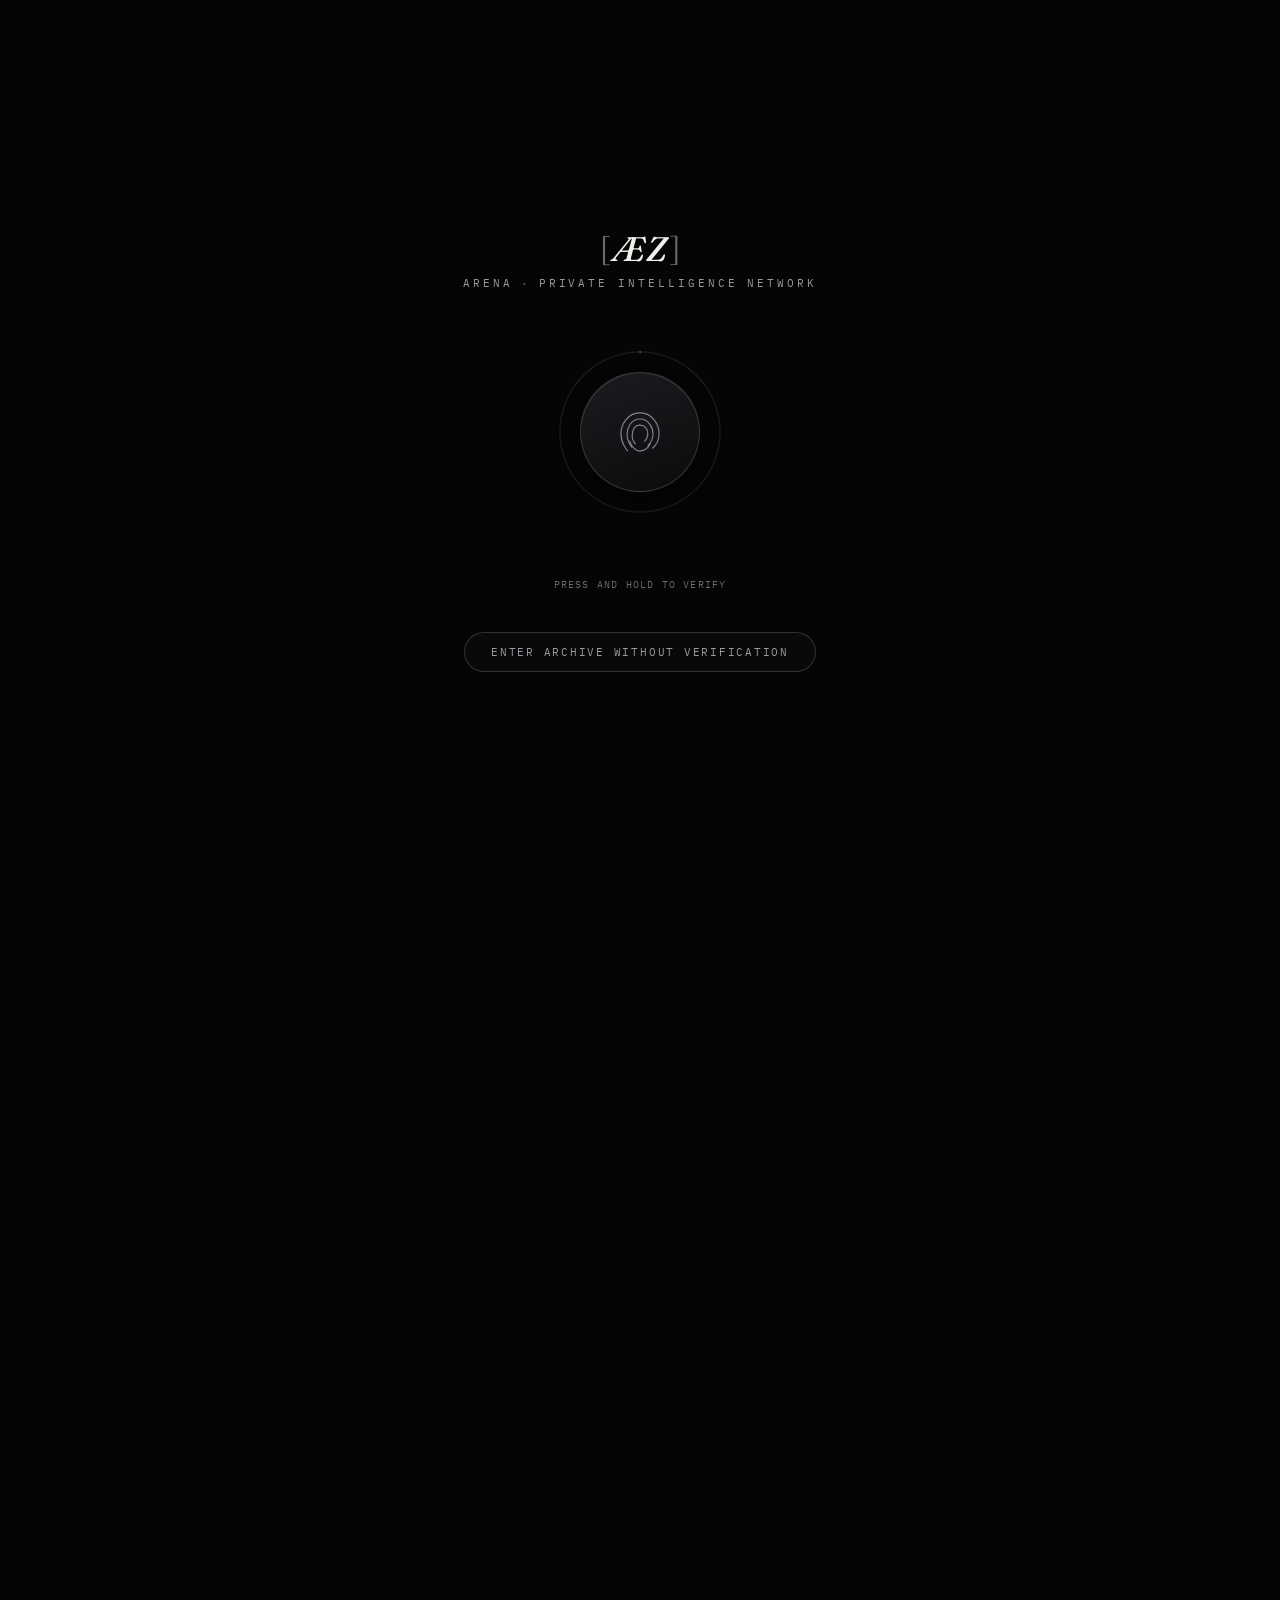
<file: aez-arena.html>
<!DOCTYPE html>
<html lang="en">
<head>
<meta charset="UTF-8">
<meta name="viewport" content="width=device-width, initial-scale=1.0, viewport-fit=cover">
<title>ÆZ — Intelligence Network</title>
<link rel="preconnect" href="https://fonts.googleapis.com">
<link rel="preconnect" href="https://fonts.gstatic.com" crossorigin>
<link href="https://fonts.googleapis.com/css2?family=Fraunces:ital,opsz,wght@0,9..144,300;0,9..144,400;0,9..144,500;0,9..144,600;1,9..144,400;1,9..144,500&family=Manrope:wght@400;500;600;700;800&family=IBM+Plex+Mono:wght@400;500;600&display=swap" rel="stylesheet">
<style>

/* ============================================================
   ÆZ ARENA — DESIGN TOKENS
   ============================================================ */
:root{
  --void:#050505;
  --charcoal:#0b0b0d;
  --graphite:#161619;
  --graphite-2:#1c1c20;
  --glass: rgba(21,21,25,0.60);
  --glass-strong: rgba(24,24,28,0.82);
  --hairline: rgba(255,255,255,0.08);
  --hairline-strong: rgba(255,255,255,0.16);
  --ink:#f1f0eb;
  --dim:#9a99a1;
  --dim-2:#69686f;
  --crimson:#9c2d3c;
  --crimson-bright:#c94b58;
  --crimson-wash: rgba(156,45,60,0.14);
  --silver:#b7b7be;
  --gold:#ad8a4c;
  --r-s:8px; --r-m:14px; --r-l:24px;
  --serif:'Fraunces', serif;
  --sans:'Manrope', sans-serif;
  --mono:'IBM Plex Mono', monospace;
  --ease: cubic-bezier(.22,.9,.32,1);
}

*{box-sizing:border-box; margin:0; padding:0;}
html,body{height:100%;}
body{
  background:var(--void);
  color:var(--ink);
  font-family:var(--sans);
  overflow-x:hidden;
  -webkit-font-smoothing:antialiased;
  min-height:100vh;
}
::selection{ background:var(--crimson-wash); color:var(--ink); }

a{ color:inherit; text-decoration:none; }
button{ font-family:inherit; color:inherit; background:none; border:none; cursor:pointer; }
input{ font-family:inherit; color:inherit; background:none; border:none; outline:none; }

::-webkit-scrollbar{ width:9px; height:9px; }
::-webkit-scrollbar-track{ background:transparent; }
::-webkit-scrollbar-thumb{ background:var(--graphite-2); border-radius:8px; border:2px solid var(--void); }

:focus-visible{ outline:1.5px solid var(--crimson-bright); outline-offset:3px; border-radius:4px; }

@media (prefers-reduced-motion: reduce){
  *{ animation-duration:0.001ms !important; animation-iteration-count:1 !important; transition-duration:0.001ms !important; }
}

/* ============================================================
   ATMOSPHERE — background layer, shared across screens
   ============================================================ */
.atmosphere{
  position:fixed; inset:0; z-index:0; pointer-events:none; overflow:hidden;
  background:var(--void);
}
.atmosphere::before{
  content:''; position:absolute; inset:-10%;
  background:
    radial-gradient(ellipse 700px 500px at 82% 8%, rgba(156,45,60,0.10), transparent 60%),
    radial-gradient(ellipse 800px 600px at 6% 96%, rgba(150,150,160,0.05), transparent 60%),
    radial-gradient(ellipse 1200px 900px at 50% 50%, rgba(255,255,255,0.015), transparent 70%);
}
.atmosphere::after{
  content:'';
  position:absolute; inset:0;
  opacity:0.5;
  background-image:
    linear-gradient(rgba(255,255,255,0.025) 1px, transparent 1px),
    linear-gradient(90deg, rgba(255,255,255,0.025) 1px, transparent 1px);
  background-size:64px 64px;
  mask-image: radial-gradient(ellipse 80% 60% at 50% 30%, black, transparent 75%);
}
.grain{
  position:fixed; inset:0; z-index:1; pointer-events:none; opacity:0.035; mix-blend-mode:overlay;
}

/* ============================================================
   MONOGRAM
   ============================================================ */
.monogram{
  font-family:var(--serif); font-style:italic; font-weight:500;
  letter-spacing:0.02em;
  display:inline-flex; align-items:center; gap:2px;
}
.monogram .bracket{ color:var(--dim-2); font-style:normal; font-weight:300; }
.monogram .mark{ color:var(--ink); }

/* ============================================================
   ACCESS SCREEN
   ============================================================ */
#access{
  position:fixed; inset:0; z-index:50;
  display:flex; align-items:center; justify-content:center;
  background:var(--void);
  transition:opacity 0.9s var(--ease), filter 0.9s var(--ease);
}
#access.leaving{ opacity:0; filter:blur(14px); pointer-events:none; }

.access-inner{
  position:relative; z-index:2;
  display:flex; flex-direction:column; align-items:center;
  padding:32px;
  width:100%; max-width:420px;
  text-align:center;
}
.access-mark{ font-size:34px; margin-bottom:6px; }
.access-tag{
  font-family:var(--mono); font-size:10.5px; letter-spacing:0.28em;
  color:var(--dim); text-transform:uppercase; margin-bottom:56px;
}
.access-tag span{ color:var(--dim-2); margin:0 8px; }

.scanner{
  position:relative;
  width:172px; height:172px;
  display:flex; align-items:center; justify-content:center;
  margin-bottom:34px;
  -webkit-user-select:none; user-select:none;
  touch-action:none;
}
.scanner-ring-bg, .scanner-ring-fg{
  position:absolute; inset:0; transform:rotate(-90deg);
}
.scanner-ring-bg circle{ fill:none; stroke:var(--hairline); stroke-width:1.5; }
.scanner-ring-fg circle{
  fill:none; stroke:var(--crimson-bright); stroke-width:1.5;
  stroke-linecap:round;
  stroke-dasharray:502.4;
  stroke-dashoffset:502.4;
  filter:drop-shadow(0 0 6px rgba(201,75,88,0.5));
  transition:stroke-dashoffset 0.05s linear;
}
.scanner-glow{
  position:absolute; inset:14px; border-radius:50%;
  background:radial-gradient(circle, rgba(156,45,60,0.16), transparent 70%);
  opacity:0; transition:opacity 0.4s var(--ease);
}
.scanner.active .scanner-glow{ opacity:1; }

.scanner-btn{
  position:relative; z-index:2;
  width:120px; height:120px; border-radius:50%;
  background:linear-gradient(160deg, var(--graphite-2), var(--charcoal));
  border:1px solid var(--hairline-strong);
  display:flex; align-items:center; justify-content:center;
  box-shadow: inset 0 1px 1px rgba(255,255,255,0.05), 0 20px 40px -18px rgba(0,0,0,0.9);
  transition:transform 0.2s var(--ease), border-color 0.3s var(--ease);
}
.scanner.pressed .scanner-btn{ transform:scale(0.96); border-color:rgba(201,75,88,0.4); }
.scanner-btn svg{ width:52px; height:52px; }
.scanner-btn .ridge{ fill:none; stroke:var(--dim); stroke-width:1.3; opacity:0.85; transition:stroke 0.4s var(--ease); }
.scanner.active .scanner-btn .ridge{ stroke:var(--crimson-bright); }

.particle{
  position:absolute; width:3px; height:3px; border-radius:50%;
  background:var(--crimson-bright); opacity:0;
  pointer-events:none;
}
.scanner.active .particle{ animation:particle-float 1.4s ease-out infinite; }
@keyframes particle-float{
  0%{ opacity:0; transform:translate(0,0) scale(0.5); }
  15%{ opacity:0.9; }
  100%{ opacity:0; transform:translate(var(--px), var(--py)) scale(1); }
}

.access-status{
  height:16px; margin-bottom:4px;
  font-family:var(--mono); font-size:11px; letter-spacing:0.14em;
  color:var(--dim); text-transform:uppercase;
}
.access-status .pct{ color:var(--crimson-bright); font-weight:600; }
.access-hint{
  font-family:var(--mono); font-size:10px; letter-spacing:0.12em;
  color:var(--dim-2); text-transform:uppercase; margin-top:6px;
  min-height:14px;
}

.access-fallback{
  margin-top:40px;
  font-family:var(--mono); font-size:11px; letter-spacing:0.16em;
  text-transform:uppercase; color:var(--dim);
  padding:12px 26px; border:1px solid var(--hairline-strong); border-radius:100px;
  background:rgba(255,255,255,0.02);
  transition:all 0.25s var(--ease);
}
.access-fallback:hover{ color:var(--ink); border-color:var(--dim); background:rgba(255,255,255,0.045); }

.boot-lines{
  position:fixed; bottom:28px; left:0; right:0; z-index:2;
  display:flex; flex-direction:column; align-items:center; gap:6px;
  font-family:var(--mono); font-size:10px; letter-spacing:0.1em; color:var(--dim-2);
  text-transform:uppercase;
}

/* ============================================================
   APP SHELL
   ============================================================ */
#app{
  position:relative; z-index:2;
  min-height:100vh;
  opacity:0; transform:scale(0.985);
  transition:opacity 0.8s var(--ease) 0.15s, transform 0.8s var(--ease) 0.15s;
}
#app.visible{ opacity:1; transform:scale(1); }

.topbar{
  position:sticky; top:0; z-index:20;
  display:flex; align-items:center; justify-content:space-between;
  padding:16px clamp(16px,4vw,40px);
  background:linear-gradient(var(--void) 55%, transparent);
}
.topbar-left{ display:flex; align-items:center; gap:12px; }
.topbar-mark{ font-size:19px; }
.status-pill{
  display:flex; align-items:center; gap:7px;
  font-family:var(--mono); font-size:10px; letter-spacing:0.1em; text-transform:uppercase;
  color:var(--dim); padding:6px 12px 6px 10px;
  border:1px solid var(--hairline); border-radius:100px;
  background:var(--glass); backdrop-filter:blur(16px);
}
.status-dot{ width:6px; height:6px; border-radius:50%; background:#4caf6b; box-shadow:0 0 0 0 rgba(76,175,107,0.5); animation:pulse-dot 2.4s ease-in-out infinite; }
@keyframes pulse-dot{ 0%,100%{ box-shadow:0 0 0 0 rgba(76,175,107,0.35);} 50%{ box-shadow:0 0 0 5px rgba(76,175,107,0);} }
.topbar-right{ display:flex; align-items:center; gap:10px; }

.search-trigger{
  display:flex; align-items:center; gap:10px;
  padding:8px 10px 8px 14px; border-radius:100px;
  border:1px solid var(--hairline); background:var(--glass); backdrop-filter:blur(16px);
  color:var(--dim); font-size:12.5px; transition:all 0.25s var(--ease);
}
.search-trigger:hover{ border-color:var(--hairline-strong); color:var(--ink); }
.kbd{
  font-family:var(--mono); font-size:10px; color:var(--dim-2);
  border:1px solid var(--hairline-strong); border-radius:5px; padding:2px 6px;
}

/* layout: sidebar + content */
.shell{ display:flex; align-items:flex-start; gap:0; }

.sidebar{
  position:sticky; top:78px;
  flex:0 0 216px;
  margin:6px 0 40px 24px;
  padding:14px 10px;
  border-radius:var(--r-l);
  border:1px solid var(--hairline);
  background:var(--glass);
  backdrop-filter:blur(20px) saturate(140%);
  display:flex; flex-direction:column; gap:2px;
  max-height:calc(100vh - 110px);
}
.nav-item{
  display:flex; align-items:center; gap:12px;
  padding:11px 14px; border-radius:var(--r-m);
  font-size:13px; color:var(--dim); letter-spacing:0.01em;
  transition:all 0.2s var(--ease); position:relative;
}
.nav-item .ic{ width:16px; height:16px; flex:none; opacity:0.85; }
.nav-item:hover{ color:var(--ink); background:rgba(255,255,255,0.035); }
.nav-item.active{ color:var(--ink); background:rgba(156,45,60,0.13); }
.nav-item.active::before{
  content:''; position:absolute; left:0; top:22%; bottom:22%; width:2.5px;
  background:var(--crimson-bright); border-radius:2px;
}
.nav-sep{ height:1px; background:var(--hairline); margin:10px 6px; }
.nav-foot{
  margin-top:10px; padding:10px 12px;
  font-family:var(--mono); font-size:9.5px; letter-spacing:0.1em; color:var(--dim-2);
  text-transform:uppercase; line-height:1.7;
}

main{ flex:1; min-width:0; padding:24px clamp(16px,4vw,44px) 120px; }

.view{ display:none; animation:view-in 0.5s var(--ease); }
.view.active{ display:block; }
@keyframes view-in{ from{ opacity:0; transform:translateY(10px);} to{opacity:1; transform:translateY(0);} }

/* ============================================================
   SHARED TYPE / LABEL SYSTEM
   ============================================================ */
.eyebrow{
  font-family:var(--mono); font-size:10.5px; letter-spacing:0.22em; text-transform:uppercase;
  color:var(--crimson-bright); display:flex; align-items:center; gap:8px; margin-bottom:10px;
}
.eyebrow::before{ content:''; width:14px; height:1px; background:var(--crimson-bright); }
.page-title{ font-family:var(--serif); font-weight:500; font-size:clamp(26px,3.4vw,40px); letter-spacing:-0.01em; margin-bottom:10px; }
.page-sub{ color:var(--dim); font-size:14.5px; max-width:560px; line-height:1.6; margin-bottom:32px; }

.glass-panel{
  border:1px solid var(--hairline); background:var(--glass); backdrop-filter:blur(18px) saturate(140%);
  border-radius:var(--r-l);
}

/* ============================================================
   DASHBOARD — bento
   ============================================================ */
.status-strip{
  display:flex; flex-wrap:wrap; gap:10px; margin-bottom:28px;
}
.status-chip{
  font-family:var(--mono); font-size:10.5px; letter-spacing:0.1em; text-transform:uppercase;
  color:var(--dim); padding:8px 14px; border-radius:100px;
  border:1px solid var(--hairline); background:rgba(255,255,255,0.02);
  display:flex; align-items:center; gap:8px;
}
.status-chip b{ color:var(--ink); font-weight:500; }

.bento{
  display:grid; grid-template-columns:repeat(12, 1fr); gap:14px;
}
.card{
  border:1px solid var(--hairline); background:var(--glass); backdrop-filter:blur(16px) saturate(130%);
  border-radius:var(--r-l);
  padding:22px; position:relative; overflow:hidden;
  transition:transform 0.35s var(--ease), border-color 0.35s var(--ease), background 0.35s var(--ease);
  display:flex; flex-direction:column;
}
.card::after{
  content:''; position:absolute; top:-60%; left:-20%; width:60%; height:220%;
  background:linear-gradient(120deg, transparent, rgba(255,255,255,0.035), transparent);
  transform:rotate(12deg) translateX(-140%); transition:transform 0.7s var(--ease);
  pointer-events:none;
}
.card:hover{ transform:translateY(-3px); border-color:var(--hairline-strong); background:var(--glass-strong); }
.card:hover::after{ transform:rotate(12deg) translateX(60%); }
.card .card-icon{ width:22px; height:22px; color:var(--crimson-bright); margin-bottom:16px; }
.card h3{ font-family:var(--serif); font-weight:500; font-size:19px; margin-bottom:8px; }
.card p{ color:var(--dim); font-size:13px; line-height:1.55; flex:1; }
.card .card-meta{ margin-top:16px; display:flex; align-items:center; justify-content:space-between; font-family:var(--mono); font-size:10px; letter-spacing:0.08em; color:var(--dim-2); text-transform:uppercase; }

.c-intel{ grid-column:span 7; min-height:200px; }
.c-members{ grid-column:span 5; min-height:200px; }
.c-events{ grid-column:span 4; }
.c-bulletins{ grid-column:span 4; }
.c-archives{ grid-column:span 4; }
.c-rankings{ grid-column:span 5; }
.c-rules{ grid-column:span 3; }
.c-org{ grid-column:span 4; }
.c-resources{ grid-column:span 6; }
.c-contact{ grid-column:span 6; }

@media (max-width:1000px){
  .c-intel,.c-members,.c-events,.c-bulletins,.c-archives,.c-rankings,.c-rules,.c-org,.c-resources,.c-contact{ grid-column:span 12; }
}

/* section heading (used inside views) */
.section-head{ display:flex; align-items:baseline; justify-content:space-between; margin:44px 0 18px; }
.section-head h2{ font-family:var(--serif); font-weight:500; font-size:20px; }
.section-head span{ font-family:var(--mono); font-size:10.5px; color:var(--dim-2); letter-spacing:0.1em; text-transform:uppercase; }
.view > .section-head:first-of-type{ margin-top:0; }

/* bulletin list */
.bulletin{
  display:flex; gap:14px; padding:16px 4px; border-bottom:1px solid var(--hairline);
}
.bulletin:last-child{ border-bottom:none; }
.bulletin-tag{
  flex:none; font-family:var(--mono); font-size:9.5px; letter-spacing:0.1em; color:var(--crimson-bright);
  border:1px solid rgba(156,45,60,0.4); padding:3px 8px; border-radius:5px; height:fit-content; text-transform:uppercase;
}
.bulletin h4{ font-size:14.5px; font-weight:600; margin-bottom:4px; }
.bulletin p{ color:var(--dim); font-size:12.5px; line-height:1.55; margin-bottom:6px; }
.bulletin .date{ font-family:var(--mono); font-size:10px; color:var(--dim-2); letter-spacing:0.06em; }

/* ============================================================
   GRID LISTS (members/events/resources)
   ============================================================ */
.grid-cards{ display:grid; grid-template-columns:repeat(auto-fill, minmax(230px,1fr)); gap:14px; }

.member-card{
  border:1px solid var(--hairline); background:var(--glass); border-radius:var(--r-l);
  padding:20px; cursor:pointer; transition:all 0.3s var(--ease);
  backdrop-filter:blur(14px);
}
.member-card:hover{ border-color:var(--hairline-strong); transform:translateY(-3px); background:var(--glass-strong); }
.member-avatar{
  width:52px; height:52px; border-radius:50%; margin-bottom:14px;
  display:flex; align-items:center; justify-content:center;
  font-family:var(--serif); font-style:italic; font-size:17px;
  background:linear-gradient(160deg, var(--graphite-2), var(--charcoal));
  border:1px solid var(--hairline-strong);
}
.member-card h4{ font-size:15.5px; font-weight:700; margin-bottom:2px; }
.member-card .role{ font-family:var(--mono); font-size:10px; letter-spacing:0.08em; color:var(--dim); text-transform:uppercase; margin-bottom:12px; }
.pill{
  display:inline-flex; align-items:center; gap:6px;
  font-family:var(--mono); font-size:9.5px; letter-spacing:0.09em; text-transform:uppercase;
  padding:4px 9px; border-radius:100px; border:1px solid var(--hairline-strong); color:var(--dim);
}
.pill.on::before{ content:''; width:5px; height:5px; border-radius:50%; background:#4caf6b; }
.pill.hold::before{ content:''; width:5px; height:5px; border-radius:50%; background:var(--gold); }

.event-card{
  border:1px solid var(--hairline); background:var(--glass); border-radius:var(--r-l);
  padding:20px; cursor:pointer; transition:all 0.3s var(--ease);
}
.event-card:hover{ border-color:var(--hairline-strong); transform:translateY(-3px); background:var(--glass-strong); }
.event-card .op-label{ font-family:var(--mono); font-size:9.5px; letter-spacing:0.14em; color:var(--crimson-bright); text-transform:uppercase; margin-bottom:8px; }
.event-card h4{ font-family:var(--serif); font-size:18px; font-weight:500; margin-bottom:10px; }
.event-row{ display:flex; justify-content:space-between; font-size:12px; color:var(--dim); padding:6px 0; border-top:1px solid var(--hairline); }
.event-row:first-of-type{ border-top:none; }
.event-row b{ color:var(--ink); font-weight:600; }

/* ============================================================
   INVESTIGATION BOARD
   ============================================================ */
.board-search{
  display:flex; align-items:center; gap:12px;
  padding:14px 18px; border-radius:100px; margin-bottom:30px;
  border:1px solid var(--hairline); background:var(--glass); backdrop-filter:blur(16px);
}
.board-search input{ flex:1; font-size:14px; color:var(--ink); }
.board-search input::placeholder{ color:var(--dim-2); }
.board-search svg{ width:16px; height:16px; color:var(--dim); flex:none; }

.board-wrap{ position:relative; min-height:420px; }
.board-svg{ position:absolute; inset:0; width:100%; height:100%; overflow:visible; }
.board-svg line{ stroke:var(--hairline-strong); stroke-width:1; stroke-dasharray:3 4; }
.board-node{
  position:absolute; width:168px; padding:14px 16px; border-radius:var(--r-m);
  border:1px solid var(--hairline-strong); background:var(--glass-strong); backdrop-filter:blur(14px);
  cursor:pointer; transition:all 0.25s var(--ease); z-index:2;
}
.board-node:hover, .board-node.sel{ border-color:var(--crimson-bright); box-shadow:0 0 0 1px rgba(156,45,60,0.3), 0 20px 40px -20px rgba(0,0,0,0.8); transform:translateY(-2px); }
.board-node .tag{ font-family:var(--mono); font-size:8.5px; letter-spacing:0.1em; color:var(--dim-2); text-transform:uppercase; margin-bottom:6px; }
.board-node .name{ font-size:13px; font-weight:700; line-height:1.3; }
.board-node .sub{ font-family:var(--mono); font-size:9.5px; color:var(--dim); margin-top:4px; text-transform:uppercase; letter-spacing:0.05em; }

.case-detail{ margin-top:26px; padding:24px; }
.case-detail .empty{ color:var(--dim-2); font-size:13px; font-family:var(--mono); text-align:center; padding:30px 0; }

/* ============================================================
   ARCHIVE TIMELINE
   ============================================================ */
.timeline{ position:relative; padding-left:26px; }
.timeline::before{ content:''; position:absolute; left:5px; top:6px; bottom:6px; width:1px; background:var(--hairline-strong); }
.tl-year{ margin-bottom:38px; position:relative; }
.tl-year::before{
  content:''; position:absolute; left:-26px; top:3px; width:11px; height:11px; border-radius:50%;
  background:var(--void); border:2px solid var(--crimson-bright);
}
.tl-year h3{ font-family:var(--serif); font-size:24px; font-weight:500; margin-bottom:16px; }
.tl-entries{ display:flex; flex-direction:column; gap:10px; }
.tl-entry{
  display:flex; align-items:center; justify-content:space-between; gap:16px;
  padding:14px 18px; border-radius:var(--r-m); border:1px solid var(--hairline);
  background:var(--glass); cursor:pointer; transition:all 0.25s var(--ease);
}
.tl-entry:hover{ border-color:var(--hairline-strong); background:var(--glass-strong); transform:translateX(4px); }
.tl-entry .lbl{ font-size:13.5px; font-weight:600; }
.tl-entry .cat{ font-family:var(--mono); font-size:9.5px; color:var(--dim); text-transform:uppercase; letter-spacing:0.08em; margin-top:3px; }
.tl-entry .arrow{ color:var(--dim-2); flex:none; }

/* ============================================================
   RANKINGS
   ============================================================ */
.rank-table{ width:100%; border-collapse:collapse; }
.rank-table th{
  text-align:left; font-family:var(--mono); font-size:10px; letter-spacing:0.1em; text-transform:uppercase;
  color:var(--dim-2); padding:0 14px 12px; font-weight:500;
}
.rank-table td{ padding:14px; font-size:13.5px; border-top:1px solid var(--hairline); }
.rank-table tr:hover td{ background:rgba(255,255,255,0.02); }
.rank-num{ font-family:var(--mono); width:34px; color:var(--dim); }
.rank-num.r1{ color:var(--gold); font-weight:700; }
.rank-num.r2{ color:var(--silver); font-weight:700; }
.rank-num.r3{ color:#a56a48; font-weight:700; }
.rank-points{ font-family:var(--mono); text-align:right; color:var(--ink); }
.rank-bar{ height:3px; background:var(--hairline); border-radius:3px; margin-top:6px; overflow:hidden; }
.rank-bar i{ display:block; height:100%; background:var(--crimson-bright); }

/* ============================================================
   RULES / CLASSIFIED DOCUMENT (inline, e.g. rules view)
   ============================================================ */
.doc-frame{
  border:1px solid var(--hairline-strong); border-radius:var(--r-l); background:var(--glass-strong);
  backdrop-filter:blur(18px); padding:0; overflow:hidden;
}
.doc-head{
  display:flex; flex-wrap:wrap; gap:20px; justify-content:space-between; align-items:flex-start;
  padding:24px 28px; border-bottom:1px solid var(--hairline);
  background:linear-gradient(180deg, rgba(156,45,60,0.06), transparent);
}
.doc-head-left .doc-title{ font-family:var(--serif); font-size:22px; font-weight:500; margin-bottom:4px; }
.doc-head-left .doc-kicker{ font-family:var(--mono); font-size:10px; letter-spacing:0.16em; color:var(--crimson-bright); text-transform:uppercase; }
.doc-meta{ display:flex; gap:22px; flex-wrap:wrap; }
.doc-meta div{ text-align:right; }
.doc-meta .k{ font-family:var(--mono); font-size:9px; color:var(--dim-2); letter-spacing:0.1em; text-transform:uppercase; }
.doc-meta .v{ font-family:var(--mono); font-size:12px; color:var(--ink); margin-top:3px; }
.doc-body{ padding:28px; }
.doc-body h4{ font-family:var(--serif); font-size:15.5px; font-weight:600; margin:22px 0 8px; }
.doc-body h4:first-child{ margin-top:0; }
.doc-body p, .doc-body li{ color:var(--dim); font-size:13.5px; line-height:1.75; }
.doc-body ol, .doc-body ul{ padding-left:20px; margin-top:6px; }
.doc-body li{ margin-bottom:6px; }
.doc-body li::marker{ color:var(--crimson-bright); font-family:var(--mono); font-size:12px; }
.doc-foot{
  padding:16px 28px; border-top:1px solid var(--hairline);
  display:flex; justify-content:space-between; font-family:var(--mono); font-size:9.5px; letter-spacing:0.08em;
  color:var(--dim-2); text-transform:uppercase;
}

/* ============================================================
   MODAL (dossiers / classified docs)
   ============================================================ */
.modal-scrim{
  position:fixed; inset:0; z-index:60; background:rgba(3,3,4,0.72); backdrop-filter:blur(6px);
  display:flex; align-items:center; justify-content:center; padding:24px;
  opacity:0; pointer-events:none; transition:opacity 0.3s var(--ease);
}
.modal-scrim.open{ opacity:1; pointer-events:auto; }
.modal-box{
  width:100%; max-width:620px; max-height:86vh; overflow:auto;
  background:var(--glass-strong); border:1px solid var(--hairline-strong); border-radius:var(--r-l);
  backdrop-filter:blur(24px) saturate(150%);
  transform:translateY(24px) scale(0.98); opacity:0; transition:all 0.4s var(--ease);
  box-shadow:0 40px 80px -30px rgba(0,0,0,0.85);
}
.modal-scrim.open .modal-box{ transform:translateY(0) scale(1); opacity:1; }
.modal-close{
  position:absolute; top:16px; right:16px; width:32px; height:32px; border-radius:50%;
  border:1px solid var(--hairline-strong); background:rgba(0,0,0,0.3); display:flex; align-items:center; justify-content:center;
  color:var(--dim); z-index:2; transition:all 0.2s var(--ease);
}
.modal-close:hover{ color:var(--ink); border-color:var(--dim); }

.dossier-head{
  position:relative; padding:30px 28px 22px; border-bottom:1px solid var(--hairline);
  background:linear-gradient(160deg, rgba(156,45,60,0.10), transparent 60%);
}
.dossier-kicker{ font-family:var(--mono); font-size:9.5px; letter-spacing:0.2em; color:var(--crimson-bright); text-transform:uppercase; margin-bottom:16px; }
.dossier-top{ display:flex; gap:16px; align-items:center; }
.dossier-avatar{
  width:64px; height:64px; border-radius:50%; flex:none;
  display:flex; align-items:center; justify-content:center;
  font-family:var(--serif); font-style:italic; font-size:22px;
  background:linear-gradient(160deg, var(--graphite-2), var(--charcoal));
  border:1px solid var(--hairline-strong);
}
.dossier-name{ font-family:var(--serif); font-size:23px; font-weight:500; }
.dossier-handle{ font-family:var(--mono); font-size:11.5px; color:var(--dim); margin-top:3px; }
.dossier-meta-grid{
  display:grid; grid-template-columns:repeat(2,1fr); gap:12px 24px; padding:20px 28px;
  border-bottom:1px solid var(--hairline);
}
.dossier-meta-grid .k{ font-family:var(--mono); font-size:9px; letter-spacing:0.1em; color:var(--dim-2); text-transform:uppercase; }
.dossier-meta-grid .v{ font-size:13px; margin-top:4px; }
.dossier-body{ padding:22px 28px 30px; }
.dossier-body h4{ font-family:var(--serif); font-size:14.5px; font-weight:600; margin:20px 0 7px; }
.dossier-body h4:first-child{ margin-top:0; }
.dossier-body p{ color:var(--dim); font-size:13px; line-height:1.7; }

/* ============================================================
   SEARCH OVERLAY
   ============================================================ */
.search-overlay{
  position:fixed; inset:0; z-index:70; background:rgba(3,3,4,0.78); backdrop-filter:blur(8px);
  display:flex; align-items:flex-start; justify-content:center; padding:10vh 20px 20px;
  opacity:0; pointer-events:none; transition:opacity 0.3s var(--ease);
}
.search-overlay.open{ opacity:1; pointer-events:auto; }
.search-panel{
  width:100%; max-width:600px; max-height:70vh; display:flex; flex-direction:column;
  background:var(--glass-strong); border:1px solid var(--hairline-strong); border-radius:var(--r-l);
  backdrop-filter:blur(26px) saturate(150%); overflow:hidden;
  transform:translateY(-14px); opacity:0; transition:all 0.35s var(--ease);
  box-shadow:0 50px 90px -30px rgba(0,0,0,0.9);
}
.search-overlay.open .search-panel{ transform:translateY(0); opacity:1; }
.search-input-row{ display:flex; align-items:center; gap:12px; padding:18px 22px; border-bottom:1px solid var(--hairline); }
.search-input-row svg{ width:17px; height:17px; color:var(--dim); flex:none; }
.search-input-row input{ flex:1; font-size:15.5px; color:var(--ink); }
.search-input-row input::placeholder{ color:var(--dim-2); }
.search-esc{ font-family:var(--mono); font-size:9.5px; color:var(--dim-2); border:1px solid var(--hairline-strong); padding:3px 7px; border-radius:5px; }
.search-results{ overflow-y:auto; padding:8px; }
.sr-group{ margin-bottom:6px; }
.sr-group-label{ font-family:var(--mono); font-size:9.5px; letter-spacing:0.14em; color:var(--dim-2); text-transform:uppercase; padding:12px 12px 6px; }
.sr-item{ display:flex; align-items:center; justify-content:space-between; gap:14px; padding:11px 14px; border-radius:var(--r-m); cursor:pointer; transition:background 0.15s; }
.sr-item:hover, .sr-item.hi{ background:rgba(156,45,60,0.14); }
.sr-item .n{ font-size:13.5px; font-weight:600; }
.sr-item .d{ font-size:11.5px; color:var(--dim); margin-top:2px; }
.sr-item .c{ font-family:var(--mono); font-size:9px; color:var(--dim-2); text-transform:uppercase; letter-spacing:0.06em; flex:none; }
.search-empty{ text-align:center; padding:40px 20px; color:var(--dim-2); font-family:var(--mono); font-size:12px; }

/* ============================================================
   BOTTOM NAV (mobile)
   ============================================================ */
.bottom-nav{
  display:none;
}
@media (max-width:880px){
  .sidebar{ display:none; }
  main{ padding-bottom:110px; }
  .bottom-nav{
    display:flex; position:fixed; bottom:16px; left:16px; right:16px; z-index:30;
    border:1px solid var(--hairline-strong); background:var(--glass-strong); backdrop-filter:blur(22px) saturate(150%);
    border-radius:100px; padding:8px; justify-content:space-between;
    box-shadow:0 20px 50px -20px rgba(0,0,0,0.8);
  }
  .bn-item{
    flex:1; display:flex; flex-direction:column; align-items:center; gap:4px; padding:8px 4px;
    border-radius:100px; color:var(--dim); transition:all 0.2s var(--ease);
  }
  .bn-item svg{ width:19px; height:19px; }
  .bn-item span{ font-family:var(--mono); font-size:8.5px; letter-spacing:0.05em; text-transform:uppercase; }
  .bn-item.active{ color:var(--ink); }
  .bn-item.active svg{ color:var(--crimson-bright); }
}
@media (max-width:560px){
  .dossier-meta-grid{ grid-template-columns:1fr 1fr; }
  .doc-meta{ gap:14px; }
}

/* utility icon sizing */
svg.ic-inline{ width:1em; height:1em; }
</style>
</head>
<body>

<div class="atmosphere"></div>
<svg class="grain" width="100%" height="100%">
  <filter id="noiseFilter"><feTurbulence type="fractalNoise" baseFrequency="0.9" numOctaves="2" stitchTiles="stitch"/></filter>
  <rect width="100%" height="100%" filter="url(#noiseFilter)"/>
</svg>

<!-- ============================================================
     ACCESS SCREEN
     ============================================================ -->
<div id="access">
  <div class="access-inner">
    <div class="access-mark monogram"><span class="bracket">[</span><span class="mark">ÆZ</span><span class="bracket">]</span></div>
    <div class="access-tag">ARENA<span>·</span>PRIVATE INTELLIGENCE NETWORK</div>

    <div class="scanner" id="scanner">
      <svg class="scanner-ring-bg" viewBox="0 0 172 172"><circle cx="86" cy="86" r="80"/></svg>
      <svg class="scanner-ring-fg" viewBox="0 0 172 172"><circle id="ringFg" cx="86" cy="86" r="80"/></svg>
      <div class="scanner-glow"></div>
      <div class="scanner-btn" id="scannerBtn">
        <svg viewBox="0 0 60 60" fill="none">
          <path class="ridge" d="M30 8 C15 8 8 22 8 32 C8 44 16 52 16 52"/>
          <path class="ridge" d="M30 15 C19 15 15 26 15 33 C15 42 21 48 21 48"/>
          <path class="ridge" d="M30 22 C23 22 21 29 21 34 C21 40 25 44 25 44"/>
          <path class="ridge" d="M30 8 C45 8 52 22 52 32 C52 40 48 46 44 49"/>
          <path class="ridge" d="M30 15 C40 15 45 25 45 32 C45 38 42 43 39 46"/>
          <path class="ridge" d="M30 22 C36 22 39 27 39 32 C39 36 37 39 35 41"/>
          <path class="ridge" d="M18 40 C20 47 25 52 30 52 C35 52 40 48 42 43"/>
        </svg>
        <span id="particleHost"></span>
      </div>
    </div>

    <div class="access-status" id="accessStatus"></div>
    <div class="access-hint" id="accessHint">PRESS AND HOLD TO VERIFY</div>

    <button class="access-fallback" id="fallbackBtn">Enter Archive Without Verification</button>
  </div>
  <div class="boot-lines" id="bootLines"></div>
</div>

<!-- ============================================================
     APP SHELL
     ============================================================ -->
<div id="app">

  <div class="topbar">
    <div class="topbar-left">
      <div class="monogram topbar-mark"><span class="bracket">[</span><span class="mark">ÆZ</span><span class="bracket">]</span></div>
      <div class="status-pill"><span class="status-dot"></span> SECURE CONNECTION</div>
    </div>
    <div class="topbar-right">
      <button class="search-trigger" id="searchTrigger">
        <svg viewBox="0 0 24 24" fill="none" stroke="currentColor" stroke-width="2" width="15" height="15"><circle cx="11" cy="11" r="7"/><path d="M21 21l-4.3-4.3"/></svg>
        Search the archive…
        <span class="kbd">⌘K</span>
      </button>
    </div>
  </div>

  <div class="shell">
    <nav class="sidebar" id="sidebar">
      <!-- nav items injected -->
    </nav>

    <main>
      <div id="view-root"></div>
    </main>
  </div>

  <nav class="bottom-nav" id="bottomNav"></nav>
</div>

<!-- ============================================================
     MODAL + SEARCH OVERLAY MOUNTS
     ============================================================ -->
<div class="modal-scrim" id="modalScrim">
  <div class="modal-box" id="modalBox" style="position:relative;">
    <button class="modal-close" id="modalClose">
      <svg viewBox="0 0 24 24" fill="none" stroke="currentColor" stroke-width="2" width="15" height="15"><path d="M6 6l12 12M18 6L6 18"/></svg>
    </button>
    <div id="modalContent"></div>
  </div>
</div>

<div class="search-overlay" id="searchOverlay">
  <div class="search-panel">
    <div class="search-input-row">
      <svg viewBox="0 0 24 24" fill="none" stroke="currentColor" stroke-width="2"><circle cx="11" cy="11" r="7"/><path d="M21 21l-4.3-4.3"/></svg>
      <input type="text" id="searchInput" placeholder="Search ÆZ Intelligence…" autocomplete="off">
      <span class="search-esc">ESC</span>
    </div>
    <div class="search-results" id="searchResults"></div>
  </div>
</div>

<script>
/* ============================================================
   ICONS (lucide-style inline svgs, minimal set)
   ============================================================ */
const ICONS = {
  home:'<path d="M3 11l9-7 9 7"/><path d="M5 10v10h5v-6h4v6h5V10"/>',
  intel:'<circle cx="11" cy="11" r="7"/><path d="M21 21l-4.3-4.3"/>',
  members:'<circle cx="9" cy="8" r="3.2"/><path d="M2.5 20c0-3.6 3-6.2 6.5-6.2s6.5 2.6 6.5 6.2"/><circle cx="18" cy="7" r="2.6"/><path d="M15.5 13.4c2.6.4 4.7 2.6 4.7 5.6"/>',
  events:'<rect x="3.5" y="5" width="17" height="15" rx="2.5"/><path d="M8 3v4M16 3v4M3.5 10h17"/>',
  archives:'<path d="M3 7l2-3.5h14L21 7"/><rect x="3.5" y="7" width="17" height="12.5" rx="1.5"/><path d="M10 12.2h4"/>',
  org:'<path d="M12 3l8 4.5v9L12 21l-8-4.5v-9L12 3z"/><path d="M12 3v18M4 7.5l8 4.5 8-4.5"/>',
  rules:'<path d="M6 3h9l4 4v14a1 1 0 01-1 1H6a1 1 0 01-1-1V4a1 1 0 011-1z"/><path d="M14 3v5h5M8.5 12h7M8.5 15.5h7M8.5 8.5h3"/>',
  rank:'<path d="M6 21V10M12 21V4M18 21v-7"/>',
  resources:'<path d="M4 6a2 2 0 012-2h9l5 5v9a2 2 0 01-2 2H6a2 2 0 01-2-2V6z"/><path d="M14 4v5h5"/>',
  contact:'<path d="M4 5h16v13a1 1 0 01-1 1H5a1 1 0 01-1-1V5z"/><path d="M4.5 5.5l7.5 6.5 7.5-6.5"/>',
  more:'<circle cx="5" cy="12" r="1.6"/><circle cx="12" cy="12" r="1.6"/><circle cx="19" cy="12" r="1.6"/>',
  arrow:'<path d="M9 6l6 6-6 6"/>'
};
function icon(name, cls){ return `<svg class="${cls||'ic'}" viewBox="0 0 24 24" fill="none" stroke="currentColor" stroke-width="1.7" stroke-linecap="round" stroke-linejoin="round">${ICONS[name]}</svg>`; }

/* ============================================================
   DATA — placeholder content structured for future replacement
   Source of truth: replace these objects with real ÆZ Arena data.
   ============================================================ */
const MEMBERS = [
  { id:'m1', codename:'Zævii', handle:'@zaevii', role:'Founder · Director', status:'ACTIVE', affiliation:'ÆZ Command', joined:'2024', rank:'DIRECTOR',
    background:'Founded ÆZ Arena in 2024, building it from a small circle of code-and-puzzle enthusiasts into a structured investigative arena with its own systems and archive.',
    activity:'Oversees all active operations, sets the direction for new activity formats, and reviews cases escalated by senior operatives.',
    achievements:'Established the original Pointing System and the first four operation formats still in use today.',
    notes:'[PLACEHOLDER — replace with verified founder bio]' },
  { id:'m2', codename:'Operative Vess', handle:'@vess', role:'Senior Operative · Executive', status:'ACTIVE', affiliation:'Executive Board', joined:'2024', rank:'SENIOR OPERATIVE',
    background:'Placeholder dossier for an executive-level operative. Replace with real member data once available.',
    activity:'Runs Case Review sessions and maintains the Records ledger for the Pointing System.',
    achievements:'Top scorer across two consecutive archive cycles.',
    notes:'[PLACEHOLDER]' },
  { id:'m3', codename:'Operative Kade', handle:'@kade', role:'Operative', status:'ACTIVE', affiliation:'Field Division', joined:'2025', rank:'OPERATIVE',
    background:'Placeholder dossier. Field-division operative involved in Black Operation exercises.',
    activity:'Regular participant in Campaign Breach and Last Chat System rounds.',
    achievements:'Cleared three consecutive Case Review rounds without penalty.',
    notes:'[PLACEHOLDER]' },
  { id:'m4', codename:'Operative Iro', handle:'@iro', role:'Recruit', status:'ON HOLD', affiliation:'Field Division', joined:'2026', rank:'RECRUIT',
    background:'Placeholder dossier for a recently registered recruit awaiting clearance review.',
    activity:'Currently completing Code Class onboarding modules.',
    achievements:'—',
    notes:'[PLACEHOLDER]' },
];

const EVENTS = [
  { id:'e1', op:'BLACK OPERATION', name:'Operation Nightglass', status:'ACTIVE', date:'SEP 12, 2026', participants:24,
    detail:'A timed field exercise built around layered puzzle-solving under pressure. Teams compete to reach the final cipher before the clock expires.' },
  { id:'e2', op:'CODE CLASS', name:'Cycle 09 — Applied Cryptography', status:'UPCOMING', date:'SEP 20, 2026', participants:31,
    detail:'A structured teaching session covering a new class of ciphers before they appear in live operations.' },
  { id:'e3', op:'CAMPAIGN BREACH', name:'Breach Line — Sector 4', status:'COMPLETED', date:'AUG 30, 2026', participants:18,
    detail:'A multi-stage campaign event where operatives progressively "breach" a sequence of guarded objectives.' },
  { id:'e4', op:'CASE REVIEW', name:'Quarterly Case Review — Q3', status:'COMPLETED', date:'AUG 14, 2026', participants:42,
    detail:'A review of open and closed cases from the quarter, used to settle disputed points and close records.' },
  { id:'e5', op:'LAST CHAT SYSTEM', name:'LCS Round 17', status:'COMPLETED', date:'JUL 29, 2026', participants:36,
    detail:'An elimination-style social-deduction format run entirely through the arena chat channel.' },
];

const ARCHIVE = [
  { year:'2026', entries:[
    { id:'a1', label:'Operation Nightglass — Case File', cat:'Event' },
    { id:'a2', label:'System Update: Pointing Recalibration', cat:'Announcement' },
    { id:'a3', label:'Q3 Case Review — Closed Record', cat:'Record' },
  ]},
  { year:'2025', entries:[
    { id:'a4', label:'Campaign Breach — Full Season Archive', cat:'Archive' },
    { id:'a5', label:'Executives Reshuffle Notice', cat:'Announcement' },
    { id:'a6', label:'Code Class Curriculum v2', cat:'Record' },
  ]},
  { year:'2024', entries:[
    { id:'a7', label:'Founding Charter — ÆZ Arena', cat:'Record' },
    { id:'a8', label:'First Black Operation — After Action Report', cat:'Event' },
  ]},
];

const RANKINGS = [
  { name:'Zævii', rank:'DIRECTOR', points:4820, pct:100 },
  { name:'Operative Vess', rank:'SENIOR OPERATIVE', points:3990, pct:83 },
  { name:'Operative Kade', rank:'OPERATIVE', points:3110, pct:65 },
  { name:'Operative Rho', rank:'OPERATIVE', points:2440, pct:51 },
  { name:'Operative Sable', rank:'OPERATIVE', points:1870, pct:39 },
  { name:'Operative Iro', rank:'RECRUIT', points:640, pct:13 },
];

const RESOURCES = [
  { id:'r1', label:'Onboarding Brief for New Recruits', kind:'Guide' },
  { id:'r2', label:'Cipher Handbook — Editions 1 through 4', kind:'Reference' },
  { id:'r3', label:'Pointing System: Full Ruleset', kind:'Reference' },
  { id:'r4', label:'Case Review Submission Template', kind:'Template' },
];

const RULES_SECTIONS = [
  { h:'Clearance & Conduct', items:[
    'All operatives act in good faith; deliberate sabotage of another operative\'s case is a breach.',
    'Codenames stay consistent once registered — no impersonation of another operative\'s identity.',
    'Disputes are settled through Case Review, not through direct confrontation.'
  ]},
  { h:'Operations', items:[
    'Each operation format (Black Operation, Code Class, Campaign Breach, Case Review, Last Chat System) has its own scoring rules, published separately.',
    'Late entry to a live operation is permitted only before the first checkpoint closes.',
    'Points are logged to the Records ledger within 48 hours of an operation closing.'
  ]},
  { h:'Archive & Records', items:[
    'Closed cases are archived permanently and remain searchable by any registered operative.',
    'Corrections to an archived record must go through a formal Case Review request.'
  ]},
];

/* search index built from the data above */
function buildIndex(){
  const idx = [];
  MEMBERS.forEach(m => idx.push({cat:'Members', name:m.codename, desc:m.role, open:()=>openMember(m.id)}));
  EVENTS.forEach(e => idx.push({cat:'Events', name:e.name, desc:e.op+' · '+e.date, open:()=>openEvent(e.id)}));
  ARCHIVE.forEach(y => y.entries.forEach(a => idx.push({cat:'Archives', name:a.label, desc:y.year+' · '+a.cat, open:()=>openArchiveDoc(a.id,y.year)})));
  RESOURCES.forEach(r => idx.push({cat:'Resources', name:r.label, desc:r.kind, open:()=>{switchView('resources');}}));
  idx.push({cat:'Rules', name:'Rules & Guidelines', desc:'Full ruleset', open:()=>switchView('rules')});
  idx.push({cat:'Organization', name:'About ÆZ', desc:'Founding & structure', open:()=>switchView('organization')});
  idx.push({cat:'Rankings', name:'Pointing System — Rankings', desc:'Current leaderboard', open:()=>switchView('rankings')});
  return idx;
}
const SEARCH_INDEX = buildIndex();

/* ============================================================
   NAVIGATION
   ============================================================ */
const NAV = [
  { id:'home', label:'Home', ic:'home' },
  { id:'intel', label:'Intelligence', ic:'intel' },
  { id:'members', label:'Members', ic:'members' },
  { id:'events', label:'Events', ic:'events' },
  { id:'archives', label:'Archives', ic:'archives' },
  { id:'organization', label:'Organization', ic:'org' },
  { id:'rules', label:'Rules', ic:'rules' },
  { id:'rankings', label:'Rankings', ic:'rank' },
  { id:'resources', label:'Resources', ic:'resources' },
  { id:'contact', label:'Contact', ic:'contact' },
];
const MOBILE_NAV = ['home','intel','members','events','more'];

function renderSidebar(){
  const el = document.getElementById('sidebar');
  el.innerHTML = NAV.map(n => `
    <button class="nav-item" data-view="${n.id}">
      ${icon(n.ic,'ic')}<span>${n.label}</span>
    </button>`).join('') + `
    <div class="nav-sep"></div>
    <div class="nav-foot">CLEARANCE: OPERATIVE<br>SESSION 09.06.2026</div>`;
  el.querySelectorAll('.nav-item').forEach(b => b.addEventListener('click', ()=>switchView(b.dataset.view)));
}

function renderBottomNav(){
  const el = document.getElementById('bottomNav');
  const labelFor = {home:'Home',intel:'Intel',members:'Members',events:'Events',more:'More'};
  el.innerHTML = MOBILE_NAV.map(id => `
    <button class="bn-item" data-view="${id==='more'?'organization':id}">
      ${icon(id==='more'?'more':(id==='intel'?'intel':id),'')}
      <span>${labelFor[id]}</span>
    </button>`).join('');
  el.querySelectorAll('.bn-item').forEach(b => b.addEventListener('click', ()=>switchView(b.dataset.view)));
}

function setActiveNav(view){
  document.querySelectorAll('.nav-item').forEach(b => b.classList.toggle('active', b.dataset.view===view));
  document.querySelectorAll('.bn-item').forEach(b => b.classList.toggle('active', b.dataset.view===view));
}

/* ============================================================
   VIEW RENDERERS
   ============================================================ */
function viewHome(){
  return `
  <div class="eyebrow">Command Center</div>
  <h1 class="page-title">Welcome back, Operative.</h1>
  <p class="page-sub">Every open case, active operation and archived record in one place. Clearance level: Operative.</p>

  <div class="status-strip">
    <div class="status-chip"><span class="status-dot"></span>SYSTEM <b>ONLINE</b></div>
    <div class="status-chip">ARCHIVE STATUS <b>ACTIVE</b></div>
    <div class="status-chip">OPEN CASES <b>${EVENTS.filter(e=>e.status==='ACTIVE').length}</b></div>
    <div class="status-chip">REGISTERED OPERATIVES <b>${MEMBERS.length}</b></div>
  </div>

  <div class="bento">
    <div class="card c-intel" data-view="intel">${icon('intel','card-icon')}<h3>Intelligence</h3><p>Open the investigation board — search cases, cross-reference operatives, and trace connections between events.</p><div class="card-meta"><span>3 active threads</span>${icon('arrow','')}</div></div>
    <div class="card c-members" data-view="members">${icon('members','card-icon')}<h3>Members</h3><p>Browse operative dossiers, ranks and affiliations.</p><div class="card-meta"><span>${MEMBERS.length} on file</span>${icon('arrow','')}</div></div>
    <div class="card c-events" data-view="events">${icon('events','card-icon')}<h3>Events</h3><p>Active and past operations across all five formats.</p><div class="card-meta"><span>${EVENTS.length} logged</span>${icon('arrow','')}</div></div>
    <div class="card c-bulletins" data-view="home">${icon('resources','card-icon')}<h3>Announcements</h3><p>Latest bulletins from ÆZ Command.</p><div class="card-meta"><span>2 new</span>${icon('arrow','')}</div></div>
    <div class="card c-archives" data-view="archives">${icon('archives','card-icon')}<h3>Archives</h3><p>The full historical record, organized by year.</p><div class="card-meta"><span>Since 2024</span>${icon('arrow','')}</div></div>
    <div class="card c-rankings" data-view="rankings">${icon('rank','card-icon')}<h3>Rankings</h3><p>Current standings under the Pointing System.</p><div class="card-meta"><span>Updated weekly</span>${icon('arrow','')}</div></div>
    <div class="card c-rules" data-view="rules">${icon('rules','card-icon')}<h3>Rules</h3><p>Conduct, operations and archive policy.</p><div class="card-meta"><span>v3</span>${icon('arrow','')}</div></div>
    <div class="card c-org" data-view="organization">${icon('org','card-icon')}<h3>Organization</h3><p>Founding, structure and executives.</p><div class="card-meta"><span>Est. 2024</span>${icon('arrow','')}</div></div>
    <div class="card c-resources" data-view="resources">${icon('resources','card-icon')}<h3>Resources</h3><p>Handbooks, templates and reference material.</p><div class="card-meta"><span>${RESOURCES.length} documents</span>${icon('arrow','')}</div></div>
    <div class="card c-contact" data-view="contact">${icon('contact','card-icon')}<h3>Contact / Support</h3><p>Reach ÆZ Command with a question or a report.</p><div class="card-meta"><span>Response in 24h</span>${icon('arrow','')}</div></div>
  </div>

  <div class="section-head"><h2>ÆZ Bulletin</h2><span>Latest reports</span></div>
  <div class="glass-panel" style="padding:6px 20px;">
    <div class="bulletin"><div class="bulletin-tag">New</div><div><h4>System Update: Pointing Recalibration</h4><p>Point weighting for Case Review has been adjusted ahead of the Q4 cycle.</p><div class="date">09.04.2026</div></div></div>
    <div class="bulletin"><div class="bulletin-tag">Notice</div><div><h4>Operation Nightglass now accepting entries</h4><p>Registration for the next Black Operation closes at the first checkpoint.</p><div class="date">09.01.2026</div></div></div>
  </div>
  `;
}

function viewIntel(){
  return `
  <div class="eyebrow">Investigation Mode</div>
  <h1 class="page-title">Case Board</h1>
  <p class="page-sub">Search across every record in the archive, or trace the connections on the board below.</p>

  <div class="board-search">
    ${icon('intel','')}
    <input type="text" id="boardSearch" placeholder="Search the ÆZ database…">
  </div>

  <div class="board-wrap" id="boardWrap">
    <svg class="board-svg" id="boardSvg"></svg>
    <div class="board-node" style="top:10px; left:0;" data-node="m1">
      <div class="tag">Member</div><div class="name">Zævii</div><div class="sub">Director</div>
    </div>
    <div class="board-node" style="top:0px; left:calc(50% - 84px);" data-node="e1">
      <div class="tag">Event</div><div class="name">Operation Nightglass</div><div class="sub">Active</div>
    </div>
    <div class="board-node" style="top:20px; right:0;" data-node="a1">
      <div class="tag">Archive</div><div class="name">Case File — Nightglass</div><div class="sub">2026</div>
    </div>
    <div class="board-node" style="top:210px; left:calc(50% - 84px);" data-node="m2">
      <div class="tag">Member</div><div class="name">Operative Vess</div><div class="sub">Senior Operative</div>
    </div>
    <div class="board-node" style="top:210px; left:0;" data-node="e4">
      <div class="tag">Event</div><div class="name">Q3 Case Review</div><div class="sub">Completed</div>
    </div>
    <div class="board-node" style="top:210px; right:0;" data-node="m3">
      <div class="tag">Member</div><div class="name">Operative Kade</div><div class="sub">Operative</div>
    </div>
  </div>

  <div class="glass-panel case-detail" id="caseDetail">
    <div class="empty">SELECT A NODE TO OPEN ITS RECORD</div>
  </div>
  `;
}

function drawBoardLines(){
  const wrap = document.getElementById('boardWrap');
  const svg = document.getElementById('boardSvg');
  if(!wrap || !svg) return;
  const pairs = [['m1','e1'],['e1','a1'],['m1','e4'],['e1','m2'],['m2','m3'],['e4','m3']];
  const rect = wrap.getBoundingClientRect();
  svg.setAttribute('viewBox', `0 0 ${rect.width} ${rect.height}`);
  svg.innerHTML = pairs.map(([a,b])=>{
    const na = wrap.querySelector(`[data-node="${a}"]`), nb = wrap.querySelector(`[data-node="${b}"]`);
    if(!na||!nb) return '';
    const ra = na.getBoundingClientRect(), rb = nb.getBoundingClientRect();
    const x1 = ra.left-rect.left+ra.width/2, y1 = ra.top-rect.top+ra.height/2;
    const x2 = rb.left-rect.left+rb.width/2, y2 = rb.top-rect.top+rb.height/2;
    return `<line x1="${x1}" y1="${y1}" x2="${x2}" y2="${y2}"/>`;
  }).join('');
}

function bindIntelView(){
  drawBoardLines();
  window.addEventListener('resize', drawBoardLines);
  document.querySelectorAll('.board-node').forEach(n=>{
    n.addEventListener('click', ()=>{
      document.querySelectorAll('.board-node').forEach(x=>x.classList.remove('sel'));
      n.classList.add('sel');
      const id = n.dataset.node;
      renderCaseDetail(id);
    });
  });
  document.getElementById('boardSearch').addEventListener('input', (e)=>{
    // lightweight inline search feeding the same detail panel
    const q = e.target.value.trim().toLowerCase();
    if(!q) return;
    const hit = SEARCH_INDEX.find(i => i.name.toLowerCase().includes(q));
    if(hit){
      document.getElementById('caseDetail').innerHTML = `
        <div class="dossier-kicker">${hit.cat}</div>
        <div style="font-family:var(--serif); font-size:19px; margin-bottom:6px;">${hit.name}</div>
        <p style="color:var(--dim); font-size:13px; margin-bottom:14px;">${hit.desc}</p>
        <button class="access-fallback" style="margin:0;" onclick="(${hit.open.toString()})()">Open Record</button>
      `;
    }
  });
}

function renderCaseDetail(id){
  const box = document.getElementById('caseDetail');
  const m = MEMBERS.find(x=>x.id===id);
  const e = EVENTS.find(x=>x.id===id);
  if(m){
    box.innerHTML = `<div class="dossier-kicker">Case File · Member</div>
      <div style="font-family:var(--serif); font-size:19px; margin-bottom:6px;">${m.codename}</div>
      <p style="color:var(--dim); font-size:13px; margin-bottom:14px;">${m.role} · ${m.affiliation}</p>
      <button class="access-fallback" style="margin:0;" onclick="openMember('${m.id}')">Open Full Dossier</button>`;
  } else if(e){
    box.innerHTML = `<div class="dossier-kicker">Case File · Event</div>
      <div style="font-family:var(--serif); font-size:19px; margin-bottom:6px;">${e.name}</div>
      <p style="color:var(--dim); font-size:13px; margin-bottom:14px;">${e.op} · ${e.date} · ${e.status}</p>
      <button class="access-fallback" style="margin:0;" onclick="openEvent('${e.id}')">Open Full Dossier</button>`;
  } else {
    box.innerHTML = `<div class="dossier-kicker">Case File · Archive</div>
      <div style="font-family:var(--serif); font-size:19px; margin-bottom:6px;">Nightglass Case File</div>
      <p style="color:var(--dim); font-size:13px; margin-bottom:14px;">Archived record, 2026.</p>
      <button class="access-fallback" style="margin:0;" onclick="openArchiveDoc('a1','2026')">Open Full Record</button>`;
  }
}

function viewMembers(){
  return `
  <div class="eyebrow">Personnel File</div>
  <h1 class="page-title">Members</h1>
  <p class="page-sub">Every registered operative, ranked and cross-referenced against the archive.</p>
  <div class="grid-cards">
    ${MEMBERS.map(m=>`
      <div class="member-card" onclick="openMember('${m.id}')">
        <div class="member-avatar">${m.codename[0]}</div>
        <h4>${m.codename}</h4>
        <div class="role">${m.role}</div>
        <span class="pill ${m.status==='ACTIVE'?'on':'hold'}">${m.status}</span>
      </div>`).join('')}
  </div>
  `;
}

function viewEvents(){
  return `
  <div class="eyebrow">Operation Log</div>
  <h1 class="page-title">Events</h1>
  <p class="page-sub">Every operation, past and present, across all five formats.</p>
  <div class="grid-cards">
    ${EVENTS.map(e=>`
      <div class="event-card" onclick="openEvent('${e.id}')">
        <div class="op-label">${e.op}</div>
        <h4>${e.name}</h4>
        <div class="event-row"><span>Status</span><b>${e.status}</b></div>
        <div class="event-row"><span>Date</span><b>${e.date}</b></div>
        <div class="event-row"><span>Participants</span><b>${e.participants}</b></div>
      </div>`).join('')}
  </div>
  `;
}

function viewArchives(){
  return `
  <div class="eyebrow">Historical Record</div>
  <h1 class="page-title">Archives</h1>
  <p class="page-sub">Browse the full record by year. Every closed case is retained permanently.</p>
  <div class="timeline">
    ${ARCHIVE.map(y=>`
      <div class="tl-year">
        <h3>${y.year}</h3>
        <div class="tl-entries">
          ${y.entries.map(a=>`
            <div class="tl-entry" onclick="openArchiveDoc('${a.id}','${y.year}')">
              <div><div class="lbl">${a.label}</div><div class="cat">${a.cat}</div></div>
              <span class="arrow">${icon('arrow','')}</span>
            </div>`).join('')}
        </div>
      </div>`).join('')}
  </div>
  `;
}

function viewOrganization(){
  return `
  <div class="eyebrow">Classified · Public</div>
  <h1 class="page-title">Organization</h1>
  <div class="doc-frame">
    <div class="doc-head">
      <div class="doc-head-left"><div class="doc-kicker">Classified Document</div><div class="doc-title">About ÆZ</div></div>
      <div class="doc-meta">
        <div><div class="k">Document ID</div><div class="v">AZ-2024-001</div></div>
        <div><div class="k">Clearance</div><div class="v">Public</div></div>
        <div><div class="k">Status</div><div class="v">Active</div></div>
      </div>
    </div>
    <div class="doc-body">
      <h4>Founding</h4>
      <p>ÆZ Arena was founded in 2024 by Zævii, beginning as a small, technology-driven arena built around codes and puzzles. It has since grown into a broader investigative arena, expanding its activity formats while continuing to refine its internal systems.</p>
      <h4>Structure</h4>
      <p>ÆZ is organized around an Executive Board that sets direction and rules, and a Field Division made up of registered operatives who take part in operations. All activity is tracked through the Pointing System and preserved in the Archive.</p>
      <h4>Executives</h4>
      <p>[PLACEHOLDER] — replace with the current Executive Board roster. Example format: <b style="color:var(--ink)">Operative Vess</b> — Executive, Case Review.</p>
    </div>
    <div class="doc-foot"><span>Last Updated 09.06.2026</span><span>ÆZ Arena · Est. 2024</span></div>
  </div>
  `;
}

function viewRules(){
  return `
  <div class="eyebrow">Classified · Restricted</div>
  <h1 class="page-title">Rules &amp; Guidelines</h1>
  <div class="doc-frame">
    <div class="doc-head">
      <div class="doc-head-left"><div class="doc-kicker">Classified Document</div><div class="doc-title">ÆZ Ruleset v3</div></div>
      <div class="doc-meta">
        <div><div class="k">Document ID</div><div class="v">AZ-2026-003</div></div>
        <div><div class="k">Clearance</div><div class="v">Operative</div></div>
        <div><div class="k">Status</div><div class="v">In Effect</div></div>
      </div>
    </div>
    <div class="doc-body">
      ${RULES_SECTIONS.map(s=>`<h4>${s.h}</h4><ul>${s.items.map(i=>`<li>${i}</li>`).join('')}</ul>`).join('')}
    </div>
    <div class="doc-foot"><span>Last Updated 09.06.2026</span><span>Revision 3</span></div>
  </div>
  `;
}

function viewRankings(){
  return `
  <div class="eyebrow">Pointing System</div>
  <h1 class="page-title">Rankings</h1>
  <p class="page-sub">Standings update automatically as Case Review closes each cycle's records.</p>
  <div class="glass-panel" style="padding:8px 20px 18px; overflow-x:auto;">
    <table class="rank-table">
      <thead><tr><th>#</th><th>Operative</th><th>Rank</th><th style="text-align:right;">Points</th></tr></thead>
      <tbody>
        ${RANKINGS.map((r,i)=>`
          <tr>
            <td class="rank-num ${i===0?'r1':i===1?'r2':i===2?'r3':''}">${i+1}</td>
            <td>${r.name}<div class="rank-bar"><i style="width:${r.pct}%"></i></div></td>
            <td style="color:var(--dim); font-family:var(--mono); font-size:11.5px;">${r.rank}</td>
            <td class="rank-points">${r.points.toLocaleString()}</td>
          </tr>`).join('')}
      </tbody>
    </table>
  </div>
  `;
}

function viewResources(){
  return `
  <div class="eyebrow">Reference</div>
  <h1 class="page-title">Resources</h1>
  <p class="page-sub">Handbooks, templates and reference documents for registered operatives.</p>
  <div class="glass-panel" style="padding:6px 10px;">
    ${RESOURCES.map(r=>`
      <div class="tl-entry" style="margin:8px;" onclick="alert('Placeholder — attach the real document for: ${r.label}')">
        <div><div class="lbl">${r.label}</div><div class="cat">${r.kind}</div></div>
        <span class="arrow">${icon('arrow','')}</span>
      </div>`).join('')}
  </div>
  `;
}

function viewContact(){
  return `
  <div class="eyebrow">Support Channel</div>
  <h1 class="page-title">Contact ÆZ Command</h1>
  <p class="page-sub">Reach the Executive Board with a question, a dispute, or a report.</p>
  <div class="glass-panel" style="padding:26px; max-width:520px;">
    <div style="display:flex; flex-direction:column; gap:14px;">
      <div><div class="k" style="font-family:var(--mono); font-size:10px; color:var(--dim-2); letter-spacing:0.1em; text-transform:uppercase; margin-bottom:6px;">Discord</div><div style="font-size:14px;">[PLACEHOLDER — invite link]</div></div>
      <div><div class="k" style="font-family:var(--mono); font-size:10px; color:var(--dim-2); letter-spacing:0.1em; text-transform:uppercase; margin-bottom:6px;">Email</div><div style="font-size:14px;">[PLACEHOLDER — contact address]</div></div>
      <div><div class="k" style="font-family:var(--mono); font-size:10px; color:var(--dim-2); letter-spacing:0.1em; text-transform:uppercase; margin-bottom:6px;">Response Time</div><div style="font-size:14px; color:var(--dim);">Typically within 24 hours</div></div>
    </div>
  </div>
  `;
}

const VIEWS = {
  home: viewHome, intel: viewIntel, members: viewMembers, events: viewEvents,
  archives: viewArchives, organization: viewOrganization, rules: viewRules,
  rankings: viewRankings, resources: viewResources, contact: viewContact,
};

function switchView(id){
  if(!VIEWS[id]) id='home';
  const root = document.getElementById('view-root');
  root.style.opacity='0';
  setTimeout(()=>{
    root.innerHTML = `<div class="view active">${VIEWS[id]()}</div>`;
    root.style.opacity='1';
    setActiveNav(id);
    // bind per-view dashboard card navigation
    root.querySelectorAll('.card[data-view]').forEach(c=>c.addEventListener('click', ()=>switchView(c.dataset.view)));
    if(id==='intel') bindIntelView();
    window.scrollTo({top:0, behavior:'instant' in window ? 'instant':'auto'});
  }, 160);
}

/* ============================================================
   MODAL LOGIC
   ============================================================ */
const scrim = document.getElementById('modalScrim');
const modalContent = document.getElementById('modalContent');
function openModal(html){
  modalContent.innerHTML = html;
  scrim.classList.add('open');
  document.body.style.overflow='hidden';
}
function closeModal(){
  scrim.classList.remove('open');
  document.body.style.overflow='';
}
document.getElementById('modalClose').addEventListener('click', closeModal);
scrim.addEventListener('click', (e)=>{ if(e.target===scrim) closeModal(); });

function openMember(id){
  const m = MEMBERS.find(x=>x.id===id); if(!m) return;
  openModal(`
    <div class="dossier-head">
      <div class="dossier-kicker">Subject Dossier</div>
      <div class="dossier-top">
        <div class="dossier-avatar">${m.codename[0]}</div>
        <div><div class="dossier-name">${m.codename}</div><div class="dossier-handle">${m.handle} · ${m.status}</div></div>
      </div>
    </div>
    <div class="dossier-meta-grid">
      <div><div class="k">Affiliation</div><div class="v">${m.affiliation}</div></div>
      <div><div class="k">Role</div><div class="v">${m.role}</div></div>
      <div><div class="k">Joined</div><div class="v">${m.joined}</div></div>
      <div><div class="k">Rank</div><div class="v">${m.rank}</div></div>
    </div>
    <div class="dossier-body">
      <h4>Background</h4><p>${m.background}</p>
      <h4>Activity</h4><p>${m.activity}</p>
      <h4>Achievements</h4><p>${m.achievements}</p>
      <h4>Notes</h4><p>${m.notes}</p>
    </div>
  `);
}

function openEvent(id){
  const e = EVENTS.find(x=>x.id===id); if(!e) return;
  openModal(`
    <div class="dossier-head">
      <div class="dossier-kicker">${e.op}</div>
      <div class="dossier-top"><div><div class="dossier-name">${e.name}</div><div class="dossier-handle">Event Record</div></div></div>
    </div>
    <div class="dossier-meta-grid">
      <div><div class="k">Status</div><div class="v">${e.status}</div></div>
      <div><div class="k">Date</div><div class="v">${e.date}</div></div>
      <div><div class="k">Participants</div><div class="v">${e.participants}</div></div>
      <div><div class="k">Record</div><div class="v">View Archive</div></div>
    </div>
    <div class="dossier-body">
      <h4>Summary</h4><p>${e.detail}</p>
      <h4>Related Records</h4><p>Cross-referenced with the Archives and Pointing System once the operation closes.</p>
    </div>
  `);
}

function openArchiveDoc(id, year){
  const entry = ARCHIVE.flatMap(y=>y.entries).find(a=>a.id===id) || {label:'Archived Record', cat:'Record'};
  openModal(`
    <div class="doc-head" style="border-bottom:1px solid var(--hairline);">
      <div class="doc-head-left"><div class="doc-kicker">Classified Document</div><div class="doc-title">${entry.label}</div></div>
      <div class="doc-meta">
        <div><div class="k">Category</div><div class="v">${entry.cat}</div></div>
        <div><div class="k">Year</div><div class="v">${year}</div></div>
        <div><div class="k">Status</div><div class="v">Archived</div></div>
      </div>
    </div>
    <div class="doc-body">
      <h4>Record</h4>
      <p>[PLACEHOLDER] — attach the underlying document, image set, or write-up for this archived record once available. This entry is preserved permanently and searchable by any registered operative.</p>
    </div>
    <div class="doc-foot"><span>Archived ${year}</span><span>ÆZ Arena Records</span></div>
  `);
}

/* ============================================================
   SEARCH OVERLAY LOGIC
   ============================================================ */
const searchOverlay = document.getElementById('searchOverlay');
const searchInput = document.getElementById('searchInput');
const searchResults = document.getElementById('searchResults');

function openSearch(){
  searchOverlay.classList.add('open');
  document.body.style.overflow='hidden';
  setTimeout(()=>searchInput.focus(), 50);
  renderSearchResults('');
}
function closeSearch(){
  searchOverlay.classList.remove('open');
  document.body.style.overflow='';
  searchInput.value='';
}
document.getElementById('searchTrigger').addEventListener('click', openSearch);
searchOverlay.addEventListener('click', (e)=>{ if(e.target===searchOverlay) closeSearch(); });

function renderSearchResults(q){
  q = q.trim().toLowerCase();
  const filtered = q ? SEARCH_INDEX.filter(i => i.name.toLowerCase().includes(q) || i.desc.toLowerCase().includes(q)) : SEARCH_INDEX.slice(0,8);
  if(filtered.length===0){
    searchResults.innerHTML = `<div class="search-empty">NO MATCHING RECORDS FOUND</div>`;
    return;
  }
  const groups = {};
  filtered.forEach(i => { (groups[i.cat] = groups[i.cat]||[]).push(i); });
  searchResults.innerHTML = Object.entries(groups).map(([cat, items])=>`
    <div class="sr-group">
      <div class="sr-group-label">${cat}</div>
      ${items.map(i=>`<div class="sr-item" data-name="${i.name}"><div><div class="n">${i.name}</div><div class="d">${i.desc}</div></div><div class="c">${cat}</div></div>`).join('')}
    </div>`).join('');
  searchResults.querySelectorAll('.sr-item').forEach((el, idx)=>{
    el.addEventListener('click', ()=>{
      const item = filtered[idx];
      closeSearch();
      item.open();
    });
  });
}
searchInput.addEventListener('input', (e)=>renderSearchResults(e.target.value));

document.addEventListener('keydown', (e)=>{
  if((e.metaKey || e.ctrlKey) && e.key.toLowerCase()==='k'){
    e.preventDefault();
    searchOverlay.classList.contains('open') ? closeSearch() : openSearch();
  }
  if(e.key==='Escape'){
    if(searchOverlay.classList.contains('open')) closeSearch();
    if(scrim.classList.contains('open')) closeModal();
  }
});

/* ============================================================
   FINGERPRINT ACCESS SEQUENCE
   ============================================================ */
const scanner = document.getElementById('scanner');
const scannerBtn = document.getElementById('scannerBtn');
const ringFg = document.getElementById('ringFg');
const accessStatus = document.getElementById('accessStatus');
const accessHint = document.getElementById('accessHint');
const particleHost = document.getElementById('particleHost');
const CIRC = 2 * Math.PI * 80;
ringFg.style.strokeDasharray = CIRC;

let holding = false, progress = 0, raf = null, lastTs = null;
const DURATION = 1650; // ms to full scan

function spawnParticles(){
  particleHost.innerHTML = '';
  for(let i=0;i<10;i++){
    const p = document.createElement('span');
    p.className='particle';
    const angle = Math.random()*Math.PI*2;
    const dist = 40 + Math.random()*30;
    p.style.setProperty('--px', Math.cos(angle)*dist+'px');
    p.style.setProperty('--py', Math.sin(angle)*dist+'px');
    p.style.left='50%'; p.style.top='50%';
    p.style.animationDelay = (Math.random()*1.2)+'s';
    particleHost.appendChild(p);
  }
}

function statusForProgress(p){
  if(p < 35) return 'VERIFYING IDENTITY…';
  if(p < 75) return 'ANALYZING BIOMETRIC SIGNATURE…';
  if(p < 100) return 'ACCESSING ÆZ NETWORK…';
  return 'IDENTITY VERIFIED';
}

function tick(ts){
  if(!holding) return;
  if(lastTs==null) lastTs = ts;
  const dt = ts - lastTs; lastTs = ts;
  progress = Math.min(100, progress + (dt/DURATION)*100);
  const offset = CIRC * (1 - progress/100);
  ringFg.style.strokeDashoffset = offset;
  accessStatus.innerHTML = `${statusForProgress(progress)} <span class="pct">${Math.floor(progress)}%</span>`;
  if(progress >= 100){
    finishScan();
    return;
  }
  raf = requestAnimationFrame(tick);
}

function startHold(){
  if(holding) return;
  holding = true; lastTs = null;
  scanner.classList.add('active','pressed');
  accessHint.textContent = 'HOLD STEADY…';
  spawnParticles();
  raf = requestAnimationFrame(tick);
}
function cancelHold(){
  if(!holding) return;
  holding = false;
  cancelAnimationFrame(raf);
  scanner.classList.remove('pressed');
  if(progress < 100){
    scanner.classList.remove('active');
    accessStatus.textContent='';
    accessHint.textContent = 'SCAN INTERRUPTED — HOLD TO RETRY';
    progress = 0;
    ringFg.style.strokeDashoffset = CIRC;
  }
}
function finishScan(){
  holding = false;
  cancelAnimationFrame(raf);
  accessHint.textContent='';
  setTimeout(enterArchive, 600);
}

scannerBtn.addEventListener('pointerdown', (e)=>{ e.preventDefault(); startHold(); });
window.addEventListener('pointerup', cancelHold);
scannerBtn.addEventListener('pointercancel', cancelHold);
scannerBtn.addEventListener('contextmenu', (e)=>e.preventDefault());
// keyboard accessibility: space/enter to hold isn't natural for long-press; provide instant fallback instead
scannerBtn.setAttribute('tabindex','0');
scannerBtn.setAttribute('role','button');
scannerBtn.setAttribute('aria-label','Press and hold to simulate identity verification, or use Enter Archive button below');

document.getElementById('fallbackBtn').addEventListener('click', enterArchive);

const BOOT_LINES = [
  'ESTABLISHING SECURE CONNECTION',
  'DECRYPTING ARCHIVE INDEX',
  'WELCOME, OPERATIVE'
];
function enterArchive(){
  const access = document.getElementById('access');
  const bootEl = document.getElementById('bootLines');
  let i = 0;
  bootEl.innerHTML = '';
  const iv = setInterval(()=>{
    if(i < BOOT_LINES.length){
      const line = document.createElement('div');
      line.textContent = BOOT_LINES[i];
      bootEl.appendChild(line);
      i++;
    } else {
      clearInterval(iv);
      access.classList.add('leaving');
      setTimeout(()=>{
        access.style.display='none';
        document.getElementById('app').classList.add('visible');
      }, 850);
    }
  }, 380);
}

/* ============================================================
   INIT
   ============================================================ */
renderSidebar();
renderBottomNav();
switchView('home');
</script>
</body>
</html>
</file>
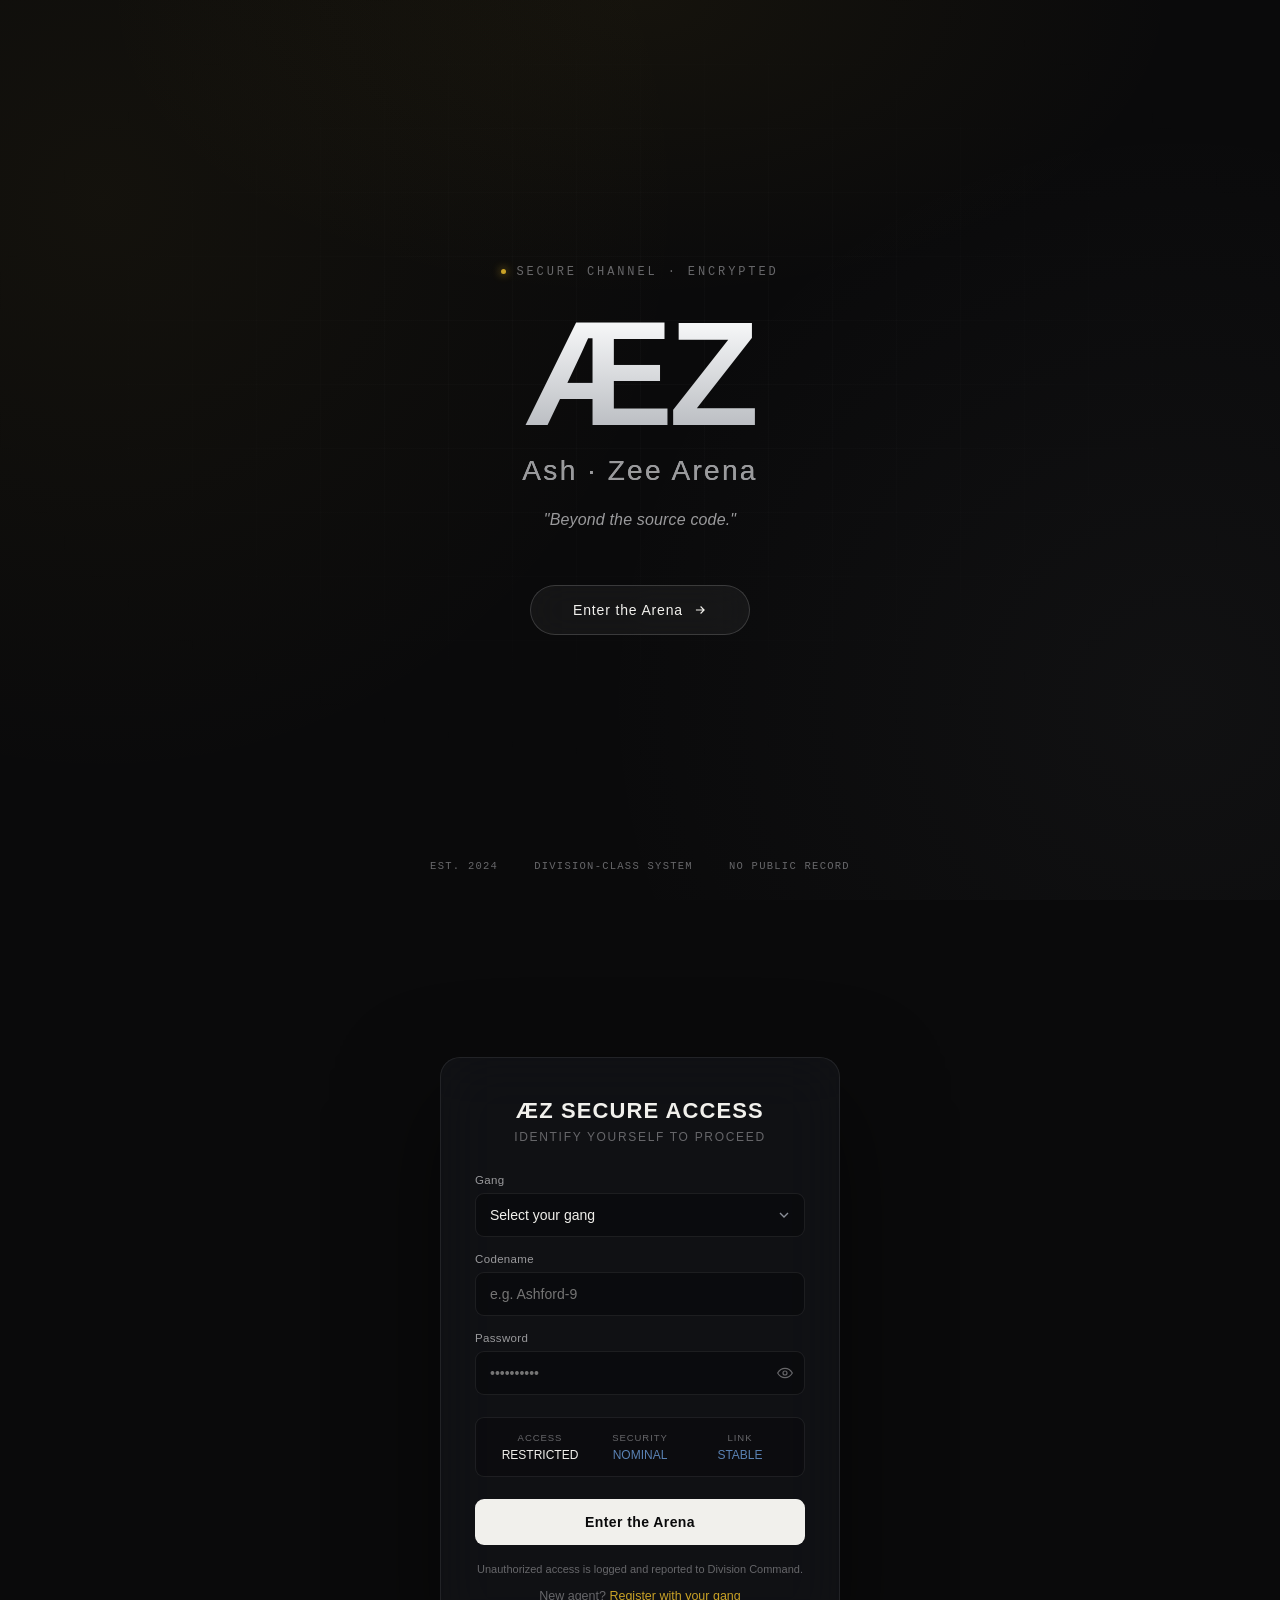
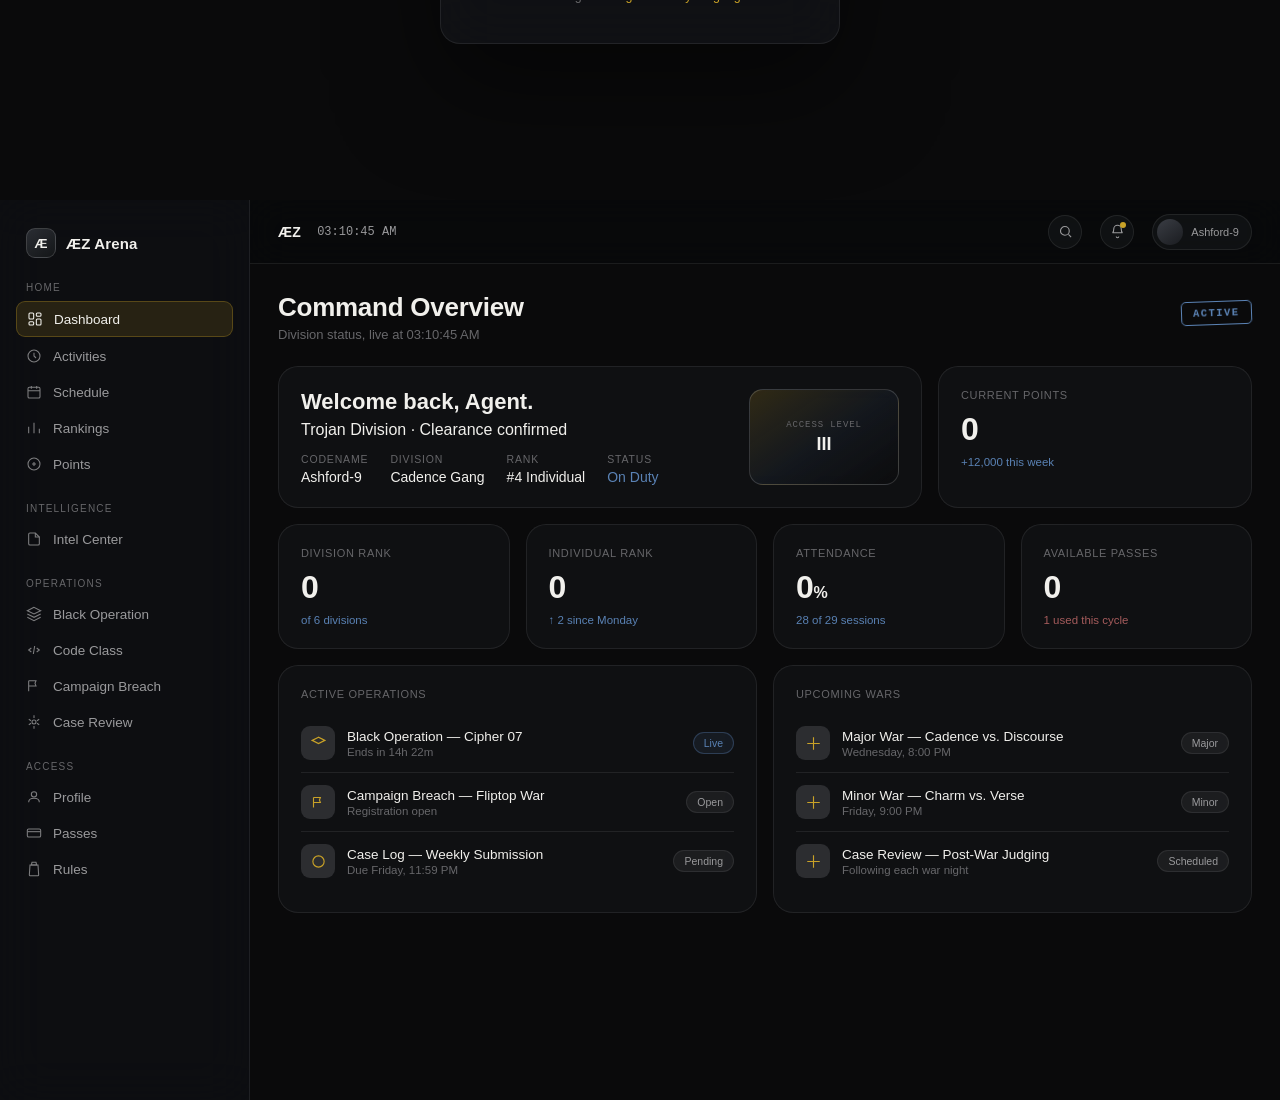
<file: ashzee.html>
<!DOCTYPE html>
<html lang="en">
<head>
<meta charset="UTF-8">
<meta name="viewport" content="width=device-width, initial-scale=1.0, maximum-scale=1.0">
<title>ÆZ Arena — Beyond the source code.</title>
<style>
:root{
  --void:#0A0A0B;
  --charcoal:#18181A;
  --panel:#1F2023;
  --graphite:#2C2D30;
  --hair:rgba(255,255,255,0.08);
  --hair-strong:rgba(255,255,255,0.16);
  --bone:#F1F0EC;
  --ash:#9A9A9C;
  --ash-dim:#67676A;
  --silver:#B9BDC4;
  --gold:#C9A227;
  --gold-dim:#8F7419;
  --blue:#5A82B4;
  --blue-dim:#3C5A80;
  --danger:#A65C5C;
  --radius-lg:20px;
  --radius-md:14px;
  --radius-sm:9px;
  --font-ui: -apple-system, BlinkMacSystemFont, "SF Pro Display", "Inter", "Segoe UI", sans-serif;
  --font-mono: "SF Mono", "JetBrains Mono", ui-monospace, Menlo, Consolas, monospace;
}
*{margin:0;padding:0;box-sizing:border-box;-webkit-tap-highlight-color:transparent;}
html,body{height:100%;}
body{
  font-family:var(--font-ui);
  background:var(--void);
  color:var(--bone);
  overflow-x:hidden;
  -webkit-font-smoothing:antialiased;
}
::selection{background:var(--gold-dim);color:var(--bone);}
::-webkit-scrollbar{width:8px;height:8px;}
::-webkit-scrollbar-thumb{background:var(--graphite);border-radius:8px;}
::-webkit-scrollbar-track{background:transparent;}
a{color:inherit;text-decoration:none;}
button{font-family:inherit;cursor:pointer;}

/* ============ SCREEN MANAGEMENT ============ */
.screen{display:none;min-height:100vh;}
.screen.active{display:block;}

/* ============ LANDING ============ */
#landing{
  position:relative;
  min-height:100vh;
  display:flex;flex-direction:column;align-items:center;justify-content:center;
  transition:opacity .25s ease, transform .25s ease;
  background:
    radial-gradient(ellipse 900px 500px at 50% 0%, rgba(201,162,39,0.06), transparent 60%),
    var(--void);
  text-align:center;
  overflow:hidden;
}
.grid-veil{
  position:absolute;inset:0;
  background-image:
    linear-gradient(rgba(232,233,235,0.025) 1px, transparent 1px),
    linear-gradient(90deg, rgba(232,233,235,0.025) 1px, transparent 1px);
  background-size:64px 64px;
  mask-image:radial-gradient(ellipse 70% 60% at 50% 40%, black, transparent 80%);
  pointer-events:none;
}
.noise-drift{
  position:absolute;inset:-20%;
  background:
    radial-gradient(circle at 20% 30%, rgba(201,162,39,0.05), transparent 35%),
    radial-gradient(circle at 80% 70%, rgba(185,189,196,0.04), transparent 35%);
  animation:drift 22s ease-in-out infinite alternate;
  pointer-events:none;
}
@keyframes drift{
  0%{transform:translate(0,0) scale(1);}
  100%{transform:translate(-3%,2%) scale(1.06);}
}
.mark-glyph{
  font-family:var(--font-mono);
  font-size:12px;
  letter-spacing:0.24em;
  color:var(--ash-dim);
  margin-bottom:28px;
  display:flex;align-items:center;gap:10px;
}
.mark-glyph .dot{width:5px;height:5px;border-radius:50%;background:var(--gold);box-shadow:0 0 8px var(--gold);animation:pulse 2.4s ease-in-out infinite;}
@keyframes pulse{0%,100%{opacity:0.4;}50%{opacity:1;}}
#landing.leaving{
  opacity:0;
  transform:scale(1.015);
  pointer-events:none;
}
.wordmark{
  font-size:clamp(64px,14vw,148px);
  font-weight:600;
  letter-spacing:-0.03em;
  line-height:0.9;
  background:linear-gradient(180deg,#F5F6F7 10%, #9B9FA6 100%);
  -webkit-background-clip:text;background-clip:text;color:transparent;
  position:relative;z-index:2;
}
.wordmark small{display:block;font-size:0.19em;font-weight:400;letter-spacing:0.08em;color:var(--ash);-webkit-text-fill-color:var(--ash);margin-top:18px;}
.tagline{
  margin-top:28px;font-size:16px;color:var(--ash);font-style:italic;letter-spacing:0.01em;
  position:relative;z-index:2;
}
.enter-btn{
  margin-top:56px;
  padding:16px 42px;
  border-radius:999px;
  border:1px solid var(--hair-strong);
  background:rgba(232,233,235,0.05);
  backdrop-filter:blur(20px);
  color:var(--bone);
  font-size:14px;letter-spacing:0.06em;font-weight:500;
  display:inline-flex;align-items:center;gap:10px;
  transition:all .35s cubic-bezier(.2,.8,.2,1);
  position:relative;z-index:2;
}
.enter-btn:hover{background:rgba(232,233,235,0.1);border-color:var(--hair-strong);transform:translateY(-2px);box-shadow:0 12px 40px rgba(0,0,0,0.4);}
.enter-btn svg{width:14px;height:14px;transition:transform .35s;}
.enter-btn:hover svg{transform:translateX(3px);}
.landing-foot{
  position:absolute;bottom:28px;left:0;right:0;
  display:flex;justify-content:center;gap:36px;
  font-family:var(--font-mono);font-size:10.5px;letter-spacing:0.12em;color:var(--ash-dim);
}

/* ============ LOGIN ============ */
#login{
  min-height:100vh;display:flex;align-items:center;justify-content:center;
  background:var(--void);
  padding:24px;
}
.login-card{
  width:100%;max-width:400px;
  background:rgba(20,23,27,0.6);
  backdrop-filter:blur(30px);
  border:1px solid var(--hair);
  border-radius:var(--radius-lg);
  padding:40px 34px;
  box-shadow:0 40px 100px rgba(0,0,0,0.5);
  animation:rise .6s cubic-bezier(.2,.8,.2,1);
}
@keyframes rise{from{opacity:0;transform:translateY(16px);}to{opacity:1;transform:translateY(0);}}
.login-head{text-align:center;margin-bottom:30px;}
.login-head .glyph{font-size:22px;letter-spacing:0.05em;font-weight:600;margin-bottom:6px;}
.login-head .sub{font-size:12px;color:var(--ash-dim);letter-spacing:0.14em;}
.field{margin-bottom:16px;}
.field label{display:block;font-size:11.5px;color:var(--ash);margin-bottom:7px;letter-spacing:0.03em;}
.field input, .field select{
  width:100%;padding:13px 14px;border-radius:var(--radius-sm);
  border:1px solid var(--hair);background:rgba(0,0,0,0.3);
  color:var(--bone);font-size:14px;transition:border-color .2s, background .2s;
  font-family:inherit;appearance:none;-webkit-appearance:none;
}
.field select{
  background-image:url("data:image/svg+xml,%3Csvg xmlns='http://www.w3.org/2000/svg' viewBox='0 0 24 24' fill='none' stroke='%238A8F98' stroke-width='2'%3E%3Cpath d='m6 9 6 6 6-6'/%3E%3C/svg%3E");
  background-repeat:no-repeat;background-position:right 12px center;background-size:16px;
}
.field select option{background:var(--charcoal);color:var(--bone);}
.field select:invalid, .field select option[value=""]{color:var(--ash-dim);}
.field input:focus, .field select:focus{outline:none;border-color:var(--gold-dim);background:rgba(0,0,0,0.45);}
.pw-wrap{position:relative;}
.pw-wrap input{padding-right:42px;}
.pw-toggle{position:absolute;right:4px;top:50%;transform:translateY(-50%);width:32px;height:32px;border:none;background:transparent;color:var(--ash-dim);display:flex;align-items:center;justify-content:center;border-radius:8px;transition:color .2s, background .2s;}
.pw-toggle:hover{color:var(--ash);background:rgba(232,233,235,0.06);}
.pw-toggle svg{width:16px;height:16px;}
.field.error input, .field.error select{border-color:var(--danger);background:rgba(166,92,92,0.06);}
.field.error .upload-well{border-color:var(--danger);background:rgba(166,92,92,0.06);}
.field.error label{color:#C98F8F;}
.status-row{display:flex;justify-content:space-between;margin:22px 0;padding:14px;border-radius:var(--radius-sm);background:rgba(0,0,0,0.25);border:1px solid var(--hair);}
.status-item{text-align:center;flex:1;}
.status-item .lbl{font-size:9.5px;color:var(--ash-dim);letter-spacing:0.1em;margin-bottom:5px;}
.status-item .val{font-size:12px;font-weight:500;}
.status-item .val.ok{color:var(--blue);}
.login-error{
  display:flex;align-items:center;gap:8px;margin-bottom:16px;padding:11px 13px;
  border-radius:var(--radius-sm);background:rgba(166,92,92,0.1);border:1px solid rgba(166,92,92,0.3);
  color:#C98F8F;font-size:12.5px;line-height:1.4;
}
@keyframes shake{
  10%,90%{transform:translateX(-1px);}
  20%,80%{transform:translateX(2px);}
  30%,50%,70%{transform:translateX(-4px);}
  40%,60%{transform:translateX(4px);}
}
.login-card.shake{animation:shake .5s cubic-bezier(.36,.07,.19,.97) both;}
.enter-full{
  width:100%;padding:15px;border-radius:var(--radius-sm);border:none;
  background:var(--bone);color:var(--void);font-weight:600;font-size:14px;letter-spacing:0.03em;
  transition:transform .2s, box-shadow .2s;
}
.enter-full:hover{transform:translateY(-1px);box-shadow:0 10px 30px rgba(232,233,235,0.12);}
.enter-full:disabled{opacity:0.55;cursor:not-allowed;transform:none;box-shadow:none;}
.field input:disabled, .field select:disabled{opacity:0.5;cursor:not-allowed;}
.login-note{text-align:center;margin-top:18px;font-size:11px;color:var(--ash-dim);}
.login-switch{text-align:center;margin-top:14px;font-size:12.5px;color:var(--ash-dim);}
.login-switch a{color:var(--gold);cursor:pointer;font-weight:500;}
.login-switch a:hover{text-decoration:underline;}

/* upload well */
.upload-well{
  display:flex;flex-direction:column;align-items:center;justify-content:center;gap:10px;
  min-height:120px;border-radius:var(--radius-sm);border:1.5px dashed var(--hair-strong);
  background:rgba(0,0,0,0.25);cursor:pointer;transition:border-color .2s, background .2s;padding:16px;text-align:center;
}
.upload-well:hover{border-color:var(--gold-dim);background:rgba(201,162,39,0.04);}
.upload-well svg{width:26px;height:26px;color:var(--ash-dim);}
.upload-well span{font-size:12px;color:var(--ash-dim);}
.upload-well img{max-width:100%;max-height:160px;border-radius:8px;object-fit:cover;}
.upload-well.has-image{border-style:solid;border-color:var(--hair-strong);padding:8px;}

/* pending / verification screen */
.pending-photo-wrap{width:96px;height:96px;margin:0 auto 16px;border-radius:16px;overflow:hidden;background:var(--graphite);border:1px solid var(--hair-strong);}
.pending-photo-wrap img{width:100%;height:100%;object-fit:cover;display:block;}
.pending-name{font-size:19px;font-weight:700;margin-bottom:2px;}
#signupPending .kv-row{text-align:left;}
.stamp.verified{color:var(--blue);border-color:var(--blue);}

/* ============ APP SHELL ============ */
#app{min-height:100vh;display:flex;background:var(--void);}
.sidebar{
  width:250px;flex-shrink:0;
  background:rgba(15,17,20,0.7);
  backdrop-filter:blur(24px);
  border-right:1px solid var(--hair);
  padding:22px 16px;
  display:flex;flex-direction:column;
  position:sticky;top:0;height:100vh;overflow-y:auto;
}
.side-brand{display:flex;align-items:center;gap:10px;padding:6px 10px 24px;}
.side-brand .glyph{width:30px;height:30px;border-radius:9px;background:linear-gradient(145deg,#2A2D33,#141618);border:1px solid var(--hair-strong);display:flex;align-items:center;justify-content:center;font-size:13px;font-weight:700;}
.side-brand .name{font-size:15px;font-weight:600;letter-spacing:0.01em;}
.nav-group{margin-bottom:20px;}
.nav-group-label{font-size:10px;color:var(--ash-dim);letter-spacing:0.12em;padding:0 10px 8px;}
.nav-item{
  display:flex;align-items:center;gap:11px;padding:9px 10px;border-radius:var(--radius-sm);
  font-size:13.5px;color:var(--ash);margin-bottom:2px;transition:background .18s, color .18s;
}
.nav-item svg{width:16px;height:16px;flex-shrink:0;opacity:0.8;}
.nav-item:hover{background:rgba(232,233,235,0.04);color:var(--bone);}
.nav-item.active{background:rgba(201,162,39,0.14);color:var(--bone);border:1px solid rgba(201,162,39,0.3);}
.nav-item.active svg{opacity:1;}

.main{flex:1;min-width:0;display:flex;flex-direction:column;}
.topbar{
  height:64px;flex-shrink:0;
  display:flex;align-items:center;justify-content:space-between;
  padding:0 28px;
  border-bottom:1px solid var(--hair);
  background:rgba(8,9,11,0.7);backdrop-filter:blur(20px);
  position:sticky;top:0;z-index:10;
}
.top-left{display:flex;align-items:center;gap:16px;}
.top-mark{font-size:14px;font-weight:700;letter-spacing:0.02em;}
.top-clock{font-family:var(--font-mono);font-size:12px;color:var(--ash);}
.top-right{display:flex;align-items:center;gap:18px;}
.icon-btn{width:34px;height:34px;border-radius:50%;background:rgba(232,233,235,0.04);border:1px solid var(--hair);display:flex;align-items:center;justify-content:center;position:relative;}
.icon-btn svg{width:15px;height:15px;color:var(--ash);}
.icon-btn .dot{position:absolute;top:6px;right:7px;width:6px;height:6px;border-radius:50%;background:var(--gold);}
.avatar-chip{display:flex;align-items:center;gap:8px;padding:4px 12px 4px 4px;border-radius:999px;background:rgba(232,233,235,0.04);border:1px solid var(--hair);position:relative;}
.avatar-chip .av{width:26px;height:26px;border-radius:50%;background:linear-gradient(145deg,#3A3D44,#1A1C20);}
.avatar-chip .lvl{font-size:11px;color:var(--ash);}
.avatar-menu{
  display:none;position:absolute;top:calc(100% + 8px);right:0;min-width:140px;
  background:rgba(20,23,27,0.95);backdrop-filter:blur(20px);border:1px solid var(--hair-strong);
  border-radius:12px;padding:6px;box-shadow:0 20px 50px rgba(0,0,0,0.4);z-index:20;
}
.avatar-menu.show{display:block;}
.avatar-menu-item{padding:9px 12px;font-size:12.5px;color:var(--bone);border-radius:8px;transition:background .15s;}
.avatar-menu-item:hover{background:rgba(232,233,235,0.06);}

.content{padding:28px;max-width:1400px;width:100%;}
.view{display:none;animation:fadein .35s ease;}
.view.active{display:block;}
@keyframes fadein{from{opacity:0;transform:translateY(6px);}to{opacity:1;transform:translateY(0);}}
/* One orchestrated reveal, played once on first entry into the desktop —
   not a per-card hover trick, a single arrival moment. */
@keyframes cardIn{from{opacity:0;transform:translateY(14px);}to{opacity:1;transform:translateY(0);}}
.stagger-in{animation:cardIn .5s cubic-bezier(.2,.8,.2,1) both;}

.page-head{display:flex;align-items:baseline;justify-content:space-between;margin-bottom:24px;flex-wrap:wrap;gap:10px;}
.page-head h1{font-size:26px;font-weight:600;letter-spacing:-0.01em;}
.page-head .page-sub{font-size:13px;color:var(--ash-dim);margin-top:4px;}
.stamp{
  font-family:var(--font-mono);font-size:10.5px;letter-spacing:0.14em;font-weight:700;
  padding:5px 11px;border-radius:5px;border:1.5px solid currentColor;
  transform:rotate(-2deg);display:inline-block;
}
.stamp.classified{color:var(--danger);}
.stamp.active{color:var(--blue);}
.stamp.neutral{color:var(--ash);}

/* grid */
.grid{display:grid;grid-template-columns:repeat(12,1fr);gap:16px;}
.card{
  grid-column:span 4;
  background:rgba(20,23,27,0.55);
  backdrop-filter:blur(20px);
  border:1px solid var(--hair);
  border-radius:var(--radius-lg);
  padding:22px;
  transition:border-color .3s;
}
/* Only cards that actually respond to a click lift on hover — a static stat
   card has nothing to reveal, so it stays still; motion here is reserved
   for things that open. */
.clickable{cursor:pointer;}
.card.clickable{transition:transform .3s cubic-bezier(.2,.8,.2,1), border-color .3s;}
.card.clickable:hover{transform:translateY(-3px);border-color:var(--hair-strong);}
.icon-btn.clickable{transition:background .2s, border-color .2s;}
.icon-btn.clickable:hover{background:rgba(232,233,235,0.08);border-color:var(--hair-strong);}
.list-row.clickable{transition:background .2s;margin:0 -10px;padding-left:10px;padding-right:10px;border-radius:10px;}
.list-row.clickable:hover{background:rgba(232,233,235,0.035);}
.card.span-12{grid-column:span 12;}
.card.span-8{grid-column:span 8;}
.card.span-6{grid-column:span 6;}
.card.span-4{grid-column:span 4;}
.card.span-3{grid-column:span 3;}

.welcome-card{display:flex;justify-content:space-between;align-items:center;flex-wrap:wrap;gap:20px;}
.welcome-card h2{font-size:22px;font-weight:600;margin-bottom:6px;}
.welcome-card .meta{display:flex;gap:22px;margin-top:14px;flex-wrap:wrap;}
.meta-item .l{font-size:10.5px;color:var(--ash-dim);letter-spacing:0.08em;margin-bottom:4px;}
.meta-item .v{font-size:14px;font-weight:500;}
.id-glass{width:150px;height:96px;border-radius:14px;background:linear-gradient(145deg,rgba(201,162,39,0.18),rgba(90,130,180,0.07),rgba(10,10,11,0.6));border:1px solid var(--hair-strong);display:flex;flex-direction:column;justify-content:center;align-items:center;gap:4px;}
.id-glass .lv{font-family:var(--font-mono);font-size:9px;color:var(--ash-dim);letter-spacing:0.1em;}
.id-glass .lv-val{font-size:18px;font-weight:700;}

.stat-label{font-size:11px;color:var(--ash-dim);letter-spacing:0.06em;margin-bottom:10px;}
.stat-value{font-size:32px;font-weight:700;letter-spacing:-0.01em;font-variant-numeric:tabular-nums;}
.stat-delta{font-size:11.5px;color:var(--blue);margin-top:8px;}
.stat-delta.down{color:var(--danger);}

.list-row{display:flex;align-items:center;justify-content:space-between;padding:12px 0;border-bottom:1px solid var(--hair);}
.list-row:last-child{border-bottom:none;}
.list-left{display:flex;align-items:center;gap:12px;}
.list-icon{width:34px;height:34px;border-radius:9px;background:var(--graphite);display:flex;align-items:center;justify-content:center;flex-shrink:0;}
.list-icon svg{width:15px;height:15px;color:var(--gold);}
.list-title{font-size:13.5px;font-weight:500;}
.list-sub{font-size:11.5px;color:var(--ash-dim);margin-top:2px;}
.pill{font-size:10.5px;padding:4px 10px;border-radius:999px;background:rgba(232,233,235,0.06);color:var(--ash);border:1px solid var(--hair);}
.pill.live{color:var(--blue);border-color:rgba(90,130,180,0.35);background:rgba(90,130,180,0.1);}

/* activities */
.filter-row{display:flex;gap:8px;margin-bottom:18px;flex-wrap:wrap;}
.chip{padding:8px 15px;border-radius:999px;font-size:12px;color:var(--ash);background:rgba(232,233,235,0.04);border:1px solid var(--hair);transition:background .2s, color .2s, border-color .2s;}
.chip:hover{color:var(--bone);border-color:var(--hair-strong);}
.chip.active{background:rgba(201,162,39,0.16);color:var(--bone);border-color:rgba(201,162,39,0.35);}
.act-grid{display:grid;grid-template-columns:repeat(auto-fill,minmax(280px,1fr));gap:16px;}
.act-card{cursor:pointer;}
.act-top{display:flex;justify-content:space-between;align-items:flex-start;margin-bottom:14px;}
.act-cat{font-size:10px;color:var(--gold);letter-spacing:0.08em;margin-bottom:6px;}
.act-name{font-size:16px;font-weight:600;}
.act-desc{font-size:12.5px;color:var(--ash);line-height:1.5;margin:10px 0 14px;}
.act-foot{display:flex;justify-content:space-between;align-items:center;font-size:11.5px;color:var(--ash-dim);}
.act-points{font-family:var(--font-mono);color:var(--bone);font-weight:600;}

/* modal */
.modal-veil{position:fixed;inset:0;background:rgba(4,5,6,0.65);backdrop-filter:blur(6px);z-index:100;display:none;align-items:flex-end;justify-content:center;}
.modal-veil.show{display:flex;animation:veilin .25s ease;}
@keyframes veilin{from{opacity:0;}to{opacity:1;}}
.sheet{
  width:100%;max-width:560px;max-height:82vh;overflow-y:auto;
  background:rgba(18,20,24,0.92);backdrop-filter:blur(30px);
  border:1px solid var(--hair-strong);border-bottom:none;
  border-radius:24px 24px 0 0;padding:30px 28px 40px;
  animation:sheetup .4s cubic-bezier(.2,.8,.2,1);
  margin-bottom:0;
}
@keyframes sheetup{from{transform:translateY(40px);opacity:0;}to{transform:translateY(0);opacity:1;}}
.sheet-handle{width:36px;height:4px;border-radius:4px;background:var(--hair-strong);margin:0 auto 22px;}
.sheet-close{position:absolute;top:20px;right:24px;width:30px;height:30px;border-radius:50%;background:rgba(232,233,235,0.06);border:1px solid var(--hair);display:flex;align-items:center;justify-content:center;color:var(--ash);}
.tabs-row{display:flex;gap:4px;border-bottom:1px solid var(--hair);margin-bottom:18px;overflow-x:auto;}
.tab-btn{padding:9px 14px;font-size:12.5px;color:var(--ash-dim);border-bottom:2px solid transparent;white-space:nowrap;}
.tab-btn.active{color:var(--bone);border-color:var(--gold);}
.kv-row{display:flex;justify-content:space-between;padding:10px 0;border-bottom:1px solid var(--hair);font-size:13px;}
.kv-row .k{color:var(--ash-dim);}
.kv-row .v{font-family:var(--font-mono);font-weight:500;}

/* black op */
.op-hero{background:radial-gradient(ellipse 600px 300px at 20% 0%, rgba(166,92,92,0.08), transparent 70%), rgba(20,23,27,0.55);}
.countdown{display:flex;gap:14px;margin:20px 0;}
.cd-block{flex:1;text-align:center;padding:16px 8px;border-radius:12px;background:rgba(0,0,0,0.3);border:1px solid var(--hair);}
.cd-num{font-family:var(--font-mono);font-size:26px;font-weight:700;font-variant-numeric:tabular-nums;}
.cd-lbl{font-size:9.5px;color:var(--ash-dim);letter-spacing:0.1em;margin-top:4px;}
.rule-list{list-style:none;margin-top:16px;}
.rule-list li{padding:9px 0 9px 22px;position:relative;font-size:13px;color:var(--ash);border-bottom:1px solid var(--hair);}
.rule-list li:before{content:'—';position:absolute;left:0;color:var(--ash-dim);}
.rule-list li:last-child{border-bottom:none;}

/* campaign / titles board */
.title-board{display:flex;flex-direction:column;gap:12px;}
.title-row{display:grid;grid-template-columns:1.4fr 1fr 1fr auto;gap:14px;align-items:center;padding:16px;border-radius:14px;background:rgba(20,23,27,0.5);border:1px solid var(--hair);}
.title-name{font-size:14px;font-weight:600;}
.title-sub{font-size:11px;color:var(--ash-dim);margin-top:2px;}
.holder-chip{display:flex;align-items:center;gap:8px;}
.holder-chip .av{width:22px;height:22px;border-radius:50%;background:var(--graphite);}
.transfer-badge{font-family:var(--font-mono);font-size:10px;color:var(--gold);padding:4px 9px;border:1px solid var(--gold-dim);border-radius:6px;}

/* case review circular */
.circle-wrap{display:flex;align-items:center;justify-content:center;gap:30px;flex-wrap:wrap;}
.donut{position:relative;width:150px;height:150px;}
.donut svg{transform:rotate(-90deg);}
.donut-label{position:absolute;inset:0;display:flex;flex-direction:column;align-items:center;justify-content:center;}
.donut-label .n{font-size:22px;font-weight:700;}
.donut-label .l{font-size:9.5px;color:var(--ash-dim);letter-spacing:0.06em;}

/* rules accordion */
.acc-item{border-bottom:1px solid var(--hair);}
.acc-head{display:flex;justify-content:space-between;align-items:center;padding:16px 4px;cursor:pointer;}
.acc-head span:first-child{font-size:14px;font-weight:500;}
.acc-head svg{width:14px;height:14px;color:var(--ash-dim);transition:transform .25s;}
.acc-item.open .acc-head svg{transform:rotate(180deg);}
.acc-body{max-height:0;overflow:hidden;transition:max-height .35s ease;}
.acc-item.open .acc-body{max-height:600px;}
.acc-inner{padding:0 4px 18px;font-size:13px;color:var(--ash);line-height:1.7;}
.rules-search{width:100%;padding:13px 16px;border-radius:12px;border:1px solid var(--hair);background:rgba(0,0,0,0.3);color:var(--bone);font-size:13.5px;margin-bottom:20px;}

/* points table */
.ptable{width:100%;border-collapse:collapse;font-size:13px;}
.ptable th{text-align:left;font-size:10.5px;color:var(--ash-dim);letter-spacing:0.08em;padding:0 10px 12px;font-weight:500;}
.ptable td{padding:12px 10px;border-top:1px solid var(--hair);}
.ptable tr td:first-child, .ptable th:first-child{padding-left:0;}
.num-mono{font-family:var(--font-mono);font-variant-numeric:tabular-nums;}
.pos{color:var(--blue);}
.neg{color:var(--danger);}

/* rankings */
.rank-tabs{display:flex;gap:6px;margin-bottom:18px;flex-wrap:wrap;}
.rtab{padding:8px 16px;border-radius:999px;font-size:12.5px;color:var(--ash);background:rgba(232,233,235,0.04);border:1px solid var(--hair);}
.rtab.active{background:rgba(201,162,39,0.16);color:var(--bone);border-color:rgba(201,162,39,0.35);}
.rank-row{display:grid;grid-template-columns:36px 1fr 90px 110px;gap:12px;align-items:center;padding:13px 10px;border-bottom:1px solid var(--hair);font-size:13px;}
.rank-head{border-bottom:1px solid var(--hair-strong);}
.rank-head-cell{color:var(--ash-dim);font-size:11px;letter-spacing:0.06em;cursor:pointer;user-select:none;transition:color .2s;}
.rank-head-cell:hover{color:var(--bone);}
.rank-pos{font-family:var(--font-mono);color:var(--ash-dim);font-weight:600;}
.rank-pos.top3{color:var(--bone);}

/* schedule */
.week-toggle{display:flex;gap:6px;margin-bottom:20px;}
.wk-btn{padding:9px 16px;border-radius:10px;font-size:12.5px;background:rgba(232,233,235,0.04);border:1px solid var(--hair);color:var(--ash);}
.wk-btn.active{background:rgba(201,162,39,0.16);color:var(--bone);border-color:rgba(201,162,39,0.35);}
.day-col{background:rgba(20,23,27,0.5);border:1px solid var(--hair);border-radius:14px;padding:16px;}
.day-col h4{font-size:12.5px;color:var(--ash-dim);letter-spacing:0.05em;margin-bottom:12px;}
.sched-item{padding:10px 0;border-top:1px solid var(--hair);}
.sched-item:first-of-type{border-top:none;}
.sched-time{font-family:var(--font-mono);font-size:10.5px;color:var(--gold);}
.sched-name{font-size:12.5px;margin-top:3px;}

/* profile */
.idcard{max-width:380px;margin:0 auto;padding:30px;border-radius:22px;background:linear-gradient(160deg,rgba(30,33,38,0.8),rgba(10,11,13,0.9));border:1px solid var(--hair-strong);position:relative;overflow:hidden;}
.idcard:before{content:'';position:absolute;top:-40%;right:-30%;width:70%;height:140%;background:radial-gradient(circle, rgba(201,162,39,0.09), transparent 60%);}
.idcard-head{display:flex;justify-content:space-between;align-items:flex-start;margin-bottom:24px;position:relative;}
.idcard-head .org{font-family:var(--font-mono);font-size:10px;color:var(--ash-dim);letter-spacing:0.14em;}
.idcard-photo{width:64px;height:64px;border-radius:14px;background:linear-gradient(145deg,#3A3D44,#181A1D);margin-bottom:16px;}
.idcard-name{font-size:20px;font-weight:700;}
.idcard-div{font-size:12.5px;color:var(--ash);margin-top:2px;}
.idcard-grid{display:grid;grid-template-columns:1fr 1fr;gap:14px;margin-top:22px;padding-top:20px;border-top:1px dashed var(--hair-strong);}
.idcard-grid .l{font-size:9.5px;color:var(--ash-dim);letter-spacing:0.08em;margin-bottom:3px;}
.idcard-grid .v{font-size:13.5px;font-weight:600;}
.segmented{display:flex;background:rgba(0,0,0,0.3);border:1px solid var(--hair);border-radius:12px;padding:4px;}
.seg-btn{flex:1;padding:9px 0;border-radius:9px;font-size:12.5px;color:var(--ash);background:transparent;border:none;transition:background .2s, color .2s;}
.seg-btn.active{background:rgba(232,233,235,0.08);color:var(--bone);}

/* passes */
.pass-card{display:flex;align-items:center;gap:16px;}
.pass-count{font-family:var(--font-mono);font-size:24px;font-weight:700;color:var(--gold);min-width:44px;}
.pass-title{font-size:14px;font-weight:600;}
.pass-desc{font-size:12px;color:var(--ash-dim);margin-top:3px;}

/* bottom nav (mobile) */
.bottom-nav{display:none;position:fixed;bottom:0;left:0;right:0;height:74px;background:rgba(12,14,17,0.85);backdrop-filter:blur(24px);border-top:1px solid var(--hair);z-index:50;align-items:center;justify-content:space-around;padding-bottom:10px;}
.bn-item{display:flex;flex-direction:column;align-items:center;gap:4px;color:var(--ash-dim);font-size:9.5px;flex:1;}
.bn-item svg{width:20px;height:20px;}
.bn-item.active{color:var(--bone);}

@media (max-width:960px){
  .sidebar{display:none;}
  .content{padding:18px;padding-bottom:90px;}
  .bottom-nav{display:flex;}
  .card{grid-column:span 12 !important;}
  .top-clock{display:none;}
  .grid{gap:12px;}
}
</style>
</head>
<body>

<!-- ============ LANDING ============ -->
<section id="landing" class="screen active">
  <div class="grid-veil"></div>
  <div class="noise-drift"></div>
  <div class="mark-glyph"><span class="dot"></span> SECURE CHANNEL · ENCRYPTED</div>
  <div class="wordmark">ÆZ<small>Ash · Zee Arena</small></div>
  <div class="tagline">"Beyond the source code."</div>
  <button class="enter-btn" onclick="enterArena()" aria-label="Enter the Arena">
     Enter the Arena
     <svg viewBox="0 0 24 24" fill="none" stroke="currentColor" stroke-width="2"><path d="M5 12h14M13 6l6 6-6 6"/></svg>
   </button>
  <div class="landing-foot">
    <span>EST. 2024</span><span>DIVISION-CLASS SYSTEM</span><span>NO PUBLIC RECORD</span>
  </div>
</section>

<!-- ============ LOGIN ============ -->
<section id="login" class="screen">
  <div class="login-card" id="loginCard">
    <div class="login-head">
      <div class="glyph">ÆZ SECURE ACCESS</div>
      <div class="sub">IDENTIFY YOURSELF TO PROCEED</div>
    </div>
    <div class="field" id="fieldGang">
      <label>Gang</label>
      <select id="gangSelect" onchange="clearFieldError('fieldGang')">
        <option value="" disabled selected>Select your gang</option>
        <option value="Cadence Gang">DD Gang</option>
        <option value="Discourse Gang">NUDE Gang</option>
        <option value="Strife Gang">SEK Gang</option>
        <option value="Charm Gang">ES Gang</option>
        <option value="Verse Gang">SARAH Gang</option>
        <option value="Retort Gang">BBM Gang</option>
      </select>
    </div>
    <div class="field" id="fieldCodename">
      <label>Codename</label>
      <input type="text" placeholder="e.g. Ashford-9" id="codenameInput" oninput="clearFieldError('fieldCodename')" onkeydown="if(event.key==='Enter')login()">
    </div>
    <div class="field" id="fieldPassword">
      <label>Password</label>
      <div class="pw-wrap">
        <input type="password" placeholder="••••••••••" id="passwordInput" oninput="clearFieldError('fieldPassword')" onkeydown="if(event.key==='Enter')login()">
        <button type="button" class="pw-toggle" onclick="togglePasswordVisibility()" aria-label="Show password">
          <svg id="pwEyeIcon" viewBox="0 0 24 24" fill="none" stroke="currentColor" stroke-width="1.8"><path d="M1 12s4-7 11-7 11 7 11 7-4 7-11 7-11-7-11-7Z"/><circle cx="12" cy="12" r="3"/></svg>
        </button>
      </div>
    </div>
    <div class="status-row">
      <div class="status-item"><div class="lbl">ACCESS</div><div class="val">RESTRICTED</div></div>
      <div class="status-item"><div class="lbl">SECURITY</div><div class="val ok">NOMINAL</div></div>
      <div class="status-item"><div class="lbl">LINK</div><div class="val ok">STABLE</div></div>
    </div>
    <div class="login-error" id="loginError" style="display:none"></div>
    <button class="enter-full" id="loginSubmitBtn" onclick="login()">Enter the Arena</button>
    <div class="login-note">Unauthorized access is logged and reported to Division Command.</div>
    <div class="login-switch">New agent? <a onclick="showScreen('signup')">Register with your gang</a></div>
  </div>
</section>

<!-- ============ SIGN UP ============ -->
<section id="signup" class="screen">
  <div class="login-card" id="signupCard" style="max-width:440px;">
    <div class="login-head">
      <div class="glyph">ÆZ AGENT REGISTRATION</div>
      <div class="sub">SUBMIT YOUR CREDENTIALS FOR REVIEW</div>
    </div>

    <div id="signupForm">
      <div class="field" id="suFieldGang">
        <label>Gang</label>
        <select id="suGangSelect" onchange="clearFieldError('suFieldGang')">
          <option value="" disabled selected>Select your gang</option>
          <option value="SEBI Gang">Cadence Gang</option>
          <option value="STESI Gang">Discourse Gang</option>
          <option value="REN Gang">Strife Gang</option>
          <option value="BBM Gang">Charm Gang</option>
          <option value="SARAH Gang">Verse Gang</option>
          <option value="HAHA Gang">Retort Gang</option>
        </select>
      </div>
      <div class="field" id="suFieldCodename">
        <label>Codename</label>
        <input type="text" placeholder="Choose a codename" id="suCodenameInput" oninput="clearFieldError('suFieldCodename')">
      </div>
      <div class="field" id="suFieldFb">
        <label>Facebook UID</label>
        <input type="text" placeholder="e.g. 100081234567890" id="suFbInput" oninput="clearFieldError('suFieldFb')">
      </div>
      <div class="field" id="suFieldJoined">
        <label>Date joined the gang</label>
        <input type="date" id="suJoinedInput" onchange="clearFieldError('suFieldJoined')">
      </div>
      <div class="field" id="suFieldPassword">
        <label>Password</label>
        <div class="pw-wrap">
          <input type="password" placeholder="Choose a password" id="suPasswordInput" oninput="clearFieldError('suFieldPassword')">
        </div>
      </div>
      <div class="field" id="suFieldId">
        <label>Upload ID picture</label>
        <label class="upload-well" id="uploadWell" for="suIdFile">
          <input type="file" id="suIdFile" accept="image/*" onchange="handleIdUpload(this)" style="display:none">
          <img id="uploadPreview" style="display:none">
          <div id="uploadPrompt">
            <svg viewBox="0 0 24 24" fill="none" stroke="currentColor" stroke-width="1.6"><rect x="3" y="5" width="18" height="14" rx="2"/><circle cx="9" cy="11" r="2"/><path d="m21 17-5-5-9 9"/></svg>
            <span>Tap to upload a photo of your ID</span>
          </div>
        </label>
      </div>

      <div class="login-error" id="signupError" style="display:none"></div>
      <button class="enter-full" onclick="submitSignup()">Submit for Verification</button>
      <div class="login-note">Your gang reviews new registrations against the ID and Facebook profile submitted here.</div>
      <div class="login-switch">Already registered? <a onclick="showScreen('login')">Back to Secure Access</a></div>
    </div>

    <div id="signupPending" style="display:none;text-align:center;">
      <div class="stamp neutral" id="pendingStamp" style="transform:rotate(-2deg);margin-bottom:18px;display:inline-block">PENDING VERIFICATION</div>
      <div class="pending-photo-wrap"><img id="pendingPhoto"></div>
      <div class="pending-name" id="pendingCodename">—</div>
      <div class="page-sub" id="pendingGang">—</div>
      <div class="kv-row"><span class="k">Facebook UID</span><span class="v" id="pendingFb">—</span></div>
      <div class="kv-row"><span class="k">Joined gang</span><span class="v" id="pendingJoined">—</span></div>
      <div class="kv-row"><span class="k">Submitted</span><span class="v">Just now</span></div>
      <div class="page-sub" style="margin:18px 0;text-align:left" id="pendingNote">
        Your registration has been sent to <span id="pendingGangInline">your gang</span> for review. Once a division officer confirms your identity against this ID and Facebook profile, your access will be marked verified.
      </div>
      <button class="enter-full" id="verifyDemoBtn" onclick="simulateGangVerification()" style="background:var(--gold);color:var(--void)">Simulate Gang Verification (Demo)</button>
      <div class="login-note">In a live deployment, this step is completed by a division officer — not the applicant.</div>
      <div class="login-switch"><a onclick="showScreen('login')">Back to Secure Access</a></div>
    </div>
  </div>
</section>

<!-- ============ APP ============ -->
<section id="app" class="screen">
  <aside class="sidebar">
    <div class="side-brand"><div class="glyph">Æ</div><div class="name">ÆZ Arena</div></div>

    <div class="nav-group">
      <div class="nav-group-label">HOME</div>
      <a class="nav-item active" data-view="dashboard" onclick="nav(this)"><svg viewBox="0 0 24 24" fill="none" stroke="currentColor" stroke-width="1.6"><rect x="3" y="3" width="7" height="9" rx="1.5"/><rect x="14" y="3" width="7" height="5" rx="1.5"/><rect x="14" y="12" width="7" height="9" rx="1.5"/><rect x="3" y="16" width="7" height="5" rx="1.5"/></svg>Dashboard</a>
      <a class="nav-item" data-view="activities" onclick="nav(this)"><svg viewBox="0 0 24 24" fill="none" stroke="currentColor" stroke-width="1.6"><circle cx="12" cy="12" r="9"/><path d="M12 7v5l3 3"/></svg>Activities</a>
      <a class="nav-item" data-view="schedule" onclick="nav(this)"><svg viewBox="0 0 24 24" fill="none" stroke="currentColor" stroke-width="1.6"><rect x="3" y="5" width="18" height="16" rx="2"/><path d="M8 3v4M16 3v4M3 10h18"/></svg>Schedule</a>
      <a class="nav-item" data-view="rankings" onclick="nav(this)"><svg viewBox="0 0 24 24" fill="none" stroke="currentColor" stroke-width="1.6"><path d="M4 20V10M12 20V4M20 20v-7"/></svg>Rankings</a>
      <a class="nav-item" data-view="points" onclick="nav(this)"><svg viewBox="0 0 24 24" fill="none" stroke="currentColor" stroke-width="1.6"><circle cx="12" cy="12" r="9"/><path d="M9 12h6M12 9v6"/></svg>Points</a>
    </div>

    <div class="nav-group">
      <div class="nav-group-label">INTELLIGENCE</div>
      <a class="nav-item" data-view="intel" onclick="nav(this)"><svg viewBox="0 0 24 24" fill="none" stroke="currentColor" stroke-width="1.6"><path d="M4 19V5a2 2 0 0 1 2-2h8l6 6v10a2 2 0 0 1-2 2H6a2 2 0 0 1-2-2Z"/><path d="M14 3v6h6"/></svg>Intel Center</a>
    </div>

    <div class="nav-group">
      <div class="nav-group-label">OPERATIONS</div>
      <a class="nav-item" data-view="blackop" onclick="nav(this)"><svg viewBox="0 0 24 24" fill="none" stroke="currentColor" stroke-width="1.6"><path d="M12 2 2 7l10 5 10-5-10-5Z"/><path d="M2 17l10 5 10-5M2 12l10 5 10-5"/></svg>Black Operation</a>
      <a class="nav-item" data-view="codeclass" onclick="nav(this)"><svg viewBox="0 0 24 24" fill="none" stroke="currentColor" stroke-width="1.6"><path d="m8 9-4 3 4 3M16 9l4 3-4 3M13 6l-2 12"/></svg>Code Class</a>
      <a class="nav-item" data-view="campaign" onclick="nav(this)"><svg viewBox="0 0 24 24" fill="none" stroke="currentColor" stroke-width="1.6"><path d="M4 4v16M4 4h11l-1.5 4L15 12H4"/></svg>Campaign Breach</a>
      <a class="nav-item" data-view="casereview" onclick="nav(this)"><svg viewBox="0 0 24 24" fill="none" stroke="currentColor" stroke-width="1.6"><path d="M12 2v4M4.2 8l3.4 2M4.2 16l3.4-2M12 22v-4M19.8 16l-3.4-2M19.8 8l-3.4 2"/><circle cx="12" cy="12" r="3"/></svg>Case Review</a>
    </div>

    <div class="nav-group">
      <div class="nav-group-label">ACCESS</div>
      <a class="nav-item" data-view="profile" onclick="nav(this)"><svg viewBox="0 0 24 24" fill="none" stroke="currentColor" stroke-width="1.6"><circle cx="12" cy="8" r="4"/><path d="M4 20c0-4 4-6 8-6s8 2 8 6"/></svg>Profile</a>
      <a class="nav-item" data-view="passes" onclick="nav(this)"><svg viewBox="0 0 24 24" fill="none" stroke="currentColor" stroke-width="1.6"><rect x="2" y="6" width="20" height="12" rx="2"/><path d="M2 10h20"/></svg>Passes</a>
      <a class="nav-item" data-view="rules" onclick="nav(this)"><svg viewBox="0 0 24 24" fill="none" stroke="currentColor" stroke-width="1.6"><path d="M9 2h6l1 4H8l1-4Z"/><path d="M6 6h12l1 15a1 1 0 0 1-1 1H6a1 1 0 0 1-1-1L6 6Z"/></svg>Rules</a>
    </div>
  </aside>

  <div class="main">
    <div class="topbar">
      <div class="top-left"><div class="top-mark">ÆZ</div><div class="top-clock" id="liveClock">—</div></div>
      <div class="top-right">
        <div class="icon-btn clickable" onclick="openSearch()"><svg viewBox="0 0 24 24" fill="none" stroke="currentColor" stroke-width="1.8"><circle cx="11" cy="11" r="7"/><path d="m21 21-4.3-4.3"/></svg></div>
        <div class="icon-btn clickable" onclick="openNotif()"><svg viewBox="0 0 24 24" fill="none" stroke="currentColor" stroke-width="1.8"><path d="M6 8a6 6 0 0 1 12 0c0 5 2 6 2 6H4s2-1 2-6Z"/><path d="M10 20a2 2 0 0 0 4 0"/></svg><span class="dot"></span></div>
        <div class="avatar-chip clickable" id="avatarChip" onclick="toggleAvatarMenu()">
          <div class="av"></div><div class="lvl" id="topCodename">Ashford-9</div>
          <div class="avatar-menu" id="avatarMenu">
            <div class="avatar-menu-item" onclick="event.stopPropagation();logout()">Log Out</div>
          </div>
        </div>
      </div>
    </div>

    <div class="content">

      <!-- DASHBOARD -->
      <div class="view active" id="view-dashboard">
        <div class="page-head"><div><h1>Command Overview</h1><div class="page-sub">Division status, live at <span id="dashTime">—</span></div></div><span class="stamp active">ACTIVE</span></div>
        <div class="grid">
          <div class="card span-8 welcome-card">
            <div>
              <h2>Welcome back, Agent.</h2>
              <div class="page-sub" id="wcSubline">Trojan Division · Clearance confirmed</div>
              <div class="meta">
                <div class="meta-item"><div class="l">CODENAME</div><div class="v" id="wcCodename">Ashford-9</div></div>
                <div class="meta-item"><div class="l">DIVISION</div><div class="v" id="wcDivision">Cadence Gang</div></div>
                <div class="meta-item"><div class="l">RANK</div><div class="v" id="wcRank">#4 Individual</div></div>
                <div class="meta-item"><div class="l">STATUS</div><div class="v" style="color:var(--blue)">On Duty</div></div>
              </div>
            </div>
            <div class="id-glass"><div class="lv">ACCESS LEVEL</div><div class="lv-val" id="wcAccessLevel">III</div></div>
          </div>
          <div class="card span-4">
            <div class="stat-label">CURRENT POINTS</div>
            <div class="stat-value" data-count="184500" id="statPoints">0</div>
            <div class="stat-delta">+12,000 this week</div>
          </div>

          <div class="card span-3"><div class="stat-label">DIVISION RANK</div><div class="stat-value" data-count="2" id="statDivRank">0</div><div class="stat-delta">of 6 divisions</div></div>
          <div class="card span-3"><div class="stat-label">INDIVIDUAL RANK</div><div class="stat-value" data-count="4" id="statIndRank">0</div><div class="stat-delta">↑ 2 since Monday</div></div>
          <div class="card span-3"><div class="stat-label">ATTENDANCE</div><div class="stat-value" data-count="96" id="statAttendance">0<span style="font-size:16px">%</span></div><div class="stat-delta">28 of 29 sessions</div></div>
          <div class="card span-3"><div class="stat-label">AVAILABLE PASSES</div><div class="stat-value" data-count="3" id="statPasses">0</div><div class="stat-delta down">1 used this cycle</div></div>

          <div class="card span-6">
            <div class="stat-label" style="margin-bottom:14px">ACTIVE OPERATIONS</div>
            <div class="list-row"><div class="list-left"><div class="list-icon"><svg viewBox="0 0 24 24" fill="none" stroke="currentColor" stroke-width="1.8"><path d="M12 2 2 7l10 5 10-5-10-5Z"/></svg></div><div><div class="list-title">Black Operation — Cipher 07</div><div class="list-sub">Ends in 14h 22m</div></div></div><span class="pill live">Live</span></div>
            <div class="list-row"><div class="list-left"><div class="list-icon"><svg viewBox="0 0 24 24" fill="none" stroke="currentColor" stroke-width="1.8"><path d="M4 4v16M4 4h11l-1.5 4L15 12H4"/></svg></div><div><div class="list-title">Campaign Breach — Fliptop War</div><div class="list-sub">Registration open</div></div></div><span class="pill">Open</span></div>
            <div class="list-row"><div class="list-left"><div class="list-icon"><svg viewBox="0 0 24 24" fill="none" stroke="currentColor" stroke-width="1.8"><circle cx="12" cy="12" r="9"/></svg></div><div><div class="list-title">Case Log — Weekly Submission</div><div class="list-sub">Due Friday, 11:59 PM</div></div></div><span class="pill">Pending</span></div>
          </div>

          <div class="card span-6">
            <div class="stat-label" style="margin-bottom:14px">UPCOMING WARS</div>
            <div class="list-row"><div class="list-left"><div class="list-icon"><svg viewBox="0 0 24 24" fill="none" stroke="currentColor" stroke-width="1.8"><path d="M12 2v20M2 12h20"/></svg></div><div><div class="list-title">Major War — Cadence vs. Discourse</div><div class="list-sub">Wednesday, 8:00 PM</div></div></div><span class="pill">Major</span></div>
            <div class="list-row"><div class="list-left"><div class="list-icon"><svg viewBox="0 0 24 24" fill="none" stroke="currentColor" stroke-width="1.8"><path d="M12 2v20M2 12h20"/></svg></div><div><div class="list-title">Minor War — Charm vs. Verse</div><div class="list-sub">Friday, 9:00 PM</div></div></div><span class="pill">Minor</span></div>
            <div class="list-row"><div class="list-left"><div class="list-icon"><svg viewBox="0 0 24 24" fill="none" stroke="currentColor" stroke-width="1.8"><path d="M12 2v20M2 12h20"/></svg></div><div><div class="list-title">Case Review — Post-War Judging</div><div class="list-sub">Following each war night</div></div></div><span class="pill">Scheduled</span></div>
          </div>
        </div>
      </div>

      <!-- ACTIVITIES -->
      <div class="view" id="view-activities">
        <div class="page-head"><div><h1>Activities</h1><div class="page-sub">Register, track, and review the division's active engagements</div></div></div>
        <div class="filter-row" id="actFilters"></div>
        <div class="act-grid" id="actGrid"></div>
      </div>

      <!-- SCHEDULE -->
      <div class="view" id="view-schedule">
        <div class="page-head"><div><h1>Schedule</h1><div class="page-sub">Black Operation and Code Class are not part of the standing schedule</div></div></div>
        <div class="week-toggle">
          <button class="wk-btn active" onclick="setWeek(this,'w13')">1st &amp; 3rd Week</button>
          <button class="wk-btn" onclick="setWeek(this,'w2')">2nd Week</button>
          <button class="wk-btn" onclick="setWeek(this,'w4')">4th Week</button>
        </div>
        <div class="grid" id="schedGrid"></div>
      </div>

      <!-- RANKINGS -->
      <div class="view" id="view-rankings">
        <div class="page-head"><div><h1>Rankings</h1><div class="page-sub">Division and individual standings, updated live</div></div></div>
        <div class="rank-tabs">
          <button class="rtab active" onclick="setRankTab(this,'agents')">Agents' Leaderboard</button>
          <button class="rtab" onclick="setRankTab(this,'individual')">Individual</button>
          <button class="rtab" onclick="setRankTab(this,'division')">Division</button>
          <button class="rtab" onclick="setRankTab(this,'titles')">War Titles</button>
          <button class="rtab" onclick="setRankTab(this,'records')">Record Holders</button>
        </div>
        <div class="card span-12">
          <div class="rank-row rank-head" id="rankHead"></div>
          <div id="rankRows"></div>
        </div>
      </div>

      <!-- POINTS -->
      <div class="view" id="view-points">
        <div class="page-head"><div><h1>Points Intelligence</h1><div class="page-sub">Full ledger of the ÆZ scoring system</div></div></div>
        <div class="grid">
          <div class="card span-6">
            <div class="stat-label" style="margin-bottom:12px">CASE LOG</div>
            <table class="ptable"><tr><td>Per head</td><td class="num-mono pos" style="text-align:right">+1,000</td></tr><tr><td>Per deduction</td><td class="num-mono neg" style="text-align:right">−500</td></tr></table>
          </div>
          <div class="card span-6">
            <div class="stat-label" style="margin-bottom:12px">OPERATION</div>
            <table class="ptable">
              <tr><td>1st correct answer</td><td class="num-mono pos" style="text-align:right">+5,000</td></tr>
              <tr><td>2nd correct answer</td><td class="num-mono pos" style="text-align:right">+4,000</td></tr>
              <tr><td>3rd correct answer</td><td class="num-mono pos" style="text-align:right">+3,000</td></tr>
              <tr><td>Remaining correct</td><td class="num-mono pos" style="text-align:right">+1,000</td></tr>
              <tr><td>Incorrect / edited</td><td class="num-mono" style="text-align:right;color:var(--ash-dim)">0</td></tr>
              <tr><td>Violation</td><td class="num-mono neg" style="text-align:right">−1,000</td></tr>
            </table>
          </div>
          <div class="card span-6">
            <div class="stat-label" style="margin-bottom:12px">MAJOR WARS</div>
            <table class="ptable">
              <tr><td>Win</td><td class="num-mono pos" style="text-align:right">+100,000</td></tr>
              <tr><td>Both win</td><td class="num-mono pos" style="text-align:right">+85,000</td></tr>
              <tr><td>Lose</td><td class="num-mono pos" style="text-align:right">+70,000</td></tr>
              <tr><td>Both lose</td><td class="num-mono pos" style="text-align:right">+55,000</td></tr>
              <tr><td>WBD with introduction</td><td class="num-mono pos" style="text-align:right">+30,000</td></tr>
              <tr><td>Feedback</td><td class="num-mono pos" style="text-align:right">+50,000</td></tr>
              <tr><td>Cheer (per division)</td><td class="num-mono pos" style="text-align:right">+5,000</td></tr>
              <tr><td>Penalty</td><td class="num-mono neg" style="text-align:right">−10,000</td></tr>
            </table>
          </div>
          <div class="card span-6">
            <div class="stat-label" style="margin-bottom:12px">MINOR WARS</div>
            <table class="ptable">
              <tr><td>Win</td><td class="num-mono pos" style="text-align:right">+80,000</td></tr>
              <tr><td>Both win</td><td class="num-mono pos" style="text-align:right">+65,000</td></tr>
              <tr><td>Lose</td><td class="num-mono pos" style="text-align:right">+50,000</td></tr>
              <tr><td>Both lose</td><td class="num-mono pos" style="text-align:right">+35,000</td></tr>
              <tr><td>WBD with introduction</td><td class="num-mono pos" style="text-align:right">+20,000</td></tr>
              <tr><td>Feedback</td><td class="num-mono pos" style="text-align:right">+30,000</td></tr>
              <tr><td>Cheer (per division)</td><td class="num-mono pos" style="text-align:right">+5,000</td></tr>
              <tr><td>Penalty</td><td class="num-mono neg" style="text-align:right">−10,000</td></tr>
            </table>
          </div>
          <div class="card span-6">
            <div class="stat-label" style="margin-bottom:12px">CAMPAIGN BREACH</div>
            <table class="ptable">
              <tr><td>Title holder</td><td class="num-mono pos" style="text-align:right">+100,000</td></tr>
              <tr><td>Registration</td><td class="num-mono pos" style="text-align:right">+10,000</td></tr>
              <tr><td>Win</td><td class="num-mono pos" style="text-align:right">+50,000</td></tr>
              <tr><td>Lose</td><td class="num-mono pos" style="text-align:right">+30,000</td></tr>
              <tr><td>WBD w/ intro — challenger</td><td class="num-mono pos" style="text-align:right">+15,000 + title</td></tr>
              <tr><td>WBD w/ intro — holder</td><td class="num-mono pos" style="text-align:right">+15,000</td></tr>
            </table>
          </div>
          <div class="card span-6">
            <div class="stat-label" style="margin-bottom:12px">INTEL HUB &amp; DIVISION ARRIVAL</div>
            <table class="ptable">
              <tr><td>Intel Hub — per message</td><td class="num-mono pos" style="text-align:right">+5,000</td></tr>
              <tr><td>Welcomed gang</td><td class="num-mono pos" style="text-align:right">+50,000</td></tr>
              <tr><td>Old gang, 5+ greetings</td><td class="num-mono pos" style="text-align:right">+5,000</td></tr>
              <tr><td>Old gang, 10+ greetings</td><td class="num-mono pos" style="text-align:right">+10,000</td></tr>
            </table>
            <div class="page-sub" style="margin-top:10px">Facilitator-dependent activities are marked accordingly and are not self-reported.</div>
          </div>
        </div>
      </div>

      <!-- INTEL CENTER -->
      <div class="view" id="view-intel">
        <div class="page-head"><div><h1>Intelligence Center</h1><div class="page-sub">Case records, directives, and the division archive</div></div></div>
        <div class="tabs-row" style="margin-bottom:20px">
          <button class="tab-btn active" onclick="setIntelTab(this,'caselog')">Case Log</button>
          <button class="tab-btn" onclick="setIntelTab(this,'casefile')">Casefile</button>
          <button class="tab-btn" onclick="setIntelTab(this,'intelhub')">Intel Hub</button>
          <button class="tab-btn" onclick="setIntelTab(this,'directive')">Directive</button>
          <button class="tab-btn" onclick="setIntelTab(this,'archive')">Archive</button>
        </div>
        <div id="intel-caselog" class="intel-pane">
          <div class="card span-12" id="caseLogRows"></div>
        </div>
        <div id="intel-casefile" class="intel-pane" style="display:none">
          <div class="card span-12"><div class="page-sub">Every agent's individual dossier — activity history, points, and standing in one confidential file.</div>
            <div class="list-row"><div class="list-left"><div class="list-icon"><svg viewBox="0 0 24 24" fill="none" stroke="currentColor" stroke-width="1.8"><circle cx="12" cy="8" r="4"/></svg></div><div><div class="list-title">Ashford-9</div><div class="list-sub">Cadence Gang · Access III</div></div></div><span class="pill">View</span></div>
          </div>
        </div>
        <div id="intel-intelhub" class="intel-pane" style="display:none">
          <div class="card span-12">
            <div class="list-row"><div class="list-left"><div class="list-icon"><svg viewBox="0 0 24 24" fill="none" stroke="currentColor" stroke-width="1.8"><path d="M4 4h16v12H8l-4 4V4Z"/></svg></div><div><div class="list-title">Intel drop: new cipher pattern circulating</div><div class="list-sub">Posted 3h ago · +5,000 pts / message</div></div></div><span class="pill">5,000</span></div>
          </div>
        </div>
        <div id="intel-directive" class="intel-pane" style="display:none">
          <div class="card span-12">
            <div class="list-row"><div class="list-left"><div class="list-icon"><svg viewBox="0 0 24 24" fill="none" stroke="currentColor" stroke-width="1.8"><path d="M9 2h6l1 4H8l1-4Z"/></svg></div><div><div class="list-title">Directive 12-A: Mandatory Case Review Attendance</div><div class="list-sub">Issued by Division Command</div></div></div><span class="pill">New</span></div>
          </div>
        </div>
        <div id="intel-archive" class="intel-pane" style="display:none">
          <div class="card span-12">
            <div class="list-row"><div class="list-left"><div class="list-icon"><svg viewBox="0 0 24 24" fill="none" stroke="currentColor" stroke-width="1.8"><path d="M3 7h18M5 7v13a1 1 0 0 0 1 1h12a1 1 0 0 0 1-1V7M9 3h6l1 4H8l1-4Z"/></svg></div><div><div class="list-title">Season 1 — Full Ledger</div><div class="list-sub">Closed cycle · sealed</div></div></div><span class="pill">Sealed</span></div>
          </div>
        </div>
      </div>

      <!-- BLACK OPERATION -->
      <div class="view" id="view-blackop">
        <div class="page-head"><div><h1>Black Operation</h1><div class="page-sub">Cipher 07</div></div><span class="stamp classified">CLASSIFIED · ACTIVE</span></div>
        <div class="grid">
          <div class="card span-8 op-hero">
            <div class="stat-label">TIME REMAINING</div>
            <div class="countdown">
              <div class="cd-block"><div class="cd-num" id="cdH">14</div><div class="cd-lbl">HOURS</div></div>
              <div class="cd-block"><div class="cd-num" id="cdM">22</div><div class="cd-lbl">MINUTES</div></div>
              <div class="cd-block"><div class="cd-num" id="cdS">05</div><div class="cd-lbl">SECONDS</div></div>
            </div>
            <ul class="rule-list">
              <li>24-hour duration from time of release</li>
              <li>Open to all agents across every division</li>
              <li>First correct answer receives the full point award</li>
              <li>No consolation points for incorrect submissions</li>
              <li>Multiple submissions permitted until answered correctly</li>
            </ul>
          </div>
          <div class="card span-4">
            <div class="stat-label" style="margin-bottom:10px">SUBMISSION</div>
            <div class="field"><label>Your answer</label><input type="text" placeholder="Enter decrypted value"></div>
            <button class="enter-full" style="margin-top:4px">Submit Answer</button>
            <div class="page-sub" style="margin-top:14px">3 submissions logged this cycle. No correct answer recorded yet.</div>
          </div>
        </div>
      </div>

      <!-- CODE CLASS -->
      <div class="view" id="view-codeclass">
        <div class="page-head"><div><h1>Code Class</h1><div class="page-sub">Training, ciphers, and technical literacy for the division</div></div></div>
        <div class="grid">
          <div class="card span-4"><div class="stat-label">SEATS PER DIVISION</div><div class="stat-value" data-count="50">0</div><div class="stat-delta">Maximum enrollment</div></div>
          <div class="card span-4"><div class="stat-label">NEXT SESSION</div><div class="stat-value" style="font-size:20px">Ciphers II</div><div class="stat-delta">Tuesday, 7:00 PM</div></div>
          <div class="card span-4"><div class="stat-label">ATTENDANCE QUESTIONS</div><div class="stat-value" data-count="4">0</div><div class="stat-delta">Required per session</div></div>
          <div class="card span-12">
            <div class="stat-label" style="margin-bottom:12px">CURRICULUM</div>
            <div class="list-row"><div class="list-left"><div class="list-icon"><svg viewBox="0 0 24 24" fill="none" stroke="currentColor" stroke-width="1.8"><path d="m8 9-4 3 4 3M16 9l4 3-4 3"/></svg></div><div><div class="list-title">Coding &amp; Programming Fundamentals</div><div class="list-sub">Lesson + tutorial format</div></div></div><span class="pill">Module 1</span></div>
            <div class="list-row"><div class="list-left"><div class="list-icon"><svg viewBox="0 0 24 24" fill="none" stroke="currentColor" stroke-width="1.8"><rect x="3" y="4" width="18" height="16" rx="2"/><path d="M3 9h18"/></svg></div><div><div class="list-title">Excel &amp; Sheets Literacy</div><div class="list-sub">Practical drills</div></div></div><span class="pill">Module 2</span></div>
            <div class="list-row"><div class="list-left"><div class="list-icon"><svg viewBox="0 0 24 24" fill="none" stroke="currentColor" stroke-width="1.8"><path d="M12 2v20M2 12h20"/></svg></div><div><div class="list-title">Codes, Ciphers &amp; Solving Methods</div><div class="list-sub">History + applied practice</div></div></div><span class="pill">Module 3</span></div>
            <div class="list-row"><div class="list-left"><div class="list-icon"><svg viewBox="0 0 24 24" fill="none" stroke="currentColor" stroke-width="1.8"><path d="M4 19V5a2 2 0 0 1 2-2h8l6 6v10a2 2 0 0 1-2 2H6a2 2 0 0 1-2-2Z"/></svg></div><div><div class="list-title">Recitation &amp; 24-Hour Assignment</div><div class="list-sub">Assigned at facilitator's discretion</div></div></div><span class="pill">Module 4</span></div>
          </div>
        </div>
      </div>

      <!-- CAMPAIGN BREACH -->
      <div class="view" id="view-campaign">
        <div class="page-head"><div><h1>Campaign Breach</h1><div class="page-sub">War of Titles</div></div></div>
        <div class="title-board" id="titleBoard"></div>
      </div>

      <!-- CASE REVIEW -->
      <div class="view" id="view-casereview">
        <div class="page-head"><div><h1>Case Review</h1><div class="page-sub">Post-war judging breakdown</div></div></div>
        <div class="grid">
          <div class="card span-6">
            <div class="stat-label" style="margin-bottom:16px">JUDGING WEIGHT</div>
            <div class="circle-wrap">
              <div class="donut">
                <svg width="150" height="150" viewBox="0 0 150 150">
                  <circle cx="75" cy="75" r="62" fill="none" stroke="var(--graphite)" stroke-width="14"/>
                  <circle cx="75" cy="75" r="62" fill="none" stroke="var(--gold)" stroke-width="14" stroke-dasharray="194.7 194.7" stroke-linecap="round"/>
                </svg>
                <div class="donut-label"><div class="n">50%</div><div class="l">WAR JUDGE</div></div>
              </div>
              <div class="donut">
                <svg width="150" height="150" viewBox="0 0 150 150">
                  <circle cx="75" cy="75" r="62" fill="none" stroke="var(--graphite)" stroke-width="14"/>
                  <circle cx="75" cy="75" r="62" fill="none" stroke="var(--silver)" stroke-width="14" stroke-dasharray="194.7 194.7" stroke-linecap="round"/>
                </svg>
                <div class="donut-label"><div class="n">50%</div><div class="l">DIVISION REPS</div></div>
              </div>
            </div>
          </div>
          <div class="card span-6">
            <div class="stat-label" style="margin-bottom:12px">LAST BATTLEFIELD</div>
            <div class="kv-row"><span class="k">Battlefield</span><span class="v">Fliptop War — Ring B</span></div>
            <div class="kv-row"><span class="k">Winning division</span><span class="v">Cadence Gang</span></div>
            <div class="kv-row"><span class="k">Losing division</span><span class="v">Discourse Gang</span></div>
            <div class="kv-row"><span class="k">Feedback filed</span><span class="v">Yes, both sides</span></div>
          </div>
        </div>
      </div>

      <!-- PROFILE -->
      <div class="view" id="view-profile">
        <div class="page-head"><div><h1>Agent Profile</h1><div class="page-sub">Confidential identification record</div></div></div>
        <div class="segmented" style="max-width:380px;margin:0 auto 20px;">
          <button class="seg-btn active" onclick="setProfileTab(this,'id')">ID Card</button>
          <button class="seg-btn" onclick="setProfileTab(this,'log')">Activity Log</button>
        </div>
        <div id="profile-id">
          <div class="idcard">
            <div class="idcard-head"><div class="org">ÆZ ARENA · AGENT ID</div><span class="stamp neutral" style="transform:rotate(2deg)">ON FILE</span></div>
            <div class="idcard-photo"></div>
            <div class="idcard-name" id="idCardName">Zævii-01</div>
            <div class="idcard-div" id="idCardDiv">SEBI Gang · Trojan of Cadence</div>
            <div class="idcard-grid">
              <div><div class="l">ACCESS LEVEL</div><div class="v" id="idAccessLevel">III</div></div>
              <div><div class="l">POINTS</div><div class="v" id="idPoints">184,500</div></div>
              <div><div class="l">RANK</div><div class="v" id="idRank">#4 Individual</div></div>
              <div><div class="l">ATTENDANCE</div><div class="v" id="idAttendance">96%</div></div>
              <div><div class="l">TITLES HELD</div><div class="v" id="idTitles">1 — Cadence</div></div>
              <div><div class="l">PASSES</div><div class="v" id="idPasses">3 Available</div></div>
            </div>
          </div>
        </div>
        <div id="profile-log" style="display:none;max-width:560px;margin:0 auto;">
          <div class="card span-12" id="profileLogList"></div>
        </div>
      </div>

      <!-- PASSES -->
      <div class="view" id="view-passes">
        <div class="page-head"><div><h1>Passes</h1><div class="page-sub">Campaign Breach benefits inventory</div></div></div>
        <div class="grid">
          <div class="card span-6 pass-card"><div class="pass-count">5×</div><div><div class="pass-title">Case Log Pass</div><div class="pass-desc">Covers one missed Case Log submission without deduction.</div></div></div>
          <div class="card span-6 pass-card"><div class="pass-count">1×</div><div><div class="pass-title">Operation Pass</div><div class="pass-desc">Grants credit for one missed Operation round.</div></div></div>
          <div class="card span-6 pass-card"><div class="pass-count">1×</div><div><div class="pass-title">Casefile Pass</div><div class="pass-desc">Protects one Casefile entry from review penalty.</div></div></div>
          <div class="card span-6 pass-card"><div class="pass-count">100K</div><div><div class="pass-title">Points Grant</div><div class="pass-desc">One-time award of 100,000 points to the holding Trojan.</div></div></div>
        </div>
      </div>

      <!-- RULES -->
      <div class="view" id="view-rules">
        <div class="page-head"><div><h1>Rules Center</h1><div class="page-sub">The ÆZ Arena handbook, organized and searchable</div></div></div>
        <input class="rules-search" placeholder="Search rules — e.g. 'privacy', 'spamming', 'penalties'" oninput="filterRules(this.value)">
        <div class="card span-12" id="rulesList"></div>
      </div>

    </div>
  </div>
</section>

<!-- CASE FILE MODAL -->
<div class="modal-veil" id="caseModal" onclick="closeModalOutside(event)">
  <div class="sheet">
    <div class="sheet-close" onclick="closeModal()">✕</div>
    <div class="sheet-handle"></div>
    <div class="page-sub" style="margin-bottom:2px">CASE FILE</div>
    <h2 style="font-size:20px;margin-bottom:16px" id="modalCaseNo">—</h2>
    <div class="tabs-row" id="modalTabs">
      <button class="tab-btn active" onclick="setModalTab(this,'overview')">Overview</button>
      <button class="tab-btn" onclick="setModalTab(this,'activity')">Activity</button>
      <button class="tab-btn" onclick="setModalTab(this,'history')">History</button>
      <button class="tab-btn" onclick="setModalTab(this,'records')">Records</button>
    </div>
    <div id="modalPane-overview" class="modal-pane"></div>
    <div id="modalPane-activity" class="modal-pane" style="display:none"></div>
    <div id="modalPane-history" class="modal-pane" style="display:none"></div>
    <div id="modalPane-records" class="modal-pane" style="display:none"></div>
  </div>
</div>

<!-- QUICK SEARCH -->
<div class="modal-veil" id="searchModal" onclick="closeSearchOutside(event)">
  <div class="sheet" style="max-width:520px;">
    <div class="sheet-close" onclick="closeSearch()">✕</div>
    <div class="sheet-handle"></div>
    <input class="rules-search" id="quickSearchInput" placeholder="Search activities, rules, agents…" oninput="runQuickSearch(this.value)" style="margin-bottom:16px">
    <div id="quickSearchResults"></div>
  </div>
</div>

<!-- NOTIFICATIONS -->
<div class="modal-veil" id="notifModal" onclick="closeNotifOutside(event)">
  <div class="sheet" style="max-width:460px;">
    <div class="sheet-close" onclick="closeNotif()">✕</div>
    <div class="sheet-handle"></div>
    <div class="page-sub" style="margin-bottom:14px">NOTIFICATIONS</div>
    <div class="list-row"><div class="list-left"><div class="list-icon"><svg viewBox="0 0 24 24" fill="none" stroke="currentColor" stroke-width="1.8"><path d="M12 2 2 7l10 5 10-5-10-5Z"/></svg></div><div><div class="list-title">Black Operation ends in 14h</div><div class="list-sub">Cipher 07 · no correct answer logged yet</div></div></div></div>
    <div class="list-row"><div class="list-left"><div class="list-icon"><svg viewBox="0 0 24 24" fill="none" stroke="currentColor" stroke-width="1.8"><path d="M4 4v16M4 4h11l-1.5 4L15 12H4"/></svg></div><div><div class="list-title">Fliptop War registration closes tonight</div><div class="list-sub">Campaign Breach · Trojan of Cadence</div></div></div></div>
    <div class="list-row"><div class="list-left"><div class="list-icon"><svg viewBox="0 0 24 24" fill="none" stroke="currentColor" stroke-width="1.8"><path d="M9 2h6l1 4H8l1-4Z"/></svg></div><div><div class="list-title">New directive issued by Division Command</div><div class="list-sub">12-A · mandatory Case Review attendance</div></div></div></div>
  </div>
</div>

<!-- BOTTOM NAV -->
<div class="bottom-nav">
  <a class="bn-item active" data-view="dashboard" onclick="nav(this)"><svg viewBox="0 0 24 24" fill="none" stroke="currentColor" stroke-width="1.8"><rect x="3" y="3" width="7" height="9" rx="1.5"/><rect x="14" y="3" width="7" height="5" rx="1.5"/><rect x="14" y="12" width="7" height="9" rx="1.5"/><rect x="3" y="16" width="7" height="5" rx="1.5"/></svg><span>Home</span></a>
  <a class="bn-item" data-view="activities" onclick="nav(this)"><svg viewBox="0 0 24 24" fill="none" stroke="currentColor" stroke-width="1.8"><circle cx="12" cy="12" r="9"/><path d="M12 7v5l3 3"/></svg><span>Activity</span></a>
  <a class="bn-item" data-view="intel" onclick="nav(this)"><svg viewBox="0 0 24 24" fill="none" stroke="currentColor" stroke-width="1.8"><path d="M4 19V5a2 2 0 0 1 2-2h8l6 6v10a2 2 0 0 1-2 2H6a2 2 0 0 1-2-2Z"/></svg><span>Intel</span></a>
  <a class="bn-item" data-view="rankings" onclick="nav(this)"><svg viewBox="0 0 24 24" fill="none" stroke="currentColor" stroke-width="1.8"><path d="M4 20V10M12 20V4M20 20v-7"/></svg><span>Ranks</span></a>
  <a class="bn-item" data-view="profile" onclick="nav(this)"><svg viewBox="0 0 24 24" fill="none" stroke="currentColor" stroke-width="1.8"><circle cx="12" cy="8" r="4"/><path d="M4 20c0-4 4-6 8-6s8 2 8 6"/></svg><span>Profile</span></a>
</div>

<script>
/* ============ AGENT ROSTER (mock access-control data) ============ */
/* Passwords are stored here as SHA-256 hashes rather than plaintext, and
   checked with the browser's own crypto engine (SubtleCrypto). That stops
   a password from being readable at a glance in the page source — but
   this is still a static file with no server behind it, so it's a model
   of an access-control flow, not real production security. A real build
   would verify credentials against a server, over HTTPS, with the actual
   hashing (properly salted) done server-side. */
var roster = [
  {codename:'Ashford-9', gang:'Cadence Gang', passwordHash:'2fc18b097e202941cc039f7a6df8fb17855624b1d36eaed987bfdce084b22731', accessLevel:'III', points:184500, divisionRank:2, individualRank:1, attendance:96, titles:'1 — Trojan of Cadence', passes:3},
  {codename:'Marlowe-2', gang:'Discourse Gang', passwordHash:'0c5a00ce1d2f7344db6729bff874976fe22d3d372824c85c2255faf86bffd266', accessLevel:'III', points:179200, divisionRank:1, individualRank:2, attendance:91, titles:'0', passes:2},
  {codename:'Vesper-6', gang:'Verse Gang', passwordHash:'255c5ffb820e9d21f8f78e5994dcb49eaa8d6a59c4363daa270f7af9541e5a61', accessLevel:'II', points:171050, divisionRank:3, individualRank:3, attendance:94, titles:'1 — Trojan of Verse', passes:4},
  {codename:'Odessa-4', gang:'Charm Gang', passwordHash:'505d566f11c90a67250d92d54b910caa54101c305f6466a398c26084d3bb2b8b', accessLevel:'II', points:168400, divisionRank:4, individualRank:4, attendance:89, titles:'0', passes:1},
  {codename:'Kestrel-1', gang:'Retort Gang', passwordHash:'13d7bbe43da33624a31829793d9a5bf79ca0f7a8dd7a8a06dcb4fa66115bb6d7', accessLevel:'III', points:159900, divisionRank:5, individualRank:5, attendance:97, titles:'1 — Trojan of Charm', passes:2},
  {codename:'Dresden-3', gang:'Strife Gang', passwordHash:'fca7a7ec3fb02ea3f1004c35d81a21fbf5d3bd7722e94565e6800fa017df5317', accessLevel:'I', points:151200, divisionRank:6, individualRank:6, attendance:85, titles:'0', passes:0}
];
var currentAgent = null;

async function sha256Hex(str){
  var enc = new TextEncoder().encode(str);
  var buf = await crypto.subtle.digest('SHA-256', enc);
  return Array.from(new Uint8Array(buf)).map(function(b){ return b.toString(16).padStart(2,'0'); }).join('');
}

/* ============ FAILED-ATTEMPT LOCKOUT ============ */
var failedAttempts = 0;
var LOCKOUT_AFTER = 3;
var LOCKOUT_SECONDS = 20;
var lockoutTimer = null;

function setLoginFormDisabled(disabled){
  ['gangSelect','codenameInput','passwordInput','loginSubmitBtn'].forEach(function(id){
    document.getElementById(id).disabled = disabled;
  });
}
function startLockout(){
  var remaining = LOCKOUT_SECONDS;
  setLoginFormDisabled(true);
  var btn = document.getElementById('loginSubmitBtn');
  function tick(){
    showLoginError('Too many failed attempts. Access locked for '+remaining+'s.');
    btn.textContent = 'Locked — '+remaining+'s';
    if(remaining<=0){
      clearInterval(lockoutTimer);
      lockoutTimer = null;
      setLoginFormDisabled(false);
      btn.textContent = 'Enter the Arena';
      failedAttempts = 0;
      hideLoginError();
      return;
    }
    remaining--;
  }
  tick();
  lockoutTimer = setInterval(tick, 1000);
}

/* ============ SCREEN / NAV ============ */
function showScreen(id){
  document.querySelectorAll('.screen').forEach(function(s){
    s.classList.remove('active');
  });

  var screen = document.getElementById(id);
  if(screen) screen.classList.add('active');
}

/* First-time entry:
   fade out the splash screen, remove it completely, then show
   the Login/Register screen. */
function enterArena(){
  var landing = document.getElementById('landing');

  if(!landing){
    showScreen('login');
    return;
  }

  landing.classList.add('leaving');

  setTimeout(function(){
    landing.remove();
    showScreen('login');

    // Focus the first field so the user can immediately continue.
    setTimeout(function(){
      var gang = document.getElementById('gangSelect');
      if(gang) gang.focus();
    }, 50);
  }, 250);
}
function showLoginError(msg){
  var el = document.getElementById('loginError');
  el.textContent = msg;
  el.style.display = 'flex';
  var card = document.getElementById('loginCard');
  card.classList.remove('shake'); void card.offsetWidth; card.classList.add('shake');
}
function hideLoginError(){
  document.getElementById('loginError').style.display = 'none';
}
function clearFieldError(fieldId){
  document.getElementById(fieldId).classList.remove('error');
}
function markFieldError(fieldId){
  document.getElementById(fieldId).classList.add('error');
}
function togglePasswordVisibility(){
  var input = document.getElementById('passwordInput');
  var icon = document.getElementById('pwEyeIcon');
  var showing = input.type === 'text';
  input.type = showing ? 'password' : 'text';
  icon.innerHTML = showing
    ? '<path d="M1 12s4-7 11-7 11 7 11 7-4 7-11 7-11-7-11-7Z"/><circle cx="12" cy="12" r="3"/>'
    : '<path d="M17.94 17.94A10.94 10.94 0 0 1 12 20c-7 0-11-8-11-8a19.6 19.6 0 0 1 4.22-5.5M9.9 4.24A10.94 10.94 0 0 1 12 4c7 0 11 8 11 8a19.6 19.6 0 0 1-2.68 3.9M14.12 14.12a3 3 0 1 1-4.24-4.24"/><path d="M1 1l22 22"/>';
}
async function login(){
  if(lockoutTimer) return;
  ['fieldGang','fieldCodename','fieldPassword'].forEach(clearFieldError);

  var gang = document.getElementById('gangSelect').value;
  var cn = document.getElementById('codenameInput').value.trim();
  var pw = document.getElementById('passwordInput').value;

  var missing = [];
  if(!gang){ markFieldError('fieldGang'); missing.push('gang'); }
  if(!cn){ markFieldError('fieldCodename'); missing.push('codename'); }
  if(!pw){ markFieldError('fieldPassword'); missing.push('password'); }
  if(missing.length){
    var label = missing.length===1 ? missing[0] : missing.slice(0,-1).join(', ')+' and '+missing[missing.length-1];
    showLoginError('Enter your '+label+' to continue.');
    return;
  }

  var btn = document.getElementById('loginSubmitBtn');
  btn.textContent = 'Verifying…';
  var pwHash = await sha256Hex(pw);
  btn.textContent = 'Enter the Arena';

  var match = roster.find(function(a){
    return a.gang===gang && a.codename.toLowerCase()===cn.toLowerCase() && a.passwordHash===pwHash;
  });

  if(!match){
    failedAttempts++;
    markFieldError('fieldGang'); markFieldError('fieldCodename'); markFieldError('fieldPassword');
    if(failedAttempts>=LOCKOUT_AFTER){
      startLockout();
    } else {
      var left = LOCKOUT_AFTER - failedAttempts;
      showLoginError('Access denied. That gang, codename, and password combination is not on file. '+left+' attempt'+(left===1?'':'s')+' remaining before lockout.');
    }
    return;
  }

  failedAttempts = 0;
  hideLoginError();
  currentAgent = match;
  applyAgentToUI(match);

  // After successful authentication, continue to the main application.
  showScreen('app');
  nav(document.querySelector('.nav-item[data-view="dashboard"]'));
  animateCounters();
  document.querySelectorAll('#view-dashboard .card').forEach(function(card,i){
    card.classList.add('stagger-in');
    card.style.animationDelay = (i*45)+'ms';
  });
}
function applyAgentToUI(a){
  document.getElementById('topCodename').textContent = a.codename;
  document.getElementById('wcCodename').textContent = a.codename;
  document.getElementById('wcDivision').textContent = a.gang;
  document.getElementById('wcRank').textContent = '#'+a.individualRank+' Individual';
  document.getElementById('wcAccessLevel').textContent = a.accessLevel;
  document.getElementById('wcSubline').textContent = a.gang+' · Clearance confirmed';

  document.getElementById('statPoints').setAttribute('data-count', a.points);
  document.getElementById('statDivRank').setAttribute('data-count', a.divisionRank);
  document.getElementById('statIndRank').setAttribute('data-count', a.individualRank);
  document.getElementById('statAttendance').setAttribute('data-count', a.attendance);
  document.getElementById('statPasses').setAttribute('data-count', a.passes);

  document.getElementById('idCardName').textContent = a.codename;
  document.getElementById('idCardDiv').textContent = a.gang+(a.titles!=='0' ? ' · '+a.titles.split('— ')[1] : '');
  document.getElementById('idAccessLevel').textContent = a.accessLevel;
  document.getElementById('idPoints').textContent = a.points.toLocaleString();
  document.getElementById('idRank').textContent = '#'+a.individualRank+' Individual';
  document.getElementById('idAttendance').textContent = a.attendance+'%';
  document.getElementById('idTitles').textContent = a.titles;
  document.getElementById('idPasses').textContent = a.passes+' Available';
}

/* ============ SIGN UP / REGISTRATION ============ */
var pendingApplicant = null;

function handleIdUpload(input){
  var file = input.files[0];
  if(!file) return;
  clearFieldError('suFieldId');
  var reader = new FileReader();
  reader.onload = function(e){
    var img = document.getElementById('uploadPreview');
    img.src = e.target.result;
    img.style.display = 'block';
    document.getElementById('uploadPrompt').style.display = 'none';
    document.getElementById('uploadWell').classList.add('has-image');
  };
  reader.readAsDataURL(file);
}

function showSignupError(msg){
  var el = document.getElementById('signupError');
  el.textContent = msg;
  el.style.display = 'flex';
  var card = document.getElementById('signupCard');
  card.classList.remove('shake'); void card.offsetWidth; card.classList.add('shake');
}

async function submitSignup(){
  var fieldIds = ['suFieldGang','suFieldCodename','suFieldFb','suFieldJoined','suFieldPassword','suFieldId'];
  fieldIds.forEach(clearFieldError);

  var gang = document.getElementById('suGangSelect').value;
  var codename = document.getElementById('suCodenameInput').value.trim();
  var fbUid = document.getElementById('suFbInput').value.trim();
  var joined = document.getElementById('suJoinedInput').value;
  var pw = document.getElementById('suPasswordInput').value;
  var photoSrc = document.getElementById('uploadPreview').src;
  var hasPhoto = document.getElementById('uploadPreview').style.display === 'block';

  var missing = [];
  if(!gang){ markFieldError('suFieldGang'); missing.push('gang'); }
  if(!codename){ markFieldError('suFieldCodename'); missing.push('codename'); }
  if(!fbUid){ markFieldError('suFieldFb'); missing.push('Facebook UID'); }
  if(!joined){ markFieldError('suFieldJoined'); missing.push('join date'); }
  if(!pw){ markFieldError('suFieldPassword'); missing.push('password'); }
  if(!hasPhoto){ markFieldError('suFieldId'); missing.push('ID picture'); }
  if(missing.length){
    var label = missing.length===1 ? missing[0] : missing.slice(0,-1).join(', ')+' and '+missing[missing.length-1];
    showSignupError('Enter your '+label+' to submit for verification.');
    return;
  }

  var takenByGang = roster.find(function(a){
    return a.gang===gang && a.codename.toLowerCase()===codename.toLowerCase();
  });
  if(takenByGang){
    markFieldError('suFieldCodename');
    showSignupError('That codename is already on file for '+gang+'. Choose another.');
    return;
  }

  var pwHash = await sha256Hex(pw);
  pendingApplicant = {
    codename: codename, gang: gang, fbUid: fbUid, joined: joined,
    passwordHash: pwHash, photoSrc: photoSrc
  };

  document.getElementById('pendingCodename').textContent = codename;
  document.getElementById('pendingGang').textContent = gang;
  document.getElementById('pendingGangInline').textContent = gang+' Command';
  document.getElementById('pendingFb').textContent = fbUid;
  document.getElementById('pendingJoined').textContent = new Date(joined+'T00:00:00').toLocaleDateString(undefined, {year:'numeric', month:'long', day:'numeric'});
  document.getElementById('pendingPhoto').src = photoSrc;

  var stamp = document.getElementById('pendingStamp');
  stamp.textContent = 'PENDING VERIFICATION';
  stamp.className = 'stamp neutral';
  var btn = document.getElementById('verifyDemoBtn');
  btn.style.display = 'inline-block';
  btn.textContent = 'Simulate Gang Verification (Demo)';
  btn.disabled = false;

  document.getElementById('signupForm').style.display = 'none';
  document.getElementById('signupPending').style.display = 'block';
}

function simulateGangVerification(){
  if(!pendingApplicant) return;
  var stamp = document.getElementById('pendingStamp');
  stamp.textContent = 'VERIFIED · APPROVED';
  stamp.className = 'stamp verified';

  var btn = document.getElementById('verifyDemoBtn');
  btn.textContent = 'Verified ✓';
  btn.disabled = true;

  document.getElementById('pendingNote').innerHTML =
    'Your gang has confirmed this registration against the submitted ID and Facebook profile. You can now sign in with your codename and password.';

  // Add the newly verified agent to the roster (in-memory, this session only)
  // so they can actually log in — a brand-new agent starting from zero.
  roster.push({
    codename: pendingApplicant.codename,
    gang: pendingApplicant.gang,
    passwordHash: pendingApplicant.passwordHash,
    accessLevel: 'I',
    points: 0,
    divisionRank: 6,
    individualRank: roster.length + 1,
    attendance: 100,
    titles: '0',
    passes: 0
  });
  rankData.agents.push([
    String(rankData.agents.length + 1),
    pendingApplicant.codename,
    pendingApplicant.gang.replace(' Gang',''),
    '0'
  ]);
}

function nav(el){
  var view = el.getAttribute('data-view');
  document.querySelectorAll('.nav-item, .bn-item').forEach(function(n){
    n.classList.toggle('active', n.getAttribute('data-view')===view);
  });
  document.querySelectorAll('.view').forEach(v=>v.classList.remove('active'));
  document.getElementById('view-'+view).classList.add('active');
}

/* ============ ACCOUNT MENU / LOGOUT ============ */
function toggleAvatarMenu(){
  document.getElementById('avatarMenu').classList.toggle('show');
}
document.addEventListener('click', function(e){
  var chip = document.getElementById('avatarChip');
  if(chip && !chip.contains(e.target)){
    document.getElementById('avatarMenu').classList.remove('show');
  }
});
function logout(){
  currentAgent = null;
  document.getElementById('avatarMenu').classList.remove('show');
  document.getElementById('passwordInput').value = '';
  hideLoginError();
  ['fieldGang','fieldCodename','fieldPassword'].forEach(clearFieldError);
  // A returning agent already knows what ÆZ is — logging out drops them
  // straight back at Secure Access, not the landing splash.
  showScreen('login');
}

/* ============ ANIMATED COUNTERS ============ */
function animateCounters(){
  document.querySelectorAll('[data-count]').forEach(function(el){
    var target = parseInt(el.getAttribute('data-count'),10);
    if(el._done) return; el._done = true;
    var dur = 900, start = performance.now();
    function tick(now){
      var p = Math.min(1,(now-start)/dur);
      var eased = 1-Math.pow(1-p,3);
      var val = Math.round(target*eased);
      el.firstChild ? el.childNodes[0].nodeValue = val.toLocaleString() : el.textContent = val.toLocaleString();
      if(p<1) requestAnimationFrame(tick);
    }
    requestAnimationFrame(tick);
  });
}

/* ============ CLOCK ============ */
function tickClock(){
  var d = new Date();
  var s = d.toLocaleTimeString([], {hour:'2-digit',minute:'2-digit',second:'2-digit'});
  document.getElementById('liveClock').textContent = s;
  var dashTime = document.getElementById('dashTime');
  if(dashTime) dashTime.textContent = s;
}
setInterval(tickClock,1000); tickClock();

/* ============ BLACK OP COUNTDOWN ============ */
var opRemaining = 14*3600 + 22*60 + 5;
setInterval(function(){
  if(opRemaining<=0) return;
  opRemaining--;
  var h=Math.floor(opRemaining/3600), m=Math.floor((opRemaining%3600)/60), s=opRemaining%60;
  document.getElementById('cdH').textContent = String(h).padStart(2,'0');
  document.getElementById('cdM').textContent = String(m).padStart(2,'0');
  document.getElementById('cdS').textContent = String(s).padStart(2,'0');
},1000);

/* ============ ACTIVITIES ============ */
var activities = [
  {id:'CASE-0501', name:'Case Log Submission', cat:'INTELLIGENCE', status:'Open', time:'Weekly · Fri 11:59 PM', participants:'All agents', points:'1,000 / head', desc:'Submit your weekly head count for division credit. Deductions apply for late or incomplete filings.',
    agent:'Ashford-9', division:'Cadence Gang', filed:'Sep 06, 2026', evidence:'6 heads attached', award:'+6,000',
    history:[['Sep 06, 2026','Filed by Ashford-9'],['Sep 05, 2026','Reminder sent to division']],
    records:[['Cycle total','24,000 pts'],['Deductions this cycle','0']]},
  {id:'CASE-0502', name:'Operation Round 12', cat:'OPERATIONS', status:'Live', time:'Ends in 6h', participants:'42 registered', points:'Up to 5,000', desc:'Answer the operation prompt correctly to claim tiered points. Speed determines your tier.',
    agent:'Marlowe-2', division:'Discourse Gang', filed:'Sep 06, 2026', evidence:'1st correct answer logged', award:'+5,000',
    history:[['Sep 06, 2026, 8:14 PM','Marlowe-2 answered correctly — 1st'],['Sep 06, 2026, 8:20 PM','Vesper-6 answered correctly — 2nd']],
    records:[['Correct answers so far','2'],['Incorrect submissions','5']]},
  {id:'CASE-0503', name:'Intel Hub Drop', cat:'INTELLIGENCE', status:'Open', time:'Ongoing', participants:'Division-wide', points:'5,000 / message', desc:'Contribute verified intelligence to the shared hub for division-wide point credit.',
    agent:'Odessa-4', division:'Charm Gang', filed:'Sep 05, 2026', evidence:'1 verified message', award:'+5,000',
    history:[['Sep 05, 2026','Odessa-4 posted verified intel']],
    records:[['Messages this cycle','3'],['Points from Intel Hub','15,000']]},
  {id:'CASE-0504', name:'Fliptop War — Prelims', cat:'CAMPAIGN BREACH', status:'Registration', time:'Wed & Fri nights', participants:'6 divisions', points:'Up to 100,000', desc:'Qualifying rounds for the Trojan of Cadence title. Registration closes 24h before the war.',
    agent:'Ashford-9', division:'Cadence Gang', filed:'Sep 04, 2026', evidence:'Registration confirmed', award:'+10,000',
    history:[['Sep 04, 2026','Ashford-9 registered as challenger']],
    records:[['Title','Trojan of Cadence'],['Current holder','Ashford-9']]},
  {id:'CASE-0505', name:'Division Arrival — Welcome', cat:'DIVISION', status:'Scheduled', time:'On new gang entry', participants:'Welcoming division', points:'50,000', desc:'Formal welcome protocol for incoming gangs, recorded for division credit.',
    agent:'Kestrel-1', division:'Retort Gang', filed:'Pending', evidence:'Awaiting new gang arrival', award:'—',
    history:[['—','Not yet triggered']],
    records:[['Last welcomed gang','Verse Gang, Aug 12']]},
  {id:'CASE-0506', name:'Code Class — Ciphers II', cat:'TRAINING', status:'Enrolling', time:'Tue, 7:00 PM', participants:'50 max / division', points:'Attendance-based', desc:'Second module in applied cipher-solving, with a recitation component.',
    agent:'Renner-8', division:'Retort Gang', filed:'Sep 03, 2026', evidence:'Attendance sheet open', award:'Pending',
    history:[['Sep 03, 2026','Enrollment opened']],
    records:[['Seats filled','31 / 50']]}
];
var caseIndex = {};
activities.forEach(function(a){ caseIndex[a.id] = a; });

var activeFilter = 'ALL';
function renderActivityFilters(){
  var cats = ['ALL'].concat(Array.from(new Set(activities.map(function(a){ return a.cat; }))));
  var wrap = document.getElementById('actFilters');
  wrap.innerHTML = cats.map(function(c){
    var label = c==='ALL' ? 'All' : c.charAt(0)+c.slice(1).toLowerCase();
    var activeClass = c===activeFilter ? ' active' : '';
    return '<button class="chip'+activeClass+'" onclick="setActivityFilter(&#39;'+c+'&#39;)">'+label+'</button>';
  }).join('');
}
function setActivityFilter(cat){
  activeFilter = cat;
  renderActivityFilters();
  renderActivities();
}
function renderActivities(){
  var grid = document.getElementById('actGrid');
  var list = activeFilter==='ALL' ? activities : activities.filter(function(a){ return a.cat===activeFilter; });
  if(list.length===0){
    grid.innerHTML = '<div class="page-sub" style="padding:20px 4px">No activities in this category right now.</div>';
    return;
  }
  grid.innerHTML = list.map(function(a){
    var pillClass = a.status==='Live' ? 'pill live' : 'pill';
    return '<div class="card clickable act-card" onclick="openCase(&#39;'+a.id+'&#39;)">'
      +'<div class="act-top"><div><div class="act-cat">'+a.cat+'</div><div class="act-name">'+a.name+'</div></div><span class="'+pillClass+'">'+a.status+'</span></div>'
      +'<div class="act-desc">'+a.desc+'</div>'
      +'<div class="act-foot"><span>'+a.time+' · '+a.participants+'</span><span class="act-points">'+a.points+'</span></div>'
      +'</div>';
  }).join('');
}
renderActivityFilters();
renderActivities();

function renderCaseLogRows(){
  var wrap = document.getElementById('caseLogRows');
  if(!wrap) return;
  var logs = activities.filter(function(a){ return a.cat==='INTELLIGENCE'; });
  wrap.innerHTML = logs.map(function(a){
    var pillClass = a.status==='Open' ? 'pill live' : 'pill';
    return '<div class="list-row clickable" onclick="openCase(&#39;'+a.id+'&#39;)"><div class="list-left"><div class="list-icon"><svg viewBox="0 0 24 24" fill="none" stroke="currentColor" stroke-width="1.8"><path d="M4 19V5a2 2 0 0 1 2-2h8l6 6v10a2 2 0 0 1-2 2H6a2 2 0 0 1-2-2Z"/></svg></div><div><div class="list-title">'+a.id+' · '+a.name+'</div><div class="list-sub">Filed '+a.filed+' · '+a.evidence+'</div></div></div><span class="'+pillClass+'">'+a.status+'</span></div>';
  }).join('');
}
renderCaseLogRows();

/* ============ CASE FILE MODAL ============ */
var currentCase = null;
function openCase(id){
  currentCase = caseIndex[id] || activities[0];
  document.getElementById('modalCaseNo').textContent = currentCase.id;
  renderModalPane('overview');
  document.querySelectorAll('#modalTabs .tab-btn').forEach(function(b,i){ b.classList.toggle('active', i===0); });
  document.querySelectorAll('.modal-pane').forEach(function(p,i){ p.style.display = i===0 ? 'block' : 'none'; });
  document.getElementById('caseModal').classList.add('show');
}
function renderModalPane(key){
  var c = currentCase; if(!c) return;
  if(key==='overview'){
    document.getElementById('modalPane-overview').innerHTML =
      '<div class="kv-row"><span class="k">Case number</span><span class="v">'+c.id+'</span></div>'
      +'<div class="kv-row"><span class="k">Agent</span><span class="v">'+c.agent+'</span></div>'
      +'<div class="kv-row"><span class="k">Division</span><span class="v">'+c.division+'</span></div>'
      +'<div class="kv-row"><span class="k">Status</span><span class="v">'+c.status+'</span></div>'
      +'<div class="kv-row"><span class="k">Date filed</span><span class="v">'+c.filed+'</span></div>'
      +'<div class="kv-row"><span class="k">Evidence</span><span class="v">'+c.evidence+'</span></div>'
      +'<div class="kv-row"><span class="k">Points</span><span class="v pos">'+c.award+'</span></div>';
  } else if(key==='activity'){
    document.getElementById('modalPane-activity').innerHTML =
      '<div class="kv-row"><span class="k">Activity</span><span class="v">'+c.name+'</span></div>'
      +'<div class="kv-row"><span class="k">Category</span><span class="v">'+c.cat+'</span></div>'
      +'<div class="kv-row"><span class="k">Timing</span><span class="v">'+c.time+'</span></div>'
      +'<div class="kv-row"><span class="k">Participants</span><span class="v">'+c.participants+'</span></div>';
  } else if(key==='history'){
    document.getElementById('modalPane-history').innerHTML = c.history.map(function(h){
      return '<div class="kv-row"><span class="k">'+h[0]+'</span><span class="v" style="text-align:right;max-width:60%">'+h[1]+'</span></div>';
    }).join('');
  } else if(key==='records'){
    document.getElementById('modalPane-records').innerHTML = c.records.map(function(r){
      return '<div class="kv-row"><span class="k">'+r[0]+'</span><span class="v">'+r[1]+'</span></div>';
    }).join('');
  }
}
function setModalTab(el,key){
  document.querySelectorAll('#modalTabs .tab-btn').forEach(b=>b.classList.remove('active'));
  el.classList.add('active');
  document.querySelectorAll('.modal-pane').forEach(p=>p.style.display='none');
  renderModalPane(key);
  document.getElementById('modalPane-'+key).style.display='block';
}
function closeModal(){ document.getElementById('caseModal').classList.remove('show'); }
function closeModalOutside(e){ if(e.target.id==='caseModal') closeModal(); }

/* ============ QUICK SEARCH ============ */
function openSearch(){
  document.getElementById('searchModal').classList.add('show');
  document.getElementById('quickSearchInput').value='';
  runQuickSearch('');
  setTimeout(function(){ document.getElementById('quickSearchInput').focus(); }, 200);
}
function closeSearch(){ document.getElementById('searchModal').classList.remove('show'); }
function closeSearchOutside(e){ if(e.target.id==='searchModal') closeSearch(); }
function runQuickSearch(q){
  q = q.toLowerCase();
  var results = [];
  activities.forEach(function(a){
    if(!q || a.name.toLowerCase().includes(q) || a.cat.toLowerCase().includes(q)){
      results.push({label:a.name, sub:a.cat+' · Activity', action:"nav(document.querySelector('[data-view=activities]'));closeSearch();openCase('"+a.id+"')"});
    }
  });
  ruleSections.forEach(function(r){
    if(!q || r.title.toLowerCase().includes(q) || r.body.toLowerCase().includes(q)){
      results.push({label:r.title, sub:'Rules Center', action:"nav(document.querySelector('[data-view=rules]'));closeSearch();"});
    }
  });
  var out = document.getElementById('quickSearchResults');
  if(results.length===0){ out.innerHTML = '<div class="page-sub" style="padding:12px 4px">No matches.</div>'; return; }
  out.innerHTML = results.slice(0,8).map(function(r){
    return '<div class="list-row clickable" onclick="'+r.action+'"><div class="list-left"><div class="list-icon"><svg viewBox="0 0 24 24" fill="none" stroke="currentColor" stroke-width="1.8"><circle cx="11" cy="11" r="7"/><path d="m21 21-4.3-4.3"/></svg></div><div><div class="list-title">'+r.label+'</div><div class="list-sub">'+r.sub+'</div></div></div></div>';
  }).join('');
}

/* ============ PROFILE SEGMENTED CONTROL ============ */
function setProfileTab(el,key){
  document.querySelectorAll('.seg-btn').forEach(b=>b.classList.remove('active'));
  el.classList.add('active');
  document.getElementById('profile-id').style.display = key==='id' ? 'block' : 'none';
  document.getElementById('profile-log').style.display = key==='log' ? 'block' : 'none';
  if(key==='log') renderProfileLog();
}
function renderProfileLog(){
  var list = document.getElementById('profileLogList');
  var mine = activities.filter(function(a){ return a.agent==='Ashford-9'; });
  list.innerHTML = mine.map(function(a){
    return '<div class="list-row clickable" onclick="openCase(&#39;'+a.id+'&#39;)"><div class="list-left"><div class="list-icon"><svg viewBox="0 0 24 24" fill="none" stroke="currentColor" stroke-width="1.8"><path d="M4 19V5a2 2 0 0 1 2-2h8l6 6v10a2 2 0 0 1-2 2H6a2 2 0 0 1-2-2Z"/></svg></div><div><div class="list-title">'+a.id+' · '+a.name+'</div><div class="list-sub">Filed '+a.filed+'</div></div></div><span class="pill">'+a.award+'</span></div>';
  }).join('') || '<div class="page-sub" style="padding:14px 4px">No filed cases yet under this codename.</div>';
}

/* ============ NOTIFICATIONS ============ */
function openNotif(){ document.getElementById('notifModal').classList.add('show'); }
function closeNotif(){ document.getElementById('notifModal').classList.remove('show'); }
function closeNotifOutside(e){ if(e.target.id==='notifModal') closeNotif(); }

/* ============ SCHEDULE ============ */
var schedules = {
  w13:[
    {day:'Monday', items:[['7:00 PM','Case Log Review']]},
    {day:'Tuesday', items:[['7:00 PM','Intel Hub Sync']]},
    {day:'Wednesday', items:[['8:00 PM','Major War Night']]},
    {day:'Thursday', items:[['7:30 PM','Division Huddle']]},
    {day:'Friday', items:[['9:00 PM','Minor War Night']]}
  ],
  w2:[
    {day:'Monday', items:[['7:00 PM','Casefile Audit']]},
    {day:'Wednesday', items:[['8:00 PM','Campaign Breach Prelims']]},
    {day:'Friday', items:[['9:00 PM','Case Review Session']]}
  ],
  w4:[
    {day:'Tuesday', items:[['7:00 PM','Archive Reconciliation']]},
    {day:'Wednesday', items:[['8:00 PM','Major War Night']]},
    {day:'Friday', items:[['9:00 PM','Points Ledger Close-out']]}
  ]
};
function renderSchedule(key){
  var grid = document.getElementById('schedGrid');
  var todayName = ['Sunday','Monday','Tuesday','Wednesday','Thursday','Friday','Saturday'][new Date().getDay()];
  grid.innerHTML = schedules[key].map(function(d){
    var items = d.items.map(function(it){
      return '<div class="sched-item"><div class="sched-time">'+it[0]+'</div><div class="sched-name">'+it[1]+'</div></div>';
    }).join('');
    var isToday = d.day===todayName;
    var todayTag = isToday ? '<span class="pill live" style="margin-left:8px">Today</span>' : '';
    var cardStyle = isToday ? 'border-color:rgba(201,162,39,0.4)' : '';
    return '<div class="card span-4" style="'+cardStyle+'"><div class="day-col" style="border:none;background:none;padding:0"><h4>'+d.day+todayTag+'</h4>'+items+'</div></div>';
  }).join('');
}
function setWeek(el,key){
  document.querySelectorAll('.wk-btn').forEach(b=>b.classList.remove('active'));
  el.classList.add('active');
  renderSchedule(key);
}
renderSchedule('w13');

/* ============ RANKINGS ============ */
var rankData = {
  agents:[['1','Ashford-9','Cadence','184,500'],['2','Marlowe-2','Discourse','179,200'],['3','Vesper-6','Verse','171,050'],['4','Odessa-4','Charm','168,400'],['5','Kestrel-1','Retort','159,900'],['6','Dresden-3','Strife','151,200']],
  individual:[['1','Ashford-9','Cadence','184,500'],['2','Marlowe-2','Discourse','179,200'],['3','Vesper-6','Verse','171,050']],
  division:[['1','Cadence Gang','—','1,204,500'],['2','Discourse Gang','—','1,188,900'],['3','Verse Gang','—','1,050,200']],
  titles:[['1','Trojan of Cadence','Cadence','—'],['2','Trojan of Discourse','Discourse','—'],['3','Trojan of Strife','Strife','—']],
  records:[['1','Ashford-9','Cadence','29-session streak'],['2','Marlowe-2','Discourse','12 wars won']]
};
var rankHeaders = {
  agents:['CODENAME','DIVISION','POINTS'],
  individual:['CODENAME','DIVISION','POINTS'],
  division:['DIVISION','—','POINTS'],
  titles:['TITLE','DIVISION','STATUS'],
  records:['CODENAME','DIVISION','RECORD']
};
var rankSort = {}; // per-tab sort state: {col: 1|2|3, dir:'asc'|'desc'}
var currentRankTab = 'agents';

function isNumericColumn(key, col){
  return rankData[key].every(function(r){ return r[col]==='—' || /^[\d,]+$/.test(r[col]); });
}
function sortedRows(key){
  var rows = rankData[key].slice();
  var s = rankSort[key];
  if(!s) return rows;
  var numeric = isNumericColumn(key, s.col);
  rows.sort(function(a,b){
    var av = a[s.col], bv = b[s.col];
    var cmp;
    if(numeric){
      var an = av==='—' ? -1 : parseInt(av.replace(/,/g,''),10);
      var bn = bv==='—' ? -1 : parseInt(bv.replace(/,/g,''),10);
      cmp = an - bn;
    } else {
      cmp = av.localeCompare(bv);
    }
    return s.dir==='asc' ? cmp : -cmp;
  });
  return rows;
}
function renderRankHead(key){
  var head = document.getElementById('rankHead');
  var labels = rankHeaders[key];
  var s = rankSort[key];
  var cells = labels.map(function(label,i){
    var col = i+1;
    var arrow = '';
    if(s && s.col===col) arrow = s.dir==='asc' ? ' ↑' : ' ↓';
    var align = col===3 ? 'text-align:right' : '';
    return '<div class="rank-head-cell" style="'+align+'" onclick="toggleRankSort(&#39;'+key+'&#39;,'+col+')">'+label+arrow+'</div>';
  }).join('');
  head.innerHTML = '<div class="rank-pos" style="color:var(--ash-dim)">#</div>'+cells;
}
function toggleRankSort(key,col){
  var s = rankSort[key];
  if(s && s.col===col){
    s.dir = s.dir==='asc' ? 'desc' : 'asc';
  } else {
    rankSort[key] = {col:col, dir:'asc'};
  }
  renderRankHead(key);
  renderRanks(key);
}
function renderRanks(key){
  currentRankTab = key;
  var rows = document.getElementById('rankRows');
  rows.innerHTML = sortedRows(key).map(function(r){
    var posClass = (r[0]==='1'||r[0]==='2'||r[0]==='3') ? 'rank-pos top3' : 'rank-pos';
    return '<div class="rank-row"><div class="'+posClass+'">'+r[0]+'</div><div>'+r[1]+'</div><div style="color:var(--ash-dim)">'+r[2]+'</div><div class="num-mono" style="text-align:right">'+r[3]+'</div></div>';
  }).join('');
}
function setRankTab(el,key){
  document.querySelectorAll('.rtab').forEach(b=>b.classList.remove('active'));
  el.classList.add('active');
  renderRankHead(key);
  renderRanks(key);
}
renderRankHead('agents');
renderRanks('agents');

/* ============ INTEL TABS ============ */
function setIntelTab(el,key){
  document.querySelectorAll('#view-intel .tab-btn').forEach(b=>b.classList.remove('active'));
  el.classList.add('active');
  document.querySelectorAll('.intel-pane').forEach(p=>p.style.display='none');
  document.getElementById('intel-'+key).style.display='block';
}

/* ============ CAMPAIGN BREACH TITLES ============ */
var titles = [
  {name:'Trojan of Discourse', sub:'Debate War', holder:'Marlowe-2', challenger:'Ashford-9', status:'Registration open'},
  {name:'Trojan of Cadence', sub:'Fliptop War', holder:'Ashford-9', challenger:'Vesper-6', status:'Wed / Fri scheduled'},
  {name:'Trojan of Strife', sub:'Narrative Combat', holder:'Odessa-4', challenger:'—', status:'Awaiting challenger'},
  {name:'Trojan of Charm', sub:'Flirt War', holder:'Kestrel-1', challenger:'Renner-8', status:'Registration open'},
  {name:'Trojan of Verse', sub:'Makata Trashtalk', holder:'Vesper-6', challenger:'—', status:'Title defended'},
  {name:'Trojan of Retort', sub:'Classic Trashtalk', holder:'Renner-8', challenger:'Marlowe-2', status:'Wed / Fri scheduled'}
];
function renderTitles(){
  var board = document.getElementById('titleBoard');
  board.innerHTML = titles.map(function(t){
    return '<div class="title-row">'
      +'<div><div class="title-name">'+t.name+'</div><div class="title-sub">'+t.sub+'</div></div>'
      +'<div class="holder-chip"><div class="av"></div><div><div style="font-size:12.5px">'+t.holder+'</div><div class="title-sub">Title Holder</div></div></div>'
      +'<div class="holder-chip"><div class="av"></div><div><div style="font-size:12.5px">'+t.challenger+'</div><div class="title-sub">Challenger</div></div></div>'
      +'<div class="transfer-badge">'+t.status+'</div>'
      +'</div>';
  }).join('');
}
renderTitles();

/* ============ RULES ============ */
var ruleSections = [
  {title:'General Rules', body:'All agents must operate under an assigned codename at all times within ÆZ channels. Division loyalty is expected; cross-division interference outside sanctioned wars is not permitted.'},
  {title:'MGC Rules', body:'Major Gang Conduct standards apply during all war nights. Judging follows the 50/50 War Judge and Division Representative split defined in Case Review.'},
  {title:'Identification', body:'Codenames must be declared before participating in any Operation, Case Log, or Campaign Breach activity. Impersonation of another agent\'s codename is a violation.'},
  {title:'Respect', body:'Trashtalk and combat formats are confined to their designated war categories. Personal attacks outside those formats are not tolerated.'},
  {title:'Privacy', body:'Casefiles, points ledgers, and personal identification records are confidential to the agent and Division Command. Screenshots or redistribution outside the division are prohibited.'},
  {title:'Concerns', body:'Disputes over Operation answers, war judging, or point deductions should be raised through Directive channels within 24 hours.'},
  {title:'AI Use', body:'Assistive tools may be used for Code Class practice and drafting, but Operation and Black Operation answers must reflect the agent\'s own submission.'},
  {title:'Relationships', body:'Flirt War (Trojan of Charm) content is confined to the sanctioned format and does not extend to conduct outside of it.'},
  {title:'Spamming', body:'Repeated identical submissions to Operations or the Intel Hub beyond reasonable attempts may be treated as spam and are not eligible for points.'},
  {title:'Content Restrictions', body:'All submitted content — Case Logs, Intel Hub messages, war material — must stay within the division\'s conduct standards.'},
  {title:'Penalties', body:'Violations are recorded against the agent\'s Casefile and may result in point deductions as outlined in the Points Intelligence ledger.'}
];
function renderRules(filter){
  filter = (filter||'').toLowerCase();
  var list = document.getElementById('rulesList');
  var filtered = ruleSections.filter(function(r){
    return !filter || r.title.toLowerCase().includes(filter) || r.body.toLowerCase().includes(filter);
  });
  list.innerHTML = filtered.map(function(r,i){
    return '<div class="acc-item'+(i===0?' open':'')+'"><div class="acc-head" onclick="this.parentElement.classList.toggle(&#39;open&#39;)"><span>'+r.title+'</span><svg viewBox="0 0 24 24" fill="none" stroke="currentColor" stroke-width="2"><path d="m6 9 6 6 6-6"/></svg></div><div class="acc-body"><div class="acc-inner">'+r.body+'</div></div></div>';
  }).join('') || '<div class="page-sub" style="padding:20px 4px">No rules match that search.</div>';
}
function filterRules(v){ renderRules(v); }
renderRules('');
</script>
</body>
</html>
</file>
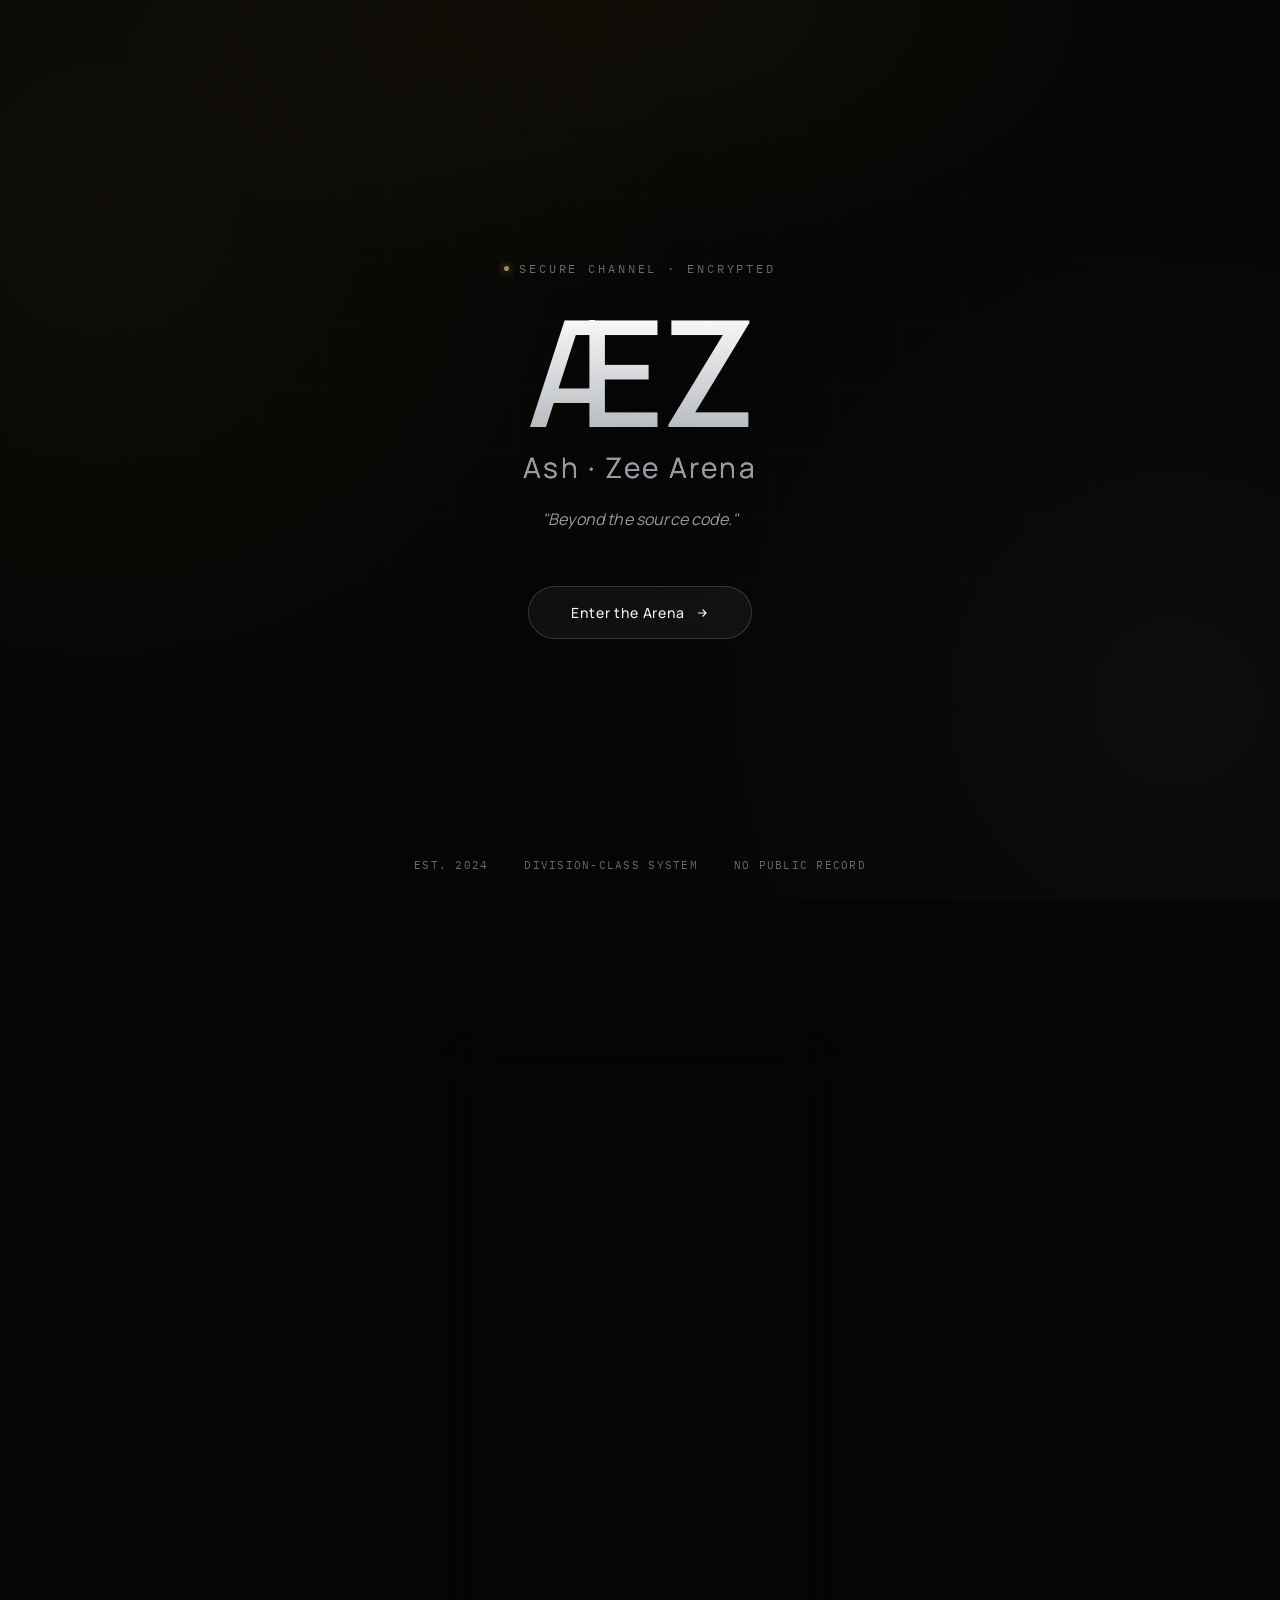
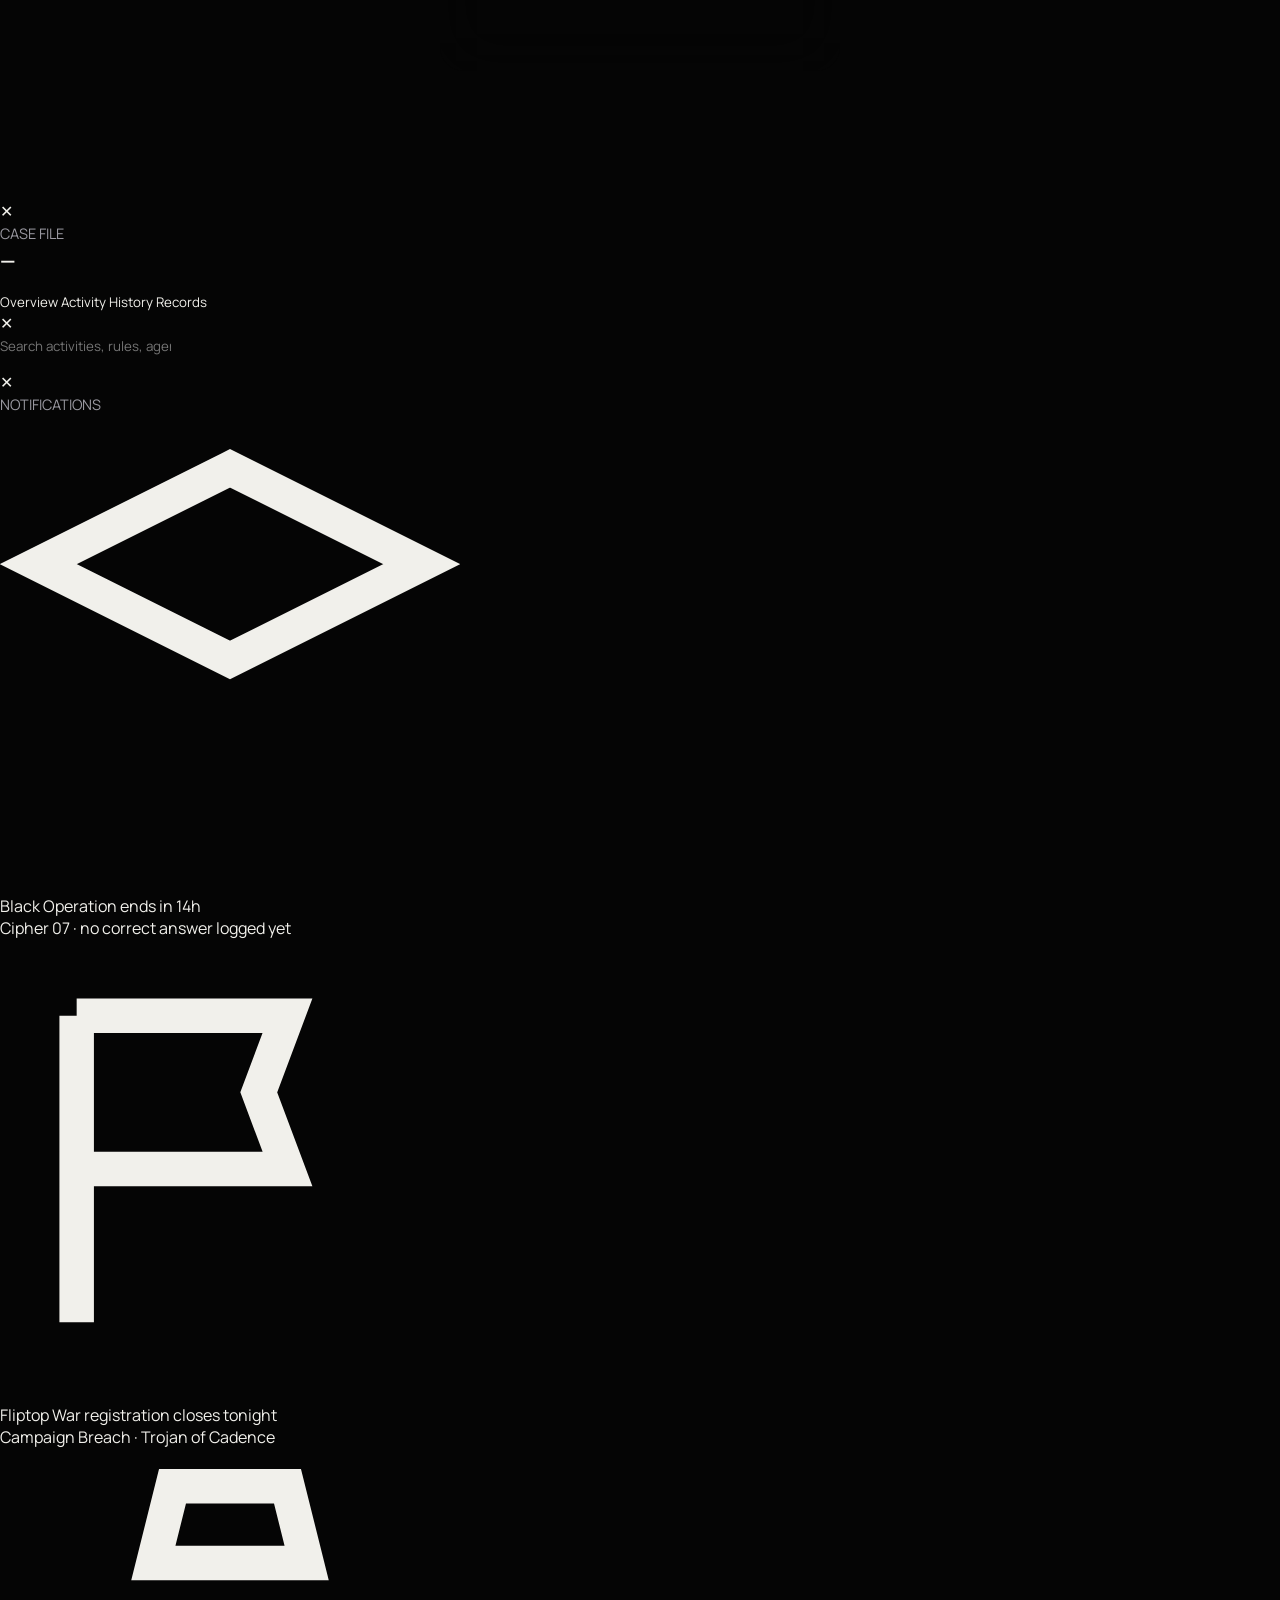
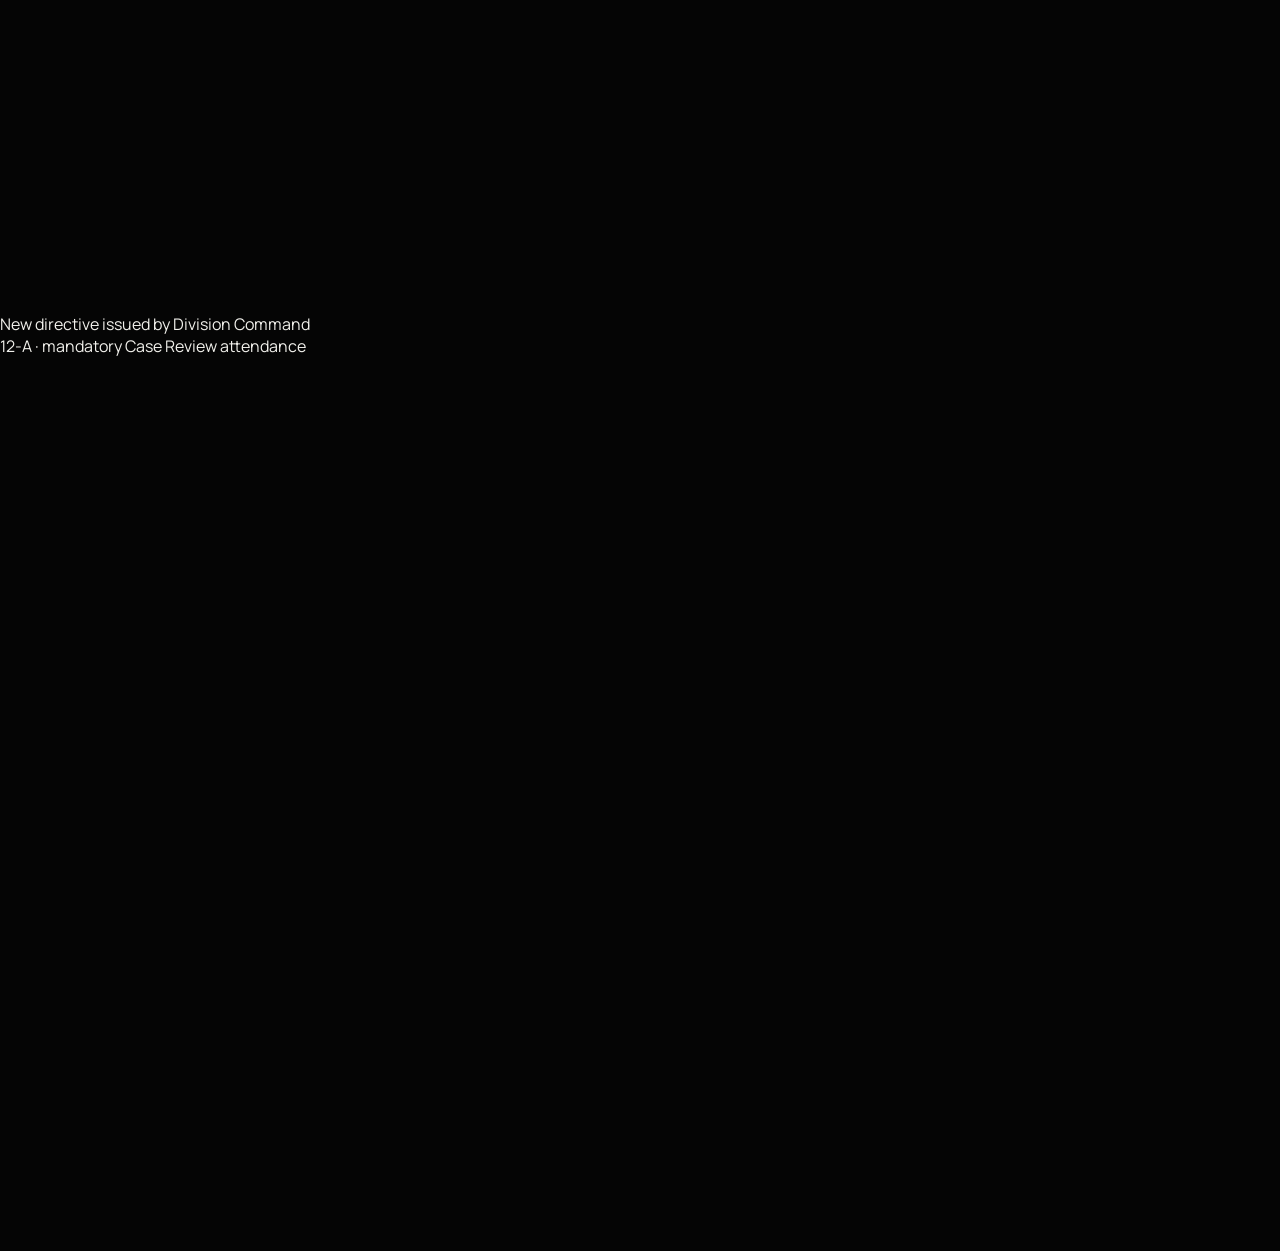
<file: nddex.html>
<!DOCTYPE html>
<html lang="en">
<head>

<meta charset="UTF-8">
<meta name="viewport" content="width=device-width, initial-scale=1.0, viewport-fit=cover">
<title>ÆZ Arena — Secure Intelligence Network</title>
<link rel="preconnect" href="https://fonts.googleapis.com">
<link rel="preconnect" href="https://fonts.gstatic.com" crossorigin>
<link href="https://fonts.googleapis.com/css2?family=Fraunces:ital,opsz,wght@0,9..144,300;0,9..144,400;0,9..144,500;0,9..144,600;1,9..144,400;1,9..144,500&family=Manrope:wght@400;500;600;700;800&family=IBM+Plex+Mono:wght@400;500;600&display=swap" rel="stylesheet">
<style>


/* ============================================================
   ÆZ ARENA — DESIGN TOKENS
   ============================================================ */
:root{
  --void:#050505;
  --charcoal:#0b0b0d;
  --graphite:#161619;
  --graphite-2:#1c1c20;
  --glass: rgba(21,21,25,0.60);
  --glass-strong: rgba(24,24,28,0.82);
  --hairline: rgba(255,255,255,0.08);
  --hairline-strong: rgba(255,255,255,0.16);
  --ink:#f1f0eb;
  --dim:#9a99a1;
  --dim-2:#69686f;
  --crimson:#9c2d3c;
  --crimson-bright:#c94b58;
  --crimson-wash: rgba(156,45,60,0.14);
  --silver:#b7b7be;
  --gold:#ad8a4c;
  --r-s:8px; --r-m:14px; --r-l:24px;
  --serif:'Fraunces', serif;
  --sans:'Manrope', sans-serif;
  --mono:'IBM Plex Mono', monospace;
  --ease: cubic-bezier(.22,.9,.32,1);
}

*{box-sizing:border-box; margin:0; padding:0;}
html,body{height:100%;}
body{
  background:var(--void);
  color:var(--ink);
  font-family:var(--sans);
  overflow-x:hidden;
  -webkit-font-smoothing:antialiased;
  min-height:100vh;
}
::selection{ background:var(--crimson-wash); color:var(--ink); }

a{ color:inherit; text-decoration:none; }
button{ font-family:inherit; color:inherit; background:none; border:none; cursor:pointer; }
input{ font-family:inherit; color:inherit; background:none; border:none; outline:none; }

::-webkit-scrollbar{ width:9px; height:9px; }
::-webkit-scrollbar-track{ background:transparent; }
::-webkit-scrollbar-thumb{ background:var(--graphite-2); border-radius:8px; border:2px solid var(--void); }

:focus-visible{ outline:1.5px solid var(--crimson-bright); outline-offset:3px; border-radius:4px; }

@media (prefers-reduced-motion: reduce){
  *{ animation-duration:0.001ms !important; animation-iteration-count:1 !important; transition-duration:0.001ms !important; }
}

/* ============================================================
   ATMOSPHERE — background layer, shared across screens
   ============================================================ */
.atmosphere{
  position:fixed; inset:0; z-index:0; pointer-events:none; overflow:hidden;
  background:var(--void);
}
.atmosphere::before{
  content:''; position:absolute; inset:-10%;
  background:
    radial-gradient(ellipse 700px 500px at 82% 8%, rgba(156,45,60,0.10), transparent 60%),
    radial-gradient(ellipse 800px 600px at 6% 96%, rgba(150,150,160,0.05), transparent 60%),
    radial-gradient(ellipse 1200px 900px at 50% 50%, rgba(255,255,255,0.015), transparent 70%);
}
.atmosphere::after{
  content:'';
  position:absolute; inset:0;
  opacity:0.5;
  background-image:
    linear-gradient(rgba(255,255,255,0.025) 1px, transparent 1px),
    linear-gradient(90deg, rgba(255,255,255,0.025) 1px, transparent 1px);
  background-size:64px 64px;
  mask-image: radial-gradient(ellipse 80% 60% at 50% 30%, black, transparent 75%);
}
.grain{
  position:fixed; inset:0; z-index:1; pointer-events:none; opacity:0.035; mix-blend-mode:overlay;
}

/* ============================================================
   MONOGRAM
   ============================================================ */
.monogram{
  font-family:var(--serif); font-style:italic; font-weight:500;
  letter-spacing:0.02em;
  display:inline-flex; align-items:center; gap:2px;
}
.monogram .bracket{ color:var(--dim-2); font-style:normal; font-weight:300; }
.monogram .mark{ color:var(--ink); }

/* ============================================================
   ACCESS SCREEN
   ============================================================ */
#access{
  position:fixed; inset:0; z-index:50;
  display:flex; align-items:center; justify-content:center;
  background:var(--void);
  transition:opacity 0.9s var(--ease), filter 0.9s var(--ease);
}
#access.leaving{ opacity:0; filter:blur(14px); pointer-events:none; }

.access-inner{
  position:relative; z-index:2;
  display:flex; flex-direction:column; align-items:center;
  padding:32px;
  width:100%; max-width:420px;
  text-align:center;
}
.access-mark{ font-size:34px; margin-bottom:6px; }
.access-tag{
  font-family:var(--mono); font-size:10.5px; letter-spacing:0.28em;
  color:var(--dim); text-transform:uppercase; margin-bottom:56px;
}
.access-tag span{ color:var(--dim-2); margin:0 8px; }

.scanner{
  position:relative;
  width:172px; height:172px;
  display:flex; align-items:center; justify-content:center;
  margin-bottom:34px;
  -webkit-user-select:none; user-select:none;
  touch-action:none;
}
.scanner-ring-bg, .scanner-ring-fg{
  position:absolute; inset:0; transform:rotate(-90deg);
}
.scanner-ring-bg circle{ fill:none; stroke:var(--hairline); stroke-width:1.5; }
.scanner-ring-fg circle{
  fill:none; stroke:var(--crimson-bright); stroke-width:1.5;
  stroke-linecap:round;
  stroke-dasharray:502.4;
  stroke-dashoffset:502.4;
  filter:drop-shadow(0 0 6px rgba(201,75,88,0.5));
  transition:stroke-dashoffset 0.05s linear;
}
.scanner-glow{
  position:absolute; inset:14px; border-radius:50%;
  background:radial-gradient(circle, rgba(156,45,60,0.16), transparent 70%);
  opacity:0; transition:opacity 0.4s var(--ease);
}
.scanner.active .scanner-glow{ opacity:1; }

.scanner-btn{
  position:relative; z-index:2;
  width:120px; height:120px; border-radius:50%;
  background:linear-gradient(160deg, var(--graphite-2), var(--charcoal));
  border:1px solid var(--hairline-strong);
  display:flex; align-items:center; justify-content:center;
  box-shadow: inset 0 1px 1px rgba(255,255,255,0.05), 0 20px 40px -18px rgba(0,0,0,0.9);
  transition:transform 0.2s var(--ease), border-color 0.3s var(--ease);
}
.scanner.pressed .scanner-btn{ transform:scale(0.96); border-color:rgba(201,75,88,0.4); }
.scanner-btn svg{ width:52px; height:52px; }
.scanner-btn .ridge{ fill:none; stroke:var(--dim); stroke-width:1.3; opacity:0.85; transition:stroke 0.4s var(--ease); }
.scanner.active .scanner-btn .ridge{ stroke:var(--crimson-bright); }

.particle{
  position:absolute; width:3px; height:3px; border-radius:50%;
  background:var(--crimson-bright); opacity:0;
  pointer-events:none;
}
.scanner.active .particle{ animation:particle-float 1.4s ease-out infinite; }
@keyframes particle-float{
  0%{ opacity:0; transform:translate(0,0) scale(0.5); }
  15%{ opacity:0.9; }
  100%{ opacity:0; transform:translate(var(--px), var(--py)) scale(1); }
}

.access-status{
  height:16px; margin-bottom:4px;
  font-family:var(--mono); font-size:11px; letter-spacing:0.14em;
  color:var(--dim); text-transform:uppercase;
}
.access-status .pct{ color:var(--crimson-bright); font-weight:600; }
.access-hint{
  font-family:var(--mono); font-size:10px; letter-spacing:0.12em;
  color:var(--dim-2); text-transform:uppercase; margin-top:6px;
  min-height:14px;
}

.access-fallback{
  margin-top:40px;
  font-family:var(--mono); font-size:11px; letter-spacing:0.16em;
  text-transform:uppercase; color:var(--dim);
  padding:12px 26px; border:1px solid var(--hairline-strong); border-radius:100px;
  background:rgba(255,255,255,0.02);
  transition:all 0.25s var(--ease);
}
.access-fallback:hover{ color:var(--ink); border-color:var(--dim); background:rgba(255,255,255,0.045); }

.boot-lines{
  position:fixed; bottom:28px; left:0; right:0; z-index:2;
  display:flex; flex-direction:column; align-items:center; gap:6px;
  font-family:var(--mono); font-size:10px; letter-spacing:0.1em; color:var(--dim-2);
  text-transform:uppercase;
}

/* ============================================================
   APP SHELL
   ============================================================ */
#app{
  position:relative; z-index:2;
  min-height:100vh;
  opacity:0; transform:scale(0.985);
  transition:opacity 0.8s var(--ease) 0.15s, transform 0.8s var(--ease) 0.15s;
}
#app.visible{ opacity:1; transform:scale(1); }

.topbar{
  position:sticky; top:0; z-index:20;
  display:flex; align-items:center; justify-content:space-between;
  padding:16px clamp(16px,4vw,40px);
  background:linear-gradient(var(--void) 55%, transparent);
}
.topbar-left{ display:flex; align-items:center; gap:12px; }
.topbar-mark{ font-size:19px; }
.status-pill{
  display:flex; align-items:center; gap:7px;
  font-family:var(--mono); font-size:10px; letter-spacing:0.1em; text-transform:uppercase;
  color:var(--dim); padding:6px 12px 6px 10px;
  border:1px solid var(--hairline); border-radius:100px;
  background:var(--glass); backdrop-filter:blur(16px);
}
.status-dot{ width:6px; height:6px; border-radius:50%; background:#4caf6b; box-shadow:0 0 0 0 rgba(76,175,107,0.5); animation:pulse-dot 2.4s ease-in-out infinite; }
@keyframes pulse-dot{ 0%,100%{ box-shadow:0 0 0 0 rgba(76,175,107,0.35);} 50%{ box-shadow:0 0 0 5px rgba(76,175,107,0);} }
.topbar-right{ display:flex; align-items:center; gap:10px; }

.search-trigger{
  display:flex; align-items:center; gap:10px;
  padding:8px 10px 8px 14px; border-radius:100px;
  border:1px solid var(--hairline); background:var(--glass); backdrop-filter:blur(16px);
  color:var(--dim); font-size:12.5px; transition:all 0.25s var(--ease);
}
.search-trigger:hover{ border-color:var(--hairline-strong); color:var(--ink); }
.kbd{
  font-family:var(--mono); font-size:10px; color:var(--dim-2);
  border:1px solid var(--hairline-strong); border-radius:5px; padding:2px 6px;
}

/* layout: sidebar + content */
.shell{ display:flex; align-items:flex-start; gap:0; }

.sidebar{
  position:sticky; top:78px;
  flex:0 0 216px;
  margin:6px 0 40px 24px;
  padding:14px 10px;
  border-radius:var(--r-l);
  border:1px solid var(--hairline);
  background:var(--glass);
  backdrop-filter:blur(20px) saturate(140%);
  display:flex; flex-direction:column; gap:2px;
  max-height:calc(100vh - 110px);
}
.nav-item{
  display:flex; align-items:center; gap:12px;
  padding:11px 14px; border-radius:var(--r-m);
  font-size:13px; color:var(--dim); letter-spacing:0.01em;
  transition:all 0.2s var(--ease); position:relative;
}
.nav-item .ic{ width:16px; height:16px; flex:none; opacity:0.85; }
.nav-item:hover{ color:var(--ink); background:rgba(255,255,255,0.035); }
.nav-item.active{ color:var(--ink); background:rgba(156,45,60,0.13); }
.nav-item.active::before{
  content:''; position:absolute; left:0; top:22%; bottom:22%; width:2.5px;
  background:var(--crimson-bright); border-radius:2px;
}
.nav-sep{ height:1px; background:var(--hairline); margin:10px 6px; }
.nav-foot{
  margin-top:10px; padding:10px 12px;
  font-family:var(--mono); font-size:9.5px; letter-spacing:0.1em; color:var(--dim-2);
  text-transform:uppercase; line-height:1.7;
}

main{ flex:1; min-width:0; padding:24px clamp(16px,4vw,44px) 120px; }

.view{ display:none; animation:view-in 0.5s var(--ease); }
.view.active{ display:block; }
@keyframes view-in{ from{ opacity:0; transform:translateY(10px);} to{opacity:1; transform:translateY(0);} }

/* ============================================================
   SHARED TYPE / LABEL SYSTEM
   ============================================================ */
.eyebrow{
  font-family:var(--mono); font-size:10.5px; letter-spacing:0.22em; text-transform:uppercase;
  color:var(--crimson-bright); display:flex; align-items:center; gap:8px; margin-bottom:10px;
}
.eyebrow::before{ content:''; width:14px; height:1px; background:var(--crimson-bright); }
.page-title{ font-family:var(--serif); font-weight:500; font-size:clamp(26px,3.4vw,40px); letter-spacing:-0.01em; margin-bottom:10px; }
.page-sub{ color:var(--dim); font-size:14.5px; max-width:560px; line-height:1.6; margin-bottom:32px; }

.glass-panel{
  border:1px solid var(--hairline); background:var(--glass); backdrop-filter:blur(18px) saturate(140%);
  border-radius:var(--r-l);
}

/* ============================================================
   DASHBOARD — bento
   ============================================================ */
.status-strip{
  display:flex; flex-wrap:wrap; gap:10px; margin-bottom:28px;
}
.status-chip{
  font-family:var(--mono); font-size:10.5px; letter-spacing:0.1em; text-transform:uppercase;
  color:var(--dim); padding:8px 14px; border-radius:100px;
  border:1px solid var(--hairline); background:rgba(255,255,255,0.02);
  display:flex; align-items:center; gap:8px;
}
.status-chip b{ color:var(--ink); font-weight:500; }

.bento{
  display:grid; grid-template-columns:repeat(12, 1fr); gap:14px;
}
.card{
  border:1px solid var(--hairline); background:var(--glass); backdrop-filter:blur(16px) saturate(130%);
  border-radius:var(--r-l);
  padding:22px; position:relative; overflow:hidden;
  transition:transform 0.35s var(--ease), border-color 0.35s var(--ease), background 0.35s var(--ease);
  display:flex; flex-direction:column;
}
.card::after{
  content:''; position:absolute; top:-60%; left:-20%; width:60%; height:220%;
  background:linear-gradient(120deg, transparent, rgba(255,255,255,0.035), transparent);
  transform:rotate(12deg) translateX(-140%); transition:transform 0.7s var(--ease);
  pointer-events:none;
}
.card:hover{ transform:translateY(-3px); border-color:var(--hairline-strong); background:var(--glass-strong); }
.card:hover::after{ transform:rotate(12deg) translateX(60%); }
.card .card-icon{ width:22px; height:22px; color:var(--crimson-bright); margin-bottom:16px; }
.card h3{ font-family:var(--serif); font-weight:500; font-size:19px; margin-bottom:8px; }
.card p{ color:var(--dim); font-size:13px; line-height:1.55; flex:1; }
.card .card-meta{ margin-top:16px; display:flex; align-items:center; justify-content:space-between; font-family:var(--mono); font-size:10px; letter-spacing:0.08em; color:var(--dim-2); text-transform:uppercase; }

.c-intel{ grid-column:span 7; min-height:200px; }
.c-members{ grid-column:span 5; min-height:200px; }
.c-events{ grid-column:span 4; }
.c-bulletins{ grid-column:span 4; }
.c-archives{ grid-column:span 4; }
.c-rankings{ grid-column:span 5; }
.c-rules{ grid-column:span 3; }
.c-org{ grid-column:span 4; }
.c-resources{ grid-column:span 6; }
.c-contact{ grid-column:span 6; }

@media (max-width:1000px){
  .c-intel,.c-members,.c-events,.c-bulletins,.c-archives,.c-rankings,.c-rules,.c-org,.c-resources,.c-contact{ grid-column:span 12; }
}

/* section heading (used inside views) */
.section-head{ display:flex; align-items:baseline; justify-content:space-between; margin:44px 0 18px; }
.section-head h2{ font-family:var(--serif); font-weight:500; font-size:20px; }
.section-head span{ font-family:var(--mono); font-size:10.5px; color:var(--dim-2); letter-spacing:0.1em; text-transform:uppercase; }
.view > .section-head:first-of-type{ margin-top:0; }

/* bulletin list */
.bulletin{
  display:flex; gap:14px; padding:16px 4px; border-bottom:1px solid var(--hairline);
}
.bulletin:last-child{ border-bottom:none; }
.bulletin-tag{
  flex:none; font-family:var(--mono); font-size:9.5px; letter-spacing:0.1em; color:var(--crimson-bright);
  border:1px solid rgba(156,45,60,0.4); padding:3px 8px; border-radius:5px; height:fit-content; text-transform:uppercase;
}
.bulletin h4{ font-size:14.5px; font-weight:600; margin-bottom:4px; }
.bulletin p{ color:var(--dim); font-size:12.5px; line-height:1.55; margin-bottom:6px; }
.bulletin .date{ font-family:var(--mono); font-size:10px; color:var(--dim-2); letter-spacing:0.06em; }

/* ============================================================
   GRID LISTS (members/events/resources)
   ============================================================ */
.grid-cards{ display:grid; grid-template-columns:repeat(auto-fill, minmax(230px,1fr)); gap:14px; }

.member-card{
  border:1px solid var(--hairline); background:var(--glass); border-radius:var(--r-l);
  padding:20px; cursor:pointer; transition:all 0.3s var(--ease);
  backdrop-filter:blur(14px);
}
.member-card:hover{ border-color:var(--hairline-strong); transform:translateY(-3px); background:var(--glass-strong); }
.member-avatar{
  width:52px; height:52px; border-radius:50%; margin-bottom:14px;
  display:flex; align-items:center; justify-content:center;
  font-family:var(--serif); font-style:italic; font-size:17px;
  background:linear-gradient(160deg, var(--graphite-2), var(--charcoal));
  border:1px solid var(--hairline-strong);
}
.member-card h4{ font-size:15.5px; font-weight:700; margin-bottom:2px; }
.member-card .role{ font-family:var(--mono); font-size:10px; letter-spacing:0.08em; color:var(--dim); text-transform:uppercase; margin-bottom:12px; }
.pill{
  display:inline-flex; align-items:center; gap:6px;
  font-family:var(--mono); font-size:9.5px; letter-spacing:0.09em; text-transform:uppercase;
  padding:4px 9px; border-radius:100px; border:1px solid var(--hairline-strong); color:var(--dim);
}
.pill.on::before{ content:''; width:5px; height:5px; border-radius:50%; background:#4caf6b; }
.pill.hold::before{ content:''; width:5px; height:5px; border-radius:50%; background:var(--gold); }

.event-card{
  border:1px solid var(--hairline); background:var(--glass); border-radius:var(--r-l);
  padding:20px; cursor:pointer; transition:all 0.3s var(--ease);
}
.event-card:hover{ border-color:var(--hairline-strong); transform:translateY(-3px); background:var(--glass-strong); }
.event-card .op-label{ font-family:var(--mono); font-size:9.5px; letter-spacing:0.14em; color:var(--crimson-bright); text-transform:uppercase; margin-bottom:8px; }
.event-card h4{ font-family:var(--serif); font-size:18px; font-weight:500; margin-bottom:10px; }
.event-row{ display:flex; justify-content:space-between; font-size:12px; color:var(--dim); padding:6px 0; border-top:1px solid var(--hairline); }
.event-row:first-of-type{ border-top:none; }
.event-row b{ color:var(--ink); font-weight:600; }

/* ============================================================
   INVESTIGATION BOARD
   ============================================================ */
.board-search{
  display:flex; align-items:center; gap:12px;
  padding:14px 18px; border-radius:100px; margin-bottom:30px;
  border:1px solid var(--hairline); background:var(--glass); backdrop-filter:blur(16px);
}
.board-search input{ flex:1; font-size:14px; color:var(--ink); }
.board-search input::placeholder{ color:var(--dim-2); }
.board-search svg{ width:16px; height:16px; color:var(--dim); flex:none; }

.board-wrap{ position:relative; min-height:420px; }
.board-svg{ position:absolute; inset:0; width:100%; height:100%; overflow:visible; }
.board-svg line{ stroke:var(--hairline-strong); stroke-width:1; stroke-dasharray:3 4; }
.board-node{
  position:absolute; width:168px; padding:14px 16px; border-radius:var(--r-m);
  border:1px solid var(--hairline-strong); background:var(--glass-strong); backdrop-filter:blur(14px);
  cursor:pointer; transition:all 0.25s var(--ease); z-index:2;
}
.board-node:hover, .board-node.sel{ border-color:var(--crimson-bright); box-shadow:0 0 0 1px rgba(156,45,60,0.3), 0 20px 40px -20px rgba(0,0,0,0.8); transform:translateY(-2px); }
.board-node .tag{ font-family:var(--mono); font-size:8.5px; letter-spacing:0.1em; color:var(--dim-2); text-transform:uppercase; margin-bottom:6px; }
.board-node .name{ font-size:13px; font-weight:700; line-height:1.3; }
.board-node .sub{ font-family:var(--mono); font-size:9.5px; color:var(--dim); margin-top:4px; text-transform:uppercase; letter-spacing:0.05em; }

.case-detail{ margin-top:26px; padding:24px; }
.case-detail .empty{ color:var(--dim-2); font-size:13px; font-family:var(--mono); text-align:center; padding:30px 0; }

/* ============================================================
   ARCHIVE TIMELINE
   ============================================================ */
.timeline{ position:relative; padding-left:26px; }
.timeline::before{ content:''; position:absolute; left:5px; top:6px; bottom:6px; width:1px; background:var(--hairline-strong); }
.tl-year{ margin-bottom:38px; position:relative; }
.tl-year::before{
  content:''; position:absolute; left:-26px; top:3px; width:11px; height:11px; border-radius:50%;
  background:var(--void); border:2px solid var(--crimson-bright);
}
.tl-year h3{ font-family:var(--serif); font-size:24px; font-weight:500; margin-bottom:16px; }
.tl-entries{ display:flex; flex-direction:column; gap:10px; }
.tl-entry{
  display:flex; align-items:center; justify-content:space-between; gap:16px;
  padding:14px 18px; border-radius:var(--r-m); border:1px solid var(--hairline);
  background:var(--glass); cursor:pointer; transition:all 0.25s var(--ease);
}
.tl-entry:hover{ border-color:var(--hairline-strong); background:var(--glass-strong); transform:translateX(4px); }
.tl-entry .lbl{ font-size:13.5px; font-weight:600; }
.tl-entry .cat{ font-family:var(--mono); font-size:9.5px; color:var(--dim); text-transform:uppercase; letter-spacing:0.08em; margin-top:3px; }
.tl-entry .arrow{ color:var(--dim-2); flex:none; }

/* ============================================================
   RANKINGS
   ============================================================ */
.rank-table{ width:100%; border-collapse:collapse; }
.rank-table th{
  text-align:left; font-family:var(--mono); font-size:10px; letter-spacing:0.1em; text-transform:uppercase;
  color:var(--dim-2); padding:0 14px 12px; font-weight:500;
}
.rank-table td{ padding:14px; font-size:13.5px; border-top:1px solid var(--hairline); }
.rank-table tr:hover td{ background:rgba(255,255,255,0.02); }
.rank-num{ font-family:var(--mono); width:34px; color:var(--dim); }
.rank-num.r1{ color:var(--gold); font-weight:700; }
.rank-num.r2{ color:var(--silver); font-weight:700; }
.rank-num.r3{ color:#a56a48; font-weight:700; }
.rank-points{ font-family:var(--mono); text-align:right; color:var(--ink); }
.rank-bar{ height:3px; background:var(--hairline); border-radius:3px; margin-top:6px; overflow:hidden; }
.rank-bar i{ display:block; height:100%; background:var(--crimson-bright); }

/* ============================================================
   RULES / CLASSIFIED DOCUMENT (inline, e.g. rules view)
   ============================================================ */
.doc-frame{
  border:1px solid var(--hairline-strong); border-radius:var(--r-l); background:var(--glass-strong);
  backdrop-filter:blur(18px); padding:0; overflow:hidden;
}
.doc-head{
  display:flex; flex-wrap:wrap; gap:20px; justify-content:space-between; align-items:flex-start;
  padding:24px 28px; border-bottom:1px solid var(--hairline);
  background:linear-gradient(180deg, rgba(156,45,60,0.06), transparent);
}
.doc-head-left .doc-title{ font-family:var(--serif); font-size:22px; font-weight:500; margin-bottom:4px; }
.doc-head-left .doc-kicker{ font-family:var(--mono); font-size:10px; letter-spacing:0.16em; color:var(--crimson-bright); text-transform:uppercase; }
.doc-meta{ display:flex; gap:22px; flex-wrap:wrap; }
.doc-meta div{ text-align:right; }
.doc-meta .k{ font-family:var(--mono); font-size:9px; color:var(--dim-2); letter-spacing:0.1em; text-transform:uppercase; }
.doc-meta .v{ font-family:var(--mono); font-size:12px; color:var(--ink); margin-top:3px; }
.doc-body{ padding:28px; }
.doc-body h4{ font-family:var(--serif); font-size:15.5px; font-weight:600; margin:22px 0 8px; }
.doc-body h4:first-child{ margin-top:0; }
.doc-body p, .doc-body li{ color:var(--dim); font-size:13.5px; line-height:1.75; }
.doc-body ol, .doc-body ul{ padding-left:20px; margin-top:6px; }
.doc-body li{ margin-bottom:6px; }
.doc-body li::marker{ color:var(--crimson-bright); font-family:var(--mono); font-size:12px; }
.doc-foot{
  padding:16px 28px; border-top:1px solid var(--hairline);
  display:flex; justify-content:space-between; font-family:var(--mono); font-size:9.5px; letter-spacing:0.08em;
  color:var(--dim-2); text-transform:uppercase;
}

/* ============================================================
   MODAL (dossiers / classified docs)
   ============================================================ */
.modal-scrim{
  position:fixed; inset:0; z-index:60; background:rgba(3,3,4,0.72); backdrop-filter:blur(6px);
  display:flex; align-items:center; justify-content:center; padding:24px;
  opacity:0; pointer-events:none; transition:opacity 0.3s var(--ease);
}
.modal-scrim.open{ opacity:1; pointer-events:auto; }
.modal-box{
  width:100%; max-width:620px; max-height:86vh; overflow:auto;
  background:var(--glass-strong); border:1px solid var(--hairline-strong); border-radius:var(--r-l);
  backdrop-filter:blur(24px) saturate(150%);
  transform:translateY(24px) scale(0.98); opacity:0; transition:all 0.4s var(--ease);
  box-shadow:0 40px 80px -30px rgba(0,0,0,0.85);
}
.modal-scrim.open .modal-box{ transform:translateY(0) scale(1); opacity:1; }
.modal-close{
  position:absolute; top:16px; right:16px; width:32px; height:32px; border-radius:50%;
  border:1px solid var(--hairline-strong); background:rgba(0,0,0,0.3); display:flex; align-items:center; justify-content:center;
  color:var(--dim); z-index:2; transition:all 0.2s var(--ease);
}
.modal-close:hover{ color:var(--ink); border-color:var(--dim); }

.dossier-head{
  position:relative; padding:30px 28px 22px; border-bottom:1px solid var(--hairline);
  background:linear-gradient(160deg, rgba(156,45,60,0.10), transparent 60%);
}
.dossier-kicker{ font-family:var(--mono); font-size:9.5px; letter-spacing:0.2em; color:var(--crimson-bright); text-transform:uppercase; margin-bottom:16px; }
.dossier-top{ display:flex; gap:16px; align-items:center; }
.dossier-avatar{
  width:64px; height:64px; border-radius:50%; flex:none;
  display:flex; align-items:center; justify-content:center;
  font-family:var(--serif); font-style:italic; font-size:22px;
  background:linear-gradient(160deg, var(--graphite-2), var(--charcoal));
  border:1px solid var(--hairline-strong);
}
.dossier-name{ font-family:var(--serif); font-size:23px; font-weight:500; }
.dossier-handle{ font-family:var(--mono); font-size:11.5px; color:var(--dim); margin-top:3px; }
.dossier-meta-grid{
  display:grid; grid-template-columns:repeat(2,1fr); gap:12px 24px; padding:20px 28px;
  border-bottom:1px solid var(--hairline);
}
.dossier-meta-grid .k{ font-family:var(--mono); font-size:9px; letter-spacing:0.1em; color:var(--dim-2); text-transform:uppercase; }
.dossier-meta-grid .v{ font-size:13px; margin-top:4px; }
.dossier-body{ padding:22px 28px 30px; }
.dossier-body h4{ font-family:var(--serif); font-size:14.5px; font-weight:600; margin:20px 0 7px; }
.dossier-body h4:first-child{ margin-top:0; }
.dossier-body p{ color:var(--dim); font-size:13px; line-height:1.7; }

/* ============================================================
   SEARCH OVERLAY
   ============================================================ */
.search-overlay{
  position:fixed; inset:0; z-index:70; background:rgba(3,3,4,0.78); backdrop-filter:blur(8px);
  display:flex; align-items:flex-start; justify-content:center; padding:10vh 20px 20px;
  opacity:0; pointer-events:none; transition:opacity 0.3s var(--ease);
}
.search-overlay.open{ opacity:1; pointer-events:auto; }
.search-panel{
  width:100%; max-width:600px; max-height:70vh; display:flex; flex-direction:column;
  background:var(--glass-strong); border:1px solid var(--hairline-strong); border-radius:var(--r-l);
  backdrop-filter:blur(26px) saturate(150%); overflow:hidden;
  transform:translateY(-14px); opacity:0; transition:all 0.35s var(--ease);
  box-shadow:0 50px 90px -30px rgba(0,0,0,0.9);
}
.search-overlay.open .search-panel{ transform:translateY(0); opacity:1; }
.search-input-row{ display:flex; align-items:center; gap:12px; padding:18px 22px; border-bottom:1px solid var(--hairline); }
.search-input-row svg{ width:17px; height:17px; color:var(--dim); flex:none; }
.search-input-row input{ flex:1; font-size:15.5px; color:var(--ink); }
.search-input-row input::placeholder{ color:var(--dim-2); }
.search-esc{ font-family:var(--mono); font-size:9.5px; color:var(--dim-2); border:1px solid var(--hairline-strong); padding:3px 7px; border-radius:5px; }
.search-results{ overflow-y:auto; padding:8px; }
.sr-group{ margin-bottom:6px; }
.sr-group-label{ font-family:var(--mono); font-size:9.5px; letter-spacing:0.14em; color:var(--dim-2); text-transform:uppercase; padding:12px 12px 6px; }
.sr-item{ display:flex; align-items:center; justify-content:space-between; gap:14px; padding:11px 14px; border-radius:var(--r-m); cursor:pointer; transition:background 0.15s; }
.sr-item:hover, .sr-item.hi{ background:rgba(156,45,60,0.14); }
.sr-item .n{ font-size:13.5px; font-weight:600; }
.sr-item .d{ font-size:11.5px; color:var(--dim); margin-top:2px; }
.sr-item .c{ font-family:var(--mono); font-size:9px; color:var(--dim-2); text-transform:uppercase; letter-spacing:0.06em; flex:none; }
.search-empty{ text-align:center; padding:40px 20px; color:var(--dim-2); font-family:var(--mono); font-size:12px; }

/* ============================================================
   BOTTOM NAV (mobile)
   ============================================================ */
.bottom-nav{
  display:none;
}
@media (max-width:880px){
  .sidebar{ display:none; }
  main{ padding-bottom:110px; }
  .bottom-nav{
    display:flex; position:fixed; bottom:16px; left:16px; right:16px; z-index:30;
    border:1px solid var(--hairline-strong); background:var(--glass-strong); backdrop-filter:blur(22px) saturate(150%);
    border-radius:100px; padding:8px; justify-content:space-between;
    box-shadow:0 20px 50px -20px rgba(0,0,0,0.8);
  }
  .bn-item{
    flex:1; display:flex; flex-direction:column; align-items:center; gap:4px; padding:8px 4px;
    border-radius:100px; color:var(--dim); transition:all 0.2s var(--ease);
  }
  .bn-item svg{ width:19px; height:19px; }
  .bn-item span{ font-family:var(--mono); font-size:8.5px; letter-spacing:0.05em; text-transform:uppercase; }
  .bn-item.active{ color:var(--ink); }
  .bn-item.active svg{ color:var(--crimson-bright); }
}
@media (max-width:560px){
  .dossier-meta-grid{ grid-template-columns:1fr 1fr; }
  .doc-meta{ gap:14px; }
}

/* utility icon sizing */
svg.ic-inline{ width:1em; height:1em; }


:root{
  --bone:var(--ink); --ash:var(--dim); --ash-dim:var(--dim-2);
  --hair:var(--hairline); --hair-strong:var(--hairline-strong);
  --danger:var(--crimson); --gold-dim:#765f35; --blue:#6da0d8; --blue-dim:#4f729a;
  --panel:var(--graphite); --radius-lg:var(--r-l); --radius-md:var(--r-m); --radius-sm:var(--r-s);
  --font-ui:var(--sans); --font-mono:var(--mono);
}

/* ============ SCREEN MANAGEMENT ============ */
.screen{display:none;min-height:100vh;}
.screen.active{display:block;}

/* ============ LANDING ============ */
#landing{
  position:relative;
  min-height:100vh;
  display:flex;flex-direction:column;align-items:center;justify-content:center;
  transition:opacity .25s ease, transform .25s ease;
  background:
    radial-gradient(ellipse 900px 500px at 50% 0%, rgba(201,162,39,0.06), transparent 60%),
    var(--void);
  text-align:center;
  overflow:hidden;
}
.grid-veil{
  position:absolute;inset:0;
  background-image:
    linear-gradient(rgba(232,233,235,0.025) 1px, transparent 1px),
    linear-gradient(90deg, rgba(232,233,235,0.025) 1px, transparent 1px);
  background-size:64px 64px;
  mask-image:radial-gradient(ellipse 70% 60% at 50% 40%, black, transparent 80%);
  pointer-events:none;
}
.noise-drift{
  position:absolute;inset:-20%;
  background:
    radial-gradient(circle at 20% 30%, rgba(201,162,39,0.05), transparent 35%),
    radial-gradient(circle at 80% 70%, rgba(185,189,196,0.04), transparent 35%);
  animation:drift 22s ease-in-out infinite alternate;
  pointer-events:none;
}
@keyframes drift{
  0%{transform:translate(0,0) scale(1);}
  100%{transform:translate(-3%,2%) scale(1.06);}
}
.mark-glyph{
  font-family:var(--font-mono);
  font-size:12px;
  letter-spacing:0.24em;
  color:var(--ash-dim);
  margin-bottom:28px;
  display:flex;align-items:center;gap:10px;
}
.mark-glyph .dot{width:5px;height:5px;border-radius:50%;background:var(--gold);box-shadow:0 0 8px var(--gold);animation:pulse 2.4s ease-in-out infinite;}
@keyframes pulse{0%,100%{opacity:0.4;}50%{opacity:1;}}
#landing.leaving{
  opacity:0;
  transform:scale(1.015);
  pointer-events:none;
}
.wordmark{
  font-size:clamp(64px,14vw,148px);
  font-weight:600;
  letter-spacing:-0.03em;
  line-height:0.9;
  background:linear-gradient(180deg,#F5F6F7 10%, #9B9FA6 100%);
  -webkit-background-clip:text;background-clip:text;color:transparent;
  position:relative;z-index:2;
}
.wordmark small{display:block;font-size:0.19em;font-weight:400;letter-spacing:0.08em;color:var(--ash);-webkit-text-fill-color:var(--ash);margin-top:18px;}
.tagline{
  margin-top:28px;font-size:16px;color:var(--ash);font-style:italic;letter-spacing:0.01em;
  position:relative;z-index:2;
}
.enter-btn{
  margin-top:56px;
  padding:16px 42px;
  border-radius:999px;
  border:1px solid var(--hair-strong);
  background:rgba(232,233,235,0.05);
  backdrop-filter:blur(20px);
  color:var(--bone);
  font-size:14px;letter-spacing:0.06em;font-weight:500;
  display:inline-flex;align-items:center;gap:10px;
  transition:all .35s cubic-bezier(.2,.8,.2,1);
  position:relative;z-index:2;
}
.enter-btn:hover{background:rgba(232,233,235,0.1);border-color:var(--hair-strong);transform:translateY(-2px);box-shadow:0 12px 40px rgba(0,0,0,0.4);}
.enter-btn svg{width:14px;height:14px;transition:transform .35s;}
.enter-btn:hover svg{transform:translateX(3px);}
.landing-foot{
  position:absolute;bottom:28px;left:0;right:0;
  display:flex;justify-content:center;gap:36px;
  font-family:var(--font-mono);font-size:10.5px;letter-spacing:0.12em;color:var(--ash-dim);
}

/* ============ LOGIN ============ */
#login{
  min-height:100vh;display:flex;align-items:center;justify-content:center;
  background:var(--void);
  padding:24px;
}
.login-card{
  width:100%;max-width:400px;
  background:rgba(20,23,27,0.6);
  backdrop-filter:blur(30px);
  border:1px solid var(--hair);
  border-radius:var(--radius-lg);
  padding:40px 34px;
  box-shadow:0 40px 100px rgba(0,0,0,0.5);
  animation:rise .6s cubic-bezier(.2,.8,.2,1);
}
@keyframes rise{from{opacity:0;transform:translateY(16px);}to{opacity:1;transform:translateY(0);}}
.login-head{text-align:center;margin-bottom:30px;}
.login-head .glyph{font-size:22px;letter-spacing:0.05em;font-weight:600;margin-bottom:6px;}
.login-head .sub{font-size:12px;color:var(--ash-dim);letter-spacing:0.14em;}
.field{margin-bottom:16px;}
.field label{display:block;font-size:11.5px;color:var(--ash);margin-bottom:7px;letter-spacing:0.03em;}
.field input, .field select{
  width:100%;padding:13px 14px;border-radius:var(--radius-sm);
  border:1px solid var(--hair);background:rgba(0,0,0,0.3);
  color:var(--bone);font-size:14px;transition:border-color .2s, background .2s;
  font-family:inherit;appearance:none;-webkit-appearance:none;
}
.field select{
  background-image:url("data:image/svg+xml,%3Csvg xmlns='http://www.w3.org/2000/svg' viewBox='0 0 24 24' fill='none' stroke='%238A8F98' stroke-width='2'%3E%3Cpath d='m6 9 6 6 6-6'/%3E%3C/svg%3E");
  background-repeat:no-repeat;background-position:right 12px center;background-size:16px;
}
.field select option{background:var(--charcoal);color:var(--bone);}
.field select:invalid, .field select option[value=""]{color:var(--ash-dim);}
.field input:focus, .field select:focus{outline:none;border-color:var(--gold-dim);background:rgba(0,0,0,0.45);}
.pw-wrap{position:relative;}
.pw-wrap input{padding-right:42px;}
.pw-toggle{position:absolute;right:4px;top:50%;transform:translateY(-50%);width:32px;height:32px;border:none;background:transparent;color:var(--ash-dim);display:flex;align-items:center;justify-content:center;border-radius:8px;transition:color .2s, background .2s;}
.pw-toggle:hover{color:var(--ash);background:rgba(232,233,235,0.06);}
.pw-toggle svg{width:16px;height:16px;}
.field.error input, .field.error select{border-color:var(--danger);background:rgba(166,92,92,0.06);}
.field.error .upload-well{border-color:var(--danger);background:rgba(166,92,92,0.06);}
.field.error label{color:#C98F8F;}
.status-row{display:flex;justify-content:space-between;margin:22px 0;padding:14px;border-radius:var(--radius-sm);background:rgba(0,0,0,0.25);border:1px solid var(--hair);}
.status-item{text-align:center;flex:1;}
.status-item .lbl{font-size:9.5px;color:var(--ash-dim);letter-spacing:0.1em;margin-bottom:5px;}
.status-item .val{font-size:12px;font-weight:500;}
.status-item .val.ok{color:var(--blue);}
.login-error{
  display:flex;align-items:center;gap:8px;margin-bottom:16px;padding:11px 13px;
  border-radius:var(--radius-sm);background:rgba(166,92,92,0.1);border:1px solid rgba(166,92,92,0.3);
  color:#C98F8F;font-size:12.5px;line-height:1.4;
}
@keyframes shake{
  10%,90%{transform:translateX(-1px);}
  20%,80%{transform:translateX(2px);}
  30%,50%,70%{transform:translateX(-4px);}
  40%,60%{transform:translateX(4px);}
}
.login-card.shake{animation:shake .5s cubic-bezier(.36,.07,.19,.97) both;}
.enter-full{
  width:100%;padding:15px;border-radius:var(--radius-sm);border:none;
  background:var(--bone);color:var(--void);font-weight:600;font-size:14px;letter-spacing:0.03em;
  transition:transform .2s, box-shadow .2s;
}
.enter-full:hover{transform:translateY(-1px);box-shadow:0 10px 30px rgba(232,233,235,0.12);}
.enter-full:disabled{opacity:0.55;cursor:not-allowed;transform:none;box-shadow:none;}
.field input:disabled, .field select:disabled{opacity:0.5;cursor:not-allowed;}
.login-note{text-align:center;margin-top:18px;font-size:11px;color:var(--ash-dim);}
.login-switch{text-align:center;margin-top:14px;font-size:12.5px;color:var(--ash-dim);}
.login-switch a{color:var(--gold);cursor:pointer;font-weight:500;}
.login-switch a:hover{text-decoration:underline;}

/* upload well */
.upload-well{
  display:flex;flex-direction:column;align-items:center;justify-content:center;gap:10px;
  min-height:120px;border-radius:var(--radius-sm);border:1.5px dashed var(--hair-strong);
  background:rgba(0,0,0,0.25);cursor:pointer;transition:border-color .2s, background .2s;padding:16px;text-align:center;
}
.upload-well:hover{border-color:var(--gold-dim);background:rgba(201,162,39,0.04);}
.upload-well svg{width:26px;height:26px;color:var(--ash-dim);}
.upload-well span{font-size:12px;color:var(--ash-dim);}
.upload-well img{max-width:100%;max-height:160px;border-radius:8px;object-fit:cover;}
.upload-well.has-image{border-style:solid;border-color:var(--hair-strong);padding:8px;}

/* pending / verification screen */
.pending-photo-wrap{width:96px;height:96px;margin:0 auto 16px;border-radius:16px;overflow:hidden;background:var(--graphite);border:1px solid var(--hair-strong);}
.pending-photo-wrap img{width:100%;height:100%;object-fit:cover;display:block;}
.pending-name{font-size:19px;font-weight:700;margin-bottom:2px;}
#signupPending .kv-row{text-align:left;}
.stamp.verified{color:var(--blue);border-color:var(--blue);}


</style>

</head>
<body>


<!-- ============ LANDING ============ -->
<section id="landing" class="screen active">
  <div class="grid-veil"></div>
  <div class="noise-drift"></div>
  <div class="mark-glyph"><span class="dot"></span> SECURE CHANNEL · ENCRYPTED</div>
  <div class="wordmark">ÆZ<small>Ash · Zee Arena</small></div>
  <div class="tagline">"Beyond the source code."</div>
  <button class="enter-btn" onclick="enterArena()" aria-label="Enter the Arena">
     Enter the Arena
     <svg viewBox="0 0 24 24" fill="none" stroke="currentColor" stroke-width="2"><path d="M5 12h14M13 6l6 6-6 6"/></svg>
   </button>
  <div class="landing-foot">
    <span>EST. 2024</span><span>DIVISION-CLASS SYSTEM</span><span>NO PUBLIC RECORD</span>
  </div>
</section>

<!-- ============ LOGIN ============ -->
<section id="login" class="screen">
  <div class="login-card" id="loginCard">
    <div class="login-head">
      <div class="glyph">ÆZ SECURE ACCESS</div>
      <div class="sub">IDENTIFY YOURSELF TO PROCEED</div>
    </div>
    <div class="field" id="fieldGang">
      <label>Gang</label>
      <select id="gangSelect" onchange="clearFieldError('fieldGang')">
        <option value="" disabled selected>Select your gang</option>
        <option value="Cadence Gang">DD Gang</option>
        <option value="Discourse Gang">NUDE Gang</option>
        <option value="Strife Gang">SEK Gang</option>
        <option value="Charm Gang">ES Gang</option>
        <option value="Verse Gang">SARAH Gang</option>
        <option value="Retort Gang">BBM Gang</option>
      </select>
    </div>
    <div class="field" id="fieldCodename">
      <label>Codename</label>
      <input type="text" placeholder="e.g. Ashford-9" id="codenameInput" oninput="clearFieldError('fieldCodename')" onkeydown="if(event.key==='Enter')login()">
    </div>
    <div class="field" id="fieldPassword">
      <label>Password</label>
      <div class="pw-wrap">
        <input type="password" placeholder="••••••••••" id="passwordInput" oninput="clearFieldError('fieldPassword')" onkeydown="if(event.key==='Enter')login()">
        <button type="button" class="pw-toggle" onclick="togglePasswordVisibility()" aria-label="Show password">
          <svg id="pwEyeIcon" viewBox="0 0 24 24" fill="none" stroke="currentColor" stroke-width="1.8"><path d="M1 12s4-7 11-7 11 7 11 7-4 7-11 7-11-7-11-7Z"/><circle cx="12" cy="12" r="3"/></svg>
        </button>
      </div>
    </div>
    <div class="status-row">
      <div class="status-item"><div class="lbl">ACCESS</div><div class="val">RESTRICTED</div></div>
      <div class="status-item"><div class="lbl">SECURITY</div><div class="val ok">NOMINAL</div></div>
      <div class="status-item"><div class="lbl">LINK</div><div class="val ok">STABLE</div></div>
    </div>
    <div class="login-error" id="loginError" style="display:none"></div>
    <button class="enter-full" id="loginSubmitBtn" onclick="login()">Enter the Arena</button>
    <div class="login-note">Unauthorized access is logged and reported to Division Command.</div>
    <div class="login-switch">New agent? <a onclick="showScreen('signup')">Register with your gang</a></div>
  </div>
</section>

<!-- ============ SIGN UP ============ -->
<section id="signup" class="screen">
  <div class="login-card" id="signupCard" style="max-width:440px;">
    <div class="login-head">
      <div class="glyph">ÆZ AGENT REGISTRATION</div>
      <div class="sub">SUBMIT YOUR CREDENTIALS FOR REVIEW</div>
    </div>

    <div id="signupForm">
      <div class="field" id="suFieldGang">
        <label>Gang</label>
        <select id="suGangSelect" onchange="clearFieldError('suFieldGang')">
          <option value="" disabled selected>Select your gang</option>
          <option value="SEBI Gang">Cadence Gang</option>
          <option value="STESI Gang">Discourse Gang</option>
          <option value="REN Gang">Strife Gang</option>
          <option value="BBM Gang">Charm Gang</option>
          <option value="SARAH Gang">Verse Gang</option>
          <option value="HAHA Gang">Retort Gang</option>
        </select>
      </div>
      <div class="field" id="suFieldCodename">
        <label>Codename</label>
        <input type="text" placeholder="Choose a codename" id="suCodenameInput" oninput="clearFieldError('suFieldCodename')">
      </div>
      <div class="field" id="suFieldFb">
        <label>Facebook UID</label>
        <input type="text" placeholder="e.g. 100081234567890" id="suFbInput" oninput="clearFieldError('suFieldFb')">
      </div>
      <div class="field" id="suFieldJoined">
        <label>Date joined the gang</label>
        <input type="date" id="suJoinedInput" onchange="clearFieldError('suFieldJoined')">
      </div>
      <div class="field" id="suFieldPassword">
        <label>Password</label>
        <div class="pw-wrap">
          <input type="password" placeholder="Choose a password" id="suPasswordInput" oninput="clearFieldError('suFieldPassword')">
        </div>
      </div>
      <div class="field" id="suFieldId">
        <label>Upload ID picture</label>
        <label class="upload-well" id="uploadWell" for="suIdFile">
          <input type="file" id="suIdFile" accept="image/*" onchange="handleIdUpload(this)" style="display:none">
          <img id="uploadPreview" style="display:none">
          <div id="uploadPrompt">
            <svg viewBox="0 0 24 24" fill="none" stroke="currentColor" stroke-width="1.6"><rect x="3" y="5" width="18" height="14" rx="2"/><circle cx="9" cy="11" r="2"/><path d="m21 17-5-5-9 9"/></svg>
            <span>Tap to upload a photo of your ID</span>
          </div>
        </label>
      </div>

      <div class="login-error" id="signupError" style="display:none"></div>
      <button class="enter-full" onclick="submitSignup()">Submit for Verification</button>
      <div class="login-note">Your gang reviews new registrations against the ID and Facebook profile submitted here.</div>
      <div class="login-switch">Already registered? <a onclick="showScreen('login')">Back to Secure Access</a></div>
    </div>

    <div id="signupPending" style="display:none;text-align:center;">
      <div class="stamp neutral" id="pendingStamp" style="transform:rotate(-2deg);margin-bottom:18px;display:inline-block">PENDING VERIFICATION</div>
      <div class="pending-photo-wrap"><img id="pendingPhoto"></div>
      <div class="pending-name" id="pendingCodename">—</div>
      <div class="page-sub" id="pendingGang">—</div>
      <div class="kv-row"><span class="k">Facebook UID</span><span class="v" id="pendingFb">—</span></div>
      <div class="kv-row"><span class="k">Joined gang</span><span class="v" id="pendingJoined">—</span></div>
      <div class="kv-row"><span class="k">Submitted</span><span class="v">Just now</span></div>
      <div class="page-sub" style="margin:18px 0;text-align:left" id="pendingNote">
        Your registration has been sent to <span id="pendingGangInline">your gang</span> for review. Once a division officer confirms your identity against this ID and Facebook profile, your access will be marked verified.
      </div>
      <button class="enter-full" id="verifyDemoBtn" onclick="simulateGangVerification()" style="background:var(--gold);color:var(--void)">Simulate Gang Verification (Demo)</button>
      <div class="login-note">In a live deployment, this step is completed by a division officer — not the applicant.</div>
      <div class="login-switch"><a onclick="showScreen('login')">Back to Secure Access</a></div>
    </div>
  </div>
</section>

<!-- ============ APP ============ -->
<section id="app" class="screen">
  <aside class="sidebar">
    <div class="side-brand"><div class="glyph">Æ</div><div class="name">ÆZ Arena</div></div>

    <div class="nav-group">
      <div class="nav-group-label">HOME</div>
      <a class="nav-item active" data-view="dashboard" onclick="nav(this)"><svg viewBox="0 0 24 24" fill="none" stroke="currentColor" stroke-width="1.6"><rect x="3" y="3" width="7" height="9" rx="1.5"/><rect x="14" y="3" width="7" height="5" rx="1.5"/><rect x="14" y="12" width="7" height="9" rx="1.5"/><rect x="3" y="16" width="7" height="5" rx="1.5"/></svg>Dashboard</a>
      <a class="nav-item" data-view="activities" onclick="nav(this)"><svg viewBox="0 0 24 24" fill="none" stroke="currentColor" stroke-width="1.6"><circle cx="12" cy="12" r="9"/><path d="M12 7v5l3 3"/></svg>Activities</a>
      <a class="nav-item" data-view="schedule" onclick="nav(this)"><svg viewBox="0 0 24 24" fill="none" stroke="currentColor" stroke-width="1.6"><rect x="3" y="5" width="18" height="16" rx="2"/><path d="M8 3v4M16 3v4M3 10h18"/></svg>Schedule</a>
      <a class="nav-item" data-view="rankings" onclick="nav(this)"><svg viewBox="0 0 24 24" fill="none" stroke="currentColor" stroke-width="1.6"><path d="M4 20V10M12 20V4M20 20v-7"/></svg>Rankings</a>
      <a class="nav-item" data-view="points" onclick="nav(this)"><svg viewBox="0 0 24 24" fill="none" stroke="currentColor" stroke-width="1.6"><circle cx="12" cy="12" r="9"/><path d="M9 12h6M12 9v6"/></svg>Points</a>
    </div>

    <div class="nav-group">
      <div class="nav-group-label">INTELLIGENCE</div>
      <a class="nav-item" data-view="intel" onclick="nav(this)"><svg viewBox="0 0 24 24" fill="none" stroke="currentColor" stroke-width="1.6"><path d="M4 19V5a2 2 0 0 1 2-2h8l6 6v10a2 2 0 0 1-2 2H6a2 2 0 0 1-2-2Z"/><path d="M14 3v6h6"/></svg>Intel Center</a>
    </div>

    <div class="nav-group">
      <div class="nav-group-label">OPERATIONS</div>
      <a class="nav-item" data-view="blackop" onclick="nav(this)"><svg viewBox="0 0 24 24" fill="none" stroke="currentColor" stroke-width="1.6"><path d="M12 2 2 7l10 5 10-5-10-5Z"/><path d="M2 17l10 5 10-5M2 12l10 5 10-5"/></svg>Black Operation</a>
      <a class="nav-item" data-view="codeclass" onclick="nav(this)"><svg viewBox="0 0 24 24" fill="none" stroke="currentColor" stroke-width="1.6"><path d="m8 9-4 3 4 3M16 9l4 3-4 3M13 6l-2 12"/></svg>Code Class</a>
      <a class="nav-item" data-view="campaign" onclick="nav(this)"><svg viewBox="0 0 24 24" fill="none" stroke="currentColor" stroke-width="1.6"><path d="M4 4v16M4 4h11l-1.5 4L15 12H4"/></svg>Campaign Breach</a>
      <a class="nav-item" data-view="casereview" onclick="nav(this)"><svg viewBox="0 0 24 24" fill="none" stroke="currentColor" stroke-width="1.6"><path d="M12 2v4M4.2 8l3.4 2M4.2 16l3.4-2M12 22v-4M19.8 16l-3.4-2M19.8 8l-3.4 2"/><circle cx="12" cy="12" r="3"/></svg>Case Review</a>
    </div>

    <div class="nav-group">
      <div class="nav-group-label">ACCESS</div>
      <a class="nav-item" data-view="profile" onclick="nav(this)"><svg viewBox="0 0 24 24" fill="none" stroke="currentColor" stroke-width="1.6"><circle cx="12" cy="8" r="4"/><path d="M4 20c0-4 4-6 8-6s8 2 8 6"/></svg>Profile</a>
      <a class="nav-item" data-view="passes" onclick="nav(this)"><svg viewBox="0 0 24 24" fill="none" stroke="currentColor" stroke-width="1.6"><rect x="2" y="6" width="20" height="12" rx="2"/><path d="M2 10h20"/></svg>Passes</a>
      <a class="nav-item" data-view="rules" onclick="nav(this)"><svg viewBox="0 0 24 24" fill="none" stroke="currentColor" stroke-width="1.6"><path d="M9 2h6l1 4H8l1-4Z"/><path d="M6 6h12l1 15a1 1 0 0 1-1 1H6a1 1 0 0 1-1-1L6 6Z"/></svg>Rules</a>
    </div>
  </aside>

  <div class="main">
    <div class="topbar">
      <div class="top-left"><div class="top-mark">ÆZ</div><div class="top-clock" id="liveClock">—</div></div>
      <div class="top-right">
        <div class="icon-btn clickable" onclick="openSearch()"><svg viewBox="0 0 24 24" fill="none" stroke="currentColor" stroke-width="1.8"><circle cx="11" cy="11" r="7"/><path d="m21 21-4.3-4.3"/></svg></div>
        <div class="icon-btn clickable" onclick="openNotif()"><svg viewBox="0 0 24 24" fill="none" stroke="currentColor" stroke-width="1.8"><path d="M6 8a6 6 0 0 1 12 0c0 5 2 6 2 6H4s2-1 2-6Z"/><path d="M10 20a2 2 0 0 0 4 0"/></svg><span class="dot"></span></div>
        <div class="avatar-chip clickable" id="avatarChip" onclick="toggleAvatarMenu()">
          <div class="av"></div><div class="lvl" id="topCodename">Ashford-9</div>
          <div class="avatar-menu" id="avatarMenu">
            <div class="avatar-menu-item" onclick="event.stopPropagation();logout()">Log Out</div>
          </div>
        </div>
      </div>
    </div>

    <div class="content">

      <!-- DASHBOARD -->
      <div class="view active" id="view-dashboard">
        <div class="page-head"><div><h1>Command Overview</h1><div class="page-sub">Division status, live at <span id="dashTime">—</span></div></div><span class="stamp active">ACTIVE</span></div>
        <div class="grid">
          <div class="card span-8 welcome-card">
            <div>
              <h2>Welcome back, Agent.</h2>
              <div class="page-sub" id="wcSubline">Trojan Division · Clearance confirmed</div>
              <div class="meta">
                <div class="meta-item"><div class="l">CODENAME</div><div class="v" id="wcCodename">Ashford-9</div></div>
                <div class="meta-item"><div class="l">DIVISION</div><div class="v" id="wcDivision">Cadence Gang</div></div>
                <div class="meta-item"><div class="l">RANK</div><div class="v" id="wcRank">#4 Individual</div></div>
                <div class="meta-item"><div class="l">STATUS</div><div class="v" style="color:var(--blue)">On Duty</div></div>
              </div>
            </div>
            <div class="id-glass"><div class="lv">ACCESS LEVEL</div><div class="lv-val" id="wcAccessLevel">III</div></div>
          </div>
          <div class="card span-4">
            <div class="stat-label">CURRENT POINTS</div>
            <div class="stat-value" data-count="184500" id="statPoints">0</div>
            <div class="stat-delta">+12,000 this week</div>
          </div>

          <div class="card span-3"><div class="stat-label">DIVISION RANK</div><div class="stat-value" data-count="2" id="statDivRank">0</div><div class="stat-delta">of 6 divisions</div></div>
          <div class="card span-3"><div class="stat-label">INDIVIDUAL RANK</div><div class="stat-value" data-count="4" id="statIndRank">0</div><div class="stat-delta">↑ 2 since Monday</div></div>
          <div class="card span-3"><div class="stat-label">ATTENDANCE</div><div class="stat-value" data-count="96" id="statAttendance">0<span style="font-size:16px">%</span></div><div class="stat-delta">28 of 29 sessions</div></div>
          <div class="card span-3"><div class="stat-label">AVAILABLE PASSES</div><div class="stat-value" data-count="3" id="statPasses">0</div><div class="stat-delta down">1 used this cycle</div></div>

          <div class="card span-6">
            <div class="stat-label" style="margin-bottom:14px">ACTIVE OPERATIONS</div>
            <div class="list-row"><div class="list-left"><div class="list-icon"><svg viewBox="0 0 24 24" fill="none" stroke="currentColor" stroke-width="1.8"><path d="M12 2 2 7l10 5 10-5-10-5Z"/></svg></div><div><div class="list-title">Black Operation — Cipher 07</div><div class="list-sub">Ends in 14h 22m</div></div></div><span class="pill live">Live</span></div>
            <div class="list-row"><div class="list-left"><div class="list-icon"><svg viewBox="0 0 24 24" fill="none" stroke="currentColor" stroke-width="1.8"><path d="M4 4v16M4 4h11l-1.5 4L15 12H4"/></svg></div><div><div class="list-title">Campaign Breach — Fliptop War</div><div class="list-sub">Registration open</div></div></div><span class="pill">Open</span></div>
            <div class="list-row"><div class="list-left"><div class="list-icon"><svg viewBox="0 0 24 24" fill="none" stroke="currentColor" stroke-width="1.8"><circle cx="12" cy="12" r="9"/></svg></div><div><div class="list-title">Case Log — Weekly Submission</div><div class="list-sub">Due Friday, 11:59 PM</div></div></div><span class="pill">Pending</span></div>
          </div>

          <div class="card span-6">
            <div class="stat-label" style="margin-bottom:14px">UPCOMING WARS</div>
            <div class="list-row"><div class="list-left"><div class="list-icon"><svg viewBox="0 0 24 24" fill="none" stroke="currentColor" stroke-width="1.8"><path d="M12 2v20M2 12h20"/></svg></div><div><div class="list-title">Major War — Cadence vs. Discourse</div><div class="list-sub">Wednesday, 8:00 PM</div></div></div><span class="pill">Major</span></div>
            <div class="list-row"><div class="list-left"><div class="list-icon"><svg viewBox="0 0 24 24" fill="none" stroke="currentColor" stroke-width="1.8"><path d="M12 2v20M2 12h20"/></svg></div><div><div class="list-title">Minor War — Charm vs. Verse</div><div class="list-sub">Friday, 9:00 PM</div></div></div><span class="pill">Minor</span></div>
            <div class="list-row"><div class="list-left"><div class="list-icon"><svg viewBox="0 0 24 24" fill="none" stroke="currentColor" stroke-width="1.8"><path d="M12 2v20M2 12h20"/></svg></div><div><div class="list-title">Case Review — Post-War Judging</div><div class="list-sub">Following each war night</div></div></div><span class="pill">Scheduled</span></div>
          </div>
        </div>
      </div>

      <!-- ACTIVITIES -->
      <div class="view" id="view-activities">
        <div class="page-head"><div><h1>Activities</h1><div class="page-sub">Register, track, and review the division's active engagements</div></div></div>
        <div class="filter-row" id="actFilters"></div>
        <div class="act-grid" id="actGrid"></div>
      </div>

      <!-- SCHEDULE -->
      <div class="view" id="view-schedule">
        <div class="page-head"><div><h1>Schedule</h1><div class="page-sub">Black Operation and Code Class are not part of the standing schedule</div></div></div>
        <div class="week-toggle">
          <button class="wk-btn active" onclick="setWeek(this,'w13')">1st &amp; 3rd Week</button>
          <button class="wk-btn" onclick="setWeek(this,'w2')">2nd Week</button>
          <button class="wk-btn" onclick="setWeek(this,'w4')">4th Week</button>
        </div>
        <div class="grid" id="schedGrid"></div>
      </div>

      <!-- RANKINGS -->
      <div class="view" id="view-rankings">
        <div class="page-head"><div><h1>Rankings</h1><div class="page-sub">Division and individual standings, updated live</div></div></div>
        <div class="rank-tabs">
          <button class="rtab active" onclick="setRankTab(this,'agents')">Agents' Leaderboard</button>
          <button class="rtab" onclick="setRankTab(this,'individual')">Individual</button>
          <button class="rtab" onclick="setRankTab(this,'division')">Division</button>
          <button class="rtab" onclick="setRankTab(this,'titles')">War Titles</button>
          <button class="rtab" onclick="setRankTab(this,'records')">Record Holders</button>
        </div>
        <div class="card span-12">
          <div class="rank-row rank-head" id="rankHead"></div>
          <div id="rankRows"></div>
        </div>
      </div>

      <!-- POINTS -->
      <div class="view" id="view-points">
        <div class="page-head"><div><h1>Points Intelligence</h1><div class="page-sub">Full ledger of the ÆZ scoring system</div></div></div>
        <div class="grid">
          <div class="card span-6">
            <div class="stat-label" style="margin-bottom:12px">CASE LOG</div>
            <table class="ptable"><tr><td>Per head</td><td class="num-mono pos" style="text-align:right">+1,000</td></tr><tr><td>Per deduction</td><td class="num-mono neg" style="text-align:right">−500</td></tr></table>
          </div>
          <div class="card span-6">
            <div class="stat-label" style="margin-bottom:12px">OPERATION</div>
            <table class="ptable">
              <tr><td>1st correct answer</td><td class="num-mono pos" style="text-align:right">+5,000</td></tr>
              <tr><td>2nd correct answer</td><td class="num-mono pos" style="text-align:right">+4,000</td></tr>
              <tr><td>3rd correct answer</td><td class="num-mono pos" style="text-align:right">+3,000</td></tr>
              <tr><td>Remaining correct</td><td class="num-mono pos" style="text-align:right">+1,000</td></tr>
              <tr><td>Incorrect / edited</td><td class="num-mono" style="text-align:right;color:var(--ash-dim)">0</td></tr>
              <tr><td>Violation</td><td class="num-mono neg" style="text-align:right">−1,000</td></tr>
            </table>
          </div>
          <div class="card span-6">
            <div class="stat-label" style="margin-bottom:12px">MAJOR WARS</div>
            <table class="ptable">
              <tr><td>Win</td><td class="num-mono pos" style="text-align:right">+100,000</td></tr>
              <tr><td>Both win</td><td class="num-mono pos" style="text-align:right">+85,000</td></tr>
              <tr><td>Lose</td><td class="num-mono pos" style="text-align:right">+70,000</td></tr>
              <tr><td>Both lose</td><td class="num-mono pos" style="text-align:right">+55,000</td></tr>
              <tr><td>WBD with introduction</td><td class="num-mono pos" style="text-align:right">+30,000</td></tr>
              <tr><td>Feedback</td><td class="num-mono pos" style="text-align:right">+50,000</td></tr>
              <tr><td>Cheer (per division)</td><td class="num-mono pos" style="text-align:right">+5,000</td></tr>
              <tr><td>Penalty</td><td class="num-mono neg" style="text-align:right">−10,000</td></tr>
            </table>
          </div>
          <div class="card span-6">
            <div class="stat-label" style="margin-bottom:12px">MINOR WARS</div>
            <table class="ptable">
              <tr><td>Win</td><td class="num-mono pos" style="text-align:right">+80,000</td></tr>
              <tr><td>Both win</td><td class="num-mono pos" style="text-align:right">+65,000</td></tr>
              <tr><td>Lose</td><td class="num-mono pos" style="text-align:right">+50,000</td></tr>
              <tr><td>Both lose</td><td class="num-mono pos" style="text-align:right">+35,000</td></tr>
              <tr><td>WBD with introduction</td><td class="num-mono pos" style="text-align:right">+20,000</td></tr>
              <tr><td>Feedback</td><td class="num-mono pos" style="text-align:right">+30,000</td></tr>
              <tr><td>Cheer (per division)</td><td class="num-mono pos" style="text-align:right">+5,000</td></tr>
              <tr><td>Penalty</td><td class="num-mono neg" style="text-align:right">−10,000</td></tr>
            </table>
          </div>
          <div class="card span-6">
            <div class="stat-label" style="margin-bottom:12px">CAMPAIGN BREACH</div>
            <table class="ptable">
              <tr><td>Title holder</td><td class="num-mono pos" style="text-align:right">+100,000</td></tr>
              <tr><td>Registration</td><td class="num-mono pos" style="text-align:right">+10,000</td></tr>
              <tr><td>Win</td><td class="num-mono pos" style="text-align:right">+50,000</td></tr>
              <tr><td>Lose</td><td class="num-mono pos" style="text-align:right">+30,000</td></tr>
              <tr><td>WBD w/ intro — challenger</td><td class="num-mono pos" style="text-align:right">+15,000 + title</td></tr>
              <tr><td>WBD w/ intro — holder</td><td class="num-mono pos" style="text-align:right">+15,000</td></tr>
            </table>
          </div>
          <div class="card span-6">
            <div class="stat-label" style="margin-bottom:12px">INTEL HUB &amp; DIVISION ARRIVAL</div>
            <table class="ptable">
              <tr><td>Intel Hub — per message</td><td class="num-mono pos" style="text-align:right">+5,000</td></tr>
              <tr><td>Welcomed gang</td><td class="num-mono pos" style="text-align:right">+50,000</td></tr>
              <tr><td>Old gang, 5+ greetings</td><td class="num-mono pos" style="text-align:right">+5,000</td></tr>
              <tr><td>Old gang, 10+ greetings</td><td class="num-mono pos" style="text-align:right">+10,000</td></tr>
            </table>
            <div class="page-sub" style="margin-top:10px">Facilitator-dependent activities are marked accordingly and are not self-reported.</div>
          </div>
        </div>
      </div>

      <!-- INTEL CENTER -->
      <div class="view" id="view-intel">
        <div class="page-head"><div><h1>Intelligence Center</h1><div class="page-sub">Case records, directives, and the division archive</div></div></div>
        <div class="tabs-row" style="margin-bottom:20px">
          <button class="tab-btn active" onclick="setIntelTab(this,'caselog')">Case Log</button>
          <button class="tab-btn" onclick="setIntelTab(this,'casefile')">Casefile</button>
          <button class="tab-btn" onclick="setIntelTab(this,'intelhub')">Intel Hub</button>
          <button class="tab-btn" onclick="setIntelTab(this,'directive')">Directive</button>
          <button class="tab-btn" onclick="setIntelTab(this,'archive')">Archive</button>
        </div>
        <div id="intel-caselog" class="intel-pane">
          <div class="card span-12" id="caseLogRows"></div>
        </div>
        <div id="intel-casefile" class="intel-pane" style="display:none">
          <div class="card span-12"><div class="page-sub">Every agent's individual dossier — activity history, points, and standing in one confidential file.</div>
            <div class="list-row"><div class="list-left"><div class="list-icon"><svg viewBox="0 0 24 24" fill="none" stroke="currentColor" stroke-width="1.8"><circle cx="12" cy="8" r="4"/></svg></div><div><div class="list-title">Ashford-9</div><div class="list-sub">Cadence Gang · Access III</div></div></div><span class="pill">View</span></div>
          </div>
        </div>
        <div id="intel-intelhub" class="intel-pane" style="display:none">
          <div class="card span-12">
            <div class="list-row"><div class="list-left"><div class="list-icon"><svg viewBox="0 0 24 24" fill="none" stroke="currentColor" stroke-width="1.8"><path d="M4 4h16v12H8l-4 4V4Z"/></svg></div><div><div class="list-title">Intel drop: new cipher pattern circulating</div><div class="list-sub">Posted 3h ago · +5,000 pts / message</div></div></div><span class="pill">5,000</span></div>
          </div>
        </div>
        <div id="intel-directive" class="intel-pane" style="display:none">
          <div class="card span-12">
            <div class="list-row"><div class="list-left"><div class="list-icon"><svg viewBox="0 0 24 24" fill="none" stroke="currentColor" stroke-width="1.8"><path d="M9 2h6l1 4H8l1-4Z"/></svg></div><div><div class="list-title">Directive 12-A: Mandatory Case Review Attendance</div><div class="list-sub">Issued by Division Command</div></div></div><span class="pill">New</span></div>
          </div>
        </div>
        <div id="intel-archive" class="intel-pane" style="display:none">
          <div class="card span-12">
            <div class="list-row"><div class="list-left"><div class="list-icon"><svg viewBox="0 0 24 24" fill="none" stroke="currentColor" stroke-width="1.8"><path d="M3 7h18M5 7v13a1 1 0 0 0 1 1h12a1 1 0 0 0 1-1V7M9 3h6l1 4H8l1-4Z"/></svg></div><div><div class="list-title">Season 1 — Full Ledger</div><div class="list-sub">Closed cycle · sealed</div></div></div><span class="pill">Sealed</span></div>
          </div>
        </div>
      </div>

      <!-- BLACK OPERATION -->
      <div class="view" id="view-blackop">
        <div class="page-head"><div><h1>Black Operation</h1><div class="page-sub">Cipher 07</div></div><span class="stamp classified">CLASSIFIED · ACTIVE</span></div>
        <div class="grid">
          <div class="card span-8 op-hero">
            <div class="stat-label">TIME REMAINING</div>
            <div class="countdown">
              <div class="cd-block"><div class="cd-num" id="cdH">14</div><div class="cd-lbl">HOURS</div></div>
              <div class="cd-block"><div class="cd-num" id="cdM">22</div><div class="cd-lbl">MINUTES</div></div>
              <div class="cd-block"><div class="cd-num" id="cdS">05</div><div class="cd-lbl">SECONDS</div></div>
            </div>
            <ul class="rule-list">
              <li>24-hour duration from time of release</li>
              <li>Open to all agents across every division</li>
              <li>First correct answer receives the full point award</li>
              <li>No consolation points for incorrect submissions</li>
              <li>Multiple submissions permitted until answered correctly</li>
            </ul>
          </div>
          <div class="card span-4">
            <div class="stat-label" style="margin-bottom:10px">SUBMISSION</div>
            <div class="field"><label>Your answer</label><input type="text" placeholder="Enter decrypted value"></div>
            <button class="enter-full" style="margin-top:4px">Submit Answer</button>
            <div class="page-sub" style="margin-top:14px">3 submissions logged this cycle. No correct answer recorded yet.</div>
          </div>
        </div>
      </div>

      <!-- CODE CLASS -->
      <div class="view" id="view-codeclass">
        <div class="page-head"><div><h1>Code Class</h1><div class="page-sub">Training, ciphers, and technical literacy for the division</div></div></div>
        <div class="grid">
          <div class="card span-4"><div class="stat-label">SEATS PER DIVISION</div><div class="stat-value" data-count="50">0</div><div class="stat-delta">Maximum enrollment</div></div>
          <div class="card span-4"><div class="stat-label">NEXT SESSION</div><div class="stat-value" style="font-size:20px">Ciphers II</div><div class="stat-delta">Tuesday, 7:00 PM</div></div>
          <div class="card span-4"><div class="stat-label">ATTENDANCE QUESTIONS</div><div class="stat-value" data-count="4">0</div><div class="stat-delta">Required per session</div></div>
          <div class="card span-12">
            <div class="stat-label" style="margin-bottom:12px">CURRICULUM</div>
            <div class="list-row"><div class="list-left"><div class="list-icon"><svg viewBox="0 0 24 24" fill="none" stroke="currentColor" stroke-width="1.8"><path d="m8 9-4 3 4 3M16 9l4 3-4 3"/></svg></div><div><div class="list-title">Coding &amp; Programming Fundamentals</div><div class="list-sub">Lesson + tutorial format</div></div></div><span class="pill">Module 1</span></div>
            <div class="list-row"><div class="list-left"><div class="list-icon"><svg viewBox="0 0 24 24" fill="none" stroke="currentColor" stroke-width="1.8"><rect x="3" y="4" width="18" height="16" rx="2"/><path d="M3 9h18"/></svg></div><div><div class="list-title">Excel &amp; Sheets Literacy</div><div class="list-sub">Practical drills</div></div></div><span class="pill">Module 2</span></div>
            <div class="list-row"><div class="list-left"><div class="list-icon"><svg viewBox="0 0 24 24" fill="none" stroke="currentColor" stroke-width="1.8"><path d="M12 2v20M2 12h20"/></svg></div><div><div class="list-title">Codes, Ciphers &amp; Solving Methods</div><div class="list-sub">History + applied practice</div></div></div><span class="pill">Module 3</span></div>
            <div class="list-row"><div class="list-left"><div class="list-icon"><svg viewBox="0 0 24 24" fill="none" stroke="currentColor" stroke-width="1.8"><path d="M4 19V5a2 2 0 0 1 2-2h8l6 6v10a2 2 0 0 1-2 2H6a2 2 0 0 1-2-2Z"/></svg></div><div><div class="list-title">Recitation &amp; 24-Hour Assignment</div><div class="list-sub">Assigned at facilitator's discretion</div></div></div><span class="pill">Module 4</span></div>
          </div>
        </div>
      </div>

      <!-- CAMPAIGN BREACH -->
      <div class="view" id="view-campaign">
        <div class="page-head"><div><h1>Campaign Breach</h1><div class="page-sub">War of Titles</div></div></div>
        <div class="title-board" id="titleBoard"></div>
      </div>

      <!-- CASE REVIEW -->
      <div class="view" id="view-casereview">
        <div class="page-head"><div><h1>Case Review</h1><div class="page-sub">Post-war judging breakdown</div></div></div>
        <div class="grid">
          <div class="card span-6">
            <div class="stat-label" style="margin-bottom:16px">JUDGING WEIGHT</div>
            <div class="circle-wrap">
              <div class="donut">
                <svg width="150" height="150" viewBox="0 0 150 150">
                  <circle cx="75" cy="75" r="62" fill="none" stroke="var(--graphite)" stroke-width="14"/>
                  <circle cx="75" cy="75" r="62" fill="none" stroke="var(--gold)" stroke-width="14" stroke-dasharray="194.7 194.7" stroke-linecap="round"/>
                </svg>
                <div class="donut-label"><div class="n">50%</div><div class="l">WAR JUDGE</div></div>
              </div>
              <div class="donut">
                <svg width="150" height="150" viewBox="0 0 150 150">
                  <circle cx="75" cy="75" r="62" fill="none" stroke="var(--graphite)" stroke-width="14"/>
                  <circle cx="75" cy="75" r="62" fill="none" stroke="var(--silver)" stroke-width="14" stroke-dasharray="194.7 194.7" stroke-linecap="round"/>
                </svg>
                <div class="donut-label"><div class="n">50%</div><div class="l">DIVISION REPS</div></div>
              </div>
            </div>
          </div>
          <div class="card span-6">
            <div class="stat-label" style="margin-bottom:12px">LAST BATTLEFIELD</div>
            <div class="kv-row"><span class="k">Battlefield</span><span class="v">Fliptop War — Ring B</span></div>
            <div class="kv-row"><span class="k">Winning division</span><span class="v">Cadence Gang</span></div>
            <div class="kv-row"><span class="k">Losing division</span><span class="v">Discourse Gang</span></div>
            <div class="kv-row"><span class="k">Feedback filed</span><span class="v">Yes, both sides</span></div>
          </div>
        </div>
      </div>

      <!-- PROFILE -->
      <div class="view" id="view-profile">
        <div class="page-head"><div><h1>Agent Profile</h1><div class="page-sub">Confidential identification record</div></div></div>
        <div class="segmented" style="max-width:380px;margin:0 auto 20px;">
          <button class="seg-btn active" onclick="setProfileTab(this,'id')">ID Card</button>
          <button class="seg-btn" onclick="setProfileTab(this,'log')">Activity Log</button>
        </div>
        <div id="profile-id">
          <div class="idcard">
            <div class="idcard-head"><div class="org">ÆZ ARENA · AGENT ID</div><span class="stamp neutral" style="transform:rotate(2deg)">ON FILE</span></div>
            <div class="idcard-photo"></div>
            <div class="idcard-name" id="idCardName">Zævii-01</div>
            <div class="idcard-div" id="idCardDiv">SEBI Gang · Trojan of Cadence</div>
            <div class="idcard-grid">
              <div><div class="l">ACCESS LEVEL</div><div class="v" id="idAccessLevel">III</div></div>
              <div><div class="l">POINTS</div><div class="v" id="idPoints">184,500</div></div>
              <div><div class="l">RANK</div><div class="v" id="idRank">#4 Individual</div></div>
              <div><div class="l">ATTENDANCE</div><div class="v" id="idAttendance">96%</div></div>
              <div><div class="l">TITLES HELD</div><div class="v" id="idTitles">1 — Cadence</div></div>
              <div><div class="l">PASSES</div><div class="v" id="idPasses">3 Available</div></div>
            </div>
          </div>
        </div>
        <div id="profile-log" style="display:none;max-width:560px;margin:0 auto;">
          <div class="card span-12" id="profileLogList"></div>
        </div>
      </div>

      <!-- PASSES -->
      <div class="view" id="view-passes">
        <div class="page-head"><div><h1>Passes</h1><div class="page-sub">Campaign Breach benefits inventory</div></div></div>
        <div class="grid">
          <div class="card span-6 pass-card"><div class="pass-count">5×</div><div><div class="pass-title">Case Log Pass</div><div class="pass-desc">Covers one missed Case Log submission without deduction.</div></div></div>
          <div class="card span-6 pass-card"><div class="pass-count">1×</div><div><div class="pass-title">Operation Pass</div><div class="pass-desc">Grants credit for one missed Operation round.</div></div></div>
          <div class="card span-6 pass-card"><div class="pass-count">1×</div><div><div class="pass-title">Casefile Pass</div><div class="pass-desc">Protects one Casefile entry from review penalty.</div></div></div>
          <div class="card span-6 pass-card"><div class="pass-count">100K</div><div><div class="pass-title">Points Grant</div><div class="pass-desc">One-time award of 100,000 points to the holding Trojan.</div></div></div>
        </div>
      </div>

      <!-- RULES -->
      <div class="view" id="view-rules">
        <div class="page-head"><div><h1>Rules Center</h1><div class="page-sub">The ÆZ Arena handbook, organized and searchable</div></div></div>
        <input class="rules-search" placeholder="Search rules — e.g. 'privacy', 'spamming', 'penalties'" oninput="filterRules(this.value)">
        <div class="card span-12" id="rulesList"></div>
      </div>

    </div>
  </div>
</section>

<!-- CASE FILE MODAL -->
<div class="modal-veil" id="caseModal" onclick="closeModalOutside(event)">
  <div class="sheet">
    <div class="sheet-close" onclick="closeModal()">✕</div>
    <div class="sheet-handle"></div>
    <div class="page-sub" style="margin-bottom:2px">CASE FILE</div>
    <h2 style="font-size:20px;margin-bottom:16px" id="modalCaseNo">—</h2>
    <div class="tabs-row" id="modalTabs">
      <button class="tab-btn active" onclick="setModalTab(this,'overview')">Overview</button>
      <button class="tab-btn" onclick="setModalTab(this,'activity')">Activity</button>
      <button class="tab-btn" onclick="setModalTab(this,'history')">History</button>
      <button class="tab-btn" onclick="setModalTab(this,'records')">Records</button>
    </div>
    <div id="modalPane-overview" class="modal-pane"></div>
    <div id="modalPane-activity" class="modal-pane" style="display:none"></div>
    <div id="modalPane-history" class="modal-pane" style="display:none"></div>
    <div id="modalPane-records" class="modal-pane" style="display:none"></div>
  </div>
</div>

<!-- QUICK SEARCH -->
<div class="modal-veil" id="searchModal" onclick="closeSearchOutside(event)">
  <div class="sheet" style="max-width:520px;">
    <div class="sheet-close" onclick="closeSearch()">✕</div>
    <div class="sheet-handle"></div>
    <input class="rules-search" id="quickSearchInput" placeholder="Search activities, rules, agents…" oninput="runQuickSearch(this.value)" style="margin-bottom:16px">
    <div id="quickSearchResults"></div>
  </div>
</div>

<!-- NOTIFICATIONS -->
<div class="modal-veil" id="notifModal" onclick="closeNotifOutside(event)">
  <div class="sheet" style="max-width:460px;">
    <div class="sheet-close" onclick="closeNotif()">✕</div>
    <div class="sheet-handle"></div>
    <div class="page-sub" style="margin-bottom:14px">NOTIFICATIONS</div>
    <div class="list-row"><div class="list-left"><div class="list-icon"><svg viewBox="0 0 24 24" fill="none" stroke="currentColor" stroke-width="1.8"><path d="M12 2 2 7l10 5 10-5-10-5Z"/></svg></div><div><div class="list-title">Black Operation ends in 14h</div><div class="list-sub">Cipher 07 · no correct answer logged yet</div></div></div></div>
    <div class="list-row"><div class="list-left"><div class="list-icon"><svg viewBox="0 0 24 24" fill="none" stroke="currentColor" stroke-width="1.8"><path d="M4 4v16M4 4h11l-1.5 4L15 12H4"/></svg></div><div><div class="list-title">Fliptop War registration closes tonight</div><div class="list-sub">Campaign Breach · Trojan of Cadence</div></div></div></div>
    <div class="list-row"><div class="list-left"><div class="list-icon"><svg viewBox="0 0 24 24" fill="none" stroke="currentColor" stroke-width="1.8"><path d="M9 2h6l1 4H8l1-4Z"/></svg></div><div><div class="list-title">New directive issued by Division Command</div><div class="list-sub">12-A · mandatory Case Review attendance</div></div></div></div>
  </div>
</div>

<!-- BOTTOM NAV -->
<div class="bottom-nav">
  <a class="bn-item active" data-view="dashboard" onclick="nav(this)"><svg viewBox="0 0 24 24" fill="none" stroke="currentColor" stroke-width="1.8"><rect x="3" y="3" width="7" height="9" rx="1.5"/><rect x="14" y="3" width="7" height="5" rx="1.5"/><rect x="14" y="12" width="7" height="9" rx="1.5"/><rect x="3" y="16" width="7" height="5" rx="1.5"/></svg><span>Home</span></a>
  <a class="bn-item" data-view="activities" onclick="nav(this)"><svg viewBox="0 0 24 24" fill="none" stroke="currentColor" stroke-width="1.8"><circle cx="12" cy="12" r="9"/><path d="M12 7v5l3 3"/></svg><span>Activity</span></a>
  <a class="bn-item" data-view="intel" onclick="nav(this)"><svg viewBox="0 0 24 24" fill="none" stroke="currentColor" stroke-width="1.8"><path d="M4 19V5a2 2 0 0 1 2-2h8l6 6v10a2 2 0 0 1-2 2H6a2 2 0 0 1-2-2Z"/></svg><span>Intel</span></a>
  <a class="bn-item" data-view="rankings" onclick="nav(this)"><svg viewBox="0 0 24 24" fill="none" stroke="currentColor" stroke-width="1.8"><path d="M4 20V10M12 20V4M20 20v-7"/></svg><span>Ranks</span></a>
  <a class="bn-item" data-view="profile" onclick="nav(this)"><svg viewBox="0 0 24 24" fill="none" stroke="currentColor" stroke-width="1.8"><circle cx="12" cy="8" r="4"/><path d="M4 20c0-4 4-6 8-6s8 2 8 6"/></svg><span>Profile</span></a>
</div>

<script>
/* ============ AGENT ROSTER (mock access-control data) ============ */
/* Passwords are stored here as SHA-256 hashes rather than plaintext, and
   checked with the browser's own crypto engine (SubtleCrypto). That stops
   a password from being readable at a glance in the page source — but
   this is still a static file with no server behind it, so it's a model
   of an access-control flow, not real production security. A real build
   would verify credentials against a server, over HTTPS, with the actual
   hashing (properly salted) done server-side. */
var roster = [
  {codename:'Ashford-9', gang:'Cadence Gang', passwordHash:'2fc18b097e202941cc039f7a6df8fb17855624b1d36eaed987bfdce084b22731', accessLevel:'III', points:184500, divisionRank:2, individualRank:1, attendance:96, titles:'1 — Trojan of Cadence', passes:3},
  {codename:'Marlowe-2', gang:'Discourse Gang', passwordHash:'0c5a00ce1d2f7344db6729bff874976fe22d3d372824c85c2255faf86bffd266', accessLevel:'III', points:179200, divisionRank:1, individualRank:2, attendance:91, titles:'0', passes:2},
  {codename:'Vesper-6', gang:'Verse Gang', passwordHash:'255c5ffb820e9d21f8f78e5994dcb49eaa8d6a59c4363daa270f7af9541e5a61', accessLevel:'II', points:171050, divisionRank:3, individualRank:3, attendance:94, titles:'1 — Trojan of Verse', passes:4},
  {codename:'Odessa-4', gang:'Charm Gang', passwordHash:'505d566f11c90a67250d92d54b910caa54101c305f6466a398c26084d3bb2b8b', accessLevel:'II', points:168400, divisionRank:4, individualRank:4, attendance:89, titles:'0', passes:1},
  {codename:'Kestrel-1', gang:'Retort Gang', passwordHash:'13d7bbe43da33624a31829793d9a5bf79ca0f7a8dd7a8a06dcb4fa66115bb6d7', accessLevel:'III', points:159900, divisionRank:5, individualRank:5, attendance:97, titles:'1 — Trojan of Charm', passes:2},
  {codename:'Dresden-3', gang:'Strife Gang', passwordHash:'fca7a7ec3fb02ea3f1004c35d81a21fbf5d3bd7722e94565e6800fa017df5317', accessLevel:'I', points:151200, divisionRank:6, individualRank:6, attendance:85, titles:'0', passes:0}
];
var currentAgent = null;

async function sha256Hex(str){
  var enc = new TextEncoder().encode(str);
  var buf = await crypto.subtle.digest('SHA-256', enc);
  return Array.from(new Uint8Array(buf)).map(function(b){ return b.toString(16).padStart(2,'0'); }).join('');
}

/* ============ FAILED-ATTEMPT LOCKOUT ============ */
var failedAttempts = 0;
var LOCKOUT_AFTER = 3;
var LOCKOUT_SECONDS = 20;
var lockoutTimer = null;

function setLoginFormDisabled(disabled){
  ['gangSelect','codenameInput','passwordInput','loginSubmitBtn'].forEach(function(id){
    document.getElementById(id).disabled = disabled;
  });
}
function startLockout(){
  var remaining = LOCKOUT_SECONDS;
  setLoginFormDisabled(true);
  var btn = document.getElementById('loginSubmitBtn');
  function tick(){
    showLoginError('Too many failed attempts. Access locked for '+remaining+'s.');
    btn.textContent = 'Locked — '+remaining+'s';
    if(remaining<=0){
      clearInterval(lockoutTimer);
      lockoutTimer = null;
      setLoginFormDisabled(false);
      btn.textContent = 'Enter the Arena';
      failedAttempts = 0;
      hideLoginError();
      return;
    }
    remaining--;
  }
  tick();
  lockoutTimer = setInterval(tick, 1000);
}

/* ============ SCREEN / NAV ============ */
function showScreen(id){
  document.querySelectorAll('.screen').forEach(function(s){
    s.classList.remove('active');
  });

  var screen = document.getElementById(id);
  if(screen) screen.classList.add('active');
}

/* First-time entry:
   fade out the splash screen, remove it completely, then show
   the Login/Register screen. */
function enterArena(){
  var landing = document.getElementById('landing');

  if(!landing){
    showScreen('login');
    return;
  }

  landing.classList.add('leaving');

  setTimeout(function(){
    landing.remove();
    showScreen('login');

    // Focus the first field so the user can immediately continue.
    setTimeout(function(){
      var gang = document.getElementById('gangSelect');
      if(gang) gang.focus();
    }, 50);
  }, 250);
}
function showLoginError(msg){
  var el = document.getElementById('loginError');
  el.textContent = msg;
  el.style.display = 'flex';
  var card = document.getElementById('loginCard');
  card.classList.remove('shake'); void card.offsetWidth; card.classList.add('shake');
}
function hideLoginError(){
  document.getElementById('loginError').style.display = 'none';
}
function clearFieldError(fieldId){
  document.getElementById(fieldId).classList.remove('error');
}
function markFieldError(fieldId){
  document.getElementById(fieldId).classList.add('error');
}
function togglePasswordVisibility(){
  var input = document.getElementById('passwordInput');
  var icon = document.getElementById('pwEyeIcon');
  var showing = input.type === 'text';
  input.type = showing ? 'password' : 'text';
  icon.innerHTML = showing
    ? '<path d="M1 12s4-7 11-7 11 7 11 7-4 7-11 7-11-7-11-7Z"/><circle cx="12" cy="12" r="3"/>'
    : '<path d="M17.94 17.94A10.94 10.94 0 0 1 12 20c-7 0-11-8-11-8a19.6 19.6 0 0 1 4.22-5.5M9.9 4.24A10.94 10.94 0 0 1 12 4c7 0 11 8 11 8a19.6 19.6 0 0 1-2.68 3.9M14.12 14.12a3 3 0 1 1-4.24-4.24"/><path d="M1 1l22 22"/>';
}
async function login(){
  if(lockoutTimer) return;
  ['fieldGang','fieldCodename','fieldPassword'].forEach(clearFieldError);

  var gang = document.getElementById('gangSelect').value;
  var cn = document.getElementById('codenameInput').value.trim();
  var pw = document.getElementById('passwordInput').value;

  var missing = [];
  if(!gang){ markFieldError('fieldGang'); missing.push('gang'); }
  if(!cn){ markFieldError('fieldCodename'); missing.push('codename'); }
  if(!pw){ markFieldError('fieldPassword'); missing.push('password'); }
  if(missing.length){
    var label = missing.length===1 ? missing[0] : missing.slice(0,-1).join(', ')+' and '+missing[missing.length-1];
    showLoginError('Enter your '+label+' to continue.');
    return;
  }

  var btn = document.getElementById('loginSubmitBtn');
  btn.textContent = 'Verifying…';
  var pwHash = await sha256Hex(pw);
  btn.textContent = 'Enter the Arena';

  var match = roster.find(function(a){
    return a.gang===gang && a.codename.toLowerCase()===cn.toLowerCase() && a.passwordHash===pwHash;
  });

  if(!match){
    failedAttempts++;
    markFieldError('fieldGang'); markFieldError('fieldCodename'); markFieldError('fieldPassword');
    if(failedAttempts>=LOCKOUT_AFTER){
      startLockout();
    } else {
      var left = LOCKOUT_AFTER - failedAttempts;
      showLoginError('Access denied. That gang, codename, and password combination is not on file. '+left+' attempt'+(left===1?'':'s')+' remaining before lockout.');
    }
    return;
  }

  failedAttempts = 0;
  hideLoginError();
  currentAgent = match;
  applyAgentToUI(match);

  // After successful authentication, continue to the main application.
  showScreen('app');
  nav(document.querySelector('.nav-item[data-view="dashboard"]'));
  animateCounters();
  document.querySelectorAll('#view-dashboard .card').forEach(function(card,i){
    card.classList.add('stagger-in');
    card.style.animationDelay = (i*45)+'ms';
  });
}
function applyAgentToUI(a){
  document.getElementById('topCodename').textContent = a.codename;
  document.getElementById('wcCodename').textContent = a.codename;
  document.getElementById('wcDivision').textContent = a.gang;
  document.getElementById('wcRank').textContent = '#'+a.individualRank+' Individual';
  document.getElementById('wcAccessLevel').textContent = a.accessLevel;
  document.getElementById('wcSubline').textContent = a.gang+' · Clearance confirmed';

  document.getElementById('statPoints').setAttribute('data-count', a.points);
  document.getElementById('statDivRank').setAttribute('data-count', a.divisionRank);
  document.getElementById('statIndRank').setAttribute('data-count', a.individualRank);
  document.getElementById('statAttendance').setAttribute('data-count', a.attendance);
  document.getElementById('statPasses').setAttribute('data-count', a.passes);

  document.getElementById('idCardName').textContent = a.codename;
  document.getElementById('idCardDiv').textContent = a.gang+(a.titles!=='0' ? ' · '+a.titles.split('— ')[1] : '');
  document.getElementById('idAccessLevel').textContent = a.accessLevel;
  document.getElementById('idPoints').textContent = a.points.toLocaleString();
  document.getElementById('idRank').textContent = '#'+a.individualRank+' Individual';
  document.getElementById('idAttendance').textContent = a.attendance+'%';
  document.getElementById('idTitles').textContent = a.titles;
  document.getElementById('idPasses').textContent = a.passes+' Available';
}

/* ============ SIGN UP / REGISTRATION ============ */
var pendingApplicant = null;

function handleIdUpload(input){
  var file = input.files[0];
  if(!file) return;
  clearFieldError('suFieldId');
  var reader = new FileReader();
  reader.onload = function(e){
    var img = document.getElementById('uploadPreview');
    img.src = e.target.result;
    img.style.display = 'block';
    document.getElementById('uploadPrompt').style.display = 'none';
    document.getElementById('uploadWell').classList.add('has-image');
  };
  reader.readAsDataURL(file);
}

function showSignupError(msg){
  var el = document.getElementById('signupError');
  el.textContent = msg;
  el.style.display = 'flex';
  var card = document.getElementById('signupCard');
  card.classList.remove('shake'); void card.offsetWidth; card.classList.add('shake');
}

async function submitSignup(){
  var fieldIds = ['suFieldGang','suFieldCodename','suFieldFb','suFieldJoined','suFieldPassword','suFieldId'];
  fieldIds.forEach(clearFieldError);

  var gang = document.getElementById('suGangSelect').value;
  var codename = document.getElementById('suCodenameInput').value.trim();
  var fbUid = document.getElementById('suFbInput').value.trim();
  var joined = document.getElementById('suJoinedInput').value;
  var pw = document.getElementById('suPasswordInput').value;
  var photoSrc = document.getElementById('uploadPreview').src;
  var hasPhoto = document.getElementById('uploadPreview').style.display === 'block';

  var missing = [];
  if(!gang){ markFieldError('suFieldGang'); missing.push('gang'); }
  if(!codename){ markFieldError('suFieldCodename'); missing.push('codename'); }
  if(!fbUid){ markFieldError('suFieldFb'); missing.push('Facebook UID'); }
  if(!joined){ markFieldError('suFieldJoined'); missing.push('join date'); }
  if(!pw){ markFieldError('suFieldPassword'); missing.push('password'); }
  if(!hasPhoto){ markFieldError('suFieldId'); missing.push('ID picture'); }
  if(missing.length){
    var label = missing.length===1 ? missing[0] : missing.slice(0,-1).join(', ')+' and '+missing[missing.length-1];
    showSignupError('Enter your '+label+' to submit for verification.');
    return;
  }

  var takenByGang = roster.find(function(a){
    return a.gang===gang && a.codename.toLowerCase()===codename.toLowerCase();
  });
  if(takenByGang){
    markFieldError('suFieldCodename');
    showSignupError('That codename is already on file for '+gang+'. Choose another.');
    return;
  }

  var pwHash = await sha256Hex(pw);
  pendingApplicant = {
    codename: codename, gang: gang, fbUid: fbUid, joined: joined,
    passwordHash: pwHash, photoSrc: photoSrc
  };

  document.getElementById('pendingCodename').textContent = codename;
  document.getElementById('pendingGang').textContent = gang;
  document.getElementById('pendingGangInline').textContent = gang+' Command';
  document.getElementById('pendingFb').textContent = fbUid;
  document.getElementById('pendingJoined').textContent = new Date(joined+'T00:00:00').toLocaleDateString(undefined, {year:'numeric', month:'long', day:'numeric'});
  document.getElementById('pendingPhoto').src = photoSrc;

  var stamp = document.getElementById('pendingStamp');
  stamp.textContent = 'PENDING VERIFICATION';
  stamp.className = 'stamp neutral';
  var btn = document.getElementById('verifyDemoBtn');
  btn.style.display = 'inline-block';
  btn.textContent = 'Simulate Gang Verification (Demo)';
  btn.disabled = false;

  document.getElementById('signupForm').style.display = 'none';
  document.getElementById('signupPending').style.display = 'block';
}

function simulateGangVerification(){
  if(!pendingApplicant) return;
  var stamp = document.getElementById('pendingStamp');
  stamp.textContent = 'VERIFIED · APPROVED';
  stamp.className = 'stamp verified';

  var btn = document.getElementById('verifyDemoBtn');
  btn.textContent = 'Verified ✓';
  btn.disabled = true;

  document.getElementById('pendingNote').innerHTML =
    'Your gang has confirmed this registration against the submitted ID and Facebook profile. You can now sign in with your codename and password.';

  // Add the newly verified agent to the roster (in-memory, this session only)
  // so they can actually log in — a brand-new agent starting from zero.
  roster.push({
    codename: pendingApplicant.codename,
    gang: pendingApplicant.gang,
    passwordHash: pendingApplicant.passwordHash,
    accessLevel: 'I',
    points: 0,
    divisionRank: 6,
    individualRank: roster.length + 1,
    attendance: 100,
    titles: '0',
    passes: 0
  });
  rankData.agents.push([
    String(rankData.agents.length + 1),
    pendingApplicant.codename,
    pendingApplicant.gang.replace(' Gang',''),
    '0'
  ]);
}

function nav(el){
  var view = el.getAttribute('data-view');
  document.querySelectorAll('.nav-item, .bn-item').forEach(function(n){
    n.classList.toggle('active', n.getAttribute('data-view')===view);
  });
  document.querySelectorAll('.view').forEach(v=>v.classList.remove('active'));
  document.getElementById('view-'+view).classList.add('active');
}

/* ============ ACCOUNT MENU / LOGOUT ============ */
function toggleAvatarMenu(){
  document.getElementById('avatarMenu').classList.toggle('show');
}
document.addEventListener('click', function(e){
  var chip = document.getElementById('avatarChip');
  if(chip && !chip.contains(e.target)){
    document.getElementById('avatarMenu').classList.remove('show');
  }
});
function logout(){
  currentAgent = null;
  document.getElementById('avatarMenu').classList.remove('show');
  document.getElementById('passwordInput').value = '';
  hideLoginError();
  ['fieldGang','fieldCodename','fieldPassword'].forEach(clearFieldError);
  // A returning agent already knows what ÆZ is — logging out drops them
  // straight back at Secure Access, not the landing splash.
  showScreen('login');
}

/* ============ ANIMATED COUNTERS ============ */
function animateCounters(){
  document.querySelectorAll('[data-count]').forEach(function(el){
    var target = parseInt(el.getAttribute('data-count'),10);
    if(el._done) return; el._done = true;
    var dur = 900, start = performance.now();
    function tick(now){
      var p = Math.min(1,(now-start)/dur);
      var eased = 1-Math.pow(1-p,3);
      var val = Math.round(target*eased);
      el.firstChild ? el.childNodes[0].nodeValue = val.toLocaleString() : el.textContent = val.toLocaleString();
      if(p<1) requestAnimationFrame(tick);
    }
    requestAnimationFrame(tick);
  });
}

/* ============ CLOCK ============ */
function tickClock(){
  var d = new Date();
  var s = d.toLocaleTimeString([], {hour:'2-digit',minute:'2-digit',second:'2-digit'});
  document.getElementById('liveClock').textContent = s;
  var dashTime = document.getElementById('dashTime');
  if(dashTime) dashTime.textContent = s;
}
setInterval(tickClock,1000); tickClock();

/* ============ BLACK OP COUNTDOWN ============ */
var opRemaining = 14*3600 + 22*60 + 5;
setInterval(function(){
  if(opRemaining<=0) return;
  opRemaining--;
  var h=Math.floor(opRemaining/3600), m=Math.floor((opRemaining%3600)/60), s=opRemaining%60;
  document.getElementById('cdH').textContent = String(h).padStart(2,'0');
  document.getElementById('cdM').textContent = String(m).padStart(2,'0');
  document.getElementById('cdS').textContent = String(s).padStart(2,'0');
},1000);

/* ============ ACTIVITIES ============ */
var activities = [
  {id:'CASE-0501', name:'Case Log Submission', cat:'INTELLIGENCE', status:'Open', time:'Weekly · Fri 11:59 PM', participants:'All agents', points:'1,000 / head', desc:'Submit your weekly head count for division credit. Deductions apply for late or incomplete filings.',
    agent:'Ashford-9', division:'Cadence Gang', filed:'Sep 06, 2026', evidence:'6 heads attached', award:'+6,000',
    history:[['Sep 06, 2026','Filed by Ashford-9'],['Sep 05, 2026','Reminder sent to division']],
    records:[['Cycle total','24,000 pts'],['Deductions this cycle','0']]},
  {id:'CASE-0502', name:'Operation Round 12', cat:'OPERATIONS', status:'Live', time:'Ends in 6h', participants:'42 registered', points:'Up to 5,000', desc:'Answer the operation prompt correctly to claim tiered points. Speed determines your tier.',
    agent:'Marlowe-2', division:'Discourse Gang', filed:'Sep 06, 2026', evidence:'1st correct answer logged', award:'+5,000',
    history:[['Sep 06, 2026, 8:14 PM','Marlowe-2 answered correctly — 1st'],['Sep 06, 2026, 8:20 PM','Vesper-6 answered correctly — 2nd']],
    records:[['Correct answers so far','2'],['Incorrect submissions','5']]},
  {id:'CASE-0503', name:'Intel Hub Drop', cat:'INTELLIGENCE', status:'Open', time:'Ongoing', participants:'Division-wide', points:'5,000 / message', desc:'Contribute verified intelligence to the shared hub for division-wide point credit.',
    agent:'Odessa-4', division:'Charm Gang', filed:'Sep 05, 2026', evidence:'1 verified message', award:'+5,000',
    history:[['Sep 05, 2026','Odessa-4 posted verified intel']],
    records:[['Messages this cycle','3'],['Points from Intel Hub','15,000']]},
  {id:'CASE-0504', name:'Fliptop War — Prelims', cat:'CAMPAIGN BREACH', status:'Registration', time:'Wed & Fri nights', participants:'6 divisions', points:'Up to 100,000', desc:'Qualifying rounds for the Trojan of Cadence title. Registration closes 24h before the war.',
    agent:'Ashford-9', division:'Cadence Gang', filed:'Sep 04, 2026', evidence:'Registration confirmed', award:'+10,000',
    history:[['Sep 04, 2026','Ashford-9 registered as challenger']],
    records:[['Title','Trojan of Cadence'],['Current holder','Ashford-9']]},
  {id:'CASE-0505', name:'Division Arrival — Welcome', cat:'DIVISION', status:'Scheduled', time:'On new gang entry', participants:'Welcoming division', points:'50,000', desc:'Formal welcome protocol for incoming gangs, recorded for division credit.',
    agent:'Kestrel-1', division:'Retort Gang', filed:'Pending', evidence:'Awaiting new gang arrival', award:'—',
    history:[['—','Not yet triggered']],
    records:[['Last welcomed gang','Verse Gang, Aug 12']]},
  {id:'CASE-0506', name:'Code Class — Ciphers II', cat:'TRAINING', status:'Enrolling', time:'Tue, 7:00 PM', participants:'50 max / division', points:'Attendance-based', desc:'Second module in applied cipher-solving, with a recitation component.',
    agent:'Renner-8', division:'Retort Gang', filed:'Sep 03, 2026', evidence:'Attendance sheet open', award:'Pending',
    history:[['Sep 03, 2026','Enrollment opened']],
    records:[['Seats filled','31 / 50']]}
];
var caseIndex = {};
activities.forEach(function(a){ caseIndex[a.id] = a; });

var activeFilter = 'ALL';
function renderActivityFilters(){
  var cats = ['ALL'].concat(Array.from(new Set(activities.map(function(a){ return a.cat; }))));
  var wrap = document.getElementById('actFilters');
  wrap.innerHTML = cats.map(function(c){
    var label = c==='ALL' ? 'All' : c.charAt(0)+c.slice(1).toLowerCase();
    var activeClass = c===activeFilter ? ' active' : '';
    return '<button class="chip'+activeClass+'" onclick="setActivityFilter(&#39;'+c+'&#39;)">'+label+'</button>';
  }).join('');
}
function setActivityFilter(cat){
  activeFilter = cat;
  renderActivityFilters();
  renderActivities();
}
function renderActivities(){
  var grid = document.getElementById('actGrid');
  var list = activeFilter==='ALL' ? activities : activities.filter(function(a){ return a.cat===activeFilter; });
  if(list.length===0){
    grid.innerHTML = '<div class="page-sub" style="padding:20px 4px">No activities in this category right now.</div>';
    return;
  }
  grid.innerHTML = list.map(function(a){
    var pillClass = a.status==='Live' ? 'pill live' : 'pill';
    return '<div class="card clickable act-card" onclick="openCase(&#39;'+a.id+'&#39;)">'
      +'<div class="act-top"><div><div class="act-cat">'+a.cat+'</div><div class="act-name">'+a.name+'</div></div><span class="'+pillClass+'">'+a.status+'</span></div>'
      +'<div class="act-desc">'+a.desc+'</div>'
      +'<div class="act-foot"><span>'+a.time+' · '+a.participants+'</span><span class="act-points">'+a.points+'</span></div>'
      +'</div>';
  }).join('');
}
renderActivityFilters();
renderActivities();

function renderCaseLogRows(){
  var wrap = document.getElementById('caseLogRows');
  if(!wrap) return;
  var logs = activities.filter(function(a){ return a.cat==='INTELLIGENCE'; });
  wrap.innerHTML = logs.map(function(a){
    var pillClass = a.status==='Open' ? 'pill live' : 'pill';
    return '<div class="list-row clickable" onclick="openCase(&#39;'+a.id+'&#39;)"><div class="list-left"><div class="list-icon"><svg viewBox="0 0 24 24" fill="none" stroke="currentColor" stroke-width="1.8"><path d="M4 19V5a2 2 0 0 1 2-2h8l6 6v10a2 2 0 0 1-2 2H6a2 2 0 0 1-2-2Z"/></svg></div><div><div class="list-title">'+a.id+' · '+a.name+'</div><div class="list-sub">Filed '+a.filed+' · '+a.evidence+'</div></div></div><span class="'+pillClass+'">'+a.status+'</span></div>';
  }).join('');
}
renderCaseLogRows();

/* ============ CASE FILE MODAL ============ */
var currentCase = null;
function openCase(id){
  currentCase = caseIndex[id] || activities[0];
  document.getElementById('modalCaseNo').textContent = currentCase.id;
  renderModalPane('overview');
  document.querySelectorAll('#modalTabs .tab-btn').forEach(function(b,i){ b.classList.toggle('active', i===0); });
  document.querySelectorAll('.modal-pane').forEach(function(p,i){ p.style.display = i===0 ? 'block' : 'none'; });
  document.getElementById('caseModal').classList.add('show');
}
function renderModalPane(key){
  var c = currentCase; if(!c) return;
  if(key==='overview'){
    document.getElementById('modalPane-overview').innerHTML =
      '<div class="kv-row"><span class="k">Case number</span><span class="v">'+c.id+'</span></div>'
      +'<div class="kv-row"><span class="k">Agent</span><span class="v">'+c.agent+'</span></div>'
      +'<div class="kv-row"><span class="k">Division</span><span class="v">'+c.division+'</span></div>'
      +'<div class="kv-row"><span class="k">Status</span><span class="v">'+c.status+'</span></div>'
      +'<div class="kv-row"><span class="k">Date filed</span><span class="v">'+c.filed+'</span></div>'
      +'<div class="kv-row"><span class="k">Evidence</span><span class="v">'+c.evidence+'</span></div>'
      +'<div class="kv-row"><span class="k">Points</span><span class="v pos">'+c.award+'</span></div>';
  } else if(key==='activity'){
    document.getElementById('modalPane-activity').innerHTML =
      '<div class="kv-row"><span class="k">Activity</span><span class="v">'+c.name+'</span></div>'
      +'<div class="kv-row"><span class="k">Category</span><span class="v">'+c.cat+'</span></div>'
      +'<div class="kv-row"><span class="k">Timing</span><span class="v">'+c.time+'</span></div>'
      +'<div class="kv-row"><span class="k">Participants</span><span class="v">'+c.participants+'</span></div>';
  } else if(key==='history'){
    document.getElementById('modalPane-history').innerHTML = c.history.map(function(h){
      return '<div class="kv-row"><span class="k">'+h[0]+'</span><span class="v" style="text-align:right;max-width:60%">'+h[1]+'</span></div>';
    }).join('');
  } else if(key==='records'){
    document.getElementById('modalPane-records').innerHTML = c.records.map(function(r){
      return '<div class="kv-row"><span class="k">'+r[0]+'</span><span class="v">'+r[1]+'</span></div>';
    }).join('');
  }
}
function setModalTab(el,key){
  document.querySelectorAll('#modalTabs .tab-btn').forEach(b=>b.classList.remove('active'));
  el.classList.add('active');
  document.querySelectorAll('.modal-pane').forEach(p=>p.style.display='none');
  renderModalPane(key);
  document.getElementById('modalPane-'+key).style.display='block';
}
function closeModal(){ document.getElementById('caseModal').classList.remove('show'); }
function closeModalOutside(e){ if(e.target.id==='caseModal') closeModal(); }

/* ============ QUICK SEARCH ============ */
function openSearch(){
  document.getElementById('searchModal').classList.add('show');
  document.getElementById('quickSearchInput').value='';
  runQuickSearch('');
  setTimeout(function(){ document.getElementById('quickSearchInput').focus(); }, 200);
}
function closeSearch(){ document.getElementById('searchModal').classList.remove('show'); }
function closeSearchOutside(e){ if(e.target.id==='searchModal') closeSearch(); }
function runQuickSearch(q){
  q = q.toLowerCase();
  var results = [];
  activities.forEach(function(a){
    if(!q || a.name.toLowerCase().includes(q) || a.cat.toLowerCase().includes(q)){
      results.push({label:a.name, sub:a.cat+' · Activity', action:"nav(document.querySelector('[data-view=activities]'));closeSearch();openCase('"+a.id+"')"});
    }
  });
  ruleSections.forEach(function(r){
    if(!q || r.title.toLowerCase().includes(q) || r.body.toLowerCase().includes(q)){
      results.push({label:r.title, sub:'Rules Center', action:"nav(document.querySelector('[data-view=rules]'));closeSearch();"});
    }
  });
  var out = document.getElementById('quickSearchResults');
  if(results.length===0){ out.innerHTML = '<div class="page-sub" style="padding:12px 4px">No matches.</div>'; return; }
  out.innerHTML = results.slice(0,8).map(function(r){
    return '<div class="list-row clickable" onclick="'+r.action+'"><div class="list-left"><div class="list-icon"><svg viewBox="0 0 24 24" fill="none" stroke="currentColor" stroke-width="1.8"><circle cx="11" cy="11" r="7"/><path d="m21 21-4.3-4.3"/></svg></div><div><div class="list-title">'+r.label+'</div><div class="list-sub">'+r.sub+'</div></div></div></div>';
  }).join('');
}

/* ============ PROFILE SEGMENTED CONTROL ============ */
function setProfileTab(el,key){
  document.querySelectorAll('.seg-btn').forEach(b=>b.classList.remove('active'));
  el.classList.add('active');
  document.getElementById('profile-id').style.display = key==='id' ? 'block' : 'none';
  document.getElementById('profile-log').style.display = key==='log' ? 'block' : 'none';
  if(key==='log') renderProfileLog();
}
function renderProfileLog(){
  var list = document.getElementById('profileLogList');
  var mine = activities.filter(function(a){ return a.agent==='Ashford-9'; });
  list.innerHTML = mine.map(function(a){
    return '<div class="list-row clickable" onclick="openCase(&#39;'+a.id+'&#39;)"><div class="list-left"><div class="list-icon"><svg viewBox="0 0 24 24" fill="none" stroke="currentColor" stroke-width="1.8"><path d="M4 19V5a2 2 0 0 1 2-2h8l6 6v10a2 2 0 0 1-2 2H6a2 2 0 0 1-2-2Z"/></svg></div><div><div class="list-title">'+a.id+' · '+a.name+'</div><div class="list-sub">Filed '+a.filed+'</div></div></div><span class="pill">'+a.award+'</span></div>';
  }).join('') || '<div class="page-sub" style="padding:14px 4px">No filed cases yet under this codename.</div>';
}

/* ============ NOTIFICATIONS ============ */
function openNotif(){ document.getElementById('notifModal').classList.add('show'); }
function closeNotif(){ document.getElementById('notifModal').classList.remove('show'); }
function closeNotifOutside(e){ if(e.target.id==='notifModal') closeNotif(); }

/* ============ SCHEDULE ============ */
var schedules = {
  w13:[
    {day:'Monday', items:[['7:00 PM','Case Log Review']]},
    {day:'Tuesday', items:[['7:00 PM','Intel Hub Sync']]},
    {day:'Wednesday', items:[['8:00 PM','Major War Night']]},
    {day:'Thursday', items:[['7:30 PM','Division Huddle']]},
    {day:'Friday', items:[['9:00 PM','Minor War Night']]}
  ],
  w2:[
    {day:'Monday', items:[['7:00 PM','Casefile Audit']]},
    {day:'Wednesday', items:[['8:00 PM','Campaign Breach Prelims']]},
    {day:'Friday', items:[['9:00 PM','Case Review Session']]}
  ],
  w4:[
    {day:'Tuesday', items:[['7:00 PM','Archive Reconciliation']]},
    {day:'Wednesday', items:[['8:00 PM','Major War Night']]},
    {day:'Friday', items:[['9:00 PM','Points Ledger Close-out']]}
  ]
};
function renderSchedule(key){
  var grid = document.getElementById('schedGrid');
  var todayName = ['Sunday','Monday','Tuesday','Wednesday','Thursday','Friday','Saturday'][new Date().getDay()];
  grid.innerHTML = schedules[key].map(function(d){
    var items = d.items.map(function(it){
      return '<div class="sched-item"><div class="sched-time">'+it[0]+'</div><div class="sched-name">'+it[1]+'</div></div>';
    }).join('');
    var isToday = d.day===todayName;
    var todayTag = isToday ? '<span class="pill live" style="margin-left:8px">Today</span>' : '';
    var cardStyle = isToday ? 'border-color:rgba(201,162,39,0.4)' : '';
    return '<div class="card span-4" style="'+cardStyle+'"><div class="day-col" style="border:none;background:none;padding:0"><h4>'+d.day+todayTag+'</h4>'+items+'</div></div>';
  }).join('');
}
function setWeek(el,key){
  document.querySelectorAll('.wk-btn').forEach(b=>b.classList.remove('active'));
  el.classList.add('active');
  renderSchedule(key);
}
renderSchedule('w13');

/* ============ RANKINGS ============ */
var rankData = {
  agents:[['1','Ashford-9','Cadence','184,500'],['2','Marlowe-2','Discourse','179,200'],['3','Vesper-6','Verse','171,050'],['4','Odessa-4','Charm','168,400'],['5','Kestrel-1','Retort','159,900'],['6','Dresden-3','Strife','151,200']],
  individual:[['1','Ashford-9','Cadence','184,500'],['2','Marlowe-2','Discourse','179,200'],['3','Vesper-6','Verse','171,050']],
  division:[['1','Cadence Gang','—','1,204,500'],['2','Discourse Gang','—','1,188,900'],['3','Verse Gang','—','1,050,200']],
  titles:[['1','Trojan of Cadence','Cadence','—'],['2','Trojan of Discourse','Discourse','—'],['3','Trojan of Strife','Strife','—']],
  records:[['1','Ashford-9','Cadence','29-session streak'],['2','Marlowe-2','Discourse','12 wars won']]
};
var rankHeaders = {
  agents:['CODENAME','DIVISION','POINTS'],
  individual:['CODENAME','DIVISION','POINTS'],
  division:['DIVISION','—','POINTS'],
  titles:['TITLE','DIVISION','STATUS'],
  records:['CODENAME','DIVISION','RECORD']
};
var rankSort = {}; // per-tab sort state: {col: 1|2|3, dir:'asc'|'desc'}
var currentRankTab = 'agents';

function isNumericColumn(key, col){
  return rankData[key].every(function(r){ return r[col]==='—' || /^[\d,]+$/.test(r[col]); });
}
function sortedRows(key){
  var rows = rankData[key].slice();
  var s = rankSort[key];
  if(!s) return rows;
  var numeric = isNumericColumn(key, s.col);
  rows.sort(function(a,b){
    var av = a[s.col], bv = b[s.col];
    var cmp;
    if(numeric){
      var an = av==='—' ? -1 : parseInt(av.replace(/,/g,''),10);
      var bn = bv==='—' ? -1 : parseInt(bv.replace(/,/g,''),10);
      cmp = an - bn;
    } else {
      cmp = av.localeCompare(bv);
    }
    return s.dir==='asc' ? cmp : -cmp;
  });
  return rows;
}
function renderRankHead(key){
  var head = document.getElementById('rankHead');
  var labels = rankHeaders[key];
  var s = rankSort[key];
  var cells = labels.map(function(label,i){
    var col = i+1;
    var arrow = '';
    if(s && s.col===col) arrow = s.dir==='asc' ? ' ↑' : ' ↓';
    var align = col===3 ? 'text-align:right' : '';
    return '<div class="rank-head-cell" style="'+align+'" onclick="toggleRankSort(&#39;'+key+'&#39;,'+col+')">'+label+arrow+'</div>';
  }).join('');
  head.innerHTML = '<div class="rank-pos" style="color:var(--ash-dim)">#</div>'+cells;
}
function toggleRankSort(key,col){
  var s = rankSort[key];
  if(s && s.col===col){
    s.dir = s.dir==='asc' ? 'desc' : 'asc';
  } else {
    rankSort[key] = {col:col, dir:'asc'};
  }
  renderRankHead(key);
  renderRanks(key);
}
function renderRanks(key){
  currentRankTab = key;
  var rows = document.getElementById('rankRows');
  rows.innerHTML = sortedRows(key).map(function(r){
    var posClass = (r[0]==='1'||r[0]==='2'||r[0]==='3') ? 'rank-pos top3' : 'rank-pos';
    return '<div class="rank-row"><div class="'+posClass+'">'+r[0]+'</div><div>'+r[1]+'</div><div style="color:var(--ash-dim)">'+r[2]+'</div><div class="num-mono" style="text-align:right">'+r[3]+'</div></div>';
  }).join('');
}
function setRankTab(el,key){
  document.querySelectorAll('.rtab').forEach(b=>b.classList.remove('active'));
  el.classList.add('active');
  renderRankHead(key);
  renderRanks(key);
}
renderRankHead('agents');
renderRanks('agents');

/* ============ INTEL TABS ============ */
function setIntelTab(el,key){
  document.querySelectorAll('#view-intel .tab-btn').forEach(b=>b.classList.remove('active'));
  el.classList.add('active');
  document.querySelectorAll('.intel-pane').forEach(p=>p.style.display='none');
  document.getElementById('intel-'+key).style.display='block';
}

/* ============ CAMPAIGN BREACH TITLES ============ */
var titles = [
  {name:'Trojan of Discourse', sub:'Debate War', holder:'Marlowe-2', challenger:'Ashford-9', status:'Registration open'},
  {name:'Trojan of Cadence', sub:'Fliptop War', holder:'Ashford-9', challenger:'Vesper-6', status:'Wed / Fri scheduled'},
  {name:'Trojan of Strife', sub:'Narrative Combat', holder:'Odessa-4', challenger:'—', status:'Awaiting challenger'},
  {name:'Trojan of Charm', sub:'Flirt War', holder:'Kestrel-1', challenger:'Renner-8', status:'Registration open'},
  {name:'Trojan of Verse', sub:'Makata Trashtalk', holder:'Vesper-6', challenger:'—', status:'Title defended'},
  {name:'Trojan of Retort', sub:'Classic Trashtalk', holder:'Renner-8', challenger:'Marlowe-2', status:'Wed / Fri scheduled'}
];
function renderTitles(){
  var board = document.getElementById('titleBoard');
  board.innerHTML = titles.map(function(t){
    return '<div class="title-row">'
      +'<div><div class="title-name">'+t.name+'</div><div class="title-sub">'+t.sub+'</div></div>'
      +'<div class="holder-chip"><div class="av"></div><div><div style="font-size:12.5px">'+t.holder+'</div><div class="title-sub">Title Holder</div></div></div>'
      +'<div class="holder-chip"><div class="av"></div><div><div style="font-size:12.5px">'+t.challenger+'</div><div class="title-sub">Challenger</div></div></div>'
      +'<div class="transfer-badge">'+t.status+'</div>'
      +'</div>';
  }).join('');
}
renderTitles();

/* ============ RULES ============ */
var ruleSections = [
  {title:'General Rules', body:'All agents must operate under an assigned codename at all times within ÆZ channels. Division loyalty is expected; cross-division interference outside sanctioned wars is not permitted.'},
  {title:'MGC Rules', body:'Major Gang Conduct standards apply during all war nights. Judging follows the 50/50 War Judge and Division Representative split defined in Case Review.'},
  {title:'Identification', body:'Codenames must be declared before participating in any Operation, Case Log, or Campaign Breach activity. Impersonation of another agent\'s codename is a violation.'},
  {title:'Respect', body:'Trashtalk and combat formats are confined to their designated war categories. Personal attacks outside those formats are not tolerated.'},
  {title:'Privacy', body:'Casefiles, points ledgers, and personal identification records are confidential to the agent and Division Command. Screenshots or redistribution outside the division are prohibited.'},
  {title:'Concerns', body:'Disputes over Operation answers, war judging, or point deductions should be raised through Directive channels within 24 hours.'},
  {title:'AI Use', body:'Assistive tools may be used for Code Class practice and drafting, but Operation and Black Operation answers must reflect the agent\'s own submission.'},
  {title:'Relationships', body:'Flirt War (Trojan of Charm) content is confined to the sanctioned format and does not extend to conduct outside of it.'},
  {title:'Spamming', body:'Repeated identical submissions to Operations or the Intel Hub beyond reasonable attempts may be treated as spam and are not eligible for points.'},
  {title:'Content Restrictions', body:'All submitted content — Case Logs, Intel Hub messages, war material — must stay within the division\'s conduct standards.'},
  {title:'Penalties', body:'Violations are recorded against the agent\'s Casefile and may result in point deductions as outlined in the Points Intelligence ledger.'}
];
function renderRules(filter){
  filter = (filter||'').toLowerCase();
  var list = document.getElementById('rulesList');
  var filtered = ruleSections.filter(function(r){
    return !filter || r.title.toLowerCase().includes(filter) || r.body.toLowerCase().includes(filter);
  });
  list.innerHTML = filtered.map(function(r,i){
    return '<div class="acc-item'+(i===0?' open':'')+'"><div class="acc-head" onclick="this.parentElement.classList.toggle(&#39;open&#39;)"><span>'+r.title+'</span><svg viewBox="0 0 24 24" fill="none" stroke="currentColor" stroke-width="2"><path d="m6 9 6 6 6-6"/></svg></div><div class="acc-body"><div class="acc-inner">'+r.body+'</div></div></div>';
  }).join('') || '<div class="page-sub" style="padding:20px 4px">No rules match that search.</div>';
}
function filterRules(v){ renderRules(v); }
renderRules('');
</script>
<div id="app">

  <div class="topbar">
    <div class="topbar-left">
      <div class="monogram topbar-mark"><span class="bracket">[</span><span class="mark">ÆZ</span><span class="bracket">]</span></div>
      <div class="status-pill"><span class="status-dot"></span> SECURE CONNECTION</div>
    </div>
    <div class="topbar-right">
      <button class="search-trigger" id="searchTrigger">
        <svg viewBox="0 0 24 24" fill="none" stroke="currentColor" stroke-width="2" width="15" height="15"><circle cx="11" cy="11" r="7"/><path d="M21 21l-4.3-4.3"/></svg>
        Search the archive…
        <span class="kbd">⌘K</span>
      </button>
    </div>
  </div>

  <div class="shell">
    <nav class="sidebar" id="sidebar">
      <!-- nav items injected -->
    </nav>

    <main>
      <div id="view-root"></div>
    </main>
  </div>

  <nav class="bottom-nav" id="bottomNav"></nav>
</div>

<!-- ============================================================
     MODAL + SEARCH OVERLAY MOUNTS
     ============================================================ -->
<div class="modal-scrim" id="modalScrim">
  <div class="modal-box" id="modalBox" style="position:relative;">
    <button class="modal-close" id="modalClose">
      <svg viewBox="0 0 24 24" fill="none" stroke="currentColor" stroke-width="2" width="15" height="15"><path d="M6 6l12 12M18 6L6 18"/></svg>
    </button>
    <div id="modalContent"></div>
  </div>
</div>

<div class="search-overlay" id="searchOverlay">
  <div class="search-panel">
    <div class="search-input-row">
      <svg viewBox="0 0 24 24" fill="none" stroke="currentColor" stroke-width="2"><circle cx="11" cy="11" r="7"/><path d="M21 21l-4.3-4.3"/></svg>
      <input type="text" id="searchInput" placeholder="Search ÆZ Intelligence…" autocomplete="off">
      <span class="search-esc">ESC</span>
    </div>
    <div class="search-results" id="searchResults"></div>
  </div>
</div>

<script>
/* ============================================================
   ICONS (lucide-style inline svgs, minimal set)
   ============================================================ */
const ICONS = {
  home:'<path d="M3 11l9-7 9 7"/><path d="M5 10v10h5v-6h4v6h5V10"/>',
  intel:'<circle cx="11" cy="11" r="7"/><path d="M21 21l-4.3-4.3"/>',
  members:'<circle cx="9" cy="8" r="3.2"/><path d="M2.5 20c0-3.6 3-6.2 6.5-6.2s6.5 2.6 6.5 6.2"/><circle cx="18" cy="7" r="2.6"/><path d="M15.5 13.4c2.6.4 4.7 2.6 4.7 5.6"/>',
  events:'<rect x="3.5" y="5" width="17" height="15" rx="2.5"/><path d="M8 3v4M16 3v4M3.5 10h17"/>',
  archives:'<path d="M3 7l2-3.5h14L21 7"/><rect x="3.5" y="7" width="17" height="12.5" rx="1.5"/><path d="M10 12.2h4"/>',
  org:'<path d="M12 3l8 4.5v9L12 21l-8-4.5v-9L12 3z"/><path d="M12 3v18M4 7.5l8 4.5 8-4.5"/>',
  rules:'<path d="M6 3h9l4 4v14a1 1 0 01-1 1H6a1 1 0 01-1-1V4a1 1 0 011-1z"/><path d="M14 3v5h5M8.5 12h7M8.5 15.5h7M8.5 8.5h3"/>',
  rank:'<path d="M6 21V10M12 21V4M18 21v-7"/>',
  resources:'<path d="M4 6a2 2 0 012-2h9l5 5v9a2 2 0 01-2 2H6a2 2 0 01-2-2V6z"/><path d="M14 4v5h5"/>',
  contact:'<path d="M4 5h16v13a1 1 0 01-1 1H5a1 1 0 01-1-1V5z"/><path d="M4.5 5.5l7.5 6.5 7.5-6.5"/>',
  more:'<circle cx="5" cy="12" r="1.6"/><circle cx="12" cy="12" r="1.6"/><circle cx="19" cy="12" r="1.6"/>',
  arrow:'<path d="M9 6l6 6-6 6"/>'
};
function icon(name, cls){ return `<svg class="${cls||'ic'}" viewBox="0 0 24 24" fill="none" stroke="currentColor" stroke-width="1.7" stroke-linecap="round" stroke-linejoin="round">${ICONS[name]}</svg>`; }

/* ============================================================
   DATA — placeholder content structured for future replacement
   Source of truth: replace these objects with real ÆZ Arena data.
   ============================================================ */
const MEMBERS = [
  { id:'m1', codename:'Zævii', handle:'@zaevii', role:'Founder · Director', status:'ACTIVE', affiliation:'ÆZ Command', joined:'2024', rank:'DIRECTOR',
    background:'Founded ÆZ Arena in 2024, building it from a small circle of code-and-puzzle enthusiasts into a structured investigative arena with its own systems and archive.',
    activity:'Oversees all active operations, sets the direction for new activity formats, and reviews cases escalated by senior operatives.',
    achievements:'Established the original Pointing System and the first four operation formats still in use today.',
    notes:'[PLACEHOLDER — replace with verified founder bio]' },
  { id:'m2', codename:'Operative Vess', handle:'@vess', role:'Senior Operative · Executive', status:'ACTIVE', affiliation:'Executive Board', joined:'2024', rank:'SENIOR OPERATIVE',
    background:'Placeholder dossier for an executive-level operative. Replace with real member data once available.',
    activity:'Runs Case Review sessions and maintains the Records ledger for the Pointing System.',
    achievements:'Top scorer across two consecutive archive cycles.',
    notes:'[PLACEHOLDER]' },
  { id:'m3', codename:'Operative Kade', handle:'@kade', role:'Operative', status:'ACTIVE', affiliation:'Field Division', joined:'2025', rank:'OPERATIVE',
    background:'Placeholder dossier. Field-division operative involved in Black Operation exercises.',
    activity:'Regular participant in Campaign Breach and Last Chat System rounds.',
    achievements:'Cleared three consecutive Case Review rounds without penalty.',
    notes:'[PLACEHOLDER]' },
  { id:'m4', codename:'Operative Iro', handle:'@iro', role:'Recruit', status:'ON HOLD', affiliation:'Field Division', joined:'2026', rank:'RECRUIT',
    background:'Placeholder dossier for a recently registered recruit awaiting clearance review.',
    activity:'Currently completing Code Class onboarding modules.',
    achievements:'—',
    notes:'[PLACEHOLDER]' },
];

const EVENTS = [
  { id:'e1', op:'BLACK OPERATION', name:'Operation Nightglass', status:'ACTIVE', date:'SEP 12, 2026', participants:24,
    detail:'A timed field exercise built around layered puzzle-solving under pressure. Teams compete to reach the final cipher before the clock expires.' },
  { id:'e2', op:'CODE CLASS', name:'Cycle 09 — Applied Cryptography', status:'UPCOMING', date:'SEP 20, 2026', participants:31,
    detail:'A structured teaching session covering a new class of ciphers before they appear in live operations.' },
  { id:'e3', op:'CAMPAIGN BREACH', name:'Breach Line — Sector 4', status:'COMPLETED', date:'AUG 30, 2026', participants:18,
    detail:'A multi-stage campaign event where operatives progressively "breach" a sequence of guarded objectives.' },
  { id:'e4', op:'CASE REVIEW', name:'Quarterly Case Review — Q3', status:'COMPLETED', date:'AUG 14, 2026', participants:42,
    detail:'A review of open and closed cases from the quarter, used to settle disputed points and close records.' },
  { id:'e5', op:'LAST CHAT SYSTEM', name:'LCS Round 17', status:'COMPLETED', date:'JUL 29, 2026', participants:36,
    detail:'An elimination-style social-deduction format run entirely through the arena chat channel.' },
];

const ARCHIVE = [
  { year:'2026', entries:[
    { id:'a1', label:'Operation Nightglass — Case File', cat:'Event' },
    { id:'a2', label:'System Update: Pointing Recalibration', cat:'Announcement' },
    { id:'a3', label:'Q3 Case Review — Closed Record', cat:'Record' },
  ]},
  { year:'2025', entries:[
    { id:'a4', label:'Campaign Breach — Full Season Archive', cat:'Archive' },
    { id:'a5', label:'Executives Reshuffle Notice', cat:'Announcement' },
    { id:'a6', label:'Code Class Curriculum v2', cat:'Record' },
  ]},
  { year:'2024', entries:[
    { id:'a7', label:'Founding Charter — ÆZ Arena', cat:'Record' },
    { id:'a8', label:'First Black Operation — After Action Report', cat:'Event' },
  ]},
];

const RANKINGS = [
  { name:'Zævii', rank:'DIRECTOR', points:4820, pct:100 },
  { name:'Operative Vess', rank:'SENIOR OPERATIVE', points:3990, pct:83 },
  { name:'Operative Kade', rank:'OPERATIVE', points:3110, pct:65 },
  { name:'Operative Rho', rank:'OPERATIVE', points:2440, pct:51 },
  { name:'Operative Sable', rank:'OPERATIVE', points:1870, pct:39 },
  { name:'Operative Iro', rank:'RECRUIT', points:640, pct:13 },
];

const RESOURCES = [
  { id:'r1', label:'Onboarding Brief for New Recruits', kind:'Guide' },
  { id:'r2', label:'Cipher Handbook — Editions 1 through 4', kind:'Reference' },
  { id:'r3', label:'Pointing System: Full Ruleset', kind:'Reference' },
  { id:'r4', label:'Case Review Submission Template', kind:'Template' },
];

const RULES_SECTIONS = [
  { h:'Clearance & Conduct', items:[
    'All operatives act in good faith; deliberate sabotage of another operative\'s case is a breach.',
    'Codenames stay consistent once registered — no impersonation of another operative\'s identity.',
    'Disputes are settled through Case Review, not through direct confrontation.'
  ]},
  { h:'Operations', items:[
    'Each operation format (Black Operation, Code Class, Campaign Breach, Case Review, Last Chat System) has its own scoring rules, published separately.',
    'Late entry to a live operation is permitted only before the first checkpoint closes.',
    'Points are logged to the Records ledger within 48 hours of an operation closing.'
  ]},
  { h:'Archive & Records', items:[
    'Closed cases are archived permanently and remain searchable by any registered operative.',
    'Corrections to an archived record must go through a formal Case Review request.'
  ]},
];

/* search index built from the data above */
function buildIndex(){
  const idx = [];
  MEMBERS.forEach(m => idx.push({cat:'Members', name:m.codename, desc:m.role, open:()=>openMember(m.id)}));
  EVENTS.forEach(e => idx.push({cat:'Events', name:e.name, desc:e.op+' · '+e.date, open:()=>openEvent(e.id)}));
  ARCHIVE.forEach(y => y.entries.forEach(a => idx.push({cat:'Archives', name:a.label, desc:y.year+' · '+a.cat, open:()=>openArchiveDoc(a.id,y.year)})));
  RESOURCES.forEach(r => idx.push({cat:'Resources', name:r.label, desc:r.kind, open:()=>{switchView('resources');}}));
  idx.push({cat:'Rules', name:'Rules & Guidelines', desc:'Full ruleset', open:()=>switchView('rules')});
  idx.push({cat:'Organization', name:'About ÆZ', desc:'Founding & structure', open:()=>switchView('organization')});
  idx.push({cat:'Rankings', name:'Pointing System — Rankings', desc:'Current leaderboard', open:()=>switchView('rankings')});
  return idx;
}
const SEARCH_INDEX = buildIndex();

/* ============================================================
   NAVIGATION
   ============================================================ */
const NAV = [
  { id:'home', label:'Home', ic:'home' },
  { id:'intel', label:'Intelligence', ic:'intel' },
  { id:'members', label:'Members', ic:'members' },
  { id:'events', label:'Events', ic:'events' },
  { id:'archives', label:'Archives', ic:'archives' },
  { id:'organization', label:'Organization', ic:'org' },
  { id:'rules', label:'Rules', ic:'rules' },
  { id:'rankings', label:'Rankings', ic:'rank' },
  { id:'resources', label:'Resources', ic:'resources' },
  { id:'contact', label:'Contact', ic:'contact' },
];
const MOBILE_NAV = ['home','intel','members','events','more'];

function renderSidebar(){
  const el = document.getElementById('sidebar');
  el.innerHTML = NAV.map(n => `
    <button class="nav-item" data-view="${n.id}">
      ${icon(n.ic,'ic')}<span>${n.label}</span>
    </button>`).join('') + `
    <div class="nav-sep"></div>
    <div class="nav-foot">CLEARANCE: OPERATIVE<br>SESSION 09.06.2026</div>`;
  el.querySelectorAll('.nav-item').forEach(b => b.addEventListener('click', ()=>switchView(b.dataset.view)));
}

function renderBottomNav(){
  const el = document.getElementById('bottomNav');
  const labelFor = {home:'Home',intel:'Intel',members:'Members',events:'Events',more:'More'};
  el.innerHTML = MOBILE_NAV.map(id => `
    <button class="bn-item" data-view="${id==='more'?'organization':id}">
      ${icon(id==='more'?'more':(id==='intel'?'intel':id),'')}
      <span>${labelFor[id]}</span>
    </button>`).join('');
  el.querySelectorAll('.bn-item').forEach(b => b.addEventListener('click', ()=>switchView(b.dataset.view)));
}

function setActiveNav(view){
  document.querySelectorAll('.nav-item').forEach(b => b.classList.toggle('active', b.dataset.view===view));
  document.querySelectorAll('.bn-item').forEach(b => b.classList.toggle('active', b.dataset.view===view));
}

/* ============================================================
   VIEW RENDERERS
   ============================================================ */
function viewHome(){
  return `
  <div class="eyebrow">Command Center</div>
  <h1 class="page-title">Welcome back, Operative.</h1>
  <p class="page-sub">Every open case, active operation and archived record in one place. Clearance level: Operative.</p>

  <div class="status-strip">
    <div class="status-chip"><span class="status-dot"></span>SYSTEM <b>ONLINE</b></div>
    <div class="status-chip">ARCHIVE STATUS <b>ACTIVE</b></div>
    <div class="status-chip">OPEN CASES <b>${EVENTS.filter(e=>e.status==='ACTIVE').length}</b></div>
    <div class="status-chip">REGISTERED OPERATIVES <b>${MEMBERS.length}</b></div>
  </div>

  <div class="bento">
    <div class="card c-intel" data-view="intel">${icon('intel','card-icon')}<h3>Intelligence</h3><p>Open the investigation board — search cases, cross-reference operatives, and trace connections between events.</p><div class="card-meta"><span>3 active threads</span>${icon('arrow','')}</div></div>
    <div class="card c-members" data-view="members">${icon('members','card-icon')}<h3>Members</h3><p>Browse operative dossiers, ranks and affiliations.</p><div class="card-meta"><span>${MEMBERS.length} on file</span>${icon('arrow','')}</div></div>
    <div class="card c-events" data-view="events">${icon('events','card-icon')}<h3>Events</h3><p>Active and past operations across all five formats.</p><div class="card-meta"><span>${EVENTS.length} logged</span>${icon('arrow','')}</div></div>
    <div class="card c-bulletins" data-view="home">${icon('resources','card-icon')}<h3>Announcements</h3><p>Latest bulletins from ÆZ Command.</p><div class="card-meta"><span>2 new</span>${icon('arrow','')}</div></div>
    <div class="card c-archives" data-view="archives">${icon('archives','card-icon')}<h3>Archives</h3><p>The full historical record, organized by year.</p><div class="card-meta"><span>Since 2024</span>${icon('arrow','')}</div></div>
    <div class="card c-rankings" data-view="rankings">${icon('rank','card-icon')}<h3>Rankings</h3><p>Current standings under the Pointing System.</p><div class="card-meta"><span>Updated weekly</span>${icon('arrow','')}</div></div>
    <div class="card c-rules" data-view="rules">${icon('rules','card-icon')}<h3>Rules</h3><p>Conduct, operations and archive policy.</p><div class="card-meta"><span>v3</span>${icon('arrow','')}</div></div>
    <div class="card c-org" data-view="organization">${icon('org','card-icon')}<h3>Organization</h3><p>Founding, structure and executives.</p><div class="card-meta"><span>Est. 2024</span>${icon('arrow','')}</div></div>
    <div class="card c-resources" data-view="resources">${icon('resources','card-icon')}<h3>Resources</h3><p>Handbooks, templates and reference material.</p><div class="card-meta"><span>${RESOURCES.length} documents</span>${icon('arrow','')}</div></div>
    <div class="card c-contact" data-view="contact">${icon('contact','card-icon')}<h3>Contact / Support</h3><p>Reach ÆZ Command with a question or a report.</p><div class="card-meta"><span>Response in 24h</span>${icon('arrow','')}</div></div>
  </div>

  <div class="section-head"><h2>ÆZ Bulletin</h2><span>Latest reports</span></div>
  <div class="glass-panel" style="padding:6px 20px;">
    <div class="bulletin"><div class="bulletin-tag">New</div><div><h4>System Update: Pointing Recalibration</h4><p>Point weighting for Case Review has been adjusted ahead of the Q4 cycle.</p><div class="date">09.04.2026</div></div></div>
    <div class="bulletin"><div class="bulletin-tag">Notice</div><div><h4>Operation Nightglass now accepting entries</h4><p>Registration for the next Black Operation closes at the first checkpoint.</p><div class="date">09.01.2026</div></div></div>
  </div>
  `;
}

function viewIntel(){
  return `
  <div class="eyebrow">Investigation Mode</div>
  <h1 class="page-title">Case Board</h1>
  <p class="page-sub">Search across every record in the archive, or trace the connections on the board below.</p>

  <div class="board-search">
    ${icon('intel','')}
    <input type="text" id="boardSearch" placeholder="Search the ÆZ database…">
  </div>

  <div class="board-wrap" id="boardWrap">
    <svg class="board-svg" id="boardSvg"></svg>
    <div class="board-node" style="top:10px; left:0;" data-node="m1">
      <div class="tag">Member</div><div class="name">Zævii</div><div class="sub">Director</div>
    </div>
    <div class="board-node" style="top:0px; left:calc(50% - 84px);" data-node="e1">
      <div class="tag">Event</div><div class="name">Operation Nightglass</div><div class="sub">Active</div>
    </div>
    <div class="board-node" style="top:20px; right:0;" data-node="a1">
      <div class="tag">Archive</div><div class="name">Case File — Nightglass</div><div class="sub">2026</div>
    </div>
    <div class="board-node" style="top:210px; left:calc(50% - 84px);" data-node="m2">
      <div class="tag">Member</div><div class="name">Operative Vess</div><div class="sub">Senior Operative</div>
    </div>
    <div class="board-node" style="top:210px; left:0;" data-node="e4">
      <div class="tag">Event</div><div class="name">Q3 Case Review</div><div class="sub">Completed</div>
    </div>
    <div class="board-node" style="top:210px; right:0;" data-node="m3">
      <div class="tag">Member</div><div class="name">Operative Kade</div><div class="sub">Operative</div>
    </div>
  </div>

  <div class="glass-panel case-detail" id="caseDetail">
    <div class="empty">SELECT A NODE TO OPEN ITS RECORD</div>
  </div>
  `;
}

function drawBoardLines(){
  const wrap = document.getElementById('boardWrap');
  const svg = document.getElementById('boardSvg');
  if(!wrap || !svg) return;
  const pairs = [['m1','e1'],['e1','a1'],['m1','e4'],['e1','m2'],['m2','m3'],['e4','m3']];
  const rect = wrap.getBoundingClientRect();
  svg.setAttribute('viewBox', `0 0 ${rect.width} ${rect.height}`);
  svg.innerHTML = pairs.map(([a,b])=>{
    const na = wrap.querySelector(`[data-node="${a}"]`), nb = wrap.querySelector(`[data-node="${b}"]`);
    if(!na||!nb) return '';
    const ra = na.getBoundingClientRect(), rb = nb.getBoundingClientRect();
    const x1 = ra.left-rect.left+ra.width/2, y1 = ra.top-rect.top+ra.height/2;
    const x2 = rb.left-rect.left+rb.width/2, y2 = rb.top-rect.top+rb.height/2;
    return `<line x1="${x1}" y1="${y1}" x2="${x2}" y2="${y2}"/>`;
  }).join('');
}

function bindIntelView(){
  drawBoardLines();
  window.addEventListener('resize', drawBoardLines);
  document.querySelectorAll('.board-node').forEach(n=>{
    n.addEventListener('click', ()=>{
      document.querySelectorAll('.board-node').forEach(x=>x.classList.remove('sel'));
      n.classList.add('sel');
      const id = n.dataset.node;
      renderCaseDetail(id);
    });
  });
  document.getElementById('boardSearch').addEventListener('input', (e)=>{
    // lightweight inline search feeding the same detail panel
    const q = e.target.value.trim().toLowerCase();
    if(!q) return;
    const hit = SEARCH_INDEX.find(i => i.name.toLowerCase().includes(q));
    if(hit){
      document.getElementById('caseDetail').innerHTML = `
        <div class="dossier-kicker">${hit.cat}</div>
        <div style="font-family:var(--serif); font-size:19px; margin-bottom:6px;">${hit.name}</div>
        <p style="color:var(--dim); font-size:13px; margin-bottom:14px;">${hit.desc}</p>
        <button class="access-fallback" style="margin:0;" onclick="(${hit.open.toString()})()">Open Record</button>
      `;
    }
  });
}

function renderCaseDetail(id){
  const box = document.getElementById('caseDetail');
  const m = MEMBERS.find(x=>x.id===id);
  const e = EVENTS.find(x=>x.id===id);
  if(m){
    box.innerHTML = `<div class="dossier-kicker">Case File · Member</div>
      <div style="font-family:var(--serif); font-size:19px; margin-bottom:6px;">${m.codename}</div>
      <p style="color:var(--dim); font-size:13px; margin-bottom:14px;">${m.role} · ${m.affiliation}</p>
      <button class="access-fallback" style="margin:0;" onclick="openMember('${m.id}')">Open Full Dossier</button>`;
  } else if(e){
    box.innerHTML = `<div class="dossier-kicker">Case File · Event</div>
      <div style="font-family:var(--serif); font-size:19px; margin-bottom:6px;">${e.name}</div>
      <p style="color:var(--dim); font-size:13px; margin-bottom:14px;">${e.op} · ${e.date} · ${e.status}</p>
      <button class="access-fallback" style="margin:0;" onclick="openEvent('${e.id}')">Open Full Dossier</button>`;
  } else {
    box.innerHTML = `<div class="dossier-kicker">Case File · Archive</div>
      <div style="font-family:var(--serif); font-size:19px; margin-bottom:6px;">Nightglass Case File</div>
      <p style="color:var(--dim); font-size:13px; margin-bottom:14px;">Archived record, 2026.</p>
      <button class="access-fallback" style="margin:0;" onclick="openArchiveDoc('a1','2026')">Open Full Record</button>`;
  }
}

function viewMembers(){
  return `
  <div class="eyebrow">Personnel File</div>
  <h1 class="page-title">Members</h1>
  <p class="page-sub">Every registered operative, ranked and cross-referenced against the archive.</p>
  <div class="grid-cards">
    ${MEMBERS.map(m=>`
      <div class="member-card" onclick="openMember('${m.id}')">
        <div class="member-avatar">${m.codename[0]}</div>
        <h4>${m.codename}</h4>
        <div class="role">${m.role}</div>
        <span class="pill ${m.status==='ACTIVE'?'on':'hold'}">${m.status}</span>
      </div>`).join('')}
  </div>
  `;
}

function viewEvents(){
  return `
  <div class="eyebrow">Operation Log</div>
  <h1 class="page-title">Events</h1>
  <p class="page-sub">Every operation, past and present, across all five formats.</p>
  <div class="grid-cards">
    ${EVENTS.map(e=>`
      <div class="event-card" onclick="openEvent('${e.id}')">
        <div class="op-label">${e.op}</div>
        <h4>${e.name}</h4>
        <div class="event-row"><span>Status</span><b>${e.status}</b></div>
        <div class="event-row"><span>Date</span><b>${e.date}</b></div>
        <div class="event-row"><span>Participants</span><b>${e.participants}</b></div>
      </div>`).join('')}
  </div>
  `;
}

function viewArchives(){
  return `
  <div class="eyebrow">Historical Record</div>
  <h1 class="page-title">Archives</h1>
  <p class="page-sub">Browse the full record by year. Every closed case is retained permanently.</p>
  <div class="timeline">
    ${ARCHIVE.map(y=>`
      <div class="tl-year">
        <h3>${y.year}</h3>
        <div class="tl-entries">
          ${y.entries.map(a=>`
            <div class="tl-entry" onclick="openArchiveDoc('${a.id}','${y.year}')">
              <div><div class="lbl">${a.label}</div><div class="cat">${a.cat}</div></div>
              <span class="arrow">${icon('arrow','')}</span>
            </div>`).join('')}
        </div>
      </div>`).join('')}
  </div>
  `;
}

function viewOrganization(){
  return `
  <div class="eyebrow">Classified · Public</div>
  <h1 class="page-title">Organization</h1>
  <div class="doc-frame">
    <div class="doc-head">
      <div class="doc-head-left"><div class="doc-kicker">Classified Document</div><div class="doc-title">About ÆZ</div></div>
      <div class="doc-meta">
        <div><div class="k">Document ID</div><div class="v">AZ-2024-001</div></div>
        <div><div class="k">Clearance</div><div class="v">Public</div></div>
        <div><div class="k">Status</div><div class="v">Active</div></div>
      </div>
    </div>
    <div class="doc-body">
      <h4>Founding</h4>
      <p>ÆZ Arena was founded in 2024 by Zævii, beginning as a small, technology-driven arena built around codes and puzzles. It has since grown into a broader investigative arena, expanding its activity formats while continuing to refine its internal systems.</p>
      <h4>Structure</h4>
      <p>ÆZ is organized around an Executive Board that sets direction and rules, and a Field Division made up of registered operatives who take part in operations. All activity is tracked through the Pointing System and preserved in the Archive.</p>
      <h4>Executives</h4>
      <p>[PLACEHOLDER] — replace with the current Executive Board roster. Example format: <b style="color:var(--ink)">Operative Vess</b> — Executive, Case Review.</p>
    </div>
    <div class="doc-foot"><span>Last Updated 09.06.2026</span><span>ÆZ Arena · Est. 2024</span></div>
  </div>
  `;
}

function viewRules(){
  return `
  <div class="eyebrow">Classified · Restricted</div>
  <h1 class="page-title">Rules &amp; Guidelines</h1>
  <div class="doc-frame">
    <div class="doc-head">
      <div class="doc-head-left"><div class="doc-kicker">Classified Document</div><div class="doc-title">ÆZ Ruleset v3</div></div>
      <div class="doc-meta">
        <div><div class="k">Document ID</div><div class="v">AZ-2026-003</div></div>
        <div><div class="k">Clearance</div><div class="v">Operative</div></div>
        <div><div class="k">Status</div><div class="v">In Effect</div></div>
      </div>
    </div>
    <div class="doc-body">
      ${RULES_SECTIONS.map(s=>`<h4>${s.h}</h4><ul>${s.items.map(i=>`<li>${i}</li>`).join('')}</ul>`).join('')}
    </div>
    <div class="doc-foot"><span>Last Updated 09.06.2026</span><span>Revision 3</span></div>
  </div>
  `;
}

function viewRankings(){
  return `
  <div class="eyebrow">Pointing System</div>
  <h1 class="page-title">Rankings</h1>
  <p class="page-sub">Standings update automatically as Case Review closes each cycle's records.</p>
  <div class="glass-panel" style="padding:8px 20px 18px; overflow-x:auto;">
    <table class="rank-table">
      <thead><tr><th>#</th><th>Operative</th><th>Rank</th><th style="text-align:right;">Points</th></tr></thead>
      <tbody>
        ${RANKINGS.map((r,i)=>`
          <tr>
            <td class="rank-num ${i===0?'r1':i===1?'r2':i===2?'r3':''}">${i+1}</td>
            <td>${r.name}<div class="rank-bar"><i style="width:${r.pct}%"></i></div></td>
            <td style="color:var(--dim); font-family:var(--mono); font-size:11.5px;">${r.rank}</td>
            <td class="rank-points">${r.points.toLocaleString()}</td>
          </tr>`).join('')}
      </tbody>
    </table>
  </div>
  `;
}

function viewResources(){
  return `
  <div class="eyebrow">Reference</div>
  <h1 class="page-title">Resources</h1>
  <p class="page-sub">Handbooks, templates and reference documents for registered operatives.</p>
  <div class="glass-panel" style="padding:6px 10px;">
    ${RESOURCES.map(r=>`
      <div class="tl-entry" style="margin:8px;" onclick="alert('Placeholder — attach the real document for: ${r.label}')">
        <div><div class="lbl">${r.label}</div><div class="cat">${r.kind}</div></div>
        <span class="arrow">${icon('arrow','')}</span>
      </div>`).join('')}
  </div>
  `;
}

function viewContact(){
  return `
  <div class="eyebrow">Support Channel</div>
  <h1 class="page-title">Contact ÆZ Command</h1>
  <p class="page-sub">Reach the Executive Board with a question, a dispute, or a report.</p>
  <div class="glass-panel" style="padding:26px; max-width:520px;">
    <div style="display:flex; flex-direction:column; gap:14px;">
      <div><div class="k" style="font-family:var(--mono); font-size:10px; color:var(--dim-2); letter-spacing:0.1em; text-transform:uppercase; margin-bottom:6px;">Discord</div><div style="font-size:14px;">[PLACEHOLDER — invite link]</div></div>
      <div><div class="k" style="font-family:var(--mono); font-size:10px; color:var(--dim-2); letter-spacing:0.1em; text-transform:uppercase; margin-bottom:6px;">Email</div><div style="font-size:14px;">[PLACEHOLDER — contact address]</div></div>
      <div><div class="k" style="font-family:var(--mono); font-size:10px; color:var(--dim-2); letter-spacing:0.1em; text-transform:uppercase; margin-bottom:6px;">Response Time</div><div style="font-size:14px; color:var(--dim);">Typically within 24 hours</div></div>
    </div>
  </div>
  `;
}

const VIEWS = {
  home: viewHome, intel: viewIntel, members: viewMembers, events: viewEvents,
  archives: viewArchives, organization: viewOrganization, rules: viewRules,
  rankings: viewRankings, resources: viewResources, contact: viewContact,
};

function switchView(id){
  if(!VIEWS[id]) id='home';
  const root = document.getElementById('view-root');
  root.style.opacity='0';
  setTimeout(()=>{
    root.innerHTML = `<div class="view active">${VIEWS[id]()}</div>`;
    root.style.opacity='1';
    setActiveNav(id);
    // bind per-view dashboard card navigation
    root.querySelectorAll('.card[data-view]').forEach(c=>c.addEventListener('click', ()=>switchView(c.dataset.view)));
    if(id==='intel') bindIntelView();
    window.scrollTo({top:0, behavior:'instant' in window ? 'instant':'auto'});
  }, 160);
}

/* ============================================================
   MODAL LOGIC
   ============================================================ */
const scrim = document.getElementById('modalScrim');
const modalContent = document.getElementById('modalContent');
function openModal(html){
  modalContent.innerHTML = html;
  scrim.classList.add('open');
  document.body.style.overflow='hidden';
}
function closeModal(){
  scrim.classList.remove('open');
  document.body.style.overflow='';
}
document.getElementById('modalClose').addEventListener('click', closeModal);
scrim.addEventListener('click', (e)=>{ if(e.target===scrim) closeModal(); });

function openMember(id){
  const m = MEMBERS.find(x=>x.id===id); if(!m) return;
  openModal(`
    <div class="dossier-head">
      <div class="dossier-kicker">Subject Dossier</div>
      <div class="dossier-top">
        <div class="dossier-avatar">${m.codename[0]}</div>
        <div><div class="dossier-name">${m.codename}</div><div class="dossier-handle">${m.handle} · ${m.status}</div></div>
      </div>
    </div>
    <div class="dossier-meta-grid">
      <div><div class="k">Affiliation</div><div class="v">${m.affiliation}</div></div>
      <div><div class="k">Role</div><div class="v">${m.role}</div></div>
      <div><div class="k">Joined</div><div class="v">${m.joined}</div></div>
      <div><div class="k">Rank</div><div class="v">${m.rank}</div></div>
    </div>
    <div class="dossier-body">
      <h4>Background</h4><p>${m.background}</p>
      <h4>Activity</h4><p>${m.activity}</p>
      <h4>Achievements</h4><p>${m.achievements}</p>
      <h4>Notes</h4><p>${m.notes}</p>
    </div>
  `);
}

function openEvent(id){
  const e = EVENTS.find(x=>x.id===id); if(!e) return;
  openModal(`
    <div class="dossier-head">
      <div class="dossier-kicker">${e.op}</div>
      <div class="dossier-top"><div><div class="dossier-name">${e.name}</div><div class="dossier-handle">Event Record</div></div></div>
    </div>
    <div class="dossier-meta-grid">
      <div><div class="k">Status</div><div class="v">${e.status}</div></div>
      <div><div class="k">Date</div><div class="v">${e.date}</div></div>
      <div><div class="k">Participants</div><div class="v">${e.participants}</div></div>
      <div><div class="k">Record</div><div class="v">View Archive</div></div>
    </div>
    <div class="dossier-body">
      <h4>Summary</h4><p>${e.detail}</p>
      <h4>Related Records</h4><p>Cross-referenced with the Archives and Pointing System once the operation closes.</p>
    </div>
  `);
}

function openArchiveDoc(id, year){
  const entry = ARCHIVE.flatMap(y=>y.entries).find(a=>a.id===id) || {label:'Archived Record', cat:'Record'};
  openModal(`
    <div class="doc-head" style="border-bottom:1px solid var(--hairline);">
      <div class="doc-head-left"><div class="doc-kicker">Classified Document</div><div class="doc-title">${entry.label}</div></div>
      <div class="doc-meta">
        <div><div class="k">Category</div><div class="v">${entry.cat}</div></div>
        <div><div class="k">Year</div><div class="v">${year}</div></div>
        <div><div class="k">Status</div><div class="v">Archived</div></div>
      </div>
    </div>
    <div class="doc-body">
      <h4>Record</h4>
      <p>[PLACEHOLDER] — attach the underlying document, image set, or write-up for this archived record once available. This entry is preserved permanently and searchable by any registered operative.</p>
    </div>
    <div class="doc-foot"><span>Archived ${year}</span><span>ÆZ Arena Records</span></div>
  `);
}

/* ============================================================
   SEARCH OVERLAY LOGIC
   ============================================================ */
const searchOverlay = document.getElementById('searchOverlay');
const searchInput = document.getElementById('searchInput');
const searchResults = document.getElementById('searchResults');

function openSearch(){
  searchOverlay.classList.add('open');
  document.body.style.overflow='hidden';
  setTimeout(()=>searchInput.focus(), 50);
  renderSearchResults('');
}
function closeSearch(){
  searchOverlay.classList.remove('open');
  document.body.style.overflow='';
  searchInput.value='';
}
document.getElementById('searchTrigger').addEventListener('click', openSearch);
searchOverlay.addEventListener('click', (e)=>{ if(e.target===searchOverlay) closeSearch(); });

function renderSearchResults(q){
  q = q.trim().toLowerCase();
  const filtered = q ? SEARCH_INDEX.filter(i => i.name.toLowerCase().includes(q) || i.desc.toLowerCase().includes(q)) : SEARCH_INDEX.slice(0,8);
  if(filtered.length===0){
    searchResults.innerHTML = `<div class="search-empty">NO MATCHING RECORDS FOUND</div>`;
    return;
  }
  const groups = {};
  filtered.forEach(i => { (groups[i.cat] = groups[i.cat]||[]).push(i); });
  searchResults.innerHTML = Object.entries(groups).map(([cat, items])=>`
    <div class="sr-group">
      <div class="sr-group-label">${cat}</div>
      ${items.map(i=>`<div class="sr-item" data-name="${i.name}"><div><div class="n">${i.name}</div><div class="d">${i.desc}</div></div><div class="c">${cat}</div></div>`).join('')}
    </div>`).join('');
  searchResults.querySelectorAll('.sr-item').forEach((el, idx)=>{
    el.addEventListener('click', ()=>{
      const item = filtered[idx];
      closeSearch();
      item.open();
    });
  });
}
searchInput.addEventListener('input', (e)=>renderSearchResults(e.target.value));

document.addEventListener('keydown', (e)=>{
  if((e.metaKey || e.ctrlKey) && e.key.toLowerCase()==='k'){
    e.preventDefault();
    searchOverlay.classList.contains('open') ? closeSearch() : openSearch();
  }
  if(e.key==='Escape'){
    if(searchOverlay.classList.contains('open')) closeSearch();
    if(scrim.classList.contains('open')) closeModal();
  }
});

/* ============================================================
   FINGERPRINT ACCESS SEQUENCE
   ============================================================ */
const scanner = document.getElementById('scanner');
const scannerBtn = document.getElementById('scannerBtn');
const ringFg = document.getElementById('ringFg');
const accessStatus = document.getElementById('accessStatus');
const accessHint = document.getElementById('accessHint');
const particleHost = document.getElementById('particleHost');
const CIRC = 2 * Math.PI * 80;
ringFg.style.strokeDasharray = CIRC;

let holding = false, progress = 0, raf = null, lastTs = null;
const DURATION = 1650; // ms to full scan

function spawnParticles(){
  particleHost.innerHTML = '';
  for(let i=0;i<10;i++){
    const p = document.createElement('span');
    p.className='particle';
    const angle = Math.random()*Math.PI*2;
    const dist = 40 + Math.random()*30;
    p.style.setProperty('--px', Math.cos(angle)*dist+'px');
    p.style.setProperty('--py', Math.sin(angle)*dist+'px');
    p.style.left='50%'; p.style.top='50%';
    p.style.animationDelay = (Math.random()*1.2)+'s';
    particleHost.appendChild(p);
  }
}

function statusForProgress(p){
  if(p < 35) return 'VERIFYING IDENTITY…';
  if(p < 75) return 'ANALYZING BIOMETRIC SIGNATURE…';
  if(p < 100) return 'ACCESSING ÆZ NETWORK…';
  return 'IDENTITY VERIFIED';
}

function tick(ts){
  if(!holding) return;
  if(lastTs==null) lastTs = ts;
  const dt = ts - lastTs; lastTs = ts;
  progress = Math.min(100, progress + (dt/DURATION)*100);
  const offset = CIRC * (1 - progress/100);
  ringFg.style.strokeDashoffset = offset;
  accessStatus.innerHTML = `${statusForProgress(progress)} <span class="pct">${Math.floor(progress)}%</span>`;
  if(progress >= 100){
    finishScan();
    return;
  }
  raf = requestAnimationFrame(tick);
}

function startHold(){
  if(holding) return;
  holding = true; lastTs = null;
  scanner.classList.add('active','pressed');
  accessHint.textContent = 'HOLD STEADY…';
  spawnParticles();
  raf = requestAnimationFrame(tick);
}
function cancelHold(){
  if(!holding) return;
  holding = false;
  cancelAnimationFrame(raf);
  scanner.classList.remove('pressed');
  if(progress < 100){
    scanner.classList.remove('active');
    accessStatus.textContent='';
    accessHint.textContent = 'SCAN INTERRUPTED — HOLD TO RETRY';
    progress = 0;
    ringFg.style.strokeDashoffset = CIRC;
  }
}
function finishScan(){
  holding = false;
  cancelAnimationFrame(raf);
  accessHint.textContent='';
  setTimeout(enterArchive, 600);
}

scannerBtn.addEventListener('pointerdown', (e)=>{ e.preventDefault(); startHold(); });
window.addEventListener('pointerup', cancelHold);
scannerBtn.addEventListener('pointercancel', cancelHold);
scannerBtn.addEventListener('contextmenu', (e)=>e.preventDefault());
// keyboard accessibility: space/enter to hold isn't natural for long-press; provide instant fallback instead
scannerBtn.setAttribute('tabindex','0');
scannerBtn.setAttribute('role','button');
scannerBtn.setAttribute('aria-label','Press and hold to simulate identity verification, or use Enter Archive button below');

document.getElementById('fallbackBtn').addEventListener('click', enterArchive);

const BOOT_LINES = [
  'ESTABLISHING SECURE CONNECTION',
  'DECRYPTING ARCHIVE INDEX',
  'WELCOME, OPERATIVE'
];
function enterArchive(){
  const access = document.getElementById('access');
  const bootEl = document.getElementById('bootLines');
  let i = 0;
  bootEl.innerHTML = '';
  const iv = setInterval(()=>{
    if(i < BOOT_LINES.length){
      const line = document.createElement('div');
      line.textContent = BOOT_LINES[i];
      bootEl.appendChild(line);
      i++;
    } else {
      clearInterval(iv);
      access.classList.add('leaving');
      setTimeout(()=>{
        access.style.display='none';
        document.getElementById('app').classList.add('visible');
      }, 850);
    }
  }, 380);
}

/* ============================================================
   INIT
   ============================================================ */
renderSidebar();
renderBottomNav();
switchView('home');
</script>

<script>

/* ============ AGENT ROSTER (mock access-control data) ============ */
/* Passwords are stored here as SHA-256 hashes rather than plaintext, and
   checked with the browser's own crypto engine (SubtleCrypto). That stops
   a password from being readable at a glance in the page source — but
   this is still a static file with no server behind it, so it's a model
   of an access-control flow, not real production security. A real build
   would verify credentials against a server, over HTTPS, with the actual
   hashing (properly salted) done server-side. */
var roster = [
  {codename:'Ashford-9', gang:'Cadence Gang', passwordHash:'2fc18b097e202941cc039f7a6df8fb17855624b1d36eaed987bfdce084b22731', accessLevel:'III', points:184500, divisionRank:2, individualRank:1, attendance:96, titles:'1 — Trojan of Cadence', passes:3},
  {codename:'Marlowe-2', gang:'Discourse Gang', passwordHash:'0c5a00ce1d2f7344db6729bff874976fe22d3d372824c85c2255faf86bffd266', accessLevel:'III', points:179200, divisionRank:1, individualRank:2, attendance:91, titles:'0', passes:2},
  {codename:'Vesper-6', gang:'Verse Gang', passwordHash:'255c5ffb820e9d21f8f78e5994dcb49eaa8d6a59c4363daa270f7af9541e5a61', accessLevel:'II', points:171050, divisionRank:3, individualRank:3, attendance:94, titles:'1 — Trojan of Verse', passes:4},
  {codename:'Odessa-4', gang:'Charm Gang', passwordHash:'505d566f11c90a67250d92d54b910caa54101c305f6466a398c26084d3bb2b8b', accessLevel:'II', points:168400, divisionRank:4, individualRank:4, attendance:89, titles:'0', passes:1},
  {codename:'Kestrel-1', gang:'Retort Gang', passwordHash:'13d7bbe43da33624a31829793d9a5bf79ca0f7a8dd7a8a06dcb4fa66115bb6d7', accessLevel:'III', points:159900, divisionRank:5, individualRank:5, attendance:97, titles:'1 — Trojan of Charm', passes:2},
  {codename:'Dresden-3', gang:'Strife Gang', passwordHash:'fca7a7ec3fb02ea3f1004c35d81a21fbf5d3bd7722e94565e6800fa017df5317', accessLevel:'I', points:151200, divisionRank:6, individualRank:6, attendance:85, titles:'0', passes:0}
];
var currentAgent = null;

async function sha256Hex(str){
  var enc = new TextEncoder().encode(str);
  var buf = await crypto.subtle.digest('SHA-256', enc);
  return Array.from(new Uint8Array(buf)).map(function(b){ return b.toString(16).padStart(2,'0'); }).join('');
}

/* ============ FAILED-ATTEMPT LOCKOUT ============ */
var failedAttempts = 0;
var LOCKOUT_AFTER = 3;
var LOCKOUT_SECONDS = 20;
var lockoutTimer = null;

function setLoginFormDisabled(disabled){
  ['gangSelect','codenameInput','passwordInput','loginSubmitBtn'].forEach(function(id){
    document.getElementById(id).disabled = disabled;
  });
}
function startLockout(){
  var remaining = LOCKOUT_SECONDS;
  setLoginFormDisabled(true);
  var btn = document.getElementById('loginSubmitBtn');
  function tick(){
    showLoginError('Too many failed attempts. Access locked for '+remaining+'s.');
    btn.textContent = 'Locked — '+remaining+'s';
    if(remaining<=0){
      clearInterval(lockoutTimer);
      lockoutTimer = null;
      setLoginFormDisabled(false);
      btn.textContent = 'Enter the Arena';
      failedAttempts = 0;
      hideLoginError();
      return;
    }
    remaining--;
  }
  tick();
  lockoutTimer = setInterval(tick, 1000);
}

/* ============ SCREEN / NAV ============ */
function showScreen(id){
    document.querySelectorAll('.screen').forEach(function(s){
      s.classList.remove('active');
    });
    var target = document.getElementById(id);
    if(!target) return;
    if(id === 'app'){
      document.querySelectorAll('.screen').forEach(function(s){
        s.classList.remove('active');
        s.style.display = 'none';
      });
      target.style.display = '';
      target.classList.add('visible');
      return;
    }
    target.style.display = '';
    target.classList.add('active');
  });

  var screen = document.getElementById(id);
  if(screen) screen.classList.add('active');
}

/* First-time entry:
   fade out the splash screen, remove it completely, then show
   the Login/Register screen. */
function enterArena(){
  var landing = document.getElementById('landing');

  if(!landing){
    showScreen('login');
    return;
  }

  landing.classList.add('leaving');

  setTimeout(function(){
    landing.remove();
    showScreen('login');

    // Focus the first field so the user can immediately continue.
    setTimeout(function(){
      var gang = document.getElementById('gangSelect');
      if(gang) gang.focus();
    }, 50);
  }, 250);
}
function showLoginError(msg){
  var el = document.getElementById('loginError');
  el.textContent = msg;
  el.style.display = 'flex';
  var card = document.getElementById('loginCard');
  card.classList.remove('shake'); void card.offsetWidth; card.classList.add('shake');
}
function hideLoginError(){
  document.getElementById('loginError').style.display = 'none';
}
function clearFieldError(fieldId){
  document.getElementById(fieldId).classList.remove('error');
}
function markFieldError(fieldId){
  document.getElementById(fieldId).classList.add('error');
}
function togglePasswordVisibility(){
  var input = document.getElementById('passwordInput');
  var icon = document.getElementById('pwEyeIcon');
  var showing = input.type === 'text';
  input.type = showing ? 'password' : 'text';
  icon.innerHTML = showing
    ? '<path d="M1 12s4-7 11-7 11 7 11 7-4 7-11 7-11-7-11-7Z"/><circle cx="12" cy="12" r="3"/>'
    : '<path d="M17.94 17.94A10.94 10.94 0 0 1 12 20c-7 0-11-8-11-8a19.6 19.6 0 0 1 4.22-5.5M9.9 4.24A10.94 10.94 0 0 1 12 4c7 0 11 8 11 8a19.6 19.6 0 0 1-2.68 3.9M14.12 14.12a3 3 0 1 1-4.24-4.24"/><path d="M1 1l22 22"/>';
}
async function login(){
  if(lockoutTimer) return;
  ['fieldGang','fieldCodename','fieldPassword'].forEach(clearFieldError);

  var gang = document.getElementById('gangSelect').value;
  var cn = document.getElementById('codenameInput').value.trim();
  var pw = document.getElementById('passwordInput').value;

  var missing = [];
  if(!gang){ markFieldError('fieldGang'); missing.push('gang'); }
  if(!cn){ markFieldError('fieldCodename'); missing.push('codename'); }
  if(!pw){ markFieldError('fieldPassword'); missing.push('password'); }
  if(missing.length){
    var label = missing.length===1 ? missing[0] : missing.slice(0,-1).join(', ')+' and '+missing[missing.length-1];
    showLoginError('Enter your '+label+' to continue.');
    return;
  }

  var btn = document.getElementById('loginSubmitBtn');
  btn.textContent = 'Verifying…';
  var pwHash = await sha256Hex(pw);
  btn.textContent = 'Enter the Arena';

  var match = roster.find(function(a){
    return a.gang===gang && a.codename.toLowerCase()===cn.toLowerCase() && a.passwordHash===pwHash;
  });

  if(!match){
    failedAttempts++;
    markFieldError('fieldGang'); markFieldError('fieldCodename'); markFieldError('fieldPassword');
    if(failedAttempts>=LOCKOUT_AFTER){
      startLockout();
    } else {
      var left = LOCKOUT_AFTER - failedAttempts;
      showLoginError('Access denied. That gang, codename, and password combination is not on file. '+left+' attempt'+(left===1?'':'s')+' remaining before lockout.');
    }
    return;
  }

  failedAttempts = 0;
  hideLoginError();
  currentAgent = match;

  // Successful authentication: remove the authentication screens and reveal the modern app.
  document.querySelectorAll('#landing, #login, #signup').forEach(function(screen){
    screen.classList.remove('active');
    screen.style.display = 'none';
  });

  showScreen('app');
}
function applyAgentToUI(a){
  var setText = function(id, value){ var el=document.getElementById(id); if(el) el.textContent=value; };
  var setAttr = function(id, attr, value){ var el=document.getElementById(id); if(el) el.setAttribute(attr,value); };
  setText('topCodename',a.codename); setText('wcCodename',a.codename);
  setText('wcDivision',a.gang); setText('wcRank','#'+a.individualRank+' Individual');
  setText('wcAccessLevel',a.accessLevel); setText('wcSubline',a.gang+' · Clearance confirmed');
  setAttr('statPoints','data-count',a.points); setAttr('statDivRank','data-count',a.divisionRank);
  setAttr('statIndRank','data-count',a.individualRank); setAttr('statAttendance','data-count',a.attendance);
  setAttr('statPasses','data-count',a.passes);
  setText('idCardName',a.codename); setText('idCardDiv',a.gang);
  setText('idAccessLevel',a.accessLevel); setText('idPoints',a.points.toLocaleString());
  setText('idRank','#'+a.individualRank+' Individual'); setText('idAttendance',a.attendance+'%');
  setText('idTitles',a.titles); setText('idPasses',a.passes+' Available');
}

/* ============ SIGN UP / REGISTRATION ============ */
var pendingApplicant = null;

function handleIdUpload(input){
  var file = input.files[0];
  if(!file) return;
  clearFieldError('suFieldId');
  var reader = new FileReader();
  reader.onload = function(e){
    var img = document.getElementById('uploadPreview');
    img.src = e.target.result;
    img.style.display = 'block';
    document.getElementById('uploadPrompt').style.display = 'none';
    document.getElementById('uploadWell').classList.add('has-image');
  };
  reader.readAsDataURL(file);
}

function showSignupError(msg){
  var el = document.getElementById('signupError');
  el.textContent = msg;
  el.style.display = 'flex';
  var card = document.getElementById('signupCard');
  card.classList.remove('shake'); void card.offsetWidth; card.classList.add('shake');
}

async function submitSignup(){
  var fieldIds = ['suFieldGang','suFieldCodename','suFieldFb','suFieldJoined','suFieldPassword','suFieldId'];
  fieldIds.forEach(clearFieldError);

  var gang = document.getElementById('suGangSelect').value;
  var codename = document.getElementById('suCodenameInput').value.trim();
  var fbUid = document.getElementById('suFbInput').value.trim();
  var joined = document.getElementById('suJoinedInput').value;
  var pw = document.getElementById('suPasswordInput').value;
  var photoSrc = document.getElementById('uploadPreview').src;
  var hasPhoto = document.getElementById('uploadPreview').style.display === 'block';

  var missing = [];
  if(!gang){ markFieldError('suFieldGang'); missing.push('gang'); }
  if(!codename){ markFieldError('suFieldCodename'); missing.push('codename'); }
  if(!fbUid){ markFieldError('suFieldFb'); missing.push('Facebook UID'); }
  if(!joined){ markFieldError('suFieldJoined'); missing.push('join date'); }
  if(!pw){ markFieldError('suFieldPassword'); missing.push('password'); }
  if(!hasPhoto){ markFieldError('suFieldId'); missing.push('ID picture'); }
  if(missing.length){
    var label = missing.length===1 ? missing[0] : missing.slice(0,-1).join(', ')+' and '+missing[missing.length-1];
    showSignupError('Enter your '+label+' to submit for verification.');
    return;
  }

  var takenByGang = roster.find(function(a){
    return a.gang===gang && a.codename.toLowerCase()===codename.toLowerCase();
  });
  if(takenByGang){
    markFieldError('suFieldCodename');
    showSignupError('That codename is already on file for '+gang+'. Choose another.');
    return;
  }

  var pwHash = await sha256Hex(pw);
  pendingApplicant = {
    codename: codename, gang: gang, fbUid: fbUid, joined: joined,
    passwordHash: pwHash, photoSrc: photoSrc
  };

  document.getElementById('pendingCodename').textContent = codename;
  document.getElementById('pendingGang').textContent = gang;
  document.getElementById('pendingGangInline').textContent = gang+' Command';
  document.getElementById('pendingFb').textContent = fbUid;
  document.getElementById('pendingJoined').textContent = new Date(joined+'T00:00:00').toLocaleDateString(undefined, {year:'numeric', month:'long', day:'numeric'});
  document.getElementById('pendingPhoto').src = photoSrc;

  var stamp = document.getElementById('pendingStamp');
  stamp.textContent = 'PENDING VERIFICATION';
  stamp.className = 'stamp neutral';
  var btn = document.getElementById('verifyDemoBtn');
  btn.style.display = 'inline-block';
  btn.textContent = 'Simulate Gang Verification (Demo)';
  btn.disabled = false;

  document.getElementById('signupForm').style.display = 'none';
  document.getElementById('signupPending').style.display = 'block';
}

function simulateGangVerification(){
  if(!pendingApplicant) return;
  var stamp = document.getElementById('pendingStamp');
  stamp.textContent = 'VERIFIED · APPROVED';
  stamp.className = 'stamp verified';

  var btn = document.getElementById('verifyDemoBtn');
  btn.textContent = 'Verified ✓';
  btn.disabled = true;

  document.getElementById('pendingNote').innerHTML =
    'Your gang has confirmed this registration against the submitted ID and Facebook profile. You can now sign in with your codename and password.';

  // Add the newly verified agent to the roster (in-memory, this session only)
  // so they can actually log in — a brand-new agent starting from zero.
  roster.push({
    codename: pendingApplicant.codename,
    gang: pendingApplicant.gang,
    passwordHash: pendingApplicant.passwordHash,
    accessLevel: 'I',
    points: 0,
    divisionRank: 6,
    individualRank: roster.length + 1,
    attendance: 100,
    titles: '0',
    passes: 0
  });
  rankData.agents.push([
    String(rankData.agents.length + 1),
    pendingApplicant.codename,
    pendingApplicant.gang.replace(' Gang',''),
    '0'
  ]);
}




/* ============================================================
   ICONS (lucide-style inline svgs, minimal set)
   ============================================================ */
const ICONS = {
  home:'<path d="M3 11l9-7 9 7"/><path d="M5 10v10h5v-6h4v6h5V10"/>',
  intel:'<circle cx="11" cy="11" r="7"/><path d="M21 21l-4.3-4.3"/>',
  members:'<circle cx="9" cy="8" r="3.2"/><path d="M2.5 20c0-3.6 3-6.2 6.5-6.2s6.5 2.6 6.5 6.2"/><circle cx="18" cy="7" r="2.6"/><path d="M15.5 13.4c2.6.4 4.7 2.6 4.7 5.6"/>',
  events:'<rect x="3.5" y="5" width="17" height="15" rx="2.5"/><path d="M8 3v4M16 3v4M3.5 10h17"/>',
  archives:'<path d="M3 7l2-3.5h14L21 7"/><rect x="3.5" y="7" width="17" height="12.5" rx="1.5"/><path d="M10 12.2h4"/>',
  org:'<path d="M12 3l8 4.5v9L12 21l-8-4.5v-9L12 3z"/><path d="M12 3v18M4 7.5l8 4.5 8-4.5"/>',
  rules:'<path d="M6 3h9l4 4v14a1 1 0 01-1 1H6a1 1 0 01-1-1V4a1 1 0 011-1z"/><path d="M14 3v5h5M8.5 12h7M8.5 15.5h7M8.5 8.5h3"/>',
  rank:'<path d="M6 21V10M12 21V4M18 21v-7"/>',
  resources:'<path d="M4 6a2 2 0 012-2h9l5 5v9a2 2 0 01-2 2H6a2 2 0 01-2-2V6z"/><path d="M14 4v5h5"/>',
  contact:'<path d="M4 5h16v13a1 1 0 01-1 1H5a1 1 0 01-1-1V5z"/><path d="M4.5 5.5l7.5 6.5 7.5-6.5"/>',
  more:'<circle cx="5" cy="12" r="1.6"/><circle cx="12" cy="12" r="1.6"/><circle cx="19" cy="12" r="1.6"/>',
  arrow:'<path d="M9 6l6 6-6 6"/>'
};
function icon(name, cls){ return `<svg class="${cls||'ic'}" viewBox="0 0 24 24" fill="none" stroke="currentColor" stroke-width="1.7" stroke-linecap="round" stroke-linejoin="round">${ICONS[name]}</svg>`; }

/* ============================================================
   DATA — placeholder content structured for future replacement
   Source of truth: replace these objects with real ÆZ Arena data.
   ============================================================ */
const MEMBERS = [
  { id:'m1', codename:'Zævii', handle:'@zaevii', role:'Founder · Director', status:'ACTIVE', affiliation:'ÆZ Command', joined:'2024', rank:'DIRECTOR',
    background:'Founded ÆZ Arena in 2024, building it from a small circle of code-and-puzzle enthusiasts into a structured investigative arena with its own systems and archive.',
    activity:'Oversees all active operations, sets the direction for new activity formats, and reviews cases escalated by senior operatives.',
    achievements:'Established the original Pointing System and the first four operation formats still in use today.',
    notes:'[PLACEHOLDER — replace with verified founder bio]' },
  { id:'m2', codename:'Operative Vess', handle:'@vess', role:'Senior Operative · Executive', status:'ACTIVE', affiliation:'Executive Board', joined:'2024', rank:'SENIOR OPERATIVE',
    background:'Placeholder dossier for an executive-level operative. Replace with real member data once available.',
    activity:'Runs Case Review sessions and maintains the Records ledger for the Pointing System.',
    achievements:'Top scorer across two consecutive archive cycles.',
    notes:'[PLACEHOLDER]' },
  { id:'m3', codename:'Operative Kade', handle:'@kade', role:'Operative', status:'ACTIVE', affiliation:'Field Division', joined:'2025', rank:'OPERATIVE',
    background:'Placeholder dossier. Field-division operative involved in Black Operation exercises.',
    activity:'Regular participant in Campaign Breach and Last Chat System rounds.',
    achievements:'Cleared three consecutive Case Review rounds without penalty.',
    notes:'[PLACEHOLDER]' },
  { id:'m4', codename:'Operative Iro', handle:'@iro', role:'Recruit', status:'ON HOLD', affiliation:'Field Division', joined:'2026', rank:'RECRUIT',
    background:'Placeholder dossier for a recently registered recruit awaiting clearance review.',
    activity:'Currently completing Code Class onboarding modules.',
    achievements:'—',
    notes:'[PLACEHOLDER]' },
];

const EVENTS = [
  { id:'e1', op:'BLACK OPERATION', name:'Operation Nightglass', status:'ACTIVE', date:'SEP 12, 2026', participants:24,
    detail:'A timed field exercise built around layered puzzle-solving under pressure. Teams compete to reach the final cipher before the clock expires.' },
  { id:'e2', op:'CODE CLASS', name:'Cycle 09 — Applied Cryptography', status:'UPCOMING', date:'SEP 20, 2026', participants:31,
    detail:'A structured teaching session covering a new class of ciphers before they appear in live operations.' },
  { id:'e3', op:'CAMPAIGN BREACH', name:'Breach Line — Sector 4', status:'COMPLETED', date:'AUG 30, 2026', participants:18,
    detail:'A multi-stage campaign event where operatives progressively "breach" a sequence of guarded objectives.' },
  { id:'e4', op:'CASE REVIEW', name:'Quarterly Case Review — Q3', status:'COMPLETED', date:'AUG 14, 2026', participants:42,
    detail:'A review of open and closed cases from the quarter, used to settle disputed points and close records.' },
  { id:'e5', op:'LAST CHAT SYSTEM', name:'LCS Round 17', status:'COMPLETED', date:'JUL 29, 2026', participants:36,
    detail:'An elimination-style social-deduction format run entirely through the arena chat channel.' },
];

const ARCHIVE = [
  { year:'2026', entries:[
    { id:'a1', label:'Operation Nightglass — Case File', cat:'Event' },
    { id:'a2', label:'System Update: Pointing Recalibration', cat:'Announcement' },
    { id:'a3', label:'Q3 Case Review — Closed Record', cat:'Record' },
  ]},
  { year:'2025', entries:[
    { id:'a4', label:'Campaign Breach — Full Season Archive', cat:'Archive' },
    { id:'a5', label:'Executives Reshuffle Notice', cat:'Announcement' },
    { id:'a6', label:'Code Class Curriculum v2', cat:'Record' },
  ]},
  { year:'2024', entries:[
    { id:'a7', label:'Founding Charter — ÆZ Arena', cat:'Record' },
    { id:'a8', label:'First Black Operation — After Action Report', cat:'Event' },
  ]},
];

const RANKINGS = [
  { name:'Zævii', rank:'DIRECTOR', points:4820, pct:100 },
  { name:'Operative Vess', rank:'SENIOR OPERATIVE', points:3990, pct:83 },
  { name:'Operative Kade', rank:'OPERATIVE', points:3110, pct:65 },
  { name:'Operative Rho', rank:'OPERATIVE', points:2440, pct:51 },
  { name:'Operative Sable', rank:'OPERATIVE', points:1870, pct:39 },
  { name:'Operative Iro', rank:'RECRUIT', points:640, pct:13 },
];

const RESOURCES = [
  { id:'r1', label:'Onboarding Brief for New Recruits', kind:'Guide' },
  { id:'r2', label:'Cipher Handbook — Editions 1 through 4', kind:'Reference' },
  { id:'r3', label:'Pointing System: Full Ruleset', kind:'Reference' },
  { id:'r4', label:'Case Review Submission Template', kind:'Template' },
];

const RULES_SECTIONS = [
  { h:'Clearance & Conduct', items:[
    'All operatives act in good faith; deliberate sabotage of another operative\'s case is a breach.',
    'Codenames stay consistent once registered — no impersonation of another operative\'s identity.',
    'Disputes are settled through Case Review, not through direct confrontation.'
  ]},
  { h:'Operations', items:[
    'Each operation format (Black Operation, Code Class, Campaign Breach, Case Review, Last Chat System) has its own scoring rules, published separately.',
    'Late entry to a live operation is permitted only before the first checkpoint closes.',
    'Points are logged to the Records ledger within 48 hours of an operation closing.'
  ]},
  { h:'Archive & Records', items:[
    'Closed cases are archived permanently and remain searchable by any registered operative.',
    'Corrections to an archived record must go through a formal Case Review request.'
  ]},
];

/* search index built from the data above */
function buildIndex(){
  const idx = [];
  MEMBERS.forEach(m => idx.push({cat:'Members', name:m.codename, desc:m.role, open:()=>openMember(m.id)}));
  EVENTS.forEach(e => idx.push({cat:'Events', name:e.name, desc:e.op+' · '+e.date, open:()=>openEvent(e.id)}));
  ARCHIVE.forEach(y => y.entries.forEach(a => idx.push({cat:'Archives', name:a.label, desc:y.year+' · '+a.cat, open:()=>openArchiveDoc(a.id,y.year)})));
  RESOURCES.forEach(r => idx.push({cat:'Resources', name:r.label, desc:r.kind, open:()=>{switchView('resources');}}));
  idx.push({cat:'Rules', name:'Rules & Guidelines', desc:'Full ruleset', open:()=>switchView('rules')});
  idx.push({cat:'Organization', name:'About ÆZ', desc:'Founding & structure', open:()=>switchView('organization')});
  idx.push({cat:'Rankings', name:'Pointing System — Rankings', desc:'Current leaderboard', open:()=>switchView('rankings')});
  return idx;
}
const SEARCH_INDEX = buildIndex();

/* ============================================================
   NAVIGATION
   ============================================================ */
const NAV = [
  { id:'home', label:'Home', ic:'home' },
  { id:'intel', label:'Intelligence', ic:'intel' },
  { id:'members', label:'Members', ic:'members' },
  { id:'events', label:'Events', ic:'events' },
  { id:'archives', label:'Archives', ic:'archives' },
  { id:'organization', label:'Organization', ic:'org' },
  { id:'rules', label:'Rules', ic:'rules' },
  { id:'rankings', label:'Rankings', ic:'rank' },
  { id:'resources', label:'Resources', ic:'resources' },
  { id:'contact', label:'Contact', ic:'contact' },
];
const MOBILE_NAV = ['home','intel','members','events','more'];

function renderSidebar(){
  const el = document.getElementById('sidebar');
  el.innerHTML = NAV.map(n => `
    <button class="nav-item" data-view="${n.id}">
      ${icon(n.ic,'ic')}<span>${n.label}</span>
    </button>`).join('') + `
    <div class="nav-sep"></div>
    <div class="nav-foot">CLEARANCE: OPERATIVE<br>SESSION 09.06.2026</div>`;
  el.querySelectorAll('.nav-item').forEach(b => b.addEventListener('click', ()=>switchView(b.dataset.view)));
}

function renderBottomNav(){
  const el = document.getElementById('bottomNav');
  const labelFor = {home:'Home',intel:'Intel',members:'Members',events:'Events',more:'More'};
  el.innerHTML = MOBILE_NAV.map(id => `
    <button class="bn-item" data-view="${id==='more'?'organization':id}">
      ${icon(id==='more'?'more':(id==='intel'?'intel':id),'')}
      <span>${labelFor[id]}</span>
    </button>`).join('');
  el.querySelectorAll('.bn-item').forEach(b => b.addEventListener('click', ()=>switchView(b.dataset.view)));
}

function setActiveNav(view){
  document.querySelectorAll('.nav-item').forEach(b => b.classList.toggle('active', b.dataset.view===view));
  document.querySelectorAll('.bn-item').forEach(b => b.classList.toggle('active', b.dataset.view===view));
}

/* ============================================================
   VIEW RENDERERS
   ============================================================ */
function viewHome(){
  return `
  <div class="eyebrow">Command Center</div>
  <h1 class="page-title">Welcome back, Operative.</h1>
  <p class="page-sub">Every open case, active operation and archived record in one place. Clearance level: Operative.</p>

  <div class="status-strip">
    <div class="status-chip"><span class="status-dot"></span>SYSTEM <b>ONLINE</b></div>
    <div class="status-chip">ARCHIVE STATUS <b>ACTIVE</b></div>
    <div class="status-chip">OPEN CASES <b>${EVENTS.filter(e=>e.status==='ACTIVE').length}</b></div>
    <div class="status-chip">REGISTERED OPERATIVES <b>${MEMBERS.length}</b></div>
  </div>

  <div class="bento">
    <div class="card c-intel" data-view="intel">${icon('intel','card-icon')}<h3>Intelligence</h3><p>Open the investigation board — search cases, cross-reference operatives, and trace connections between events.</p><div class="card-meta"><span>3 active threads</span>${icon('arrow','')}</div></div>
    <div class="card c-members" data-view="members">${icon('members','card-icon')}<h3>Members</h3><p>Browse operative dossiers, ranks and affiliations.</p><div class="card-meta"><span>${MEMBERS.length} on file</span>${icon('arrow','')}</div></div>
    <div class="card c-events" data-view="events">${icon('events','card-icon')}<h3>Events</h3><p>Active and past operations across all five formats.</p><div class="card-meta"><span>${EVENTS.length} logged</span>${icon('arrow','')}</div></div>
    <div class="card c-bulletins" data-view="home">${icon('resources','card-icon')}<h3>Announcements</h3><p>Latest bulletins from ÆZ Command.</p><div class="card-meta"><span>2 new</span>${icon('arrow','')}</div></div>
    <div class="card c-archives" data-view="archives">${icon('archives','card-icon')}<h3>Archives</h3><p>The full historical record, organized by year.</p><div class="card-meta"><span>Since 2024</span>${icon('arrow','')}</div></div>
    <div class="card c-rankings" data-view="rankings">${icon('rank','card-icon')}<h3>Rankings</h3><p>Current standings under the Pointing System.</p><div class="card-meta"><span>Updated weekly</span>${icon('arrow','')}</div></div>
    <div class="card c-rules" data-view="rules">${icon('rules','card-icon')}<h3>Rules</h3><p>Conduct, operations and archive policy.</p><div class="card-meta"><span>v3</span>${icon('arrow','')}</div></div>
    <div class="card c-org" data-view="organization">${icon('org','card-icon')}<h3>Organization</h3><p>Founding, structure and executives.</p><div class="card-meta"><span>Est. 2024</span>${icon('arrow','')}</div></div>
    <div class="card c-resources" data-view="resources">${icon('resources','card-icon')}<h3>Resources</h3><p>Handbooks, templates and reference material.</p><div class="card-meta"><span>${RESOURCES.length} documents</span>${icon('arrow','')}</div></div>
    <div class="card c-contact" data-view="contact">${icon('contact','card-icon')}<h3>Contact / Support</h3><p>Reach ÆZ Command with a question or a report.</p><div class="card-meta"><span>Response in 24h</span>${icon('arrow','')}</div></div>
  </div>

  <div class="section-head"><h2>ÆZ Bulletin</h2><span>Latest reports</span></div>
  <div class="glass-panel" style="padding:6px 20px;">
    <div class="bulletin"><div class="bulletin-tag">New</div><div><h4>System Update: Pointing Recalibration</h4><p>Point weighting for Case Review has been adjusted ahead of the Q4 cycle.</p><div class="date">09.04.2026</div></div></div>
    <div class="bulletin"><div class="bulletin-tag">Notice</div><div><h4>Operation Nightglass now accepting entries</h4><p>Registration for the next Black Operation closes at the first checkpoint.</p><div class="date">09.01.2026</div></div></div>
  </div>
  `;
}

function viewIntel(){
  return `
  <div class="eyebrow">Investigation Mode</div>
  <h1 class="page-title">Case Board</h1>
  <p class="page-sub">Search across every record in the archive, or trace the connections on the board below.</p>

  <div class="board-search">
    ${icon('intel','')}
    <input type="text" id="boardSearch" placeholder="Search the ÆZ database…">
  </div>

  <div class="board-wrap" id="boardWrap">
    <svg class="board-svg" id="boardSvg"></svg>
    <div class="board-node" style="top:10px; left:0;" data-node="m1">
      <div class="tag">Member</div><div class="name">Zævii</div><div class="sub">Director</div>
    </div>
    <div class="board-node" style="top:0px; left:calc(50% - 84px);" data-node="e1">
      <div class="tag">Event</div><div class="name">Operation Nightglass</div><div class="sub">Active</div>
    </div>
    <div class="board-node" style="top:20px; right:0;" data-node="a1">
      <div class="tag">Archive</div><div class="name">Case File — Nightglass</div><div class="sub">2026</div>
    </div>
    <div class="board-node" style="top:210px; left:calc(50% - 84px);" data-node="m2">
      <div class="tag">Member</div><div class="name">Operative Vess</div><div class="sub">Senior Operative</div>
    </div>
    <div class="board-node" style="top:210px; left:0;" data-node="e4">
      <div class="tag">Event</div><div class="name">Q3 Case Review</div><div class="sub">Completed</div>
    </div>
    <div class="board-node" style="top:210px; right:0;" data-node="m3">
      <div class="tag">Member</div><div class="name">Operative Kade</div><div class="sub">Operative</div>
    </div>
  </div>

  <div class="glass-panel case-detail" id="caseDetail">
    <div class="empty">SELECT A NODE TO OPEN ITS RECORD</div>
  </div>
  `;
}

function drawBoardLines(){
  const wrap = document.getElementById('boardWrap');
  const svg = document.getElementById('boardSvg');
  if(!wrap || !svg) return;
  const pairs = [['m1','e1'],['e1','a1'],['m1','e4'],['e1','m2'],['m2','m3'],['e4','m3']];
  const rect = wrap.getBoundingClientRect();
  svg.setAttribute('viewBox', `0 0 ${rect.width} ${rect.height}`);
  svg.innerHTML = pairs.map(([a,b])=>{
    const na = wrap.querySelector(`[data-node="${a}"]`), nb = wrap.querySelector(`[data-node="${b}"]`);
    if(!na||!nb) return '';
    const ra = na.getBoundingClientRect(), rb = nb.getBoundingClientRect();
    const x1 = ra.left-rect.left+ra.width/2, y1 = ra.top-rect.top+ra.height/2;
    const x2 = rb.left-rect.left+rb.width/2, y2 = rb.top-rect.top+rb.height/2;
    return `<line x1="${x1}" y1="${y1}" x2="${x2}" y2="${y2}"/>`;
  }).join('');
}

function bindIntelView(){
  drawBoardLines();
  window.addEventListener('resize', drawBoardLines);
  document.querySelectorAll('.board-node').forEach(n=>{
    n.addEventListener('click', ()=>{
      document.querySelectorAll('.board-node').forEach(x=>x.classList.remove('sel'));
      n.classList.add('sel');
      const id = n.dataset.node;
      renderCaseDetail(id);
    });
  });
  document.getElementById('boardSearch').addEventListener('input', (e)=>{
    // lightweight inline search feeding the same detail panel
    const q = e.target.value.trim().toLowerCase();
    if(!q) return;
    const hit = SEARCH_INDEX.find(i => i.name.toLowerCase().includes(q));
    if(hit){
      document.getElementById('caseDetail').innerHTML = `
        <div class="dossier-kicker">${hit.cat}</div>
        <div style="font-family:var(--serif); font-size:19px; margin-bottom:6px;">${hit.name}</div>
        <p style="color:var(--dim); font-size:13px; margin-bottom:14px;">${hit.desc}</p>
        <button class="access-fallback" style="margin:0;" onclick="(${hit.open.toString()})()">Open Record</button>
      `;
    }
  });
}

function renderCaseDetail(id){
  const box = document.getElementById('caseDetail');
  const m = MEMBERS.find(x=>x.id===id);
  const e = EVENTS.find(x=>x.id===id);
  if(m){
    box.innerHTML = `<div class="dossier-kicker">Case File · Member</div>
      <div style="font-family:var(--serif); font-size:19px; margin-bottom:6px;">${m.codename}</div>
      <p style="color:var(--dim); font-size:13px; margin-bottom:14px;">${m.role} · ${m.affiliation}</p>
      <button class="access-fallback" style="margin:0;" onclick="openMember('${m.id}')">Open Full Dossier</button>`;
  } else if(e){
    box.innerHTML = `<div class="dossier-kicker">Case File · Event</div>
      <div style="font-family:var(--serif); font-size:19px; margin-bottom:6px;">${e.name}</div>
      <p style="color:var(--dim); font-size:13px; margin-bottom:14px;">${e.op} · ${e.date} · ${e.status}</p>
      <button class="access-fallback" style="margin:0;" onclick="openEvent('${e.id}')">Open Full Dossier</button>`;
  } else {
    box.innerHTML = `<div class="dossier-kicker">Case File · Archive</div>
      <div style="font-family:var(--serif); font-size:19px; margin-bottom:6px;">Nightglass Case File</div>
      <p style="color:var(--dim); font-size:13px; margin-bottom:14px;">Archived record, 2026.</p>
      <button class="access-fallback" style="margin:0;" onclick="openArchiveDoc('a1','2026')">Open Full Record</button>`;
  }
}

function viewMembers(){
  return `
  <div class="eyebrow">Personnel File</div>
  <h1 class="page-title">Members</h1>
  <p class="page-sub">Every registered operative, ranked and cross-referenced against the archive.</p>
  <div class="grid-cards">
    ${MEMBERS.map(m=>`
      <div class="member-card" onclick="openMember('${m.id}')">
        <div class="member-avatar">${m.codename[0]}</div>
        <h4>${m.codename}</h4>
        <div class="role">${m.role}</div>
        <span class="pill ${m.status==='ACTIVE'?'on':'hold'}">${m.status}</span>
      </div>`).join('')}
  </div>
  `;
}

function viewEvents(){
  return `
  <div class="eyebrow">Operation Log</div>
  <h1 class="page-title">Events</h1>
  <p class="page-sub">Every operation, past and present, across all five formats.</p>
  <div class="grid-cards">
    ${EVENTS.map(e=>`
      <div class="event-card" onclick="openEvent('${e.id}')">
        <div class="op-label">${e.op}</div>
        <h4>${e.name}</h4>
        <div class="event-row"><span>Status</span><b>${e.status}</b></div>
        <div class="event-row"><span>Date</span><b>${e.date}</b></div>
        <div class="event-row"><span>Participants</span><b>${e.participants}</b></div>
      </div>`).join('')}
  </div>
  `;
}

function viewArchives(){
  return `
  <div class="eyebrow">Historical Record</div>
  <h1 class="page-title">Archives</h1>
  <p class="page-sub">Browse the full record by year. Every closed case is retained permanently.</p>
  <div class="timeline">
    ${ARCHIVE.map(y=>`
      <div class="tl-year">
        <h3>${y.year}</h3>
        <div class="tl-entries">
          ${y.entries.map(a=>`
            <div class="tl-entry" onclick="openArchiveDoc('${a.id}','${y.year}')">
              <div><div class="lbl">${a.label}</div><div class="cat">${a.cat}</div></div>
              <span class="arrow">${icon('arrow','')}</span>
            </div>`).join('')}
        </div>
      </div>`).join('')}
  </div>
  `;
}

function viewOrganization(){
  return `
  <div class="eyebrow">Classified · Public</div>
  <h1 class="page-title">Organization</h1>
  <div class="doc-frame">
    <div class="doc-head">
      <div class="doc-head-left"><div class="doc-kicker">Classified Document</div><div class="doc-title">About ÆZ</div></div>
      <div class="doc-meta">
        <div><div class="k">Document ID</div><div class="v">AZ-2024-001</div></div>
        <div><div class="k">Clearance</div><div class="v">Public</div></div>
        <div><div class="k">Status</div><div class="v">Active</div></div>
      </div>
    </div>
    <div class="doc-body">
      <h4>Founding</h4>
      <p>ÆZ Arena was founded in 2024 by Zævii, beginning as a small, technology-driven arena built around codes and puzzles. It has since grown into a broader investigative arena, expanding its activity formats while continuing to refine its internal systems.</p>
      <h4>Structure</h4>
      <p>ÆZ is organized around an Executive Board that sets direction and rules, and a Field Division made up of registered operatives who take part in operations. All activity is tracked through the Pointing System and preserved in the Archive.</p>
      <h4>Executives</h4>
      <p>[PLACEHOLDER] — replace with the current Executive Board roster. Example format: <b style="color:var(--ink)">Operative Vess</b> — Executive, Case Review.</p>
    </div>
    <div class="doc-foot"><span>Last Updated 09.06.2026</span><span>ÆZ Arena · Est. 2024</span></div>
  </div>
  `;
}

function viewRules(){
  return `
  <div class="eyebrow">Classified · Restricted</div>
  <h1 class="page-title">Rules &amp; Guidelines</h1>
  <div class="doc-frame">
    <div class="doc-head">
      <div class="doc-head-left"><div class="doc-kicker">Classified Document</div><div class="doc-title">ÆZ Ruleset v3</div></div>
      <div class="doc-meta">
        <div><div class="k">Document ID</div><div class="v">AZ-2026-003</div></div>
        <div><div class="k">Clearance</div><div class="v">Operative</div></div>
        <div><div class="k">Status</div><div class="v">In Effect</div></div>
      </div>
    </div>
    <div class="doc-body">
      ${RULES_SECTIONS.map(s=>`<h4>${s.h}</h4><ul>${s.items.map(i=>`<li>${i}</li>`).join('')}</ul>`).join('')}
    </div>
    <div class="doc-foot"><span>Last Updated 09.06.2026</span><span>Revision 3</span></div>
  </div>
  `;
}

function viewRankings(){
  return `
  <div class="eyebrow">Pointing System</div>
  <h1 class="page-title">Rankings</h1>
  <p class="page-sub">Standings update automatically as Case Review closes each cycle's records.</p>
  <div class="glass-panel" style="padding:8px 20px 18px; overflow-x:auto;">
    <table class="rank-table">
      <thead><tr><th>#</th><th>Operative</th><th>Rank</th><th style="text-align:right;">Points</th></tr></thead>
      <tbody>
        ${RANKINGS.map((r,i)=>`
          <tr>
            <td class="rank-num ${i===0?'r1':i===1?'r2':i===2?'r3':''}">${i+1}</td>
            <td>${r.name}<div class="rank-bar"><i style="width:${r.pct}%"></i></div></td>
            <td style="color:var(--dim); font-family:var(--mono); font-size:11.5px;">${r.rank}</td>
            <td class="rank-points">${r.points.toLocaleString()}</td>
          </tr>`).join('')}
      </tbody>
    </table>
  </div>
  `;
}

function viewResources(){
  return `
  <div class="eyebrow">Reference</div>
  <h1 class="page-title">Resources</h1>
  <p class="page-sub">Handbooks, templates and reference documents for registered operatives.</p>
  <div class="glass-panel" style="padding:6px 10px;">
    ${RESOURCES.map(r=>`
      <div class="tl-entry" style="margin:8px;" onclick="alert('Placeholder — attach the real document for: ${r.label}')">
        <div><div class="lbl">${r.label}</div><div class="cat">${r.kind}</div></div>
        <span class="arrow">${icon('arrow','')}</span>
      </div>`).join('')}
  </div>
  `;
}

function viewContact(){
  return `
  <div class="eyebrow">Support Channel</div>
  <h1 class="page-title">Contact ÆZ Command</h1>
  <p class="page-sub">Reach the Executive Board with a question, a dispute, or a report.</p>
  <div class="glass-panel" style="padding:26px; max-width:520px;">
    <div style="display:flex; flex-direction:column; gap:14px;">
      <div><div class="k" style="font-family:var(--mono); font-size:10px; color:var(--dim-2); letter-spacing:0.1em; text-transform:uppercase; margin-bottom:6px;">Discord</div><div style="font-size:14px;">[PLACEHOLDER — invite link]</div></div>
      <div><div class="k" style="font-family:var(--mono); font-size:10px; color:var(--dim-2); letter-spacing:0.1em; text-transform:uppercase; margin-bottom:6px;">Email</div><div style="font-size:14px;">[PLACEHOLDER — contact address]</div></div>
      <div><div class="k" style="font-family:var(--mono); font-size:10px; color:var(--dim-2); letter-spacing:0.1em; text-transform:uppercase; margin-bottom:6px;">Response Time</div><div style="font-size:14px; color:var(--dim);">Typically within 24 hours</div></div>
    </div>
  </div>
  `;
}

const VIEWS = {
  home: viewHome, intel: viewIntel, members: viewMembers, events: viewEvents,
  archives: viewArchives, organization: viewOrganization, rules: viewRules,
  rankings: viewRankings, resources: viewResources, contact: viewContact,
};

function switchView(id){
  if(!VIEWS[id]) id='home';
  const root = document.getElementById('view-root');
  root.style.opacity='0';
  setTimeout(()=>{
    root.innerHTML = `<div class="view active">${VIEWS[id]()}</div>`;
    root.style.opacity='1';
    setActiveNav(id);
    // bind per-view dashboard card navigation
    root.querySelectorAll('.card[data-view]').forEach(c=>c.addEventListener('click', ()=>switchView(c.dataset.view)));
    if(id==='intel') bindIntelView();
    window.scrollTo({top:0, behavior:'instant' in window ? 'instant':'auto'});
  }, 160);
}

/* ============================================================
   MODAL LOGIC
   ============================================================ */
const scrim = document.getElementById('modalScrim');
const modalContent = document.getElementById('modalContent');
function openModal(html){
  modalContent.innerHTML = html;
  scrim.classList.add('open');
  document.body.style.overflow='hidden';
}
function closeModal(){
  scrim.classList.remove('open');
  document.body.style.overflow='';
}
document.getElementById('modalClose').addEventListener('click', closeModal);
scrim.addEventListener('click', (e)=>{ if(e.target===scrim) closeModal(); });

function openMember(id){
  const m = MEMBERS.find(x=>x.id===id); if(!m) return;
  openModal(`
    <div class="dossier-head">
      <div class="dossier-kicker">Subject Dossier</div>
      <div class="dossier-top">
        <div class="dossier-avatar">${m.codename[0]}</div>
        <div><div class="dossier-name">${m.codename}</div><div class="dossier-handle">${m.handle} · ${m.status}</div></div>
      </div>
    </div>
    <div class="dossier-meta-grid">
      <div><div class="k">Affiliation</div><div class="v">${m.affiliation}</div></div>
      <div><div class="k">Role</div><div class="v">${m.role}</div></div>
      <div><div class="k">Joined</div><div class="v">${m.joined}</div></div>
      <div><div class="k">Rank</div><div class="v">${m.rank}</div></div>
    </div>
    <div class="dossier-body">
      <h4>Background</h4><p>${m.background}</p>
      <h4>Activity</h4><p>${m.activity}</p>
      <h4>Achievements</h4><p>${m.achievements}</p>
      <h4>Notes</h4><p>${m.notes}</p>
    </div>
  `);
}

function openEvent(id){
  const e = EVENTS.find(x=>x.id===id); if(!e) return;
  openModal(`
    <div class="dossier-head">
      <div class="dossier-kicker">${e.op}</div>
      <div class="dossier-top"><div><div class="dossier-name">${e.name}</div><div class="dossier-handle">Event Record</div></div></div>
    </div>
    <div class="dossier-meta-grid">
      <div><div class="k">Status</div><div class="v">${e.status}</div></div>
      <div><div class="k">Date</div><div class="v">${e.date}</div></div>
      <div><div class="k">Participants</div><div class="v">${e.participants}</div></div>
      <div><div class="k">Record</div><div class="v">View Archive</div></div>
    </div>
    <div class="dossier-body">
      <h4>Summary</h4><p>${e.detail}</p>
      <h4>Related Records</h4><p>Cross-referenced with the Archives and Pointing System once the operation closes.</p>
    </div>
  `);
}

function openArchiveDoc(id, year){
  const entry = ARCHIVE.flatMap(y=>y.entries).find(a=>a.id===id) || {label:'Archived Record', cat:'Record'};
  openModal(`
    <div class="doc-head" style="border-bottom:1px solid var(--hairline);">
      <div class="doc-head-left"><div class="doc-kicker">Classified Document</div><div class="doc-title">${entry.label}</div></div>
      <div class="doc-meta">
        <div><div class="k">Category</div><div class="v">${entry.cat}</div></div>
        <div><div class="k">Year</div><div class="v">${year}</div></div>
        <div><div class="k">Status</div><div class="v">Archived</div></div>
      </div>
    </div>
    <div class="doc-body">
      <h4>Record</h4>
      <p>[PLACEHOLDER] — attach the underlying document, image set, or write-up for this archived record once available. This entry is preserved permanently and searchable by any registered operative.</p>
    </div>
    <div class="doc-foot"><span>Archived ${year}</span><span>ÆZ Arena Records</span></div>
  `);
}

/* ============================================================
   SEARCH OVERLAY LOGIC
   ============================================================ */
const searchOverlay = document.getElementById('searchOverlay');
const searchInput = document.getElementById('searchInput');
const searchResults = document.getElementById('searchResults');

function openSearch(){
  searchOverlay.classList.add('open');
  document.body.style.overflow='hidden';
  setTimeout(()=>searchInput.focus(), 50);
  renderSearchResults('');
}
function closeSearch(){
  searchOverlay.classList.remove('open');
  document.body.style.overflow='';
  searchInput.value='';
}
document.getElementById('searchTrigger').addEventListener('click', openSearch);
searchOverlay.addEventListener('click', (e)=>{ if(e.target===searchOverlay) closeSearch(); });

function renderSearchResults(q){
  q = q.trim().toLowerCase();
  const filtered = q ? SEARCH_INDEX.filter(i => i.name.toLowerCase().includes(q) || i.desc.toLowerCase().includes(q)) : SEARCH_INDEX.slice(0,8);
  if(filtered.length===0){
    searchResults.innerHTML = `<div class="search-empty">NO MATCHING RECORDS FOUND</div>`;
    return;
  }
  const groups = {};
  filtered.forEach(i => { (groups[i.cat] = groups[i.cat]||[]).push(i); });
  searchResults.innerHTML = Object.entries(groups).map(([cat, items])=>`
    <div class="sr-group">
      <div class="sr-group-label">${cat}</div>
      ${items.map(i=>`<div class="sr-item" data-name="${i.name}"><div><div class="n">${i.name}</div><div class="d">${i.desc}</div></div><div class="c">${cat}</div></div>`).join('')}
    </div>`).join('');
  searchResults.querySelectorAll('.sr-item').forEach((el, idx)=>{
    el.addEventListener('click', ()=>{
      const item = filtered[idx];
      closeSearch();
      item.open();
    });
  });
}
searchInput.addEventListener('input', (e)=>renderSearchResults(e.target.value));

document.addEventListener('keydown', (e)=>{
  if((e.metaKey || e.ctrlKey) && e.key.toLowerCase()==='k'){
    e.preventDefault();
    searchOverlay.classList.contains('open') ? closeSearch() : openSearch();
  }
  if(e.key==='Escape'){
    if(searchOverlay.classList.contains('open')) closeSearch();
    if(scrim.classList.contains('open')) closeModal();
  }
});


/* ============================================================
   INIT
   ============================================================ */
renderSidebar();
renderBottomNav();
switchView('home');

</script>
</body>
</html>
</file>
